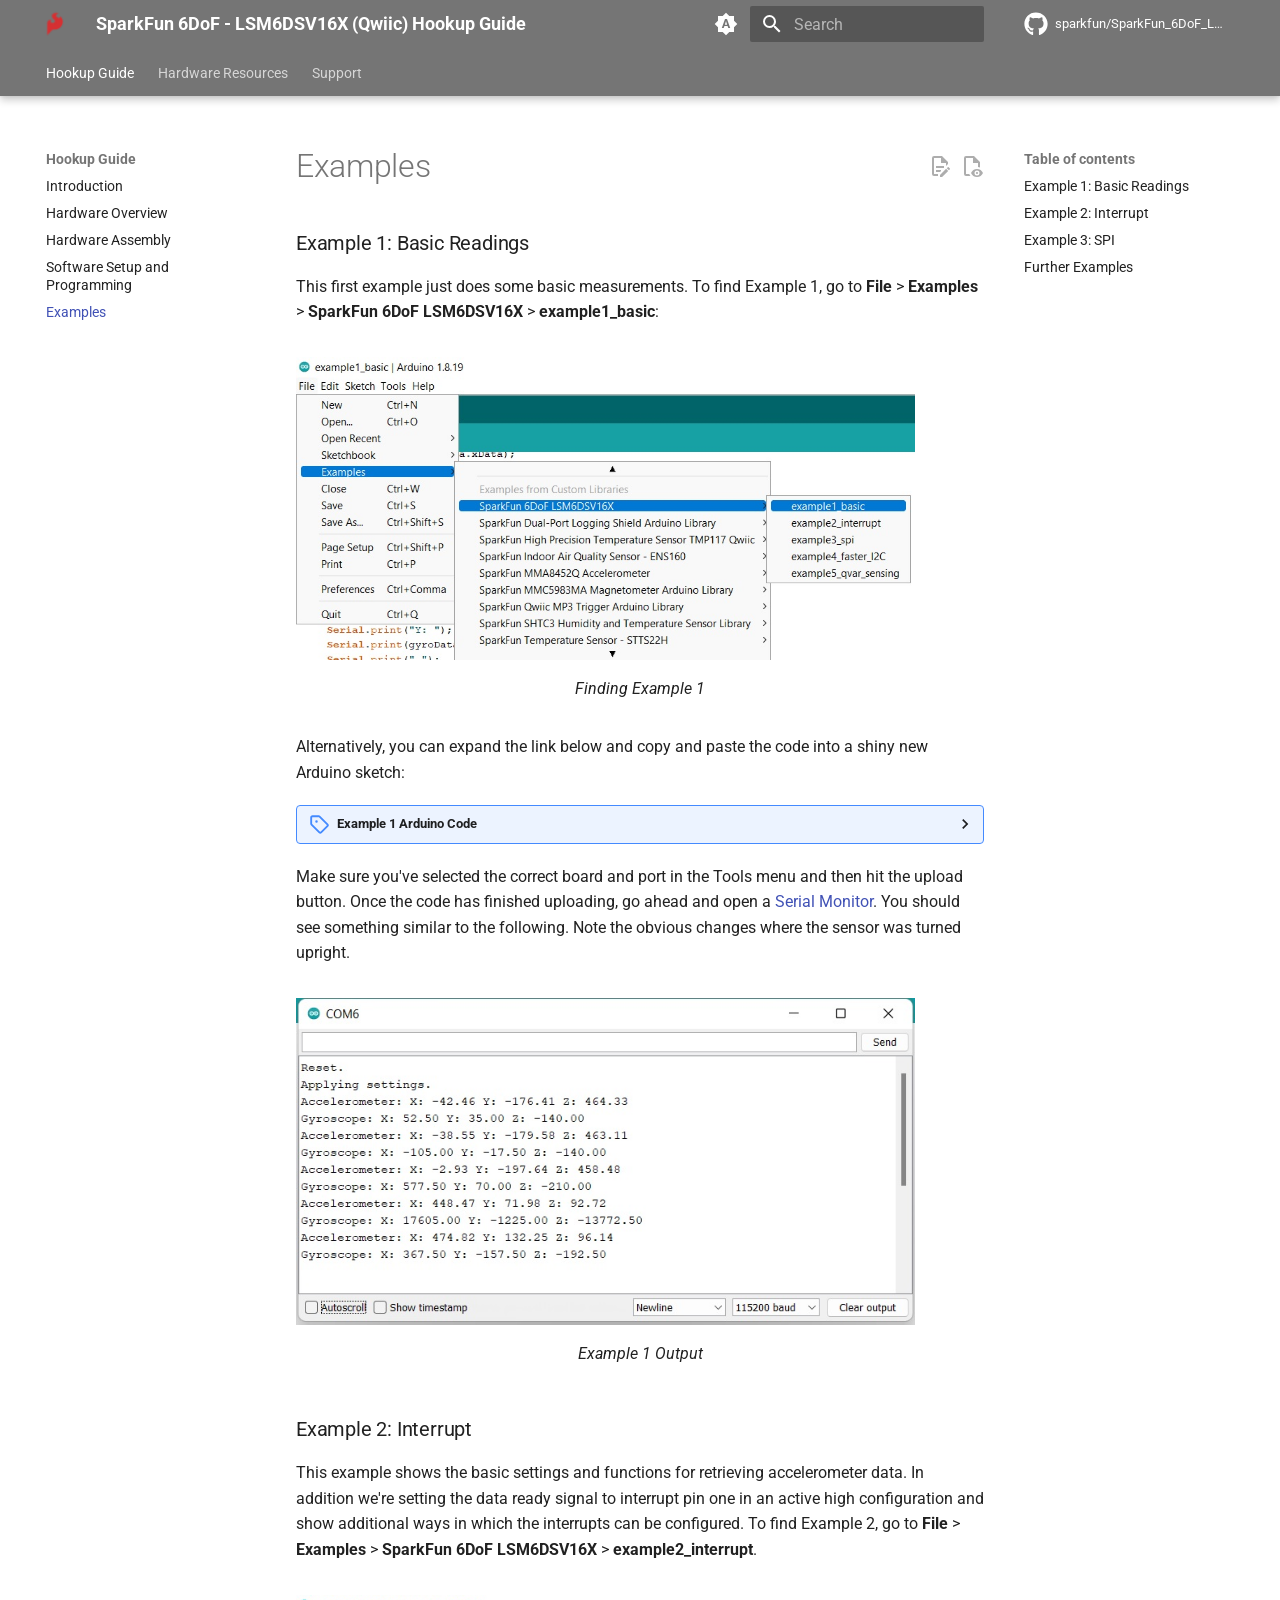
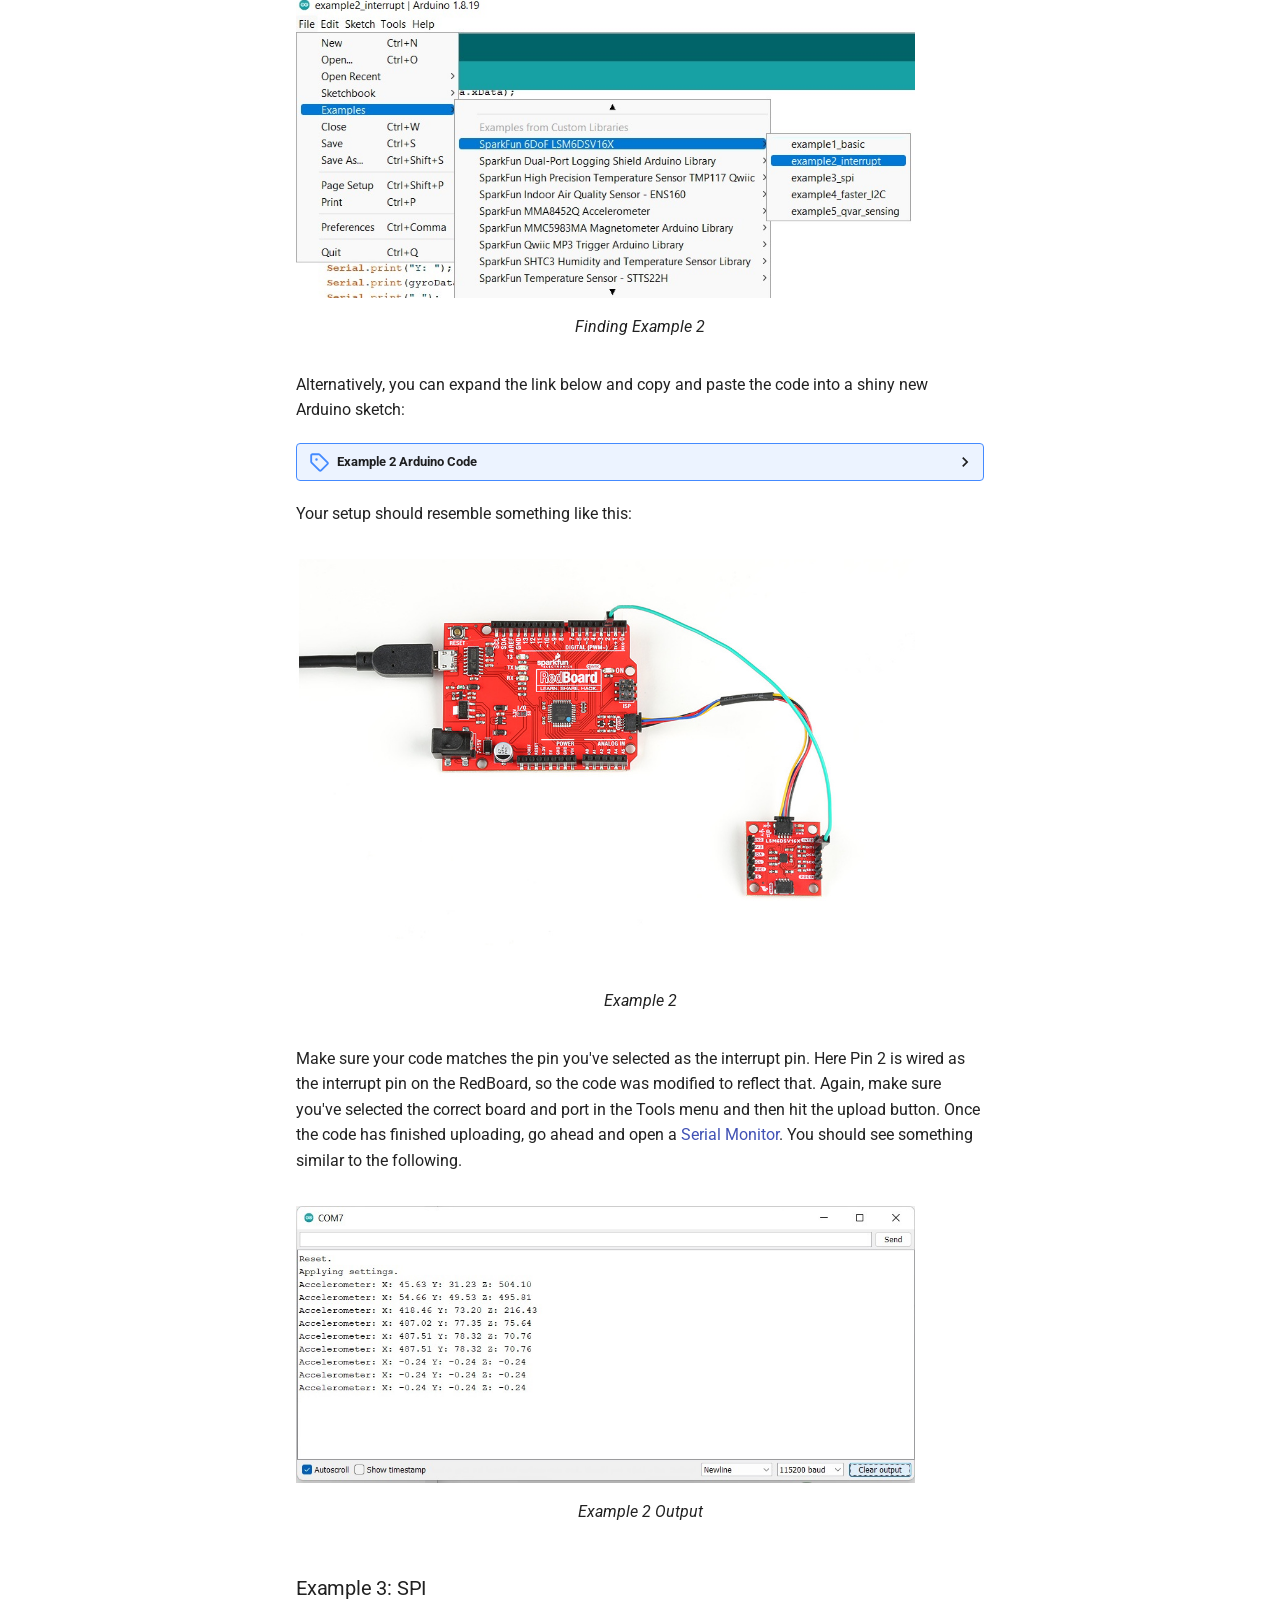
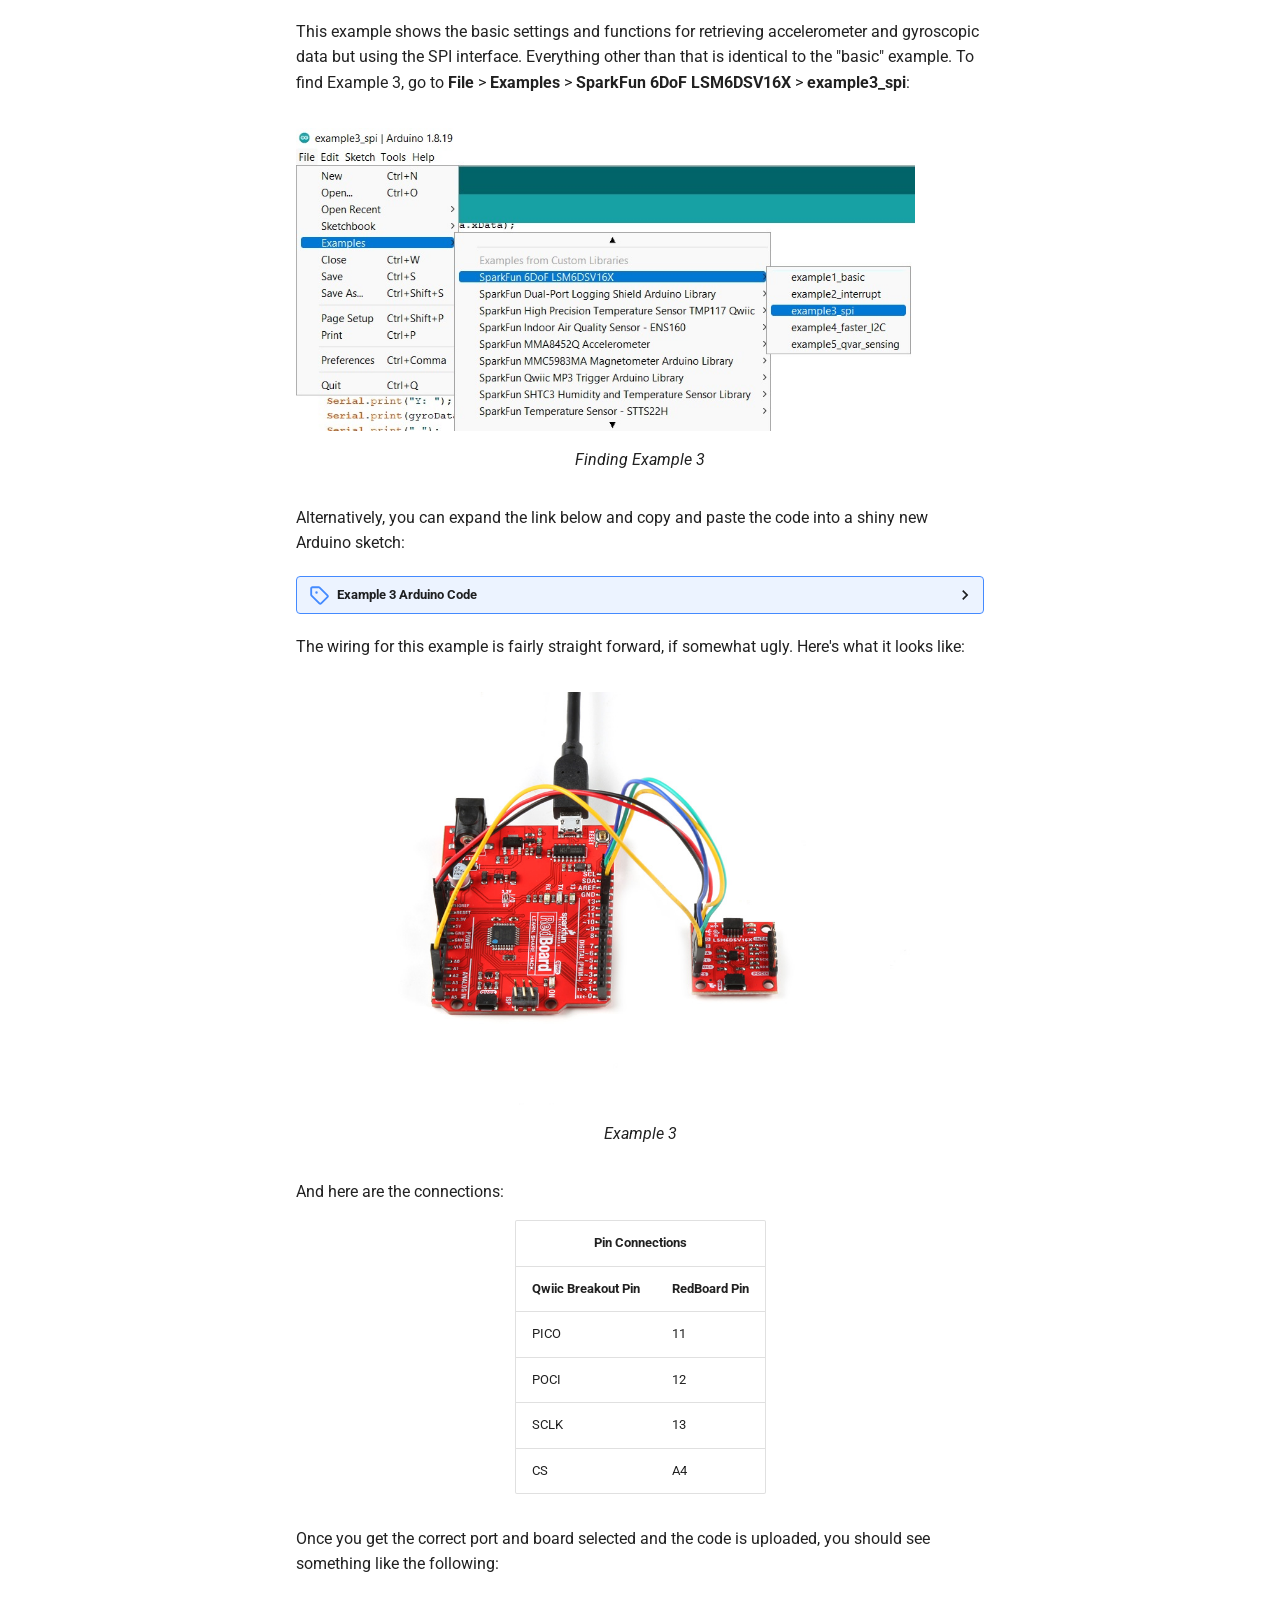
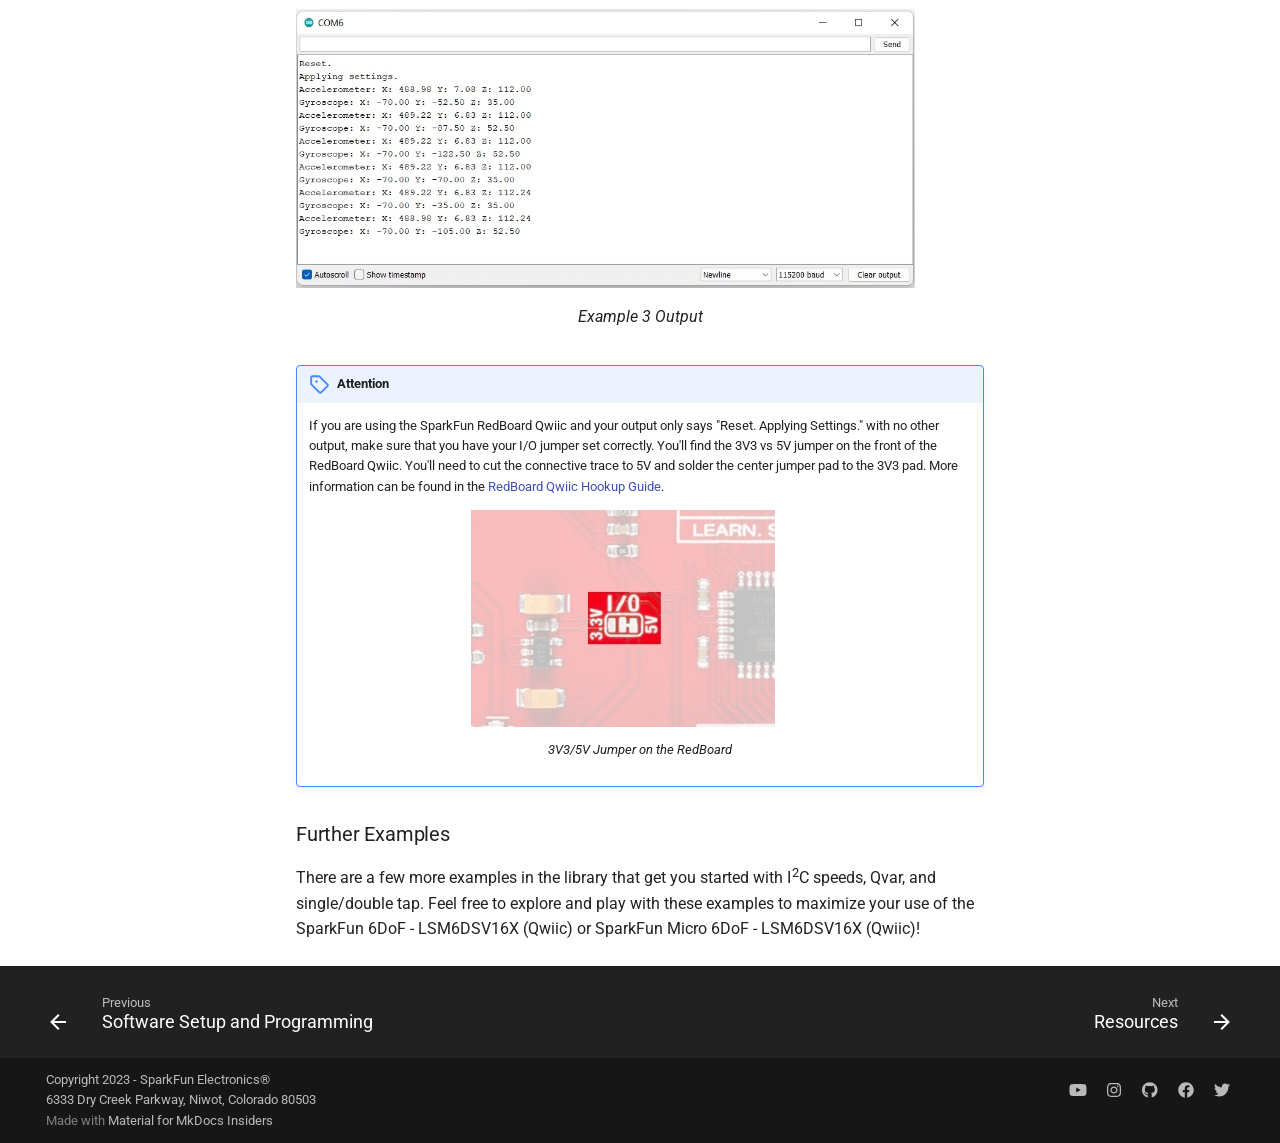
<file: examples/index.html>
<!doctype html>
<html lang="en" class="no-js">
  <head>
    
      <meta charset="utf-8">
      <meta name="viewport" content="width=device-width,initial-scale=1">
      
        <meta name="description" content="A hookup guide for the SparkFun Development Board Board">
      
      
      
        <link rel="canonical" href="https://sparkfun.github.io/SparkFun_6DoF_LSM6DSV16X/examples/">
      
      
        <link rel="prev" href="../software_setup_and_programming/">
      
      
        <link rel="next" href="../resources_and_going_further/">
      
      
        
      
      
      <link rel="icon" href="../assets/favicon.png">
      <meta name="generator" content="mkdocs-1.4.3, mkdocs-material-9.1.15+insiders-4.35.3">
    
    
      
        <title>Examples - SparkFun 6DoF - LSM6DSV16X (Qwiic) Hookup Guide</title>
      
    
    
      <link rel="stylesheet" href="../assets/stylesheets/main.cac7c1ad.min.css">
      
        
        <link rel="stylesheet" href="../assets/stylesheets/palette.ecc776e4.min.css">
      
      
  
  
    
    
  
    
    
  
    
    
  
    
    
  
    
    
  
    
    
  
    
    
  
    
    
  
    
    
  
    
    
  
    
    
  
    
    
  
    
    
  
    
    
  
    
    
  
    
    
  
    
    
  
    
    
  
    
    
  
  
  <style>:root{--md-admonition-icon--note:url('data:image/svg+xml;charset=utf-8,<svg xmlns="http://www.w3.org/2000/svg" viewBox="0 0 16 16"><path d="M1 7.775V2.75C1 1.784 1.784 1 2.75 1h5.025c.464 0 .91.184 1.238.513l6.25 6.25a1.75 1.75 0 0 1 0 2.474l-5.026 5.026a1.75 1.75 0 0 1-2.474 0l-6.25-6.25A1.752 1.752 0 0 1 1 7.775Zm1.5 0c0 .066.026.13.073.177l6.25 6.25a.25.25 0 0 0 .354 0l5.025-5.025a.25.25 0 0 0 0-.354l-6.25-6.25a.25.25 0 0 0-.177-.073H2.75a.25.25 0 0 0-.25.25ZM6 5a1 1 0 1 1 0 2 1 1 0 0 1 0-2Z"/></svg>');--md-admonition-icon--abstract:url('data:image/svg+xml;charset=utf-8,<svg xmlns="http://www.w3.org/2000/svg" viewBox="0 0 16 16"><path d="M2.5 1.75v11.5c0 .138.112.25.25.25h3.17a.75.75 0 0 1 0 1.5H2.75A1.75 1.75 0 0 1 1 13.25V1.75C1 .784 1.784 0 2.75 0h8.5C12.216 0 13 .784 13 1.75v7.736a.75.75 0 0 1-1.5 0V1.75a.25.25 0 0 0-.25-.25h-8.5a.25.25 0 0 0-.25.25Zm13.274 9.537v-.001l-4.557 4.45a.75.75 0 0 1-1.055-.008l-1.943-1.95a.75.75 0 0 1 1.062-1.058l1.419 1.425 4.026-3.932a.75.75 0 1 1 1.048 1.074ZM4.75 4h4.5a.75.75 0 0 1 0 1.5h-4.5a.75.75 0 0 1 0-1.5ZM4 7.75A.75.75 0 0 1 4.75 7h2a.75.75 0 0 1 0 1.5h-2A.75.75 0 0 1 4 7.75Z"/></svg>');--md-admonition-icon--info:url('data:image/svg+xml;charset=utf-8,<svg xmlns="http://www.w3.org/2000/svg" viewBox="0 0 16 16"><path d="M0 8a8 8 0 1 1 16 0A8 8 0 0 1 0 8Zm8-6.5a6.5 6.5 0 1 0 0 13 6.5 6.5 0 0 0 0-13ZM6.5 7.75A.75.75 0 0 1 7.25 7h1a.75.75 0 0 1 .75.75v2.75h.25a.75.75 0 0 1 0 1.5h-2a.75.75 0 0 1 0-1.5h.25v-2h-.25a.75.75 0 0 1-.75-.75ZM8 6a1 1 0 1 1 0-2 1 1 0 0 1 0 2Z"/></svg>');--md-admonition-icon--tip:url('data:image/svg+xml;charset=utf-8,<svg xmlns="http://www.w3.org/2000/svg" viewBox="0 0 24 24"><path d="M16.307 5.476c-.756.134-1.975-.615-2.59-1.362-.755-.922-.66-1.647-.071-2.29.883-.978 2.396-.6 2.396-.6s-2.772-2.432-5.658-.44c-2.571 1.77-1.833 4.183.487 6.288 2.09 1.902.42 3.988-1.686 3.717-1.443-.184-2.034-1.343-1.687-2.054.298-.608 1.335-.982 1.335-.982s-1.19-.484-2.592.044c-1.259.474-2.297 1.515-2.214 4.12V24s1.301-1.604 2.83-3.236c1.714-1.84 2.495-3.084 4.254-2.938 3.328.205 5.735-1.273 7.371-3.645 3.141-4.563.67-9.68-1.43-10.343 0 0 .34 1.438-.745 1.638z"/></svg>');--md-admonition-icon--success:url('data:image/svg+xml;charset=utf-8,<svg xmlns="http://www.w3.org/2000/svg" viewBox="0 0 16 16"><path d="M13.78 4.22a.75.75 0 0 1 0 1.06l-7.25 7.25a.75.75 0 0 1-1.06 0L2.22 9.28a.751.751 0 0 1 .018-1.042.751.751 0 0 1 1.042-.018L6 10.94l6.72-6.72a.75.75 0 0 1 1.06 0Z"/></svg>');--md-admonition-icon--question:url('data:image/svg+xml;charset=utf-8,<svg xmlns="http://www.w3.org/2000/svg" viewBox="0 0 16 16"><path d="M0 8a8 8 0 1 1 16 0A8 8 0 0 1 0 8Zm8-6.5a6.5 6.5 0 1 0 0 13 6.5 6.5 0 0 0 0-13ZM6.92 6.085h.001a.749.749 0 1 1-1.342-.67c.169-.339.436-.701.849-.977C6.845 4.16 7.369 4 8 4a2.756 2.756 0 0 1 1.637.525c.503.377.863.965.863 1.725 0 .448-.115.83-.329 1.15-.205.307-.47.513-.692.662-.109.072-.22.138-.313.195l-.006.004a6.24 6.24 0 0 0-.26.16.952.952 0 0 0-.276.245.75.75 0 0 1-1.248-.832c.184-.264.42-.489.692-.661.103-.067.207-.132.313-.195l.007-.004c.1-.061.182-.11.258-.161a.969.969 0 0 0 .277-.245C8.96 6.514 9 6.427 9 6.25a.612.612 0 0 0-.262-.525A1.27 1.27 0 0 0 8 5.5c-.369 0-.595.09-.74.187a1.01 1.01 0 0 0-.34.398ZM9 11a1 1 0 1 1-2 0 1 1 0 0 1 2 0Z"/></svg>');--md-admonition-icon--warning:url('data:image/svg+xml;charset=utf-8,<svg xmlns="http://www.w3.org/2000/svg" viewBox="0 0 16 16"><path d="M6.457 1.047c.659-1.234 2.427-1.234 3.086 0l6.082 11.378A1.75 1.75 0 0 1 14.082 15H1.918a1.75 1.75 0 0 1-1.543-2.575Zm1.763.707a.25.25 0 0 0-.44 0L1.698 13.132a.25.25 0 0 0 .22.368h12.164a.25.25 0 0 0 .22-.368Zm.53 3.996v2.5a.75.75 0 0 1-1.5 0v-2.5a.75.75 0 0 1 1.5 0ZM9 11a1 1 0 1 1-2 0 1 1 0 0 1 2 0Z"/></svg>');--md-admonition-icon--failure:url('data:image/svg+xml;charset=utf-8,<svg xmlns="http://www.w3.org/2000/svg" viewBox="0 0 16 16"><path d="M2.344 2.343h-.001a8 8 0 0 1 11.314 11.314A8.002 8.002 0 0 1 .234 10.089a8 8 0 0 1 2.11-7.746Zm1.06 10.253a6.5 6.5 0 1 0 9.108-9.275 6.5 6.5 0 0 0-9.108 9.275ZM6.03 4.97 8 6.94l1.97-1.97a.749.749 0 0 1 1.275.326.749.749 0 0 1-.215.734L9.06 8l1.97 1.97a.749.749 0 0 1-.326 1.275.749.749 0 0 1-.734-.215L8 9.06l-1.97 1.97a.749.749 0 0 1-1.275-.326.749.749 0 0 1 .215-.734L6.94 8 4.97 6.03a.751.751 0 0 1 .018-1.042.751.751 0 0 1 1.042-.018Z"/></svg>');--md-admonition-icon--danger:url('data:image/svg+xml;charset=utf-8,<svg xmlns="http://www.w3.org/2000/svg" viewBox="0 0 16 16"><path d="M9.504.43a1.516 1.516 0 0 1 2.437 1.713L10.415 5.5h2.123c1.57 0 2.346 1.909 1.22 3.004l-7.34 7.142a1.249 1.249 0 0 1-.871.354h-.302a1.25 1.25 0 0 1-1.157-1.723L5.633 10.5H3.462c-1.57 0-2.346-1.909-1.22-3.004L9.503.429Zm1.047 1.074L3.286 8.571A.25.25 0 0 0 3.462 9H6.75a.75.75 0 0 1 .694 1.034l-1.713 4.188 6.982-6.793A.25.25 0 0 0 12.538 7H9.25a.75.75 0 0 1-.683-1.06l2.008-4.418.003-.006a.036.036 0 0 0-.004-.009l-.006-.006-.008-.001c-.003 0-.006.002-.009.004Z"/></svg>');--md-admonition-icon--bug:url('data:image/svg+xml;charset=utf-8,<svg xmlns="http://www.w3.org/2000/svg" viewBox="0 0 16 16"><path d="M4.72.22a.75.75 0 0 1 1.06 0l1 .999a3.488 3.488 0 0 1 2.441 0l.999-1a.748.748 0 0 1 1.265.332.75.75 0 0 1-.205.729l-.775.776c.616.63.995 1.493.995 2.444v.327c0 .1-.009.197-.025.292.408.14.764.392 1.029.722l1.968-.787a.75.75 0 0 1 .556 1.392L13 7.258V9h2.25a.75.75 0 0 1 0 1.5H13v.5c0 .409-.049.806-.141 1.186l2.17.868a.75.75 0 0 1-.557 1.392l-2.184-.873A4.997 4.997 0 0 1 8 16a4.997 4.997 0 0 1-4.288-2.427l-2.183.873a.75.75 0 0 1-.558-1.392l2.17-.868A5.036 5.036 0 0 1 3 11v-.5H.75a.75.75 0 0 1 0-1.5H3V7.258L.971 6.446a.75.75 0 0 1 .558-1.392l1.967.787c.265-.33.62-.583 1.03-.722a1.677 1.677 0 0 1-.026-.292V4.5c0-.951.38-1.814.995-2.444L4.72 1.28a.75.75 0 0 1 0-1.06Zm.53 6.28a.75.75 0 0 0-.75.75V11a3.5 3.5 0 1 0 7 0V7.25a.75.75 0 0 0-.75-.75ZM6.173 5h3.654A.172.172 0 0 0 10 4.827V4.5a2 2 0 1 0-4 0v.327c0 .096.077.173.173.173Z"/></svg>');--md-admonition-icon--example:url('data:image/svg+xml;charset=utf-8,<svg xmlns="http://www.w3.org/2000/svg" viewBox="0 0 16 16"><path d="M5 5.782V2.5h-.25a.75.75 0 0 1 0-1.5h6.5a.75.75 0 0 1 0 1.5H11v3.282l3.666 5.76C15.619 13.04 14.543 15 12.767 15H3.233c-1.776 0-2.852-1.96-1.899-3.458Zm-2.4 6.565a.75.75 0 0 0 .633 1.153h9.534a.75.75 0 0 0 .633-1.153L12.225 10.5h-8.45ZM9.5 2.5h-3V6c0 .143-.04.283-.117.403L4.73 9h6.54L9.617 6.403A.746.746 0 0 1 9.5 6Z"/></svg>');--md-admonition-icon--quote:url('data:image/svg+xml;charset=utf-8,<svg xmlns="http://www.w3.org/2000/svg" viewBox="0 0 16 16"><path d="M1.75 2.5h10.5a.75.75 0 0 1 0 1.5H1.75a.75.75 0 0 1 0-1.5Zm4 5h8.5a.75.75 0 0 1 0 1.5h-8.5a.75.75 0 0 1 0-1.5Zm0 5h8.5a.75.75 0 0 1 0 1.5h-8.5a.75.75 0 0 1 0-1.5ZM2.5 7.75v6a.75.75 0 0 1-1.5 0v-6a.75.75 0 0 1 1.5 0Z"/></svg>');--md-admonition-icon--github:url('data:image/svg+xml;charset=utf-8,<svg xmlns="http://www.w3.org/2000/svg" viewBox="0 0 24 24"><path d="M12 .297c-6.63 0-12 5.373-12 12 0 5.303 3.438 9.8 8.205 11.385.6.113.82-.258.82-.577 0-.285-.01-1.04-.015-2.04-3.338.724-4.042-1.61-4.042-1.61C4.422 18.07 3.633 17.7 3.633 17.7c-1.087-.744.084-.729.084-.729 1.205.084 1.838 1.236 1.838 1.236 1.07 1.835 2.809 1.305 3.495.998.108-.776.417-1.305.76-1.605-2.665-.3-5.466-1.332-5.466-5.93 0-1.31.465-2.38 1.235-3.22-.135-.303-.54-1.523.105-3.176 0 0 1.005-.322 3.3 1.23.96-.267 1.98-.399 3-.405 1.02.006 2.04.138 3 .405 2.28-1.552 3.285-1.23 3.285-1.23.645 1.653.24 2.873.12 3.176.765.84 1.23 1.91 1.23 3.22 0 4.61-2.805 5.625-5.475 5.92.42.36.81 1.096.81 2.22 0 1.606-.015 2.896-.015 3.286 0 .315.21.69.825.57C20.565 22.092 24 17.592 24 12.297c0-6.627-5.373-12-12-12"/></svg>');--md-admonition-icon--arduino:url('data:image/svg+xml;charset=utf-8,<svg xmlns="http://www.w3.org/2000/svg" viewBox="0 0 24 24"><path d="M23.82 12a5.78 5.78 0 0 0-5.88-5.67c-.29 0-.6.02-.9.05-2.52.37-4.2 2.18-5.13 3.57-.95-1.39-2.64-3.2-5.14-3.57-.3-.03-.6-.05-.9-.05A5.78 5.78 0 0 0 0 12a5.78 5.78 0 0 0 5.87 5.67c.3 0 .6-.02.92-.06 2.52-.36 4.2-2.17 5.14-3.56.95 1.39 2.63 3.2 5.14 3.57.31.03.6.05.91.05A5.78 5.78 0 0 0 23.82 12zM6.48 15.6c-.2.04-.43.04-.63.04A3.77 3.77 0 0 1 2 11.98a3.78 3.78 0 0 1 3.86-3.66c.2 0 .42.02.63.04 2.37.35 3.82 2.67 4.31 3.62-.5.95-1.95 3.3-4.31 3.62zM13 12c.49-.93 1.94-3.27 4.31-3.62.2-.04.42-.04.62-.04A3.76 3.76 0 0 1 21.8 12a3.78 3.78 0 0 1-3.86 3.66c-.2 0-.42-.02-.62-.04-2.36-.35-3.82-2.69-4.31-3.62zm-8.79.59h3.54v-1.16H4.22v1.16zm14.13 0h1.19v-1.16h-1.2v-1.19H17.2v1.2H16v1.15h1.2v1.18h1.15V12.6zM24 7.06c0 .3-.22.51-.53.51a.51.51 0 0 1-.53-.5c0-.28.24-.52.53-.52.31 0 .53.22.53.51zm-.91 0c0 .22.16.4.4.4.22 0 .38-.18.38-.4s-.16-.4-.38-.4c-.24-.02-.4.16-.4.4zm.3.26h-.1V6.8l.2-.01c.09 0 .14.01.18.03.04.02.06.06.06.11 0 .06-.04.1-.11.11.05.02.07.06.09.13l.03.13h-.12c-.02-.02-.02-.07-.04-.13-.02-.05-.04-.07-.11-.07h-.05l-.02.22zm.02-.3h.06c.07 0 .1-.01.1-.07 0-.05-.03-.07-.1-.07h-.07v.14h.01z"/></svg>');--md-admonition-icon--python:url('data:image/svg+xml;charset=utf-8,<svg xmlns="http://www.w3.org/2000/svg" viewBox="0 0 24 24"><path d="m14.25.18.9.2.73.26.59.3.45.32.34.34.25.34.16.33.1.3.04.26.02.2-.01.13V8.5l-.05.63-.13.55-.21.46-.26.38-.3.31-.33.25-.35.19-.35.14-.33.1-.3.07-.26.04-.21.02H8.77l-.69.05-.59.14-.5.22-.41.27-.33.32-.27.35-.2.36-.15.37-.1.35-.07.32-.04.27-.02.21v3.06H3.17l-.21-.03-.28-.07-.32-.12-.35-.18-.36-.26-.36-.36-.35-.46-.32-.59-.28-.73-.21-.88-.14-1.05-.05-1.23.06-1.22.16-1.04.24-.87.32-.71.36-.57.4-.44.42-.33.42-.24.4-.16.36-.1.32-.05.24-.01h.16l.06.01h8.16v-.83H6.18l-.01-2.75-.02-.37.05-.34.11-.31.17-.28.25-.26.31-.23.38-.2.44-.18.51-.15.58-.12.64-.1.71-.06.77-.04.84-.02 1.27.05zm-6.3 1.98-.23.33-.08.41.08.41.23.34.33.22.41.09.41-.09.33-.22.23-.34.08-.41-.08-.41-.23-.33-.33-.22-.41-.09-.41.09zm13.09 3.95.28.06.32.12.35.18.36.27.36.35.35.47.32.59.28.73.21.88.14 1.04.05 1.23-.06 1.23-.16 1.04-.24.86-.32.71-.36.57-.4.45-.42.33-.42.24-.4.16-.36.09-.32.05-.24.02-.16-.01h-8.22v.82h5.84l.01 2.76.02.36-.05.34-.11.31-.17.29-.25.25-.31.24-.38.2-.44.17-.51.15-.58.13-.64.09-.71.07-.77.04-.84.01-1.27-.04-1.07-.14-.9-.2-.73-.25-.59-.3-.45-.33-.34-.34-.25-.34-.16-.33-.1-.3-.04-.25-.02-.2.01-.13v-5.34l.05-.64.13-.54.21-.46.26-.38.3-.32.33-.24.35-.2.35-.14.33-.1.3-.06.26-.04.21-.02.13-.01h5.84l.69-.05.59-.14.5-.21.41-.28.33-.32.27-.35.2-.36.15-.36.1-.35.07-.32.04-.28.02-.21V6.07h2.09l.14.01zm-6.47 14.25-.23.33-.08.41.08.41.23.33.33.23.41.08.41-.08.33-.23.23-.33.08-.41-.08-.41-.23-.33-.33-.23-.41-.08-.41.08z"/></svg>');--md-admonition-icon--code:url('data:image/svg+xml;charset=utf-8,<svg xmlns="http://www.w3.org/2000/svg" viewBox="0 0 384 512"><!--! Font Awesome Free 6.4.0 by @fontawesome - https://fontawesome.com License - https://fontawesome.com/license/free (Icons: CC BY 4.0, Fonts: SIL OFL 1.1, Code: MIT License) Copyright 2023 Fonticons, Inc.--><path d="M64 464c-8.8 0-16-7.2-16-16V64c0-8.8 7.2-16 16-16h160v80c0 17.7 14.3 32 32 32h80v288c0 8.8-7.2 16-16 16H64zM64 0C28.7 0 0 28.7 0 64v384c0 35.3 28.7 64 64 64h256c35.3 0 64-28.7 64-64V154.5c0-17-6.7-33.3-18.7-45.3l-90.6-90.5C262.7 6.7 246.5 0 229.5 0H64zm97 289c9.4-9.4 9.4-24.6 0-33.9s-24.6-9.4-33.9 0L79 303c-9.4 9.4-9.4 24.6 0 33.9l48 48c9.4 9.4 24.6 9.4 33.9 0s9.4-24.6 0-33.9l-31-31 31-31zm96-34c-9.4-9.4-24.6-9.4-33.9 0s-9.4 24.6 0 33.9l31 31-31 31c-9.4 9.4-9.4 24.6 0 33.9s24.6 9.4 33.9 0l48-48c9.4-9.4 9.4-24.6 0-33.9l-48-48z"/></svg>');--md-admonition-icon--terminal:url('data:image/svg+xml;charset=utf-8,<svg xmlns="http://www.w3.org/2000/svg" viewBox="0 0 16 16"><path d="M0 2.75C0 1.784.784 1 1.75 1h12.5c.966 0 1.75.784 1.75 1.75v10.5A1.75 1.75 0 0 1 14.25 15H1.75A1.75 1.75 0 0 1 0 13.25Zm1.75-.25a.25.25 0 0 0-.25.25v10.5c0 .138.112.25.25.25h12.5a.25.25 0 0 0 .25-.25V2.75a.25.25 0 0 0-.25-.25ZM7.25 8a.749.749 0 0 1-.22.53l-2.25 2.25a.749.749 0 0 1-1.275-.326.749.749 0 0 1 .215-.734L5.44 8 3.72 6.28a.749.749 0 0 1 .326-1.275.749.749 0 0 1 .734.215l2.25 2.25c.141.14.22.331.22.53Zm1.5 1.5h3a.75.75 0 0 1 0 1.5h-3a.75.75 0 0 1 0-1.5Z"/></svg>');--md-admonition-icon--serial:url('data:image/svg+xml;charset=utf-8,<svg xmlns="http://www.w3.org/2000/svg" viewBox="0 0 576 512"><!--! Font Awesome Free 6.4.0 by @fontawesome - https://fontawesome.com License - https://fontawesome.com/license/free (Icons: CC BY 4.0, Fonts: SIL OFL 1.1, Code: MIT License) Copyright 2023 Fonticons, Inc.--><path d="M64 0C28.7 0 0 28.7 0 64v288c0 35.3 28.7 64 64 64h176l-10.7 32H160c-17.7 0-32 14.3-32 32s14.3 32 32 32h256c17.7 0 32-14.3 32-32s-14.3-32-32-32h-69.3L336 416h176c35.3 0 64-28.7 64-64V64c0-35.3-28.7-64-64-64H64zm448 64v288H64V64h448z"/></svg>');--md-admonition-icon--link:url('data:image/svg+xml;charset=utf-8,<svg xmlns="http://www.w3.org/2000/svg" viewBox="0 0 16 16"><path d="m7.775 3.275 1.25-1.25a3.5 3.5 0 1 1 4.95 4.95l-2.5 2.5a3.5 3.5 0 0 1-4.95 0 .751.751 0 0 1 .018-1.042.751.751 0 0 1 1.042-.018 1.998 1.998 0 0 0 2.83 0l2.5-2.5a2.002 2.002 0 0 0-2.83-2.83l-1.25 1.25a.751.751 0 0 1-1.042-.018.751.751 0 0 1-.018-1.042Zm-4.69 9.64a1.998 1.998 0 0 0 2.83 0l1.25-1.25a.751.751 0 0 1 1.042.018.751.751 0 0 1 .018 1.042l-1.25 1.25a3.5 3.5 0 1 1-4.95-4.95l2.5-2.5a3.5 3.5 0 0 1 4.95 0 .751.751 0 0 1-.018 1.042.751.751 0 0 1-1.042.018 1.998 1.998 0 0 0-2.83 0l-2.5 2.5a1.998 1.998 0 0 0 0 2.83Z"/></svg>');}</style>


    
    
    
      
        
        
        <link rel="preconnect" href="https://fonts.gstatic.com" crossorigin>
        <link rel="stylesheet" href="https://fonts.googleapis.com/css?family=Roboto:300,300i,400,400i,700,700i%7CRoboto+Mono:400,400i,700,700i&display=fallback">
        <style>:root{--md-text-font:"Roboto";--md-code-font:"Roboto Mono"}</style>
      
    
    
      <link rel="stylesheet" href="../overrides/extra.css">
    
    <script>__md_scope=new URL("..",location),__md_hash=e=>[...e].reduce((e,_)=>(e<<5)-e+_.charCodeAt(0),0),__md_get=(e,_=localStorage,t=__md_scope)=>JSON.parse(_.getItem(t.pathname+"."+e)),__md_set=(e,_,t=localStorage,a=__md_scope)=>{try{t.setItem(a.pathname+"."+e,JSON.stringify(_))}catch(e){}}</script>
    
      

    
    
  </head>
  
  
    
    
      
    
    
    
    
    <body dir="ltr" data-md-color-scheme="default" data-md-color-primary="grey" data-md-color-accent="red">
  
    
    <input class="md-toggle" data-md-toggle="drawer" type="checkbox" id="__drawer" autocomplete="off">
    <input class="md-toggle" data-md-toggle="search" type="checkbox" id="__search" autocomplete="off">
    <label class="md-overlay" for="__drawer"></label>
    <div data-md-component="skip">
      
        
        <a href="#example-1-basic-readings" class="md-skip">
          Skip to content
        </a>
      
    </div>
    <div data-md-component="announce">
      
    </div>
    
    
      

  

<header class="md-header md-header--shadow md-header--lifted" data-md-component="header">
  <nav class="md-header__inner md-grid" aria-label="Header">
    <a href=".." title="SparkFun 6DoF - LSM6DSV16X (Qwiic) Hookup Guide" class="md-header__button md-logo" aria-label="SparkFun 6DoF - LSM6DSV16X (Qwiic) Hookup Guide" data-md-component="logo">
      
  <img src="../assets/sfe_logo_sm.png" alt="logo">

    </a>
    <label class="md-header__button md-icon" for="__drawer">
      <svg xmlns="http://www.w3.org/2000/svg" viewBox="0 0 24 24"><path d="M3 6h18v2H3V6m0 5h18v2H3v-2m0 5h18v2H3v-2Z"/></svg>
    </label>
    <div class="md-header__title" data-md-component="header-title">
      <div class="md-header__ellipsis">
        <div class="md-header__topic">
          <span class="md-ellipsis">
            SparkFun 6DoF - LSM6DSV16X (Qwiic) Hookup Guide
          </span>
        </div>
        <div class="md-header__topic" data-md-component="header-topic">
          <span class="md-ellipsis">
            
              Examples
            
          </span>
        </div>
      </div>
    </div>
    
      
        <form class="md-header__option" data-md-component="palette">
          
            
            
            
            <input class="md-option" data-md-color-media="(prefers-color-scheme)" data-md-color-scheme="default" data-md-color-primary="grey" data-md-color-accent="red"  aria-label="Switch to dark mode"  type="radio" name="__palette" id="__palette_0">
            
              <label class="md-header__button md-icon" title="Switch to dark mode" for="__palette_1" hidden>
                <svg xmlns="http://www.w3.org/2000/svg" viewBox="0 0 24 24"><path d="m14.3 16-.7-2h-3.2l-.7 2H7.8L11 7h2l3.2 9h-1.9M20 8.69V4h-4.69L12 .69 8.69 4H4v4.69L.69 12 4 15.31V20h4.69L12 23.31 15.31 20H20v-4.69L23.31 12 20 8.69m-9.15 3.96h2.3L12 9l-1.15 3.65Z"/></svg>
              </label>
            
          
            
            
            
            <input class="md-option" data-md-color-media="(prefers-color-scheme: light)" data-md-color-scheme="default" data-md-color-primary="grey" data-md-color-accent="red"  aria-label="Switch to system preference"  type="radio" name="__palette" id="__palette_1">
            
              <label class="md-header__button md-icon" title="Switch to system preference" for="__palette_2" hidden>
                <svg xmlns="http://www.w3.org/2000/svg" viewBox="0 0 24 24"><path d="M12 8a4 4 0 0 0-4 4 4 4 0 0 0 4 4 4 4 0 0 0 4-4 4 4 0 0 0-4-4m0 10a6 6 0 0 1-6-6 6 6 0 0 1 6-6 6 6 0 0 1 6 6 6 6 0 0 1-6 6m8-9.31V4h-4.69L12 .69 8.69 4H4v4.69L.69 12 4 15.31V20h4.69L12 23.31 15.31 20H20v-4.69L23.31 12 20 8.69Z"/></svg>
              </label>
            
          
            
            
            
            <input class="md-option" data-md-color-media="(prefers-color-scheme: dark)" data-md-color-scheme="slate" data-md-color-primary="grey" data-md-color-accent="red"  aria-label="Switch to light mode"  type="radio" name="__palette" id="__palette_2">
            
              <label class="md-header__button md-icon" title="Switch to light mode" for="__palette_0" hidden>
                <svg xmlns="http://www.w3.org/2000/svg" viewBox="0 0 24 24"><path d="m17.75 4.09-2.53 1.94.91 3.06-2.63-1.81-2.63 1.81.91-3.06-2.53-1.94L12.44 4l1.06-3 1.06 3 3.19.09m3.5 6.91-1.64 1.25.59 1.98-1.7-1.17-1.7 1.17.59-1.98L15.75 11l2.06-.05L18.5 9l.69 1.95 2.06.05m-2.28 4.95c.83-.08 1.72 1.1 1.19 1.85-.32.45-.66.87-1.08 1.27C15.17 23 8.84 23 4.94 19.07c-3.91-3.9-3.91-10.24 0-14.14.4-.4.82-.76 1.27-1.08.75-.53 1.93.36 1.85 1.19-.27 2.86.69 5.83 2.89 8.02a9.96 9.96 0 0 0 8.02 2.89m-1.64 2.02a12.08 12.08 0 0 1-7.8-3.47c-2.17-2.19-3.33-5-3.49-7.82-2.81 3.14-2.7 7.96.31 10.98 3.02 3.01 7.84 3.12 10.98.31Z"/></svg>
              </label>
            
          
        </form>
      
    
    
      <script>var media,input,key,value,palette=__md_get("__palette");if(palette&&palette.color){"(prefers-color-scheme)"===palette.color.media&&(media=matchMedia("(prefers-color-scheme: light)"),input=document.querySelector(media.matches?"[data-md-color-media='(prefers-color-scheme: light)']":"[data-md-color-media='(prefers-color-scheme: dark)']"),palette.color.media=input.getAttribute("data-md-color-media"),palette.color.scheme=input.getAttribute("data-md-color-scheme"),palette.color.primary=input.getAttribute("data-md-color-primary"),palette.color.accent=input.getAttribute("data-md-color-accent"));for([key,value]of Object.entries(palette.color))document.body.setAttribute("data-md-color-"+key,value)}</script>
    
    
    
      <label class="md-header__button md-icon" for="__search">
        <svg xmlns="http://www.w3.org/2000/svg" viewBox="0 0 24 24"><path d="M9.5 3A6.5 6.5 0 0 1 16 9.5c0 1.61-.59 3.09-1.56 4.23l.27.27h.79l5 5-1.5 1.5-5-5v-.79l-.27-.27A6.516 6.516 0 0 1 9.5 16 6.5 6.5 0 0 1 3 9.5 6.5 6.5 0 0 1 9.5 3m0 2C7 5 5 7 5 9.5S7 14 9.5 14 14 12 14 9.5 12 5 9.5 5Z"/></svg>
      </label>
      <div class="md-search" data-md-component="search" role="dialog">
  <label class="md-search__overlay" for="__search"></label>
  <div class="md-search__inner" role="search">
    <form class="md-search__form" name="search">
      <input type="text" class="md-search__input" name="query" aria-label="Search" placeholder="Search" autocapitalize="off" autocorrect="off" autocomplete="off" spellcheck="false" data-md-component="search-query" required>
      <label class="md-search__icon md-icon" for="__search">
        <svg xmlns="http://www.w3.org/2000/svg" viewBox="0 0 24 24"><path d="M9.5 3A6.5 6.5 0 0 1 16 9.5c0 1.61-.59 3.09-1.56 4.23l.27.27h.79l5 5-1.5 1.5-5-5v-.79l-.27-.27A6.516 6.516 0 0 1 9.5 16 6.5 6.5 0 0 1 3 9.5 6.5 6.5 0 0 1 9.5 3m0 2C7 5 5 7 5 9.5S7 14 9.5 14 14 12 14 9.5 12 5 9.5 5Z"/></svg>
        <svg xmlns="http://www.w3.org/2000/svg" viewBox="0 0 24 24"><path d="M20 11v2H8l5.5 5.5-1.42 1.42L4.16 12l7.92-7.92L13.5 5.5 8 11h12Z"/></svg>
      </label>
      <nav class="md-search__options" aria-label="Search">
        
        <button type="reset" class="md-search__icon md-icon" title="Clear" aria-label="Clear" tabindex="-1">
          <svg xmlns="http://www.w3.org/2000/svg" viewBox="0 0 24 24"><path d="M19 6.41 17.59 5 12 10.59 6.41 5 5 6.41 10.59 12 5 17.59 6.41 19 12 13.41 17.59 19 19 17.59 13.41 12 19 6.41Z"/></svg>
        </button>
      </nav>
      
    </form>
    <div class="md-search__output">
      <div class="md-search__scrollwrap" data-md-scrollfix>
        <div class="md-search-result" data-md-component="search-result">
          <div class="md-search-result__meta">
            Initializing search
          </div>
          <ol class="md-search-result__list" role="presentation"></ol>
        </div>
      </div>
    </div>
  </div>
</div>
    
    
      <div class="md-header__source">
        <a href="https://github.com/sparkfun/SparkFun_6DoF_LSM6DSV16X" title="Go to repository" class="md-source" data-md-component="source">
  <div class="md-source__icon md-icon">
    
    <svg xmlns="http://www.w3.org/2000/svg" viewBox="0 0 496 512"><!--! Font Awesome Free 6.4.0 by @fontawesome - https://fontawesome.com License - https://fontawesome.com/license/free (Icons: CC BY 4.0, Fonts: SIL OFL 1.1, Code: MIT License) Copyright 2023 Fonticons, Inc.--><path d="M165.9 397.4c0 2-2.3 3.6-5.2 3.6-3.3.3-5.6-1.3-5.6-3.6 0-2 2.3-3.6 5.2-3.6 3-.3 5.6 1.3 5.6 3.6zm-31.1-4.5c-.7 2 1.3 4.3 4.3 4.9 2.6 1 5.6 0 6.2-2s-1.3-4.3-4.3-5.2c-2.6-.7-5.5.3-6.2 2.3zm44.2-1.7c-2.9.7-4.9 2.6-4.6 4.9.3 2 2.9 3.3 5.9 2.6 2.9-.7 4.9-2.6 4.6-4.6-.3-1.9-3-3.2-5.9-2.9zM244.8 8C106.1 8 0 113.3 0 252c0 110.9 69.8 205.8 169.5 239.2 12.8 2.3 17.3-5.6 17.3-12.1 0-6.2-.3-40.4-.3-61.4 0 0-70 15-84.7-29.8 0 0-11.4-29.1-27.8-36.6 0 0-22.9-15.7 1.6-15.4 0 0 24.9 2 38.6 25.8 21.9 38.6 58.6 27.5 72.9 20.9 2.3-16 8.8-27.1 16-33.7-55.9-6.2-112.3-14.3-112.3-110.5 0-27.5 7.6-41.3 23.6-58.9-2.6-6.5-11.1-33.3 2.6-67.9 20.9-6.5 69 27 69 27 20-5.6 41.5-8.5 62.8-8.5s42.8 2.9 62.8 8.5c0 0 48.1-33.6 69-27 13.7 34.7 5.2 61.4 2.6 67.9 16 17.7 25.8 31.5 25.8 58.9 0 96.5-58.9 104.2-114.8 110.5 9.2 7.9 17 22.9 17 46.4 0 33.7-.3 75.4-.3 83.6 0 6.5 4.6 14.4 17.3 12.1C428.2 457.8 496 362.9 496 252 496 113.3 383.5 8 244.8 8zM97.2 352.9c-1.3 1-1 3.3.7 5.2 1.6 1.6 3.9 2.3 5.2 1 1.3-1 1-3.3-.7-5.2-1.6-1.6-3.9-2.3-5.2-1zm-10.8-8.1c-.7 1.3.3 2.9 2.3 3.9 1.6 1 3.6.7 4.3-.7.7-1.3-.3-2.9-2.3-3.9-2-.6-3.6-.3-4.3.7zm32.4 35.6c-1.6 1.3-1 4.3 1.3 6.2 2.3 2.3 5.2 2.6 6.5 1 1.3-1.3.7-4.3-1.3-6.2-2.2-2.3-5.2-2.6-6.5-1zm-11.4-14.7c-1.6 1-1.6 3.6 0 5.9 1.6 2.3 4.3 3.3 5.6 2.3 1.6-1.3 1.6-3.9 0-6.2-1.4-2.3-4-3.3-5.6-2z"/></svg>
  </div>
  <div class="md-source__repository">
    sparkfun/SparkFun_6DoF_LSM6DSV16X/
  </div>
</a>
      </div>
    
  </nav>
  
    
      
<nav class="md-tabs" aria-label="Tabs" data-md-component="tabs">
  <div class="md-grid">
    <ul class="md-tabs__list">
      
        
  
  
    
  
  
    
    
      <li class="md-tabs__item">
        <a href=".." class="md-tabs__link md-tabs__link--active">
          
  
  Hookup Guide

        </a>
      </li>
    
  

      
        
  
  
  
    
    
      <li class="md-tabs__item">
        <a href="../resources_and_going_further/" class="md-tabs__link">
          
  
  Hardware Resources

        </a>
      </li>
    
  

      
        
  
  
  
    
    
      <li class="md-tabs__item">
        <a href="../troubleshooting/" class="md-tabs__link">
          
  
  Support

        </a>
      </li>
    
  

      
    </ul>
  </div>
</nav>
    
  
</header>
    
    <div class="md-container" data-md-component="container">
      
      
        
      
      <main class="md-main" data-md-component="main">
        <div class="md-main__inner md-grid">
          
            
              
              <div class="md-sidebar md-sidebar--primary" data-md-component="sidebar" data-md-type="navigation" >
                <div class="md-sidebar__scrollwrap">
                  <div class="md-sidebar__inner">
                    


  


<nav class="md-nav md-nav--primary md-nav--lifted" aria-label="Navigation" data-md-level="0">
  <label class="md-nav__title" for="__drawer">
    <a href=".." title="SparkFun 6DoF - LSM6DSV16X (Qwiic) Hookup Guide" class="md-nav__button md-logo" aria-label="SparkFun 6DoF - LSM6DSV16X (Qwiic) Hookup Guide" data-md-component="logo">
      
  <img src="../assets/sfe_logo_sm.png" alt="logo">

    </a>
    SparkFun 6DoF - LSM6DSV16X (Qwiic) Hookup Guide
  </label>
  
    <div class="md-nav__source">
      <a href="https://github.com/sparkfun/SparkFun_6DoF_LSM6DSV16X" title="Go to repository" class="md-source" data-md-component="source">
  <div class="md-source__icon md-icon">
    
    <svg xmlns="http://www.w3.org/2000/svg" viewBox="0 0 496 512"><!--! Font Awesome Free 6.4.0 by @fontawesome - https://fontawesome.com License - https://fontawesome.com/license/free (Icons: CC BY 4.0, Fonts: SIL OFL 1.1, Code: MIT License) Copyright 2023 Fonticons, Inc.--><path d="M165.9 397.4c0 2-2.3 3.6-5.2 3.6-3.3.3-5.6-1.3-5.6-3.6 0-2 2.3-3.6 5.2-3.6 3-.3 5.6 1.3 5.6 3.6zm-31.1-4.5c-.7 2 1.3 4.3 4.3 4.9 2.6 1 5.6 0 6.2-2s-1.3-4.3-4.3-5.2c-2.6-.7-5.5.3-6.2 2.3zm44.2-1.7c-2.9.7-4.9 2.6-4.6 4.9.3 2 2.9 3.3 5.9 2.6 2.9-.7 4.9-2.6 4.6-4.6-.3-1.9-3-3.2-5.9-2.9zM244.8 8C106.1 8 0 113.3 0 252c0 110.9 69.8 205.8 169.5 239.2 12.8 2.3 17.3-5.6 17.3-12.1 0-6.2-.3-40.4-.3-61.4 0 0-70 15-84.7-29.8 0 0-11.4-29.1-27.8-36.6 0 0-22.9-15.7 1.6-15.4 0 0 24.9 2 38.6 25.8 21.9 38.6 58.6 27.5 72.9 20.9 2.3-16 8.8-27.1 16-33.7-55.9-6.2-112.3-14.3-112.3-110.5 0-27.5 7.6-41.3 23.6-58.9-2.6-6.5-11.1-33.3 2.6-67.9 20.9-6.5 69 27 69 27 20-5.6 41.5-8.5 62.8-8.5s42.8 2.9 62.8 8.5c0 0 48.1-33.6 69-27 13.7 34.7 5.2 61.4 2.6 67.9 16 17.7 25.8 31.5 25.8 58.9 0 96.5-58.9 104.2-114.8 110.5 9.2 7.9 17 22.9 17 46.4 0 33.7-.3 75.4-.3 83.6 0 6.5 4.6 14.4 17.3 12.1C428.2 457.8 496 362.9 496 252 496 113.3 383.5 8 244.8 8zM97.2 352.9c-1.3 1-1 3.3.7 5.2 1.6 1.6 3.9 2.3 5.2 1 1.3-1 1-3.3-.7-5.2-1.6-1.6-3.9-2.3-5.2-1zm-10.8-8.1c-.7 1.3.3 2.9 2.3 3.9 1.6 1 3.6.7 4.3-.7.7-1.3-.3-2.9-2.3-3.9-2-.6-3.6-.3-4.3.7zm32.4 35.6c-1.6 1.3-1 4.3 1.3 6.2 2.3 2.3 5.2 2.6 6.5 1 1.3-1.3.7-4.3-1.3-6.2-2.2-2.3-5.2-2.6-6.5-1zm-11.4-14.7c-1.6 1-1.6 3.6 0 5.9 1.6 2.3 4.3 3.3 5.6 2.3 1.6-1.3 1.6-3.9 0-6.2-1.4-2.3-4-3.3-5.6-2z"/></svg>
  </div>
  <div class="md-source__repository">
    sparkfun/SparkFun_6DoF_LSM6DSV16X/
  </div>
</a>
    </div>
  
  <ul class="md-nav__list" data-md-scrollfix>
    
      
      
  
  
    
  
  
    
    
    
    <li class="md-nav__item md-nav__item--active md-nav__item--nested">
      
        
        
        
        
        <input class="md-nav__toggle md-toggle " type="checkbox" id="__nav_1" checked>
        
          <label class="md-nav__link" for="__nav_1" id="__nav_1_label" tabindex="0">
            
  
  <span class="md-ellipsis">
    
  
    Hookup Guide
  

    
  </span>
  
  

            <span class="md-nav__icon md-icon"></span>
          </label>
        
        <nav class="md-nav" data-md-level="1" aria-labelledby="__nav_1_label" aria-expanded="true">
          <label class="md-nav__title" for="__nav_1">
            <span class="md-nav__icon md-icon"></span>
            
  
    Hookup Guide
  

          </label>
          <ul class="md-nav__list" data-md-scrollfix>
            
              
                
  
  
  
    <li class="md-nav__item">
      <a href=".." class="md-nav__link">
        
  
  <span class="md-ellipsis">
    
  
    Introduction
  

    
  </span>
  
  

      </a>
    </li>
  

              
            
              
                
  
  
  
    <li class="md-nav__item">
      <a href="../hardware_overview/" class="md-nav__link">
        
  
  <span class="md-ellipsis">
    
  
    Hardware Overview
  

    
  </span>
  
  

      </a>
    </li>
  

              
            
              
                
  
  
  
    <li class="md-nav__item">
      <a href="../hardware_assembly/" class="md-nav__link">
        
  
  <span class="md-ellipsis">
    
  
    Hardware Assembly
  

    
  </span>
  
  

      </a>
    </li>
  

              
            
              
                
  
  
  
    <li class="md-nav__item">
      <a href="../software_setup_and_programming/" class="md-nav__link">
        
  
  <span class="md-ellipsis">
    
  
    Software Setup and Programming
  

    
  </span>
  
  

      </a>
    </li>
  

              
            
              
                
  
  
    
  
  
    <li class="md-nav__item md-nav__item--active">
      
      <input class="md-nav__toggle md-toggle" type="checkbox" id="__toc">
      
      
      
        <label class="md-nav__link md-nav__link--active" for="__toc">
          
  
  <span class="md-ellipsis">
    
  
    Examples
  

    
  </span>
  
  

          <span class="md-nav__icon md-icon"></span>
        </label>
      
      <a href="./" class="md-nav__link md-nav__link--active">
        
  
  <span class="md-ellipsis">
    
  
    Examples
  

    
  </span>
  
  

      </a>
      
        

<nav class="md-nav md-nav--secondary" aria-label="Table of contents">
  
  
  
  
    <label class="md-nav__title" for="__toc">
      <span class="md-nav__icon md-icon"></span>
      Table of contents
    </label>
    <ul class="md-nav__list" data-md-component="toc" data-md-scrollfix>
      
        <li class="md-nav__item">
  <a href="#example-1-basic-readings" class="md-nav__link">
    <span class="md-ellipsis">
      
        Example 1: Basic Readings
      
    </span>
  </a>
  
</li>
      
        <li class="md-nav__item">
  <a href="#example-2-interrupt" class="md-nav__link">
    <span class="md-ellipsis">
      
        Example 2: Interrupt
      
    </span>
  </a>
  
</li>
      
        <li class="md-nav__item">
  <a href="#example-3-spi" class="md-nav__link">
    <span class="md-ellipsis">
      
        Example 3: SPI
      
    </span>
  </a>
  
</li>
      
        <li class="md-nav__item">
  <a href="#further-examples" class="md-nav__link">
    <span class="md-ellipsis">
      
        Further Examples
      
    </span>
  </a>
  
</li>
      
    </ul>
  
</nav>
      
    </li>
  

              
            
          </ul>
        </nav>
      
    </li>
  

    
      
      
  
  
  
    
    
    
    <li class="md-nav__item md-nav__item--nested">
      
        
        
        
        
        <input class="md-nav__toggle md-toggle " type="checkbox" id="__nav_2" >
        
          <label class="md-nav__link" for="__nav_2" id="__nav_2_label" tabindex="0">
            
  
  <span class="md-ellipsis">
    
  
    Hardware Resources
  

    
  </span>
  
  

            <span class="md-nav__icon md-icon"></span>
          </label>
        
        <nav class="md-nav" data-md-level="1" aria-labelledby="__nav_2_label" aria-expanded="false">
          <label class="md-nav__title" for="__nav_2">
            <span class="md-nav__icon md-icon"></span>
            
  
    Hardware Resources
  

          </label>
          <ul class="md-nav__list" data-md-scrollfix>
            
              
                
  
  
  
    <li class="md-nav__item">
      <a href="../resources_and_going_further/" class="md-nav__link">
        
  
  <span class="md-ellipsis">
    
  
    Resources
  

    
  </span>
  
  

      </a>
    </li>
  

              
            
          </ul>
        </nav>
      
    </li>
  

    
      
      
  
  
  
    
    
    
    <li class="md-nav__item md-nav__item--nested">
      
        
        
        
        
        <input class="md-nav__toggle md-toggle " type="checkbox" id="__nav_3" >
        
          <label class="md-nav__link" for="__nav_3" id="__nav_3_label" tabindex="0">
            
  
  <span class="md-ellipsis">
    
  
    Support
  

    
  </span>
  
  

            <span class="md-nav__icon md-icon"></span>
          </label>
        
        <nav class="md-nav" data-md-level="1" aria-labelledby="__nav_3_label" aria-expanded="false">
          <label class="md-nav__title" for="__nav_3">
            <span class="md-nav__icon md-icon"></span>
            
  
    Support
  

          </label>
          <ul class="md-nav__list" data-md-scrollfix>
            
              
                
  
  
  
    <li class="md-nav__item">
      <a href="../troubleshooting/" class="md-nav__link">
        
  
  <span class="md-ellipsis">
    
  
    Troubleshooting
  

    
  </span>
  
  

      </a>
    </li>
  

              
            
              
                
  
  
  
    <li class="md-nav__item">
      <a href="../file_issue/" class="md-nav__link">
        
  
  <span class="md-ellipsis">
    
  
    Issues
  

    
  </span>
  
  

      </a>
    </li>
  

              
            
              
                
  
  
  
    <li class="md-nav__item">
      <a href="../contribute/" class="md-nav__link">
        
  
  <span class="md-ellipsis">
    
  
    Contributing
  

    
  </span>
  
  

      </a>
    </li>
  

              
            
          </ul>
        </nav>
      
    </li>
  

    
  </ul>
</nav>
                  </div>
                </div>
              </div>
            
            
              
              <div class="md-sidebar md-sidebar--secondary" data-md-component="sidebar" data-md-type="toc" >
                <div class="md-sidebar__scrollwrap">
                  <div class="md-sidebar__inner">
                    

<nav class="md-nav md-nav--secondary" aria-label="Table of contents">
  
  
  
  
    <label class="md-nav__title" for="__toc">
      <span class="md-nav__icon md-icon"></span>
      Table of contents
    </label>
    <ul class="md-nav__list" data-md-component="toc" data-md-scrollfix>
      
        <li class="md-nav__item">
  <a href="#example-1-basic-readings" class="md-nav__link">
    <span class="md-ellipsis">
      
        Example 1: Basic Readings
      
    </span>
  </a>
  
</li>
      
        <li class="md-nav__item">
  <a href="#example-2-interrupt" class="md-nav__link">
    <span class="md-ellipsis">
      
        Example 2: Interrupt
      
    </span>
  </a>
  
</li>
      
        <li class="md-nav__item">
  <a href="#example-3-spi" class="md-nav__link">
    <span class="md-ellipsis">
      
        Example 3: SPI
      
    </span>
  </a>
  
</li>
      
        <li class="md-nav__item">
  <a href="#further-examples" class="md-nav__link">
    <span class="md-ellipsis">
      
        Further Examples
      
    </span>
  </a>
  
</li>
      
    </ul>
  
</nav>
                  </div>
                </div>
              </div>
            
          
          
            <div class="md-content" data-md-component="content">
              
                




              
              <article class="md-content__inner md-typeset">
                

<!-- Adds file-eye icon to view hookup guide as a single page -->

    <a href="/SparkFun_6DoF_LSM6DSV16X/single_page" title="View Guide as Single-Page" class="md-content__button md-icon">
        <svg xmlns="http://www.w3.org/2000/svg" viewBox="0 0 24 24"><path d="M17 18c.56 0 1 .44 1 1s-.44 1-1 1-1-.44-1-1 .44-1 1-1m0-3c-2.73 0-5.06 1.66-6 4 .94 2.34 3.27 4 6 4s5.06-1.66 6-4c-.94-2.34-3.27-4-6-4m0 6.5a2.5 2.5 0 0 1-2.5-2.5 2.5 2.5 0 0 1 2.5-2.5 2.5 2.5 0 0 1 2.5 2.5 2.5 2.5 0 0 1-2.5 2.5M9.27 20H6V4h7v5h5v4.07c.7.08 1.36.25 2 .49V8l-6-6H6a2 2 0 0 0-2 2v16a2 2 0 0 0 2 2h4.5a8.15 8.15 0 0 1-1.23-2Z"/></svg>
        <!-- .icons/fontawesome/solid/scroll.svg -->
    </a>




                  

  
    <a href="https://github.com/sparkfun/SparkFun_6DoF_LSM6DSV16X/blob/docs/examples.md" title="Edit this page" class="md-content__button md-icon">
      
      <svg xmlns="http://www.w3.org/2000/svg" viewBox="0 0 24 24"><path d="M8 12h8v2H8v-2m2 8H6V4h7v5h5v3.1l2-2V8l-6-6H6a2 2 0 0 0-2 2v16a2 2 0 0 0 2 2h4v-2m-2-2h4.1l.9-.9V16H8v2m12.2-5c.1 0 .3.1.4.2l1.3 1.3c.2.2.2.6 0 .8l-1 1-2.1-2.1 1-1c.1-.1.2-.2.4-.2m0 3.9L14.1 23H12v-2.1l6.1-6.1 2.1 2.1Z"/></svg>
    </a>
  
  


  <h1>Examples</h1>

<h3 id="example-1-basic-readings">Example 1: Basic Readings</h3>
<p>This first example just does some basic measurements. To find Example 1, go to <strong>File</strong> &gt; <strong>Examples</strong> &gt; <strong>SparkFun 6DoF LSM6DSV16X</strong> &gt; <strong>example1_basic</strong>:</p>
<figure>
<p><a href="../assets/imgs/Example1_Menu.jpg" title="Click to enlarge"><img alt="LSM6DSV16X Arduino Example 1" src="../assets/imgs/Example1_Menu.jpg" width="90%" /></a></p>
<figcaption>
<p>Finding Example 1</p>
</figcaption>
</figure>
<p>Alternatively, you can expand the link below and copy and paste the code into a shiny new Arduino sketch: </p>
<details>
<summary>Example 1 Arduino Code</summary>
<div class="highlight"><pre><span></span><code><a id="__codelineno-0-1" name="__codelineno-0-1" href="#__codelineno-0-1"></a>/*
<a id="__codelineno-0-2" name="__codelineno-0-2" href="#__codelineno-0-2"></a>  example1-basic
<a id="__codelineno-0-3" name="__codelineno-0-3" href="#__codelineno-0-3"></a>
<a id="__codelineno-0-4" name="__codelineno-0-4" href="#__codelineno-0-4"></a>  This example shows the basic settings and functions for retrieving accelerometer
<a id="__codelineno-0-5" name="__codelineno-0-5" href="#__codelineno-0-5"></a>    and gyroscopic data.
<a id="__codelineno-0-6" name="__codelineno-0-6" href="#__codelineno-0-6"></a>
<a id="__codelineno-0-7" name="__codelineno-0-7" href="#__codelineno-0-7"></a>  Written by Elias Santistevan @ SparkFun Electronics, May, 2022
<a id="__codelineno-0-8" name="__codelineno-0-8" href="#__codelineno-0-8"></a>
<a id="__codelineno-0-9" name="__codelineno-0-9" href="#__codelineno-0-9"></a>    Products:
<a id="__codelineno-0-10" name="__codelineno-0-10" href="#__codelineno-0-10"></a>
<a id="__codelineno-0-11" name="__codelineno-0-11" href="#__codelineno-0-11"></a>    SparkFun 6DoF LSM6DSV16X (Qwiic):
<a id="__codelineno-0-12" name="__codelineno-0-12" href="#__codelineno-0-12"></a>        https://www.sparkfun.com/products/21325
<a id="__codelineno-0-13" name="__codelineno-0-13" href="#__codelineno-0-13"></a>
<a id="__codelineno-0-14" name="__codelineno-0-14" href="#__codelineno-0-14"></a>    SparkFun Micro 6DoF LSM6DSV16X (Qwiic):
<a id="__codelineno-0-15" name="__codelineno-0-15" href="#__codelineno-0-15"></a>        https://www.sparkfun.com/products/21336
<a id="__codelineno-0-16" name="__codelineno-0-16" href="#__codelineno-0-16"></a>
<a id="__codelineno-0-17" name="__codelineno-0-17" href="#__codelineno-0-17"></a>  Repository:
<a id="__codelineno-0-18" name="__codelineno-0-18" href="#__codelineno-0-18"></a>        https://github.com/sparkfun/SparkFun_LSM6DSV16X_Arduino_Library
<a id="__codelineno-0-19" name="__codelineno-0-19" href="#__codelineno-0-19"></a>
<a id="__codelineno-0-20" name="__codelineno-0-20" href="#__codelineno-0-20"></a>  SparkFun code, firmware, and software is released under the MIT
<a id="__codelineno-0-21" name="__codelineno-0-21" href="#__codelineno-0-21"></a>    License (http://opensource.org/licenses/MIT).
<a id="__codelineno-0-22" name="__codelineno-0-22" href="#__codelineno-0-22"></a>*/
<a id="__codelineno-0-23" name="__codelineno-0-23" href="#__codelineno-0-23"></a>
<a id="__codelineno-0-24" name="__codelineno-0-24" href="#__codelineno-0-24"></a>#include &quot;SparkFun_LSM6DSV16X.h&quot;
<a id="__codelineno-0-25" name="__codelineno-0-25" href="#__codelineno-0-25"></a>#include &lt;Wire.h&gt;
<a id="__codelineno-0-26" name="__codelineno-0-26" href="#__codelineno-0-26"></a>
<a id="__codelineno-0-27" name="__codelineno-0-27" href="#__codelineno-0-27"></a>SparkFun_LSM6DSV16X myLSM;
<a id="__codelineno-0-28" name="__codelineno-0-28" href="#__codelineno-0-28"></a>
<a id="__codelineno-0-29" name="__codelineno-0-29" href="#__codelineno-0-29"></a>// Structs for X,Y,Z data
<a id="__codelineno-0-30" name="__codelineno-0-30" href="#__codelineno-0-30"></a>sfe_lsm_data_t accelData;
<a id="__codelineno-0-31" name="__codelineno-0-31" href="#__codelineno-0-31"></a>sfe_lsm_data_t gyroData;
<a id="__codelineno-0-32" name="__codelineno-0-32" href="#__codelineno-0-32"></a>
<a id="__codelineno-0-33" name="__codelineno-0-33" href="#__codelineno-0-33"></a>void setup()
<a id="__codelineno-0-34" name="__codelineno-0-34" href="#__codelineno-0-34"></a>{
<a id="__codelineno-0-35" name="__codelineno-0-35" href="#__codelineno-0-35"></a>
<a id="__codelineno-0-36" name="__codelineno-0-36" href="#__codelineno-0-36"></a>    Wire.begin();
<a id="__codelineno-0-37" name="__codelineno-0-37" href="#__codelineno-0-37"></a>
<a id="__codelineno-0-38" name="__codelineno-0-38" href="#__codelineno-0-38"></a>    Serial.begin(115200);
<a id="__codelineno-0-39" name="__codelineno-0-39" href="#__codelineno-0-39"></a>    while (!Serial)
<a id="__codelineno-0-40" name="__codelineno-0-40" href="#__codelineno-0-40"></a>    {
<a id="__codelineno-0-41" name="__codelineno-0-41" href="#__codelineno-0-41"></a>    }
<a id="__codelineno-0-42" name="__codelineno-0-42" href="#__codelineno-0-42"></a>
<a id="__codelineno-0-43" name="__codelineno-0-43" href="#__codelineno-0-43"></a>    Serial.println(&quot;LSM6DSV16X Example 1 - Basic Readings I2C&quot;);
<a id="__codelineno-0-44" name="__codelineno-0-44" href="#__codelineno-0-44"></a>
<a id="__codelineno-0-45" name="__codelineno-0-45" href="#__codelineno-0-45"></a>    if (!myLSM.begin())
<a id="__codelineno-0-46" name="__codelineno-0-46" href="#__codelineno-0-46"></a>    {
<a id="__codelineno-0-47" name="__codelineno-0-47" href="#__codelineno-0-47"></a>        Serial.println(&quot;Did not begin, check your wiring and/or I2C address!&quot;);
<a id="__codelineno-0-48" name="__codelineno-0-48" href="#__codelineno-0-48"></a>        while (1)
<a id="__codelineno-0-49" name="__codelineno-0-49" href="#__codelineno-0-49"></a>            ;
<a id="__codelineno-0-50" name="__codelineno-0-50" href="#__codelineno-0-50"></a>    }
<a id="__codelineno-0-51" name="__codelineno-0-51" href="#__codelineno-0-51"></a>
<a id="__codelineno-0-52" name="__codelineno-0-52" href="#__codelineno-0-52"></a>    // Reset the device to default settings. This if helpful is you&#39;re doing multiple
<a id="__codelineno-0-53" name="__codelineno-0-53" href="#__codelineno-0-53"></a>    // uploads testing different settings.
<a id="__codelineno-0-54" name="__codelineno-0-54" href="#__codelineno-0-54"></a>    myLSM.deviceReset();
<a id="__codelineno-0-55" name="__codelineno-0-55" href="#__codelineno-0-55"></a>
<a id="__codelineno-0-56" name="__codelineno-0-56" href="#__codelineno-0-56"></a>    // Wait for it to finish reseting
<a id="__codelineno-0-57" name="__codelineno-0-57" href="#__codelineno-0-57"></a>    while (!myLSM.getDeviceReset())
<a id="__codelineno-0-58" name="__codelineno-0-58" href="#__codelineno-0-58"></a>    {
<a id="__codelineno-0-59" name="__codelineno-0-59" href="#__codelineno-0-59"></a>        delay(1);
<a id="__codelineno-0-60" name="__codelineno-0-60" href="#__codelineno-0-60"></a>    }
<a id="__codelineno-0-61" name="__codelineno-0-61" href="#__codelineno-0-61"></a>
<a id="__codelineno-0-62" name="__codelineno-0-62" href="#__codelineno-0-62"></a>    Serial.println(&quot;Board has been Reset.&quot;);
<a id="__codelineno-0-63" name="__codelineno-0-63" href="#__codelineno-0-63"></a>    Serial.println(&quot;Applying settings.&quot;);
<a id="__codelineno-0-64" name="__codelineno-0-64" href="#__codelineno-0-64"></a>
<a id="__codelineno-0-65" name="__codelineno-0-65" href="#__codelineno-0-65"></a>    // Accelerometer and Gyroscope registers will not be updated
<a id="__codelineno-0-66" name="__codelineno-0-66" href="#__codelineno-0-66"></a>    // until read.
<a id="__codelineno-0-67" name="__codelineno-0-67" href="#__codelineno-0-67"></a>    myLSM.enableBlockDataUpdate();
<a id="__codelineno-0-68" name="__codelineno-0-68" href="#__codelineno-0-68"></a>
<a id="__codelineno-0-69" name="__codelineno-0-69" href="#__codelineno-0-69"></a>    // Set the output data rate and precision of the accelerometer
<a id="__codelineno-0-70" name="__codelineno-0-70" href="#__codelineno-0-70"></a>    myLSM.setAccelDataRate(LSM6DSV16X_ODR_AT_7Hz5);
<a id="__codelineno-0-71" name="__codelineno-0-71" href="#__codelineno-0-71"></a>    myLSM.setAccelFullScale(LSM6DSV16X_16g);
<a id="__codelineno-0-72" name="__codelineno-0-72" href="#__codelineno-0-72"></a>
<a id="__codelineno-0-73" name="__codelineno-0-73" href="#__codelineno-0-73"></a>    // Set the output data rate and precision of the gyroscope
<a id="__codelineno-0-74" name="__codelineno-0-74" href="#__codelineno-0-74"></a>    myLSM.setGyroDataRate(LSM6DSV16X_ODR_AT_15Hz);
<a id="__codelineno-0-75" name="__codelineno-0-75" href="#__codelineno-0-75"></a>    myLSM.setGyroFullScale(LSM6DSV16X_2000dps);
<a id="__codelineno-0-76" name="__codelineno-0-76" href="#__codelineno-0-76"></a>
<a id="__codelineno-0-77" name="__codelineno-0-77" href="#__codelineno-0-77"></a>    // Enable filter settling.
<a id="__codelineno-0-78" name="__codelineno-0-78" href="#__codelineno-0-78"></a>    myLSM.enableFilterSettling();
<a id="__codelineno-0-79" name="__codelineno-0-79" href="#__codelineno-0-79"></a>
<a id="__codelineno-0-80" name="__codelineno-0-80" href="#__codelineno-0-80"></a>    // Turn on the accelerometer&#39;s filter and apply settings.
<a id="__codelineno-0-81" name="__codelineno-0-81" href="#__codelineno-0-81"></a>    myLSM.enableAccelLP2Filter();
<a id="__codelineno-0-82" name="__codelineno-0-82" href="#__codelineno-0-82"></a>    myLSM.setAccelLP2Bandwidth(LSM6DSV16X_XL_STRONG);
<a id="__codelineno-0-83" name="__codelineno-0-83" href="#__codelineno-0-83"></a>
<a id="__codelineno-0-84" name="__codelineno-0-84" href="#__codelineno-0-84"></a>    // Turn on the gyroscope&#39;s filter and apply settings.
<a id="__codelineno-0-85" name="__codelineno-0-85" href="#__codelineno-0-85"></a>    myLSM.enableGyroLP1Filter();
<a id="__codelineno-0-86" name="__codelineno-0-86" href="#__codelineno-0-86"></a>    myLSM.setGyroLP1Bandwidth(LSM6DSV16X_GY_ULTRA_LIGHT);
<a id="__codelineno-0-87" name="__codelineno-0-87" href="#__codelineno-0-87"></a>
<a id="__codelineno-0-88" name="__codelineno-0-88" href="#__codelineno-0-88"></a>    Serial.println(&quot;Ready.&quot;);
<a id="__codelineno-0-89" name="__codelineno-0-89" href="#__codelineno-0-89"></a>}
<a id="__codelineno-0-90" name="__codelineno-0-90" href="#__codelineno-0-90"></a>
<a id="__codelineno-0-91" name="__codelineno-0-91" href="#__codelineno-0-91"></a>void loop()
<a id="__codelineno-0-92" name="__codelineno-0-92" href="#__codelineno-0-92"></a>{
<a id="__codelineno-0-93" name="__codelineno-0-93" href="#__codelineno-0-93"></a>
<a id="__codelineno-0-94" name="__codelineno-0-94" href="#__codelineno-0-94"></a>    // Check if both gyroscope and accelerometer data is available.
<a id="__codelineno-0-95" name="__codelineno-0-95" href="#__codelineno-0-95"></a>    if (myLSM.checkStatus())
<a id="__codelineno-0-96" name="__codelineno-0-96" href="#__codelineno-0-96"></a>    {
<a id="__codelineno-0-97" name="__codelineno-0-97" href="#__codelineno-0-97"></a>        myLSM.getAccel(&amp;accelData);
<a id="__codelineno-0-98" name="__codelineno-0-98" href="#__codelineno-0-98"></a>        myLSM.getGyro(&amp;gyroData);
<a id="__codelineno-0-99" name="__codelineno-0-99" href="#__codelineno-0-99"></a>        Serial.print(&quot;Accelerometer: &quot;);
<a id="__codelineno-0-100" name="__codelineno-0-100" href="#__codelineno-0-100"></a>        Serial.print(&quot;X: &quot;);
<a id="__codelineno-0-101" name="__codelineno-0-101" href="#__codelineno-0-101"></a>        Serial.print(accelData.xData);
<a id="__codelineno-0-102" name="__codelineno-0-102" href="#__codelineno-0-102"></a>        Serial.print(&quot; &quot;);
<a id="__codelineno-0-103" name="__codelineno-0-103" href="#__codelineno-0-103"></a>        Serial.print(&quot;Y: &quot;);
<a id="__codelineno-0-104" name="__codelineno-0-104" href="#__codelineno-0-104"></a>        Serial.print(accelData.yData);
<a id="__codelineno-0-105" name="__codelineno-0-105" href="#__codelineno-0-105"></a>        Serial.print(&quot; &quot;);
<a id="__codelineno-0-106" name="__codelineno-0-106" href="#__codelineno-0-106"></a>        Serial.print(&quot;Z: &quot;);
<a id="__codelineno-0-107" name="__codelineno-0-107" href="#__codelineno-0-107"></a>        Serial.print(accelData.zData);
<a id="__codelineno-0-108" name="__codelineno-0-108" href="#__codelineno-0-108"></a>        Serial.println(&quot; &quot;);
<a id="__codelineno-0-109" name="__codelineno-0-109" href="#__codelineno-0-109"></a>        Serial.print(&quot;Gyroscope: &quot;);
<a id="__codelineno-0-110" name="__codelineno-0-110" href="#__codelineno-0-110"></a>        Serial.print(&quot;X: &quot;);
<a id="__codelineno-0-111" name="__codelineno-0-111" href="#__codelineno-0-111"></a>        Serial.print(gyroData.xData);
<a id="__codelineno-0-112" name="__codelineno-0-112" href="#__codelineno-0-112"></a>        Serial.print(&quot; &quot;);
<a id="__codelineno-0-113" name="__codelineno-0-113" href="#__codelineno-0-113"></a>        Serial.print(&quot;Y: &quot;);
<a id="__codelineno-0-114" name="__codelineno-0-114" href="#__codelineno-0-114"></a>        Serial.print(gyroData.yData);
<a id="__codelineno-0-115" name="__codelineno-0-115" href="#__codelineno-0-115"></a>        Serial.print(&quot; &quot;);
<a id="__codelineno-0-116" name="__codelineno-0-116" href="#__codelineno-0-116"></a>        Serial.print(&quot;Z: &quot;);
<a id="__codelineno-0-117" name="__codelineno-0-117" href="#__codelineno-0-117"></a>        Serial.print(gyroData.zData);
<a id="__codelineno-0-118" name="__codelineno-0-118" href="#__codelineno-0-118"></a>        Serial.println(&quot; &quot;);
<a id="__codelineno-0-119" name="__codelineno-0-119" href="#__codelineno-0-119"></a>    }
<a id="__codelineno-0-120" name="__codelineno-0-120" href="#__codelineno-0-120"></a>
<a id="__codelineno-0-121" name="__codelineno-0-121" href="#__codelineno-0-121"></a>    delay(100);
<a id="__codelineno-0-122" name="__codelineno-0-122" href="#__codelineno-0-122"></a>}
</code></pre></div>
</details>
<p>Make sure you've selected the correct board and port in the Tools menu and then hit the upload button. Once the code has finished uploading, go ahead and open a <a href="https://learn.sparkfun.com/tutorials/terminal-basics">Serial Monitor</a>. You should see something similar to the following. Note the obvious changes where the sensor was turned upright. </p>
<figure>
<p><a href="../assets/imgs/Example1_Output.jpg" title="Click to enlarge"><img alt="LSM6DSV16X Arduino Example 1 Output" src="../assets/imgs/Example1_Output.jpg" width="90%" /></a></p>
<figcaption>
<p>Example 1 Output</p>
</figcaption>
</figure>
<h3 id="example-2-interrupt">Example 2: Interrupt</h3>
<p>This example shows the basic settings and functions for retrieving accelerometer data. In addition we're setting the data ready signal to interrupt pin one in an active high configuration and show additional ways in which the interrupts can be configured. To find Example 2, go to <strong>File</strong> &gt; <strong>Examples</strong> &gt; <strong>SparkFun 6DoF LSM6DSV16X</strong> &gt; <strong>example2_interrupt</strong>. </p>
<figure>
<p><a href="../assets/imgs/Example2_Menu.jpg" title="Click to enlarge"><img alt="LSM6DSV16X Arduino Example 2" src="../assets/imgs/Example2_Menu.jpg" width="90%" /></a></p>
<figcaption>
<p>Finding Example 2</p>
</figcaption>
</figure>
<p>Alternatively, you can expand the link below and copy and paste the code into a shiny new Arduino sketch: </p>
<details>
<summary>Example 2 Arduino Code</summary>
<div class="highlight"><pre><span></span><code><a id="__codelineno-1-1" name="__codelineno-1-1" href="#__codelineno-1-1"></a>/*
<a id="__codelineno-1-2" name="__codelineno-1-2" href="#__codelineno-1-2"></a>  example2-interrupt
<a id="__codelineno-1-3" name="__codelineno-1-3" href="#__codelineno-1-3"></a>
<a id="__codelineno-1-4" name="__codelineno-1-4" href="#__codelineno-1-4"></a>  This example shows the basic settings and functions for retrieving accelerometer
<a id="__codelineno-1-5" name="__codelineno-1-5" href="#__codelineno-1-5"></a>    data. In addition we&#39;re setting the data ready signal to interrupt pin one in an
<a id="__codelineno-1-6" name="__codelineno-1-6" href="#__codelineno-1-6"></a>    active high configuration and show additional ways in which the interrupts
<a id="__codelineno-1-7" name="__codelineno-1-7" href="#__codelineno-1-7"></a>    can be configured.
<a id="__codelineno-1-8" name="__codelineno-1-8" href="#__codelineno-1-8"></a>
<a id="__codelineno-1-9" name="__codelineno-1-9" href="#__codelineno-1-9"></a>  Written by Elias Santistevan @ SparkFun Electronics, May 2022
<a id="__codelineno-1-10" name="__codelineno-1-10" href="#__codelineno-1-10"></a>
<a id="__codelineno-1-11" name="__codelineno-1-11" href="#__codelineno-1-11"></a>    Products:
<a id="__codelineno-1-12" name="__codelineno-1-12" href="#__codelineno-1-12"></a>
<a id="__codelineno-1-13" name="__codelineno-1-13" href="#__codelineno-1-13"></a>    SparkFun 6DoF LSM6DSV16X (Qwiic):
<a id="__codelineno-1-14" name="__codelineno-1-14" href="#__codelineno-1-14"></a>        https://www.sparkfun.com/products/21325
<a id="__codelineno-1-15" name="__codelineno-1-15" href="#__codelineno-1-15"></a>
<a id="__codelineno-1-16" name="__codelineno-1-16" href="#__codelineno-1-16"></a>    SparkFun Micro 6DoF LSM6DSV16X (Qwiic):
<a id="__codelineno-1-17" name="__codelineno-1-17" href="#__codelineno-1-17"></a>        https://www.sparkfun.com/products/21336
<a id="__codelineno-1-18" name="__codelineno-1-18" href="#__codelineno-1-18"></a>
<a id="__codelineno-1-19" name="__codelineno-1-19" href="#__codelineno-1-19"></a>  Repository:
<a id="__codelineno-1-20" name="__codelineno-1-20" href="#__codelineno-1-20"></a>        https://github.com/sparkfun/SparkFun_LSM6DSV16X_Arduino_Library
<a id="__codelineno-1-21" name="__codelineno-1-21" href="#__codelineno-1-21"></a>
<a id="__codelineno-1-22" name="__codelineno-1-22" href="#__codelineno-1-22"></a>  SparkFun code, firmware, and software is released under the MIT
<a id="__codelineno-1-23" name="__codelineno-1-23" href="#__codelineno-1-23"></a>    License (http://opensource.org/licenses/MIT).
<a id="__codelineno-1-24" name="__codelineno-1-24" href="#__codelineno-1-24"></a>*/
<a id="__codelineno-1-25" name="__codelineno-1-25" href="#__codelineno-1-25"></a>
<a id="__codelineno-1-26" name="__codelineno-1-26" href="#__codelineno-1-26"></a>#include &quot;SparkFun_LSM6DSV16X.h&quot;
<a id="__codelineno-1-27" name="__codelineno-1-27" href="#__codelineno-1-27"></a>#include &lt;Wire.h&gt;
<a id="__codelineno-1-28" name="__codelineno-1-28" href="#__codelineno-1-28"></a>
<a id="__codelineno-1-29" name="__codelineno-1-29" href="#__codelineno-1-29"></a>// Structs for X,Y,Z data
<a id="__codelineno-1-30" name="__codelineno-1-30" href="#__codelineno-1-30"></a>SparkFun_LSM6DSV16X myLSM;
<a id="__codelineno-1-31" name="__codelineno-1-31" href="#__codelineno-1-31"></a>
<a id="__codelineno-1-32" name="__codelineno-1-32" href="#__codelineno-1-32"></a>// Structs for X,Y,Z data
<a id="__codelineno-1-33" name="__codelineno-1-33" href="#__codelineno-1-33"></a>sfe_lsm_data_t accelData;
<a id="__codelineno-1-34" name="__codelineno-1-34" href="#__codelineno-1-34"></a>
<a id="__codelineno-1-35" name="__codelineno-1-35" href="#__codelineno-1-35"></a>// Interrupt pin
<a id="__codelineno-1-36" name="__codelineno-1-36" href="#__codelineno-1-36"></a>byte interrupt_pin = 10;
<a id="__codelineno-1-37" name="__codelineno-1-37" href="#__codelineno-1-37"></a>
<a id="__codelineno-1-38" name="__codelineno-1-38" href="#__codelineno-1-38"></a>void setup()
<a id="__codelineno-1-39" name="__codelineno-1-39" href="#__codelineno-1-39"></a>{
<a id="__codelineno-1-40" name="__codelineno-1-40" href="#__codelineno-1-40"></a>
<a id="__codelineno-1-41" name="__codelineno-1-41" href="#__codelineno-1-41"></a>    // Set the interrupt to INPUT
<a id="__codelineno-1-42" name="__codelineno-1-42" href="#__codelineno-1-42"></a>    pinMode(interrupt_pin, INPUT);
<a id="__codelineno-1-43" name="__codelineno-1-43" href="#__codelineno-1-43"></a>
<a id="__codelineno-1-44" name="__codelineno-1-44" href="#__codelineno-1-44"></a>    Serial.begin(115200);
<a id="__codelineno-1-45" name="__codelineno-1-45" href="#__codelineno-1-45"></a>    while (!Serial)
<a id="__codelineno-1-46" name="__codelineno-1-46" href="#__codelineno-1-46"></a>    {
<a id="__codelineno-1-47" name="__codelineno-1-47" href="#__codelineno-1-47"></a>    }
<a id="__codelineno-1-48" name="__codelineno-1-48" href="#__codelineno-1-48"></a>
<a id="__codelineno-1-49" name="__codelineno-1-49" href="#__codelineno-1-49"></a>    Serial.println(&quot;LSM6DSV16X Example 2 - Interrupts&quot;);
<a id="__codelineno-1-50" name="__codelineno-1-50" href="#__codelineno-1-50"></a>
<a id="__codelineno-1-51" name="__codelineno-1-51" href="#__codelineno-1-51"></a>    Wire.begin();
<a id="__codelineno-1-52" name="__codelineno-1-52" href="#__codelineno-1-52"></a>
<a id="__codelineno-1-53" name="__codelineno-1-53" href="#__codelineno-1-53"></a>    if (!myLSM.begin())
<a id="__codelineno-1-54" name="__codelineno-1-54" href="#__codelineno-1-54"></a>    {
<a id="__codelineno-1-55" name="__codelineno-1-55" href="#__codelineno-1-55"></a>        Serial.println(&quot;Did not begin, check your wiring and/or I2C address!&quot;);
<a id="__codelineno-1-56" name="__codelineno-1-56" href="#__codelineno-1-56"></a>        while (1)
<a id="__codelineno-1-57" name="__codelineno-1-57" href="#__codelineno-1-57"></a>            ;
<a id="__codelineno-1-58" name="__codelineno-1-58" href="#__codelineno-1-58"></a>    }
<a id="__codelineno-1-59" name="__codelineno-1-59" href="#__codelineno-1-59"></a>
<a id="__codelineno-1-60" name="__codelineno-1-60" href="#__codelineno-1-60"></a>    // Reset the device to default settings. This is helpful if you&#39;re doing multiple
<a id="__codelineno-1-61" name="__codelineno-1-61" href="#__codelineno-1-61"></a>    // uploads testing different settings.
<a id="__codelineno-1-62" name="__codelineno-1-62" href="#__codelineno-1-62"></a>    myLSM.deviceReset();
<a id="__codelineno-1-63" name="__codelineno-1-63" href="#__codelineno-1-63"></a>
<a id="__codelineno-1-64" name="__codelineno-1-64" href="#__codelineno-1-64"></a>    // Wait for it to finish reseting
<a id="__codelineno-1-65" name="__codelineno-1-65" href="#__codelineno-1-65"></a>    while (!myLSM.getDeviceReset())
<a id="__codelineno-1-66" name="__codelineno-1-66" href="#__codelineno-1-66"></a>    {
<a id="__codelineno-1-67" name="__codelineno-1-67" href="#__codelineno-1-67"></a>        delay(1);
<a id="__codelineno-1-68" name="__codelineno-1-68" href="#__codelineno-1-68"></a>    }
<a id="__codelineno-1-69" name="__codelineno-1-69" href="#__codelineno-1-69"></a>
<a id="__codelineno-1-70" name="__codelineno-1-70" href="#__codelineno-1-70"></a>    Serial.println(&quot;Board has been Reset.&quot;);
<a id="__codelineno-1-71" name="__codelineno-1-71" href="#__codelineno-1-71"></a>    Serial.println(&quot;Applying settings.&quot;);
<a id="__codelineno-1-72" name="__codelineno-1-72" href="#__codelineno-1-72"></a>
<a id="__codelineno-1-73" name="__codelineno-1-73" href="#__codelineno-1-73"></a>    // Accelerometer and Gyroscope registers will not be updated
<a id="__codelineno-1-74" name="__codelineno-1-74" href="#__codelineno-1-74"></a>    // until read.
<a id="__codelineno-1-75" name="__codelineno-1-75" href="#__codelineno-1-75"></a>    myLSM.enableBlockDataUpdate();
<a id="__codelineno-1-76" name="__codelineno-1-76" href="#__codelineno-1-76"></a>
<a id="__codelineno-1-77" name="__codelineno-1-77" href="#__codelineno-1-77"></a>    // Set the output data rate and precision of the accelerometer
<a id="__codelineno-1-78" name="__codelineno-1-78" href="#__codelineno-1-78"></a>    myLSM.setAccelDataRate(LSM6DSV16X_ODR_AT_7Hz5);
<a id="__codelineno-1-79" name="__codelineno-1-79" href="#__codelineno-1-79"></a>    myLSM.setAccelFullScale(LSM6DSV16X_16g);
<a id="__codelineno-1-80" name="__codelineno-1-80" href="#__codelineno-1-80"></a>
<a id="__codelineno-1-81" name="__codelineno-1-81" href="#__codelineno-1-81"></a>    // Turn on the accelerometer&#39;s filter and apply settings.
<a id="__codelineno-1-82" name="__codelineno-1-82" href="#__codelineno-1-82"></a>    myLSM.enableAccelLP2Filter();
<a id="__codelineno-1-83" name="__codelineno-1-83" href="#__codelineno-1-83"></a>    myLSM.setAccelLP2Bandwidth(LSM6DSV16X_XL_STRONG);
<a id="__codelineno-1-84" name="__codelineno-1-84" href="#__codelineno-1-84"></a>
<a id="__codelineno-1-85" name="__codelineno-1-85" href="#__codelineno-1-85"></a>    // Set the accelerometer&#39;s status i.e. the data ready to interrupt one.
<a id="__codelineno-1-86" name="__codelineno-1-86" href="#__codelineno-1-86"></a>    // Commented out just below is the function to send the data ready
<a id="__codelineno-1-87" name="__codelineno-1-87" href="#__codelineno-1-87"></a>    // to interrupt two.
<a id="__codelineno-1-88" name="__codelineno-1-88" href="#__codelineno-1-88"></a>
<a id="__codelineno-1-89" name="__codelineno-1-89" href="#__codelineno-1-89"></a>    myLSM.setIntAccelDataReady(LSM_PIN_ONE);
<a id="__codelineno-1-90" name="__codelineno-1-90" href="#__codelineno-1-90"></a>    // myLSM.setIntAccelDataReady(LSM_PIN_TWO);
<a id="__codelineno-1-91" name="__codelineno-1-91" href="#__codelineno-1-91"></a>
<a id="__codelineno-1-92" name="__codelineno-1-92" href="#__codelineno-1-92"></a>    // We can just as easily set the gyroscope&#39;s data read signal to either interrupt
<a id="__codelineno-1-93" name="__codelineno-1-93" href="#__codelineno-1-93"></a>
<a id="__codelineno-1-94" name="__codelineno-1-94" href="#__codelineno-1-94"></a>    // myLSM.setIntGyroDataReady(LSM_PIN_ONE);
<a id="__codelineno-1-95" name="__codelineno-1-95" href="#__codelineno-1-95"></a>    // myLSM.setIntGyroDataReady(LSM_PIN_TWO);
<a id="__codelineno-1-96" name="__codelineno-1-96" href="#__codelineno-1-96"></a>
<a id="__codelineno-1-97" name="__codelineno-1-97" href="#__codelineno-1-97"></a>    // Uncommenting the function call below will change interrupt TWO
<a id="__codelineno-1-98" name="__codelineno-1-98" href="#__codelineno-1-98"></a>    // active LOW instead of HIGH.
<a id="__codelineno-1-99" name="__codelineno-1-99" href="#__codelineno-1-99"></a>
<a id="__codelineno-1-100" name="__codelineno-1-100" href="#__codelineno-1-100"></a>    // myLSM.setInt2DENActiveLow();
<a id="__codelineno-1-101" name="__codelineno-1-101" href="#__codelineno-1-101"></a>
<a id="__codelineno-1-102" name="__codelineno-1-102" href="#__codelineno-1-102"></a>    // This function call will modify which &quot;events&quot; trigger an interrupt. No
<a id="__codelineno-1-103" name="__codelineno-1-103" href="#__codelineno-1-103"></a>    // argument has been given, please refer to the datasheet for more
<a id="__codelineno-1-104" name="__codelineno-1-104" href="#__codelineno-1-104"></a>    // information.
<a id="__codelineno-1-105" name="__codelineno-1-105" href="#__codelineno-1-105"></a>
<a id="__codelineno-1-106" name="__codelineno-1-106" href="#__codelineno-1-106"></a>    // Possible values for routing your interrupt include:
<a id="__codelineno-1-107" name="__codelineno-1-107" href="#__codelineno-1-107"></a>    // lsm6dsv16x_pin_int_route_t routeInt;
<a id="__codelineno-1-108" name="__codelineno-1-108" href="#__codelineno-1-108"></a>    // routeInt.drdy_xl = 1;
<a id="__codelineno-1-109" name="__codelineno-1-109" href="#__codelineno-1-109"></a>    // routeInt.drdy_g = 1;
<a id="__codelineno-1-110" name="__codelineno-1-110" href="#__codelineno-1-110"></a>    // routeInt.drdy_g = 1;
<a id="__codelineno-1-111" name="__codelineno-1-111" href="#__codelineno-1-111"></a>    // routeInt.single_tap = 1;
<a id="__codelineno-1-112" name="__codelineno-1-112" href="#__codelineno-1-112"></a>    // routeInt.double_tap = 1;
<a id="__codelineno-1-113" name="__codelineno-1-113" href="#__codelineno-1-113"></a>    // myLSM.setIntRoute(routeInt, LSM_PIN_ONE);
<a id="__codelineno-1-114" name="__codelineno-1-114" href="#__codelineno-1-114"></a>
<a id="__codelineno-1-115" name="__codelineno-1-115" href="#__codelineno-1-115"></a>    // This function changes the latching behaviour of the interrupts to pulsed.
<a id="__codelineno-1-116" name="__codelineno-1-116" href="#__codelineno-1-116"></a>    // lsm6dsv16x_data_ready_mode_t mode = LSM6DSV16X_DRDY_PULSED;
<a id="__codelineno-1-117" name="__codelineno-1-117" href="#__codelineno-1-117"></a>    // myLSM.setDataReadyMode();
<a id="__codelineno-1-118" name="__codelineno-1-118" href="#__codelineno-1-118"></a>
<a id="__codelineno-1-119" name="__codelineno-1-119" href="#__codelineno-1-119"></a>    Serial.println(&quot;Ready.&quot;);
<a id="__codelineno-1-120" name="__codelineno-1-120" href="#__codelineno-1-120"></a>}
<a id="__codelineno-1-121" name="__codelineno-1-121" href="#__codelineno-1-121"></a>
<a id="__codelineno-1-122" name="__codelineno-1-122" href="#__codelineno-1-122"></a>void loop()
<a id="__codelineno-1-123" name="__codelineno-1-123" href="#__codelineno-1-123"></a>{
<a id="__codelineno-1-124" name="__codelineno-1-124" href="#__codelineno-1-124"></a>
<a id="__codelineno-1-125" name="__codelineno-1-125" href="#__codelineno-1-125"></a>    if (digitalRead(interrupt_pin) == HIGH)
<a id="__codelineno-1-126" name="__codelineno-1-126" href="#__codelineno-1-126"></a>    {
<a id="__codelineno-1-127" name="__codelineno-1-127" href="#__codelineno-1-127"></a>        myLSM.getAccel(&amp;accelData);
<a id="__codelineno-1-128" name="__codelineno-1-128" href="#__codelineno-1-128"></a>        Serial.print(&quot;Accelerometer: &quot;);
<a id="__codelineno-1-129" name="__codelineno-1-129" href="#__codelineno-1-129"></a>        Serial.print(&quot;X: &quot;);
<a id="__codelineno-1-130" name="__codelineno-1-130" href="#__codelineno-1-130"></a>        Serial.print(accelData.xData);
<a id="__codelineno-1-131" name="__codelineno-1-131" href="#__codelineno-1-131"></a>        Serial.print(&quot; &quot;);
<a id="__codelineno-1-132" name="__codelineno-1-132" href="#__codelineno-1-132"></a>        Serial.print(&quot;Y: &quot;);
<a id="__codelineno-1-133" name="__codelineno-1-133" href="#__codelineno-1-133"></a>        Serial.print(accelData.yData);
<a id="__codelineno-1-134" name="__codelineno-1-134" href="#__codelineno-1-134"></a>        Serial.print(&quot; &quot;);
<a id="__codelineno-1-135" name="__codelineno-1-135" href="#__codelineno-1-135"></a>        Serial.print(&quot;Z: &quot;);
<a id="__codelineno-1-136" name="__codelineno-1-136" href="#__codelineno-1-136"></a>        Serial.print(accelData.zData);
<a id="__codelineno-1-137" name="__codelineno-1-137" href="#__codelineno-1-137"></a>        Serial.println(&quot; &quot;);
<a id="__codelineno-1-138" name="__codelineno-1-138" href="#__codelineno-1-138"></a>    }
<a id="__codelineno-1-139" name="__codelineno-1-139" href="#__codelineno-1-139"></a>
<a id="__codelineno-1-140" name="__codelineno-1-140" href="#__codelineno-1-140"></a>    delay(100);
<a id="__codelineno-1-141" name="__codelineno-1-141" href="#__codelineno-1-141"></a>}
</code></pre></div>
</details>
<p>Your setup should resemble something like this: </p>
<figure>
<p><a href="../assets/imgs/Example2_Wiring.jpg" title="Click to enlarge"><img alt="LSM6DSV16X Arduino Example 2" src="../assets/imgs/Example2_Wiring.jpg" width="90%" /></a></p>
<figcaption>
<p>Example 2</p>
</figcaption>
</figure>
<p>Make sure your code matches the pin you've selected as the interrupt pin. Here Pin 2 is wired as the interrupt pin on the RedBoard, so the code was modified to reflect that. Again, make sure you've selected the correct board and port in the Tools menu and then hit the upload button. Once the code has finished uploading, go ahead and open a <a href="https://learn.sparkfun.com/tutorials/terminal-basics">Serial Monitor</a>. You should see something similar to the following.</p>
<figure>
<p><a href="../assets/imgs/Example2_Output.jpg" title="Click to enlarge"><img alt="LSM6DSV16X Arduino Example 2 Output" src="../assets/imgs/Example2_Output.jpg" width="90%" /></a></p>
<figcaption>
<p>Example 2 Output</p>
</figcaption>
</figure>
<h3 id="example-3-spi">Example 3: SPI</h3>
<p>This example shows the basic settings and functions for retrieving accelerometer and gyroscopic data but using the SPI interface. Everything other than that is identical to the "basic" example. To find Example 3, go to <strong>File</strong> &gt; <strong>Examples</strong> &gt; <strong>SparkFun 6DoF LSM6DSV16X</strong> &gt; <strong>example3_spi</strong>:</p>
<figure>
<p><a href="../assets/imgs/Example3_Menu.jpg" title="Click to enlarge"><img alt="LSM6DSV16X Arduino Example 3" src="../assets/imgs/Example3_Menu.jpg" width="90%" /></a></p>
<figcaption>
<p>Finding Example 3</p>
</figcaption>
</figure>
<p>Alternatively, you can expand the link below and copy and paste the code into a shiny new Arduino sketch: </p>
<details>
<summary>Example 3 Arduino Code</summary>
<div class="highlight"><pre><span></span><code><a id="__codelineno-2-1" name="__codelineno-2-1" href="#__codelineno-2-1"></a>/*
<a id="__codelineno-2-2" name="__codelineno-2-2" href="#__codelineno-2-2"></a>  example3-spi
<a id="__codelineno-2-3" name="__codelineno-2-3" href="#__codelineno-2-3"></a>
<a id="__codelineno-2-4" name="__codelineno-2-4" href="#__codelineno-2-4"></a>  This example shows the basic settings and functions for retrieving accelerometer
<a id="__codelineno-2-5" name="__codelineno-2-5" href="#__codelineno-2-5"></a>    and gyroscopic data but using the SPI interface. Everything other than that is
<a id="__codelineno-2-6" name="__codelineno-2-6" href="#__codelineno-2-6"></a>    identical to the &quot;basic&quot; example.
<a id="__codelineno-2-7" name="__codelineno-2-7" href="#__codelineno-2-7"></a>
<a id="__codelineno-2-8" name="__codelineno-2-8" href="#__codelineno-2-8"></a>  Written by Elias Santistevan @ SparkFun Electronics, May 2022
<a id="__codelineno-2-9" name="__codelineno-2-9" href="#__codelineno-2-9"></a>
<a id="__codelineno-2-10" name="__codelineno-2-10" href="#__codelineno-2-10"></a>    Products:
<a id="__codelineno-2-11" name="__codelineno-2-11" href="#__codelineno-2-11"></a>
<a id="__codelineno-2-12" name="__codelineno-2-12" href="#__codelineno-2-12"></a>    SparkFun 6DoF LSM6DSV16X (Qwiic):
<a id="__codelineno-2-13" name="__codelineno-2-13" href="#__codelineno-2-13"></a>        https://www.sparkfun.com/products/21325
<a id="__codelineno-2-14" name="__codelineno-2-14" href="#__codelineno-2-14"></a>
<a id="__codelineno-2-15" name="__codelineno-2-15" href="#__codelineno-2-15"></a>    SparkFun Micro 6DoF LSM6DSV16X (Qwiic):
<a id="__codelineno-2-16" name="__codelineno-2-16" href="#__codelineno-2-16"></a>        https://www.sparkfun.com/products/21336
<a id="__codelineno-2-17" name="__codelineno-2-17" href="#__codelineno-2-17"></a>
<a id="__codelineno-2-18" name="__codelineno-2-18" href="#__codelineno-2-18"></a>  Repository:
<a id="__codelineno-2-19" name="__codelineno-2-19" href="#__codelineno-2-19"></a>        https://github.com/sparkfun/SparkFun_LSM6DSV16X_Arduino_Library
<a id="__codelineno-2-20" name="__codelineno-2-20" href="#__codelineno-2-20"></a>
<a id="__codelineno-2-21" name="__codelineno-2-21" href="#__codelineno-2-21"></a>  SparkFun code, firmware, and software is released under the MIT
<a id="__codelineno-2-22" name="__codelineno-2-22" href="#__codelineno-2-22"></a>    License (http://opensource.org/licenses/MIT).
<a id="__codelineno-2-23" name="__codelineno-2-23" href="#__codelineno-2-23"></a>*/
<a id="__codelineno-2-24" name="__codelineno-2-24" href="#__codelineno-2-24"></a>
<a id="__codelineno-2-25" name="__codelineno-2-25" href="#__codelineno-2-25"></a>#include &quot;SparkFun_LSM6DSV16X.h&quot;
<a id="__codelineno-2-26" name="__codelineno-2-26" href="#__codelineno-2-26"></a>#include &lt;SPI.h&gt;
<a id="__codelineno-2-27" name="__codelineno-2-27" href="#__codelineno-2-27"></a>
<a id="__codelineno-2-28" name="__codelineno-2-28" href="#__codelineno-2-28"></a>// SPI instance class call
<a id="__codelineno-2-29" name="__codelineno-2-29" href="#__codelineno-2-29"></a>SparkFun_LSM6DSV16X_SPI myLSM;
<a id="__codelineno-2-30" name="__codelineno-2-30" href="#__codelineno-2-30"></a>
<a id="__codelineno-2-31" name="__codelineno-2-31" href="#__codelineno-2-31"></a>// Structs for X,Y,Z data
<a id="__codelineno-2-32" name="__codelineno-2-32" href="#__codelineno-2-32"></a>sfe_lsm_data_t accelData;
<a id="__codelineno-2-33" name="__codelineno-2-33" href="#__codelineno-2-33"></a>sfe_lsm_data_t gyroData;
<a id="__codelineno-2-34" name="__codelineno-2-34" href="#__codelineno-2-34"></a>
<a id="__codelineno-2-35" name="__codelineno-2-35" href="#__codelineno-2-35"></a>// Set your chip select pin according to your setup.
<a id="__codelineno-2-36" name="__codelineno-2-36" href="#__codelineno-2-36"></a>int chipSelect = 10;
<a id="__codelineno-2-37" name="__codelineno-2-37" href="#__codelineno-2-37"></a>
<a id="__codelineno-2-38" name="__codelineno-2-38" href="#__codelineno-2-38"></a>void setup()
<a id="__codelineno-2-39" name="__codelineno-2-39" href="#__codelineno-2-39"></a>{
<a id="__codelineno-2-40" name="__codelineno-2-40" href="#__codelineno-2-40"></a>
<a id="__codelineno-2-41" name="__codelineno-2-41" href="#__codelineno-2-41"></a>    SPI.begin();
<a id="__codelineno-2-42" name="__codelineno-2-42" href="#__codelineno-2-42"></a>
<a id="__codelineno-2-43" name="__codelineno-2-43" href="#__codelineno-2-43"></a>    Serial.begin(115200);
<a id="__codelineno-2-44" name="__codelineno-2-44" href="#__codelineno-2-44"></a>    while (!Serial)
<a id="__codelineno-2-45" name="__codelineno-2-45" href="#__codelineno-2-45"></a>    {
<a id="__codelineno-2-46" name="__codelineno-2-46" href="#__codelineno-2-46"></a>    }
<a id="__codelineno-2-47" name="__codelineno-2-47" href="#__codelineno-2-47"></a>
<a id="__codelineno-2-48" name="__codelineno-2-48" href="#__codelineno-2-48"></a>    Serial.println(&quot;LSM6DSV16X Example 3 - Basic Readings SPI&quot;);
<a id="__codelineno-2-49" name="__codelineno-2-49" href="#__codelineno-2-49"></a>
<a id="__codelineno-2-50" name="__codelineno-2-50" href="#__codelineno-2-50"></a>    pinMode(chipSelect, OUTPUT);
<a id="__codelineno-2-51" name="__codelineno-2-51" href="#__codelineno-2-51"></a>    digitalWrite(chipSelect, HIGH);
<a id="__codelineno-2-52" name="__codelineno-2-52" href="#__codelineno-2-52"></a>
<a id="__codelineno-2-53" name="__codelineno-2-53" href="#__codelineno-2-53"></a>    if (!myLSM.begin(chipSelect))
<a id="__codelineno-2-54" name="__codelineno-2-54" href="#__codelineno-2-54"></a>    {
<a id="__codelineno-2-55" name="__codelineno-2-55" href="#__codelineno-2-55"></a>        Serial.println(&quot;Did not begin, check your wiring and/or I2C address!&quot;);
<a id="__codelineno-2-56" name="__codelineno-2-56" href="#__codelineno-2-56"></a>        while (1)
<a id="__codelineno-2-57" name="__codelineno-2-57" href="#__codelineno-2-57"></a>            ;
<a id="__codelineno-2-58" name="__codelineno-2-58" href="#__codelineno-2-58"></a>    }
<a id="__codelineno-2-59" name="__codelineno-2-59" href="#__codelineno-2-59"></a>
<a id="__codelineno-2-60" name="__codelineno-2-60" href="#__codelineno-2-60"></a>    // Reset the device to default settings. This if helpful is you&#39;re doing multiple
<a id="__codelineno-2-61" name="__codelineno-2-61" href="#__codelineno-2-61"></a>    // uploads testing different settings.
<a id="__codelineno-2-62" name="__codelineno-2-62" href="#__codelineno-2-62"></a>    myLSM.deviceReset();
<a id="__codelineno-2-63" name="__codelineno-2-63" href="#__codelineno-2-63"></a>
<a id="__codelineno-2-64" name="__codelineno-2-64" href="#__codelineno-2-64"></a>    // Wait for it to finish reseting
<a id="__codelineno-2-65" name="__codelineno-2-65" href="#__codelineno-2-65"></a>    while (!myLSM.getDeviceReset())
<a id="__codelineno-2-66" name="__codelineno-2-66" href="#__codelineno-2-66"></a>    {
<a id="__codelineno-2-67" name="__codelineno-2-67" href="#__codelineno-2-67"></a>        delay(1);
<a id="__codelineno-2-68" name="__codelineno-2-68" href="#__codelineno-2-68"></a>    }
<a id="__codelineno-2-69" name="__codelineno-2-69" href="#__codelineno-2-69"></a>
<a id="__codelineno-2-70" name="__codelineno-2-70" href="#__codelineno-2-70"></a>    Serial.println(&quot;Board has been Reset.&quot;);
<a id="__codelineno-2-71" name="__codelineno-2-71" href="#__codelineno-2-71"></a>    Serial.println(&quot;Applying settings.&quot;);
<a id="__codelineno-2-72" name="__codelineno-2-72" href="#__codelineno-2-72"></a>
<a id="__codelineno-2-73" name="__codelineno-2-73" href="#__codelineno-2-73"></a>    // Accelerometer and Gyroscope registers will not be updated
<a id="__codelineno-2-74" name="__codelineno-2-74" href="#__codelineno-2-74"></a>    // until read.
<a id="__codelineno-2-75" name="__codelineno-2-75" href="#__codelineno-2-75"></a>    myLSM.enableBlockDataUpdate();
<a id="__codelineno-2-76" name="__codelineno-2-76" href="#__codelineno-2-76"></a>
<a id="__codelineno-2-77" name="__codelineno-2-77" href="#__codelineno-2-77"></a>    // Set the output data rate and precision of the accelerometer
<a id="__codelineno-2-78" name="__codelineno-2-78" href="#__codelineno-2-78"></a>    myLSM.setAccelDataRate(LSM6DSV16X_ODR_AT_7Hz5);
<a id="__codelineno-2-79" name="__codelineno-2-79" href="#__codelineno-2-79"></a>    myLSM.setAccelFullScale(LSM6DSV16X_16g);
<a id="__codelineno-2-80" name="__codelineno-2-80" href="#__codelineno-2-80"></a>
<a id="__codelineno-2-81" name="__codelineno-2-81" href="#__codelineno-2-81"></a>    // Set the output data rate and precision of the gyroscope
<a id="__codelineno-2-82" name="__codelineno-2-82" href="#__codelineno-2-82"></a>    myLSM.setGyroDataRate(LSM6DSV16X_ODR_AT_15Hz);
<a id="__codelineno-2-83" name="__codelineno-2-83" href="#__codelineno-2-83"></a>    myLSM.setGyroFullScale(LSM6DSV16X_2000dps);
<a id="__codelineno-2-84" name="__codelineno-2-84" href="#__codelineno-2-84"></a>
<a id="__codelineno-2-85" name="__codelineno-2-85" href="#__codelineno-2-85"></a>    // Enable filter settling.
<a id="__codelineno-2-86" name="__codelineno-2-86" href="#__codelineno-2-86"></a>    myLSM.enableFilterSettling();
<a id="__codelineno-2-87" name="__codelineno-2-87" href="#__codelineno-2-87"></a>
<a id="__codelineno-2-88" name="__codelineno-2-88" href="#__codelineno-2-88"></a>    // Turn on the accelerometer&#39;s filter and apply settings.
<a id="__codelineno-2-89" name="__codelineno-2-89" href="#__codelineno-2-89"></a>    myLSM.enableAccelLP2Filter();
<a id="__codelineno-2-90" name="__codelineno-2-90" href="#__codelineno-2-90"></a>    myLSM.setAccelLP2Bandwidth(LSM6DSV16X_XL_STRONG);
<a id="__codelineno-2-91" name="__codelineno-2-91" href="#__codelineno-2-91"></a>
<a id="__codelineno-2-92" name="__codelineno-2-92" href="#__codelineno-2-92"></a>    // Turn on the gyroscope&#39;s filter and apply settings.
<a id="__codelineno-2-93" name="__codelineno-2-93" href="#__codelineno-2-93"></a>    myLSM.enableGyroLP1Filter();
<a id="__codelineno-2-94" name="__codelineno-2-94" href="#__codelineno-2-94"></a>    myLSM.setGyroLP1Bandwidth(LSM6DSV16X_GY_ULTRA_LIGHT);
<a id="__codelineno-2-95" name="__codelineno-2-95" href="#__codelineno-2-95"></a>
<a id="__codelineno-2-96" name="__codelineno-2-96" href="#__codelineno-2-96"></a>    Serial.print(&quot;Ready.&quot;);
<a id="__codelineno-2-97" name="__codelineno-2-97" href="#__codelineno-2-97"></a>}
<a id="__codelineno-2-98" name="__codelineno-2-98" href="#__codelineno-2-98"></a>
<a id="__codelineno-2-99" name="__codelineno-2-99" href="#__codelineno-2-99"></a>void loop()
<a id="__codelineno-2-100" name="__codelineno-2-100" href="#__codelineno-2-100"></a>{
<a id="__codelineno-2-101" name="__codelineno-2-101" href="#__codelineno-2-101"></a>
<a id="__codelineno-2-102" name="__codelineno-2-102" href="#__codelineno-2-102"></a>    // Check if both gyroscope and accelerometer data is available.
<a id="__codelineno-2-103" name="__codelineno-2-103" href="#__codelineno-2-103"></a>    if (myLSM.checkStatus())
<a id="__codelineno-2-104" name="__codelineno-2-104" href="#__codelineno-2-104"></a>    {
<a id="__codelineno-2-105" name="__codelineno-2-105" href="#__codelineno-2-105"></a>        myLSM.getAccel(&amp;accelData);
<a id="__codelineno-2-106" name="__codelineno-2-106" href="#__codelineno-2-106"></a>        myLSM.getGyro(&amp;gyroData);
<a id="__codelineno-2-107" name="__codelineno-2-107" href="#__codelineno-2-107"></a>        Serial.print(&quot;Accelerometer: &quot;);
<a id="__codelineno-2-108" name="__codelineno-2-108" href="#__codelineno-2-108"></a>        Serial.print(&quot;X: &quot;);
<a id="__codelineno-2-109" name="__codelineno-2-109" href="#__codelineno-2-109"></a>        Serial.print(accelData.xData);
<a id="__codelineno-2-110" name="__codelineno-2-110" href="#__codelineno-2-110"></a>        Serial.print(&quot; &quot;);
<a id="__codelineno-2-111" name="__codelineno-2-111" href="#__codelineno-2-111"></a>        Serial.print(&quot;Y: &quot;);
<a id="__codelineno-2-112" name="__codelineno-2-112" href="#__codelineno-2-112"></a>        Serial.print(accelData.yData);
<a id="__codelineno-2-113" name="__codelineno-2-113" href="#__codelineno-2-113"></a>        Serial.print(&quot; &quot;);
<a id="__codelineno-2-114" name="__codelineno-2-114" href="#__codelineno-2-114"></a>        Serial.print(&quot;Z: &quot;);
<a id="__codelineno-2-115" name="__codelineno-2-115" href="#__codelineno-2-115"></a>        Serial.print(accelData.zData);
<a id="__codelineno-2-116" name="__codelineno-2-116" href="#__codelineno-2-116"></a>        Serial.println(&quot; &quot;);
<a id="__codelineno-2-117" name="__codelineno-2-117" href="#__codelineno-2-117"></a>        Serial.print(&quot;Gyroscope: &quot;);
<a id="__codelineno-2-118" name="__codelineno-2-118" href="#__codelineno-2-118"></a>        Serial.print(&quot;X: &quot;);
<a id="__codelineno-2-119" name="__codelineno-2-119" href="#__codelineno-2-119"></a>        Serial.print(gyroData.xData);
<a id="__codelineno-2-120" name="__codelineno-2-120" href="#__codelineno-2-120"></a>        Serial.print(&quot; &quot;);
<a id="__codelineno-2-121" name="__codelineno-2-121" href="#__codelineno-2-121"></a>        Serial.print(&quot;Y: &quot;);
<a id="__codelineno-2-122" name="__codelineno-2-122" href="#__codelineno-2-122"></a>        Serial.print(gyroData.yData);
<a id="__codelineno-2-123" name="__codelineno-2-123" href="#__codelineno-2-123"></a>        Serial.print(&quot; &quot;);
<a id="__codelineno-2-124" name="__codelineno-2-124" href="#__codelineno-2-124"></a>        Serial.print(&quot;Z: &quot;);
<a id="__codelineno-2-125" name="__codelineno-2-125" href="#__codelineno-2-125"></a>        Serial.print(gyroData.zData);
<a id="__codelineno-2-126" name="__codelineno-2-126" href="#__codelineno-2-126"></a>        Serial.println(&quot; &quot;);
<a id="__codelineno-2-127" name="__codelineno-2-127" href="#__codelineno-2-127"></a>    }
<a id="__codelineno-2-128" name="__codelineno-2-128" href="#__codelineno-2-128"></a>
<a id="__codelineno-2-129" name="__codelineno-2-129" href="#__codelineno-2-129"></a>    delay(100);
<a id="__codelineno-2-130" name="__codelineno-2-130" href="#__codelineno-2-130"></a>}
</code></pre></div>
</details>
<p>The wiring for this example is fairly straight forward, if somewhat ugly. Here's what it looks like:</p>
<figure>
<p><a href="../assets/imgs/Example3_WiringTake2.jpg" title="Click to enlarge"><img alt="LSM6DSV16X Arduino Example 3" src="../assets/imgs/Example3_WiringTake2.jpg" width="90%" /></a></p>
<figcaption>
<p>Example 3</p>
</figcaption>
</figure>
<p>And here are the connections:
<center></p>
<table>
    <th colspan="2" align="center"><b>Pin Connections</b></th>
    <tr align="center">
        <td><b>Qwiic Breakout Pin</b></td>
        <td><b>RedBoard Pin</b></td>    
    </tr>   
    <tr align="center">
        <td>PICO</td>
        <td>11</td>
    </tr>
    <tr align="center">
        <td>POCI</td>
        <td>12</td>       
    </tr> 
    <tr align="center">
        <td>SCLK</td>
        <td>13</td>
    </tr>
    <tr align="center"> 
        <td>CS</td> 
        <td>A4</td>
    </tr>
</table>
<p></center></p>
<p>Once you get the correct port and board selected and the code is uploaded, you should see something like the following: </p>
<figure>
<p><a href="../assets/imgs/Example3_Output.jpg" title="Click to enlarge"><img alt="LSM6DSV16X Arduino Example 3 Output" src="../assets/imgs/Example3_Output.jpg" width="90%" /></a></p>
<figcaption>
<p>Example 3 Output</p>
</figcaption>
</figure>
<div class="admonition attention">
<p class="admonition-title">Attention</p>
<p>If you are using the SparkFun RedBoard Qwiic and your output only says "Reset. Applying Settings." with no other output, make sure that you have your I/O jumper set correctly. You'll find the 3V3 vs 5V jumper on the front of the RedBoard Qwiic. You'll need to cut the connective trace to 5V and solder the center jumper pad to the 3V3 pad. More information can be found in the <a href="https://learn.sparkfun.com/tutorials/redboard-qwiic-hookup-guide/all#hardware-overview">RedBoard Qwiic Hookup Guide</a>. </p>
<p><figure markdown>
<a href="../assets/imgs/Qwiic_Redboard_-_IO_Jumper.jfif" title="Click to enlarge"><img alt="3V3/5V Jumper on the RedBoard" src="../assets/imgs/Qwiic_Redboard_-_IO_Jumper.jfif" width="90%" /></a>
<figcaption markdown>3V3/5V Jumper on the RedBoard</figcaption>
</figure></p>
</div>
<!-- 
    https://github.com/sparkfun/SparkFun_LSM6DSV16X_Arduino_Library/blob/main/examples/example3_spi/example3_spi.ino
-->

<h3 id="further-examples">Further Examples</h3>
<p>There are a few more examples in the library that get you started with I<sup>2</sup>C speeds, Qvar, and single/double tap. Feel free to explore and play with these examples to maximize your use of the SparkFun 6DoF - LSM6DSV16X (Qwiic) or  SparkFun Micro 6DoF - LSM6DSV16X (Qwiic)!</p>
<!-- Starting comment of example 4
###Example 4: Basic Readings

 This example shows how to retrieve accelerometer and gyroscopic data as fast as the I2C bus will allow.

 If you want to run the accel and gyro at 416Hz, you need to use 400kHz I2C. See the Wire.setClock(400000); at the start of setup().

 This example also allows you to run the accel and gyro at different rates,
 should you want to. To find Example 4, go to **File** > **Examples** > **SparkFun 6DoF LSM6DSV16X** > **example4_faster_I2C**:

<figure markdown>
[![LSM6DSV16X Arduino Example 4](assets/imgs/Example4_Menu.jpg){ width="90%" }](assets/imgs/Example4_Menu.jpg "Click to enlarge")
<figcaption markdown>Finding Example 4</figcaption>
</figure>

Alternatively, you can expand the link below and copy and paste the code into a shiny new Arduino sketch: 


??? "Example 4 Arduino Code"
    <div class="highlight"><pre><span></span><code><a id="__codelineno-3-1" name="__codelineno-3-1" href="#__codelineno-3-1"></a>/*
<a id="__codelineno-3-2" name="__codelineno-3-2" href="#__codelineno-3-2"></a>example1-basic.ino
<a id="__codelineno-3-3" name="__codelineno-3-3" href="#__codelineno-3-3"></a>
<a id="__codelineno-3-4" name="__codelineno-3-4" href="#__codelineno-3-4"></a>This example shows basic data retrieval from the SparkFun Temperature Sensor - STTS22H.
<a id="__codelineno-3-5" name="__codelineno-3-5" href="#__codelineno-3-5"></a>
<a id="__codelineno-3-6" name="__codelineno-3-6" href="#__codelineno-3-6"></a>Output Data Rates: 
<a id="__codelineno-3-7" name="__codelineno-3-7" href="#__codelineno-3-7"></a>
<a id="__codelineno-3-8" name="__codelineno-3-8" href="#__codelineno-3-8"></a>STTS22H_POWER_DOWN
<a id="__codelineno-3-9" name="__codelineno-3-9" href="#__codelineno-3-9"></a>STTS22H_ONE_SHOT  
<a id="__codelineno-3-10" name="__codelineno-3-10" href="#__codelineno-3-10"></a>STTS22H_1Hz       
<a id="__codelineno-3-11" name="__codelineno-3-11" href="#__codelineno-3-11"></a>STTS22H_25Hz      
<a id="__codelineno-3-12" name="__codelineno-3-12" href="#__codelineno-3-12"></a>STTS22H_50Hz      
<a id="__codelineno-3-13" name="__codelineno-3-13" href="#__codelineno-3-13"></a>STTS22H_100Hz     
<a id="__codelineno-3-14" name="__codelineno-3-14" href="#__codelineno-3-14"></a>STTS22H_200Hz     
<a id="__codelineno-3-15" name="__codelineno-3-15" href="#__codelineno-3-15"></a>
<a id="__codelineno-3-16" name="__codelineno-3-16" href="#__codelineno-3-16"></a>Written by: 
<a id="__codelineno-3-17" name="__codelineno-3-17" href="#__codelineno-3-17"></a>Elias Santistevan @ SparkFun Electronics December, 2022
<a id="__codelineno-3-18" name="__codelineno-3-18" href="#__codelineno-3-18"></a>
<a id="__codelineno-3-19" name="__codelineno-3-19" href="#__codelineno-3-19"></a>Products: 
<a id="__codelineno-3-20" name="__codelineno-3-20" href="#__codelineno-3-20"></a>   SparkFun Temperature Sensor - STTS2H              https://www.sparkfun.com/products/21262
<a id="__codelineno-3-21" name="__codelineno-3-21" href="#__codelineno-3-21"></a>   SparkFun Micro Temperature Sensor - STTS2H        https://www.sparkfun.com/products/21051
<a id="__codelineno-3-22" name="__codelineno-3-22" href="#__codelineno-3-22"></a>
<a id="__codelineno-3-23" name="__codelineno-3-23" href="#__codelineno-3-23"></a>Repository:
<a id="__codelineno-3-24" name="__codelineno-3-24" href="#__codelineno-3-24"></a>     https://github.com/sparkfun/SparkFun_STTS22H_Arduino_Library
<a id="__codelineno-3-25" name="__codelineno-3-25" href="#__codelineno-3-25"></a>
<a id="__codelineno-3-26" name="__codelineno-3-26" href="#__codelineno-3-26"></a>SparkFun code, firmware, and software is released under the MIT
<a id="__codelineno-3-27" name="__codelineno-3-27" href="#__codelineno-3-27"></a>License(http://opensource.org/licenses/MIT).
<a id="__codelineno-3-28" name="__codelineno-3-28" href="#__codelineno-3-28"></a>
<a id="__codelineno-3-29" name="__codelineno-3-29" href="#__codelineno-3-29"></a>*/
<a id="__codelineno-3-30" name="__codelineno-3-30" href="#__codelineno-3-30"></a>
<a id="__codelineno-3-31" name="__codelineno-3-31" href="#__codelineno-3-31"></a>#include &lt;Wire.h&gt;
<a id="__codelineno-3-32" name="__codelineno-3-32" href="#__codelineno-3-32"></a>#include &quot;SparkFun_STTS22H.h&quot;
<a id="__codelineno-3-33" name="__codelineno-3-33" href="#__codelineno-3-33"></a>
<a id="__codelineno-3-34" name="__codelineno-3-34" href="#__codelineno-3-34"></a>SparkFun_STTS22H mySTTS; 
<a id="__codelineno-3-35" name="__codelineno-3-35" href="#__codelineno-3-35"></a>
<a id="__codelineno-3-36" name="__codelineno-3-36" href="#__codelineno-3-36"></a>float temp; 
<a id="__codelineno-3-37" name="__codelineno-3-37" href="#__codelineno-3-37"></a>
<a id="__codelineno-3-38" name="__codelineno-3-38" href="#__codelineno-3-38"></a>void setup()
<a id="__codelineno-3-39" name="__codelineno-3-39" href="#__codelineno-3-39"></a>{
<a id="__codelineno-3-40" name="__codelineno-3-40" href="#__codelineno-3-40"></a>
<a id="__codelineno-3-41" name="__codelineno-3-41" href="#__codelineno-3-41"></a>    Wire.begin();
<a id="__codelineno-3-42" name="__codelineno-3-42" href="#__codelineno-3-42"></a>
<a id="__codelineno-3-43" name="__codelineno-3-43" href="#__codelineno-3-43"></a>    Serial.begin(115200);
<a id="__codelineno-3-44" name="__codelineno-3-44" href="#__codelineno-3-44"></a>
<a id="__codelineno-3-45" name="__codelineno-3-45" href="#__codelineno-3-45"></a>    if( !mySTTS.begin() )
<a id="__codelineno-3-46" name="__codelineno-3-46" href="#__codelineno-3-46"></a>    {
<a id="__codelineno-3-47" name="__codelineno-3-47" href="#__codelineno-3-47"></a>        Serial.println(&quot;Did not begin.&quot;);
<a id="__codelineno-3-48" name="__codelineno-3-48" href="#__codelineno-3-48"></a>        while(1);
<a id="__codelineno-3-49" name="__codelineno-3-49" href="#__codelineno-3-49"></a>    }
<a id="__codelineno-3-50" name="__codelineno-3-50" href="#__codelineno-3-50"></a>
<a id="__codelineno-3-51" name="__codelineno-3-51" href="#__codelineno-3-51"></a>    Serial.println(&quot;Ready&quot;);
<a id="__codelineno-3-52" name="__codelineno-3-52" href="#__codelineno-3-52"></a>
<a id="__codelineno-3-53" name="__codelineno-3-53" href="#__codelineno-3-53"></a>    // Other output data rates can be found in the description
<a id="__codelineno-3-54" name="__codelineno-3-54" href="#__codelineno-3-54"></a>    // above. To change the ODR or mode, the device must first be
<a id="__codelineno-3-55" name="__codelineno-3-55" href="#__codelineno-3-55"></a>    // powered down.
<a id="__codelineno-3-56" name="__codelineno-3-56" href="#__codelineno-3-56"></a>    mySTTS.setDataRate(STTS22H_POWER_DOWN);
<a id="__codelineno-3-57" name="__codelineno-3-57" href="#__codelineno-3-57"></a>    delay(10);
<a id="__codelineno-3-58" name="__codelineno-3-58" href="#__codelineno-3-58"></a>    mySTTS.setDataRate(STTS22H_1Hz);
<a id="__codelineno-3-59" name="__codelineno-3-59" href="#__codelineno-3-59"></a>
<a id="__codelineno-3-60" name="__codelineno-3-60" href="#__codelineno-3-60"></a>    // Enables incrementing register behavior for the IC.
<a id="__codelineno-3-61" name="__codelineno-3-61" href="#__codelineno-3-61"></a>    // It is not enabled by default as the datsheet states and
<a id="__codelineno-3-62" name="__codelineno-3-62" href="#__codelineno-3-62"></a>    // is vital for reading the two temperature registers.
<a id="__codelineno-3-63" name="__codelineno-3-63" href="#__codelineno-3-63"></a>    mySTTS.enableAutoIncrement();
<a id="__codelineno-3-64" name="__codelineno-3-64" href="#__codelineno-3-64"></a>
<a id="__codelineno-3-65" name="__codelineno-3-65" href="#__codelineno-3-65"></a>    delay(100);
<a id="__codelineno-3-66" name="__codelineno-3-66" href="#__codelineno-3-66"></a>}
<a id="__codelineno-3-67" name="__codelineno-3-67" href="#__codelineno-3-67"></a>
<a id="__codelineno-3-68" name="__codelineno-3-68" href="#__codelineno-3-68"></a>void loop()
<a id="__codelineno-3-69" name="__codelineno-3-69" href="#__codelineno-3-69"></a>{
<a id="__codelineno-3-70" name="__codelineno-3-70" href="#__codelineno-3-70"></a>
<a id="__codelineno-3-71" name="__codelineno-3-71" href="#__codelineno-3-71"></a>    // Only use data ready for one-shot mode or 1Hz output. 
<a id="__codelineno-3-72" name="__codelineno-3-72" href="#__codelineno-3-72"></a>    if( mySTTS.dataReady() ) 
<a id="__codelineno-3-73" name="__codelineno-3-73" href="#__codelineno-3-73"></a>    {
<a id="__codelineno-3-74" name="__codelineno-3-74" href="#__codelineno-3-74"></a>
<a id="__codelineno-3-75" name="__codelineno-3-75" href="#__codelineno-3-75"></a>        mySTTS.getTemperatureF(&amp;temp);
<a id="__codelineno-3-76" name="__codelineno-3-76" href="#__codelineno-3-76"></a>
<a id="__codelineno-3-77" name="__codelineno-3-77" href="#__codelineno-3-77"></a>        // Temperature in different units can be retrieved
<a id="__codelineno-3-78" name="__codelineno-3-78" href="#__codelineno-3-78"></a>        // using the following functions.
<a id="__codelineno-3-79" name="__codelineno-3-79" href="#__codelineno-3-79"></a>
<a id="__codelineno-3-80" name="__codelineno-3-80" href="#__codelineno-3-80"></a>        //mySTTS.getTemperatureC(&amp;temp);
<a id="__codelineno-3-81" name="__codelineno-3-81" href="#__codelineno-3-81"></a>        //mySTTS.getTemperatureK(&amp;temp);
<a id="__codelineno-3-82" name="__codelineno-3-82" href="#__codelineno-3-82"></a>
<a id="__codelineno-3-83" name="__codelineno-3-83" href="#__codelineno-3-83"></a>        Serial.print(&quot;Temp: &quot;); 
<a id="__codelineno-3-84" name="__codelineno-3-84" href="#__codelineno-3-84"></a>        Serial.print(temp);
<a id="__codelineno-3-85" name="__codelineno-3-85" href="#__codelineno-3-85"></a>        Serial.println(&quot;F&quot;); 
<a id="__codelineno-3-86" name="__codelineno-3-86" href="#__codelineno-3-86"></a>
<a id="__codelineno-3-87" name="__codelineno-3-87" href="#__codelineno-3-87"></a>    } 
<a id="__codelineno-3-88" name="__codelineno-3-88" href="#__codelineno-3-88"></a>
<a id="__codelineno-3-89" name="__codelineno-3-89" href="#__codelineno-3-89"></a>    // delay = 1/ODR 
<a id="__codelineno-3-90" name="__codelineno-3-90" href="#__codelineno-3-90"></a>    delay(1000);
<a id="__codelineno-3-91" name="__codelineno-3-91" href="#__codelineno-3-91"></a>
<a id="__codelineno-3-92" name="__codelineno-3-92" href="#__codelineno-3-92"></a>}
</code></pre></div>


<!-- 
    https://github.com/sparkfun/SparkFun_LSM6DSV16X_Arduino_Library/blob/main/examples/example4_faster_I2C/example4_faster_I2C.ino
-->
<!-- Starting comment of example 5

###Example 5: Basic Readings

This example shows the basic setup and functions for the QVar sensing pins (AH1/AH2). 

Before running this example you'll need to cut the SDX and SCX jumpers on the bottom side of the board. These pins are not broken out on the micro.

The Qvar pins are analog input pins and can be used for a wide range of applications. However, to use them on the SparkFun 6DoF LSM6DSV16X you'll need to add some kind of filter, depending on your application, to the unpopulated pads. You can refer to the [two application notes from STMicroelectronics here](https://www.st.com/en/mems-and-sensors/lsm6dsv16x.html#documentation).

To find Example 5, go to **File** > **Examples** > **SparkFun 6DoF LSM6DSV16X** > **example5_qvar_sensing**:

<figure markdown>
[![LSM6DSV16X Arduino Example 5](assets/imgs/Example5_Menu.jpg){ width="90%" }](assets/imgs/Example5_Menu.jpg "Click to enlarge")
<figcaption markdown>Finding Example 5</figcaption>
</figure>

Alternatively, you can expand the link below and copy and paste the code into a shiny new Arduino sketch: 


??? "Example 5 Arduino Code"
    <div class="highlight"><pre><span></span><code><a id="__codelineno-4-1" name="__codelineno-4-1" href="#__codelineno-4-1"></a>/*
<a id="__codelineno-4-2" name="__codelineno-4-2" href="#__codelineno-4-2"></a>example1-basic.ino
<a id="__codelineno-4-3" name="__codelineno-4-3" href="#__codelineno-4-3"></a>
<a id="__codelineno-4-4" name="__codelineno-4-4" href="#__codelineno-4-4"></a>This example shows basic data retrieval from the SparkFun Temperature Sensor - STTS22H.
<a id="__codelineno-4-5" name="__codelineno-4-5" href="#__codelineno-4-5"></a>
<a id="__codelineno-4-6" name="__codelineno-4-6" href="#__codelineno-4-6"></a>Output Data Rates: 
<a id="__codelineno-4-7" name="__codelineno-4-7" href="#__codelineno-4-7"></a>
<a id="__codelineno-4-8" name="__codelineno-4-8" href="#__codelineno-4-8"></a>STTS22H_POWER_DOWN
<a id="__codelineno-4-9" name="__codelineno-4-9" href="#__codelineno-4-9"></a>STTS22H_ONE_SHOT  
<a id="__codelineno-4-10" name="__codelineno-4-10" href="#__codelineno-4-10"></a>STTS22H_1Hz       
<a id="__codelineno-4-11" name="__codelineno-4-11" href="#__codelineno-4-11"></a>STTS22H_25Hz      
<a id="__codelineno-4-12" name="__codelineno-4-12" href="#__codelineno-4-12"></a>STTS22H_50Hz      
<a id="__codelineno-4-13" name="__codelineno-4-13" href="#__codelineno-4-13"></a>STTS22H_100Hz     
<a id="__codelineno-4-14" name="__codelineno-4-14" href="#__codelineno-4-14"></a>STTS22H_200Hz     
<a id="__codelineno-4-15" name="__codelineno-4-15" href="#__codelineno-4-15"></a>
<a id="__codelineno-4-16" name="__codelineno-4-16" href="#__codelineno-4-16"></a>Written by: 
<a id="__codelineno-4-17" name="__codelineno-4-17" href="#__codelineno-4-17"></a>Elias Santistevan @ SparkFun Electronics December, 2022
<a id="__codelineno-4-18" name="__codelineno-4-18" href="#__codelineno-4-18"></a>
<a id="__codelineno-4-19" name="__codelineno-4-19" href="#__codelineno-4-19"></a>Products: 
<a id="__codelineno-4-20" name="__codelineno-4-20" href="#__codelineno-4-20"></a>   SparkFun Temperature Sensor - STTS2H              https://www.sparkfun.com/products/21262
<a id="__codelineno-4-21" name="__codelineno-4-21" href="#__codelineno-4-21"></a>   SparkFun Micro Temperature Sensor - STTS2H        https://www.sparkfun.com/products/21051
<a id="__codelineno-4-22" name="__codelineno-4-22" href="#__codelineno-4-22"></a>
<a id="__codelineno-4-23" name="__codelineno-4-23" href="#__codelineno-4-23"></a>Repository:
<a id="__codelineno-4-24" name="__codelineno-4-24" href="#__codelineno-4-24"></a>     https://github.com/sparkfun/SparkFun_STTS22H_Arduino_Library
<a id="__codelineno-4-25" name="__codelineno-4-25" href="#__codelineno-4-25"></a>
<a id="__codelineno-4-26" name="__codelineno-4-26" href="#__codelineno-4-26"></a>SparkFun code, firmware, and software is released under the MIT
<a id="__codelineno-4-27" name="__codelineno-4-27" href="#__codelineno-4-27"></a>License(http://opensource.org/licenses/MIT).
<a id="__codelineno-4-28" name="__codelineno-4-28" href="#__codelineno-4-28"></a>
<a id="__codelineno-4-29" name="__codelineno-4-29" href="#__codelineno-4-29"></a>*/
<a id="__codelineno-4-30" name="__codelineno-4-30" href="#__codelineno-4-30"></a>
<a id="__codelineno-4-31" name="__codelineno-4-31" href="#__codelineno-4-31"></a>#include &lt;Wire.h&gt;
<a id="__codelineno-4-32" name="__codelineno-4-32" href="#__codelineno-4-32"></a>#include &quot;SparkFun_STTS22H.h&quot;
<a id="__codelineno-4-33" name="__codelineno-4-33" href="#__codelineno-4-33"></a>
<a id="__codelineno-4-34" name="__codelineno-4-34" href="#__codelineno-4-34"></a>SparkFun_STTS22H mySTTS; 
<a id="__codelineno-4-35" name="__codelineno-4-35" href="#__codelineno-4-35"></a>
<a id="__codelineno-4-36" name="__codelineno-4-36" href="#__codelineno-4-36"></a>float temp; 
<a id="__codelineno-4-37" name="__codelineno-4-37" href="#__codelineno-4-37"></a>
<a id="__codelineno-4-38" name="__codelineno-4-38" href="#__codelineno-4-38"></a>void setup()
<a id="__codelineno-4-39" name="__codelineno-4-39" href="#__codelineno-4-39"></a>{
<a id="__codelineno-4-40" name="__codelineno-4-40" href="#__codelineno-4-40"></a>
<a id="__codelineno-4-41" name="__codelineno-4-41" href="#__codelineno-4-41"></a>    Wire.begin();
<a id="__codelineno-4-42" name="__codelineno-4-42" href="#__codelineno-4-42"></a>
<a id="__codelineno-4-43" name="__codelineno-4-43" href="#__codelineno-4-43"></a>    Serial.begin(115200);
<a id="__codelineno-4-44" name="__codelineno-4-44" href="#__codelineno-4-44"></a>
<a id="__codelineno-4-45" name="__codelineno-4-45" href="#__codelineno-4-45"></a>    if( !mySTTS.begin() )
<a id="__codelineno-4-46" name="__codelineno-4-46" href="#__codelineno-4-46"></a>    {
<a id="__codelineno-4-47" name="__codelineno-4-47" href="#__codelineno-4-47"></a>        Serial.println(&quot;Did not begin.&quot;);
<a id="__codelineno-4-48" name="__codelineno-4-48" href="#__codelineno-4-48"></a>        while(1);
<a id="__codelineno-4-49" name="__codelineno-4-49" href="#__codelineno-4-49"></a>    }
<a id="__codelineno-4-50" name="__codelineno-4-50" href="#__codelineno-4-50"></a>
<a id="__codelineno-4-51" name="__codelineno-4-51" href="#__codelineno-4-51"></a>    Serial.println(&quot;Ready&quot;);
<a id="__codelineno-4-52" name="__codelineno-4-52" href="#__codelineno-4-52"></a>
<a id="__codelineno-4-53" name="__codelineno-4-53" href="#__codelineno-4-53"></a>    // Other output data rates can be found in the description
<a id="__codelineno-4-54" name="__codelineno-4-54" href="#__codelineno-4-54"></a>    // above. To change the ODR or mode, the device must first be
<a id="__codelineno-4-55" name="__codelineno-4-55" href="#__codelineno-4-55"></a>    // powered down.
<a id="__codelineno-4-56" name="__codelineno-4-56" href="#__codelineno-4-56"></a>    mySTTS.setDataRate(STTS22H_POWER_DOWN);
<a id="__codelineno-4-57" name="__codelineno-4-57" href="#__codelineno-4-57"></a>    delay(10);
<a id="__codelineno-4-58" name="__codelineno-4-58" href="#__codelineno-4-58"></a>    mySTTS.setDataRate(STTS22H_1Hz);
<a id="__codelineno-4-59" name="__codelineno-4-59" href="#__codelineno-4-59"></a>
<a id="__codelineno-4-60" name="__codelineno-4-60" href="#__codelineno-4-60"></a>    // Enables incrementing register behavior for the IC.
<a id="__codelineno-4-61" name="__codelineno-4-61" href="#__codelineno-4-61"></a>    // It is not enabled by default as the datsheet states and
<a id="__codelineno-4-62" name="__codelineno-4-62" href="#__codelineno-4-62"></a>    // is vital for reading the two temperature registers.
<a id="__codelineno-4-63" name="__codelineno-4-63" href="#__codelineno-4-63"></a>    mySTTS.enableAutoIncrement();
<a id="__codelineno-4-64" name="__codelineno-4-64" href="#__codelineno-4-64"></a>
<a id="__codelineno-4-65" name="__codelineno-4-65" href="#__codelineno-4-65"></a>    delay(100);
<a id="__codelineno-4-66" name="__codelineno-4-66" href="#__codelineno-4-66"></a>}
<a id="__codelineno-4-67" name="__codelineno-4-67" href="#__codelineno-4-67"></a>
<a id="__codelineno-4-68" name="__codelineno-4-68" href="#__codelineno-4-68"></a>void loop()
<a id="__codelineno-4-69" name="__codelineno-4-69" href="#__codelineno-4-69"></a>{
<a id="__codelineno-4-70" name="__codelineno-4-70" href="#__codelineno-4-70"></a>
<a id="__codelineno-4-71" name="__codelineno-4-71" href="#__codelineno-4-71"></a>    // Only use data ready for one-shot mode or 1Hz output. 
<a id="__codelineno-4-72" name="__codelineno-4-72" href="#__codelineno-4-72"></a>    if( mySTTS.dataReady() ) 
<a id="__codelineno-4-73" name="__codelineno-4-73" href="#__codelineno-4-73"></a>    {
<a id="__codelineno-4-74" name="__codelineno-4-74" href="#__codelineno-4-74"></a>
<a id="__codelineno-4-75" name="__codelineno-4-75" href="#__codelineno-4-75"></a>        mySTTS.getTemperatureF(&amp;temp);
<a id="__codelineno-4-76" name="__codelineno-4-76" href="#__codelineno-4-76"></a>
<a id="__codelineno-4-77" name="__codelineno-4-77" href="#__codelineno-4-77"></a>        // Temperature in different units can be retrieved
<a id="__codelineno-4-78" name="__codelineno-4-78" href="#__codelineno-4-78"></a>        // using the following functions.
<a id="__codelineno-4-79" name="__codelineno-4-79" href="#__codelineno-4-79"></a>
<a id="__codelineno-4-80" name="__codelineno-4-80" href="#__codelineno-4-80"></a>        //mySTTS.getTemperatureC(&amp;temp);
<a id="__codelineno-4-81" name="__codelineno-4-81" href="#__codelineno-4-81"></a>        //mySTTS.getTemperatureK(&amp;temp);
<a id="__codelineno-4-82" name="__codelineno-4-82" href="#__codelineno-4-82"></a>
<a id="__codelineno-4-83" name="__codelineno-4-83" href="#__codelineno-4-83"></a>        Serial.print(&quot;Temp: &quot;); 
<a id="__codelineno-4-84" name="__codelineno-4-84" href="#__codelineno-4-84"></a>        Serial.print(temp);
<a id="__codelineno-4-85" name="__codelineno-4-85" href="#__codelineno-4-85"></a>        Serial.println(&quot;F&quot;); 
<a id="__codelineno-4-86" name="__codelineno-4-86" href="#__codelineno-4-86"></a>
<a id="__codelineno-4-87" name="__codelineno-4-87" href="#__codelineno-4-87"></a>    } 
<a id="__codelineno-4-88" name="__codelineno-4-88" href="#__codelineno-4-88"></a>
<a id="__codelineno-4-89" name="__codelineno-4-89" href="#__codelineno-4-89"></a>    // delay = 1/ODR 
<a id="__codelineno-4-90" name="__codelineno-4-90" href="#__codelineno-4-90"></a>    delay(1000);
<a id="__codelineno-4-91" name="__codelineno-4-91" href="#__codelineno-4-91"></a>
<a id="__codelineno-4-92" name="__codelineno-4-92" href="#__codelineno-4-92"></a>}
</code></pre></div>


<!-- 
    https://github.com/sparkfun/SparkFun_LSM6DSV16X_Arduino_Library/blob/main/examples/example5_qvar_sensing/example5_qvar_sensing.ino
-->






                

              </article>
            </div>
          
          
<script>var target=document.getElementById(location.hash.slice(1));target&&target.name&&(target.checked=target.name.startsWith("__tabbed_"))</script>
        </div>
        
          <button type="button" class="md-top md-icon" data-md-component="top" hidden>
            <svg xmlns="http://www.w3.org/2000/svg" viewBox="0 0 24 24"><path d="M13 20h-2V8l-5.5 5.5-1.42-1.42L12 4.16l7.92 7.92-1.42 1.42L13 8v12Z"/></svg>
            Back to top
          </button>
        
      </main>
      
        <footer class="md-footer">
  
    
      
      <nav class="md-footer__inner md-grid" aria-label="Footer" >
        
          
          <a href="../software_setup_and_programming/" class="md-footer__link md-footer__link--prev" aria-label="Previous: Software Setup and Programming" rel="prev">
            <div class="md-footer__button md-icon">
              <svg xmlns="http://www.w3.org/2000/svg" viewBox="0 0 24 24"><path d="M20 11v2H8l5.5 5.5-1.42 1.42L4.16 12l7.92-7.92L13.5 5.5 8 11h12Z"/></svg>
            </div>
            <div class="md-footer__title">
              <span class="md-footer__direction">
                Previous
              </span>
              <div class="md-ellipsis">
                Software Setup and Programming
              </div>
            </div>
          </a>
        
        
          
          <a href="../resources_and_going_further/" class="md-footer__link md-footer__link--next" aria-label="Next: Resources" rel="next">
            <div class="md-footer__title">
              <span class="md-footer__direction">
                Next
              </span>
              <div class="md-ellipsis">
                Resources
              </div>
            </div>
            <div class="md-footer__button md-icon">
              <svg xmlns="http://www.w3.org/2000/svg" viewBox="0 0 24 24"><path d="M4 11v2h12l-5.5 5.5 1.42 1.42L19.84 12l-7.92-7.92L10.5 5.5 16 11H4Z"/></svg>
            </div>
          </a>
        
      </nav>
    
  
  <div class="md-footer-meta md-typeset">
    <div class="md-footer-meta__inner md-grid">
      <div class="md-copyright">
  
    <div class="md-copyright__highlight">
      Copyright 2023 - <a href="https://www.sparkfun.com/" target="_blank" rel="noopener">SparkFun Electronics&#174;<br> <a href="https://goo.gl/maps/vkstCpQZW6jZMjzYA" target="_blank" rel="noopener">6333 Dry Creek Parkway, Niwot, Colorado 80503</a>
    </div>
  
  
    Made with
    <a href="https://squidfunk.github.io/mkdocs-material/" target="_blank" rel="noopener">
      Material for MkDocs Insiders
    </a>
  
</div>
      
        <div class="md-social">
  
    
    
    
    
      
      
    
    <a href="https://www.youtube.com/sparkfun" target="_blank" rel="noopener" title="www.youtube.com" class="md-social__link">
      <svg xmlns="http://www.w3.org/2000/svg" viewBox="0 0 576 512"><!--! Font Awesome Free 6.4.0 by @fontawesome - https://fontawesome.com License - https://fontawesome.com/license/free (Icons: CC BY 4.0, Fonts: SIL OFL 1.1, Code: MIT License) Copyright 2023 Fonticons, Inc.--><path d="M549.655 124.083c-6.281-23.65-24.787-42.276-48.284-48.597C458.781 64 288 64 288 64S117.22 64 74.629 75.486c-23.497 6.322-42.003 24.947-48.284 48.597-11.412 42.867-11.412 132.305-11.412 132.305s0 89.438 11.412 132.305c6.281 23.65 24.787 41.5 48.284 47.821C117.22 448 288 448 288 448s170.78 0 213.371-11.486c23.497-6.321 42.003-24.171 48.284-47.821 11.412-42.867 11.412-132.305 11.412-132.305s0-89.438-11.412-132.305zm-317.51 213.508V175.185l142.739 81.205-142.739 81.201z"/></svg>
    </a>
  
    
    
    
    
      
      
    
    <a href="https://www.instagram.com/sparkfun" target="_blank" rel="noopener" title="www.instagram.com" class="md-social__link">
      <svg xmlns="http://www.w3.org/2000/svg" viewBox="0 0 448 512"><!--! Font Awesome Free 6.4.0 by @fontawesome - https://fontawesome.com License - https://fontawesome.com/license/free (Icons: CC BY 4.0, Fonts: SIL OFL 1.1, Code: MIT License) Copyright 2023 Fonticons, Inc.--><path d="M224.1 141c-63.6 0-114.9 51.3-114.9 114.9s51.3 114.9 114.9 114.9S339 319.5 339 255.9 287.7 141 224.1 141zm0 189.6c-41.1 0-74.7-33.5-74.7-74.7s33.5-74.7 74.7-74.7 74.7 33.5 74.7 74.7-33.6 74.7-74.7 74.7zm146.4-194.3c0 14.9-12 26.8-26.8 26.8-14.9 0-26.8-12-26.8-26.8s12-26.8 26.8-26.8 26.8 12 26.8 26.8zm76.1 27.2c-1.7-35.9-9.9-67.7-36.2-93.9-26.2-26.2-58-34.4-93.9-36.2-37-2.1-147.9-2.1-184.9 0-35.8 1.7-67.6 9.9-93.9 36.1s-34.4 58-36.2 93.9c-2.1 37-2.1 147.9 0 184.9 1.7 35.9 9.9 67.7 36.2 93.9s58 34.4 93.9 36.2c37 2.1 147.9 2.1 184.9 0 35.9-1.7 67.7-9.9 93.9-36.2 26.2-26.2 34.4-58 36.2-93.9 2.1-37 2.1-147.8 0-184.8zM398.8 388c-7.8 19.6-22.9 34.7-42.6 42.6-29.5 11.7-99.5 9-132.1 9s-102.7 2.6-132.1-9c-19.6-7.8-34.7-22.9-42.6-42.6-11.7-29.5-9-99.5-9-132.1s-2.6-102.7 9-132.1c7.8-19.6 22.9-34.7 42.6-42.6 29.5-11.7 99.5-9 132.1-9s102.7-2.6 132.1 9c19.6 7.8 34.7 22.9 42.6 42.6 11.7 29.5 9 99.5 9 132.1s2.7 102.7-9 132.1z"/></svg>
    </a>
  
    
    
    
    
      
      
    
    <a href="https://www.github.com/sparkfun" target="_blank" rel="noopener" title="www.github.com" class="md-social__link">
      <svg xmlns="http://www.w3.org/2000/svg" viewBox="0 0 496 512"><!--! Font Awesome Free 6.4.0 by @fontawesome - https://fontawesome.com License - https://fontawesome.com/license/free (Icons: CC BY 4.0, Fonts: SIL OFL 1.1, Code: MIT License) Copyright 2023 Fonticons, Inc.--><path d="M165.9 397.4c0 2-2.3 3.6-5.2 3.6-3.3.3-5.6-1.3-5.6-3.6 0-2 2.3-3.6 5.2-3.6 3-.3 5.6 1.3 5.6 3.6zm-31.1-4.5c-.7 2 1.3 4.3 4.3 4.9 2.6 1 5.6 0 6.2-2s-1.3-4.3-4.3-5.2c-2.6-.7-5.5.3-6.2 2.3zm44.2-1.7c-2.9.7-4.9 2.6-4.6 4.9.3 2 2.9 3.3 5.9 2.6 2.9-.7 4.9-2.6 4.6-4.6-.3-1.9-3-3.2-5.9-2.9zM244.8 8C106.1 8 0 113.3 0 252c0 110.9 69.8 205.8 169.5 239.2 12.8 2.3 17.3-5.6 17.3-12.1 0-6.2-.3-40.4-.3-61.4 0 0-70 15-84.7-29.8 0 0-11.4-29.1-27.8-36.6 0 0-22.9-15.7 1.6-15.4 0 0 24.9 2 38.6 25.8 21.9 38.6 58.6 27.5 72.9 20.9 2.3-16 8.8-27.1 16-33.7-55.9-6.2-112.3-14.3-112.3-110.5 0-27.5 7.6-41.3 23.6-58.9-2.6-6.5-11.1-33.3 2.6-67.9 20.9-6.5 69 27 69 27 20-5.6 41.5-8.5 62.8-8.5s42.8 2.9 62.8 8.5c0 0 48.1-33.6 69-27 13.7 34.7 5.2 61.4 2.6 67.9 16 17.7 25.8 31.5 25.8 58.9 0 96.5-58.9 104.2-114.8 110.5 9.2 7.9 17 22.9 17 46.4 0 33.7-.3 75.4-.3 83.6 0 6.5 4.6 14.4 17.3 12.1C428.2 457.8 496 362.9 496 252 496 113.3 383.5 8 244.8 8zM97.2 352.9c-1.3 1-1 3.3.7 5.2 1.6 1.6 3.9 2.3 5.2 1 1.3-1 1-3.3-.7-5.2-1.6-1.6-3.9-2.3-5.2-1zm-10.8-8.1c-.7 1.3.3 2.9 2.3 3.9 1.6 1 3.6.7 4.3-.7.7-1.3-.3-2.9-2.3-3.9-2-.6-3.6-.3-4.3.7zm32.4 35.6c-1.6 1.3-1 4.3 1.3 6.2 2.3 2.3 5.2 2.6 6.5 1 1.3-1.3.7-4.3-1.3-6.2-2.2-2.3-5.2-2.6-6.5-1zm-11.4-14.7c-1.6 1-1.6 3.6 0 5.9 1.6 2.3 4.3 3.3 5.6 2.3 1.6-1.3 1.6-3.9 0-6.2-1.4-2.3-4-3.3-5.6-2z"/></svg>
    </a>
  
    
    
    
    
      
      
    
    <a href="https://www.facebook.com/SparkFun" target="_blank" rel="noopener" title="www.facebook.com" class="md-social__link">
      <svg xmlns="http://www.w3.org/2000/svg" viewBox="0 0 512 512"><!--! Font Awesome Free 6.4.0 by @fontawesome - https://fontawesome.com License - https://fontawesome.com/license/free (Icons: CC BY 4.0, Fonts: SIL OFL 1.1, Code: MIT License) Copyright 2023 Fonticons, Inc.--><path d="M504 256C504 119 393 8 256 8S8 119 8 256c0 123.78 90.69 226.38 209.25 245V327.69h-63V256h63v-54.64c0-62.15 37-96.48 93.67-96.48 27.14 0 55.52 4.84 55.52 4.84v61h-31.28c-30.8 0-40.41 19.12-40.41 38.73V256h68.78l-11 71.69h-57.78V501C413.31 482.38 504 379.78 504 256z"/></svg>
    </a>
  
    
    
    
    
      
      
    
    <a href="https://twitter.com/sparkfun" target="_blank" rel="noopener" title="twitter.com" class="md-social__link">
      <svg xmlns="http://www.w3.org/2000/svg" viewBox="0 0 512 512"><!--! Font Awesome Free 6.4.0 by @fontawesome - https://fontawesome.com License - https://fontawesome.com/license/free (Icons: CC BY 4.0, Fonts: SIL OFL 1.1, Code: MIT License) Copyright 2023 Fonticons, Inc.--><path d="M459.37 151.716c.325 4.548.325 9.097.325 13.645 0 138.72-105.583 298.558-298.558 298.558-59.452 0-114.68-17.219-161.137-47.106 8.447.974 16.568 1.299 25.34 1.299 49.055 0 94.213-16.568 130.274-44.832-46.132-.975-84.792-31.188-98.112-72.772 6.498.974 12.995 1.624 19.818 1.624 9.421 0 18.843-1.3 27.614-3.573-48.081-9.747-84.143-51.98-84.143-102.985v-1.299c13.969 7.797 30.214 12.67 47.431 13.319-28.264-18.843-46.781-51.005-46.781-87.391 0-19.492 5.197-37.36 14.294-52.954 51.655 63.675 129.3 105.258 216.365 109.807-1.624-7.797-2.599-15.918-2.599-24.04 0-57.828 46.782-104.934 104.934-104.934 30.213 0 57.502 12.67 76.67 33.137 23.715-4.548 46.456-13.32 66.599-25.34-7.798 24.366-24.366 44.833-46.132 57.827 21.117-2.273 41.584-8.122 60.426-16.243-14.292 20.791-32.161 39.308-52.628 54.253z"/></svg>
    </a>
  
</div>
      
    </div>
  </div>
</footer>
      
    </div>
    <div class="md-dialog" data-md-component="dialog">
      <div class="md-dialog__inner md-typeset"></div>
    </div>
    
    <script id="__config" type="application/json">{"base": "..", "features": ["content.code.copy", "content.code.annotate", "content.action.edit", "navigation.footer", "navigation.tracking", "navigation.tabs.sticky", "navigation.tabs", "navigation.tabs.sticky", "navigation.top", "navigation.path"], "search": "../assets/javascripts/workers/search.6c7302c4.min.js", "translations": {"clipboard.copied": "Copied to clipboard", "clipboard.copy": "Copy to clipboard", "search.result.more.one": "1 more on this page", "search.result.more.other": "# more on this page", "search.result.none": "No matching documents", "search.result.one": "1 matching document", "search.result.other": "# matching documents", "search.result.placeholder": "Type to start searching", "search.result.term.missing": "Missing", "select.version": "Select version"}}</script>
    
    
      <script src="../assets/javascripts/bundle.10c6cd24.min.js"></script>
      
    
  </body>
</html>
</file>
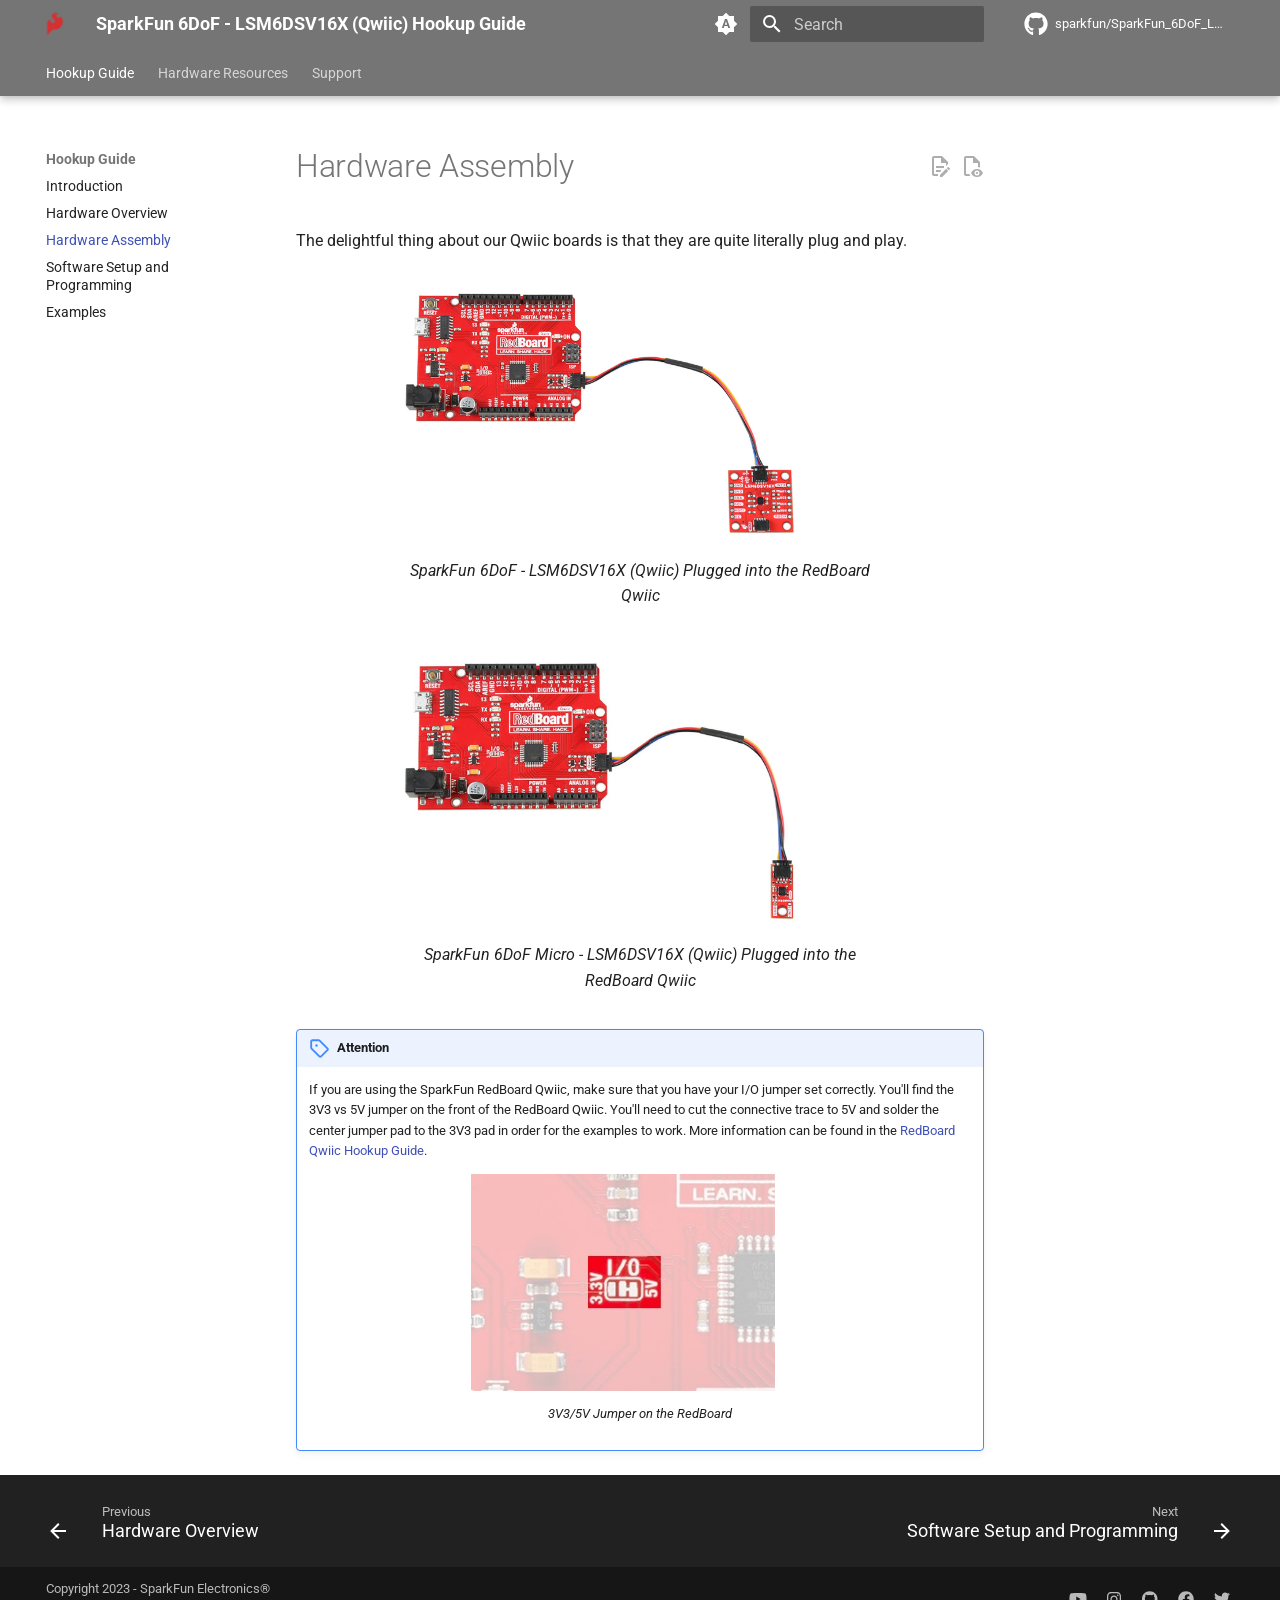
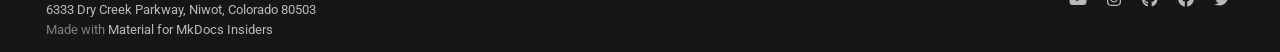
<file: hardware_assembly/index.html>
<!doctype html>
<html lang="en" class="no-js">
  <head>
    
      <meta charset="utf-8">
      <meta name="viewport" content="width=device-width,initial-scale=1">
      
        <meta name="description" content="A hookup guide for the SparkFun Development Board Board">
      
      
      
        <link rel="canonical" href="https://sparkfun.github.io/SparkFun_6DoF_LSM6DSV16X/hardware_assembly/">
      
      
        <link rel="prev" href="../hardware_overview/">
      
      
        <link rel="next" href="../software_setup_and_programming/">
      
      
        
      
      
      <link rel="icon" href="../assets/favicon.png">
      <meta name="generator" content="mkdocs-1.4.3, mkdocs-material-9.1.15+insiders-4.35.3">
    
    
      
        <title>Hardware Assembly - SparkFun 6DoF - LSM6DSV16X (Qwiic) Hookup Guide</title>
      
    
    
      <link rel="stylesheet" href="../assets/stylesheets/main.cac7c1ad.min.css">
      
        
        <link rel="stylesheet" href="../assets/stylesheets/palette.ecc776e4.min.css">
      
      
  
  
    
    
  
    
    
  
    
    
  
    
    
  
    
    
  
    
    
  
    
    
  
    
    
  
    
    
  
    
    
  
    
    
  
    
    
  
    
    
  
    
    
  
    
    
  
    
    
  
    
    
  
    
    
  
    
    
  
  
  <style>:root{--md-admonition-icon--note:url('data:image/svg+xml;charset=utf-8,<svg xmlns="http://www.w3.org/2000/svg" viewBox="0 0 16 16"><path d="M1 7.775V2.75C1 1.784 1.784 1 2.75 1h5.025c.464 0 .91.184 1.238.513l6.25 6.25a1.75 1.75 0 0 1 0 2.474l-5.026 5.026a1.75 1.75 0 0 1-2.474 0l-6.25-6.25A1.752 1.752 0 0 1 1 7.775Zm1.5 0c0 .066.026.13.073.177l6.25 6.25a.25.25 0 0 0 .354 0l5.025-5.025a.25.25 0 0 0 0-.354l-6.25-6.25a.25.25 0 0 0-.177-.073H2.75a.25.25 0 0 0-.25.25ZM6 5a1 1 0 1 1 0 2 1 1 0 0 1 0-2Z"/></svg>');--md-admonition-icon--abstract:url('data:image/svg+xml;charset=utf-8,<svg xmlns="http://www.w3.org/2000/svg" viewBox="0 0 16 16"><path d="M2.5 1.75v11.5c0 .138.112.25.25.25h3.17a.75.75 0 0 1 0 1.5H2.75A1.75 1.75 0 0 1 1 13.25V1.75C1 .784 1.784 0 2.75 0h8.5C12.216 0 13 .784 13 1.75v7.736a.75.75 0 0 1-1.5 0V1.75a.25.25 0 0 0-.25-.25h-8.5a.25.25 0 0 0-.25.25Zm13.274 9.537v-.001l-4.557 4.45a.75.75 0 0 1-1.055-.008l-1.943-1.95a.75.75 0 0 1 1.062-1.058l1.419 1.425 4.026-3.932a.75.75 0 1 1 1.048 1.074ZM4.75 4h4.5a.75.75 0 0 1 0 1.5h-4.5a.75.75 0 0 1 0-1.5ZM4 7.75A.75.75 0 0 1 4.75 7h2a.75.75 0 0 1 0 1.5h-2A.75.75 0 0 1 4 7.75Z"/></svg>');--md-admonition-icon--info:url('data:image/svg+xml;charset=utf-8,<svg xmlns="http://www.w3.org/2000/svg" viewBox="0 0 16 16"><path d="M0 8a8 8 0 1 1 16 0A8 8 0 0 1 0 8Zm8-6.5a6.5 6.5 0 1 0 0 13 6.5 6.5 0 0 0 0-13ZM6.5 7.75A.75.75 0 0 1 7.25 7h1a.75.75 0 0 1 .75.75v2.75h.25a.75.75 0 0 1 0 1.5h-2a.75.75 0 0 1 0-1.5h.25v-2h-.25a.75.75 0 0 1-.75-.75ZM8 6a1 1 0 1 1 0-2 1 1 0 0 1 0 2Z"/></svg>');--md-admonition-icon--tip:url('data:image/svg+xml;charset=utf-8,<svg xmlns="http://www.w3.org/2000/svg" viewBox="0 0 24 24"><path d="M16.307 5.476c-.756.134-1.975-.615-2.59-1.362-.755-.922-.66-1.647-.071-2.29.883-.978 2.396-.6 2.396-.6s-2.772-2.432-5.658-.44c-2.571 1.77-1.833 4.183.487 6.288 2.09 1.902.42 3.988-1.686 3.717-1.443-.184-2.034-1.343-1.687-2.054.298-.608 1.335-.982 1.335-.982s-1.19-.484-2.592.044c-1.259.474-2.297 1.515-2.214 4.12V24s1.301-1.604 2.83-3.236c1.714-1.84 2.495-3.084 4.254-2.938 3.328.205 5.735-1.273 7.371-3.645 3.141-4.563.67-9.68-1.43-10.343 0 0 .34 1.438-.745 1.638z"/></svg>');--md-admonition-icon--success:url('data:image/svg+xml;charset=utf-8,<svg xmlns="http://www.w3.org/2000/svg" viewBox="0 0 16 16"><path d="M13.78 4.22a.75.75 0 0 1 0 1.06l-7.25 7.25a.75.75 0 0 1-1.06 0L2.22 9.28a.751.751 0 0 1 .018-1.042.751.751 0 0 1 1.042-.018L6 10.94l6.72-6.72a.75.75 0 0 1 1.06 0Z"/></svg>');--md-admonition-icon--question:url('data:image/svg+xml;charset=utf-8,<svg xmlns="http://www.w3.org/2000/svg" viewBox="0 0 16 16"><path d="M0 8a8 8 0 1 1 16 0A8 8 0 0 1 0 8Zm8-6.5a6.5 6.5 0 1 0 0 13 6.5 6.5 0 0 0 0-13ZM6.92 6.085h.001a.749.749 0 1 1-1.342-.67c.169-.339.436-.701.849-.977C6.845 4.16 7.369 4 8 4a2.756 2.756 0 0 1 1.637.525c.503.377.863.965.863 1.725 0 .448-.115.83-.329 1.15-.205.307-.47.513-.692.662-.109.072-.22.138-.313.195l-.006.004a6.24 6.24 0 0 0-.26.16.952.952 0 0 0-.276.245.75.75 0 0 1-1.248-.832c.184-.264.42-.489.692-.661.103-.067.207-.132.313-.195l.007-.004c.1-.061.182-.11.258-.161a.969.969 0 0 0 .277-.245C8.96 6.514 9 6.427 9 6.25a.612.612 0 0 0-.262-.525A1.27 1.27 0 0 0 8 5.5c-.369 0-.595.09-.74.187a1.01 1.01 0 0 0-.34.398ZM9 11a1 1 0 1 1-2 0 1 1 0 0 1 2 0Z"/></svg>');--md-admonition-icon--warning:url('data:image/svg+xml;charset=utf-8,<svg xmlns="http://www.w3.org/2000/svg" viewBox="0 0 16 16"><path d="M6.457 1.047c.659-1.234 2.427-1.234 3.086 0l6.082 11.378A1.75 1.75 0 0 1 14.082 15H1.918a1.75 1.75 0 0 1-1.543-2.575Zm1.763.707a.25.25 0 0 0-.44 0L1.698 13.132a.25.25 0 0 0 .22.368h12.164a.25.25 0 0 0 .22-.368Zm.53 3.996v2.5a.75.75 0 0 1-1.5 0v-2.5a.75.75 0 0 1 1.5 0ZM9 11a1 1 0 1 1-2 0 1 1 0 0 1 2 0Z"/></svg>');--md-admonition-icon--failure:url('data:image/svg+xml;charset=utf-8,<svg xmlns="http://www.w3.org/2000/svg" viewBox="0 0 16 16"><path d="M2.344 2.343h-.001a8 8 0 0 1 11.314 11.314A8.002 8.002 0 0 1 .234 10.089a8 8 0 0 1 2.11-7.746Zm1.06 10.253a6.5 6.5 0 1 0 9.108-9.275 6.5 6.5 0 0 0-9.108 9.275ZM6.03 4.97 8 6.94l1.97-1.97a.749.749 0 0 1 1.275.326.749.749 0 0 1-.215.734L9.06 8l1.97 1.97a.749.749 0 0 1-.326 1.275.749.749 0 0 1-.734-.215L8 9.06l-1.97 1.97a.749.749 0 0 1-1.275-.326.749.749 0 0 1 .215-.734L6.94 8 4.97 6.03a.751.751 0 0 1 .018-1.042.751.751 0 0 1 1.042-.018Z"/></svg>');--md-admonition-icon--danger:url('data:image/svg+xml;charset=utf-8,<svg xmlns="http://www.w3.org/2000/svg" viewBox="0 0 16 16"><path d="M9.504.43a1.516 1.516 0 0 1 2.437 1.713L10.415 5.5h2.123c1.57 0 2.346 1.909 1.22 3.004l-7.34 7.142a1.249 1.249 0 0 1-.871.354h-.302a1.25 1.25 0 0 1-1.157-1.723L5.633 10.5H3.462c-1.57 0-2.346-1.909-1.22-3.004L9.503.429Zm1.047 1.074L3.286 8.571A.25.25 0 0 0 3.462 9H6.75a.75.75 0 0 1 .694 1.034l-1.713 4.188 6.982-6.793A.25.25 0 0 0 12.538 7H9.25a.75.75 0 0 1-.683-1.06l2.008-4.418.003-.006a.036.036 0 0 0-.004-.009l-.006-.006-.008-.001c-.003 0-.006.002-.009.004Z"/></svg>');--md-admonition-icon--bug:url('data:image/svg+xml;charset=utf-8,<svg xmlns="http://www.w3.org/2000/svg" viewBox="0 0 16 16"><path d="M4.72.22a.75.75 0 0 1 1.06 0l1 .999a3.488 3.488 0 0 1 2.441 0l.999-1a.748.748 0 0 1 1.265.332.75.75 0 0 1-.205.729l-.775.776c.616.63.995 1.493.995 2.444v.327c0 .1-.009.197-.025.292.408.14.764.392 1.029.722l1.968-.787a.75.75 0 0 1 .556 1.392L13 7.258V9h2.25a.75.75 0 0 1 0 1.5H13v.5c0 .409-.049.806-.141 1.186l2.17.868a.75.75 0 0 1-.557 1.392l-2.184-.873A4.997 4.997 0 0 1 8 16a4.997 4.997 0 0 1-4.288-2.427l-2.183.873a.75.75 0 0 1-.558-1.392l2.17-.868A5.036 5.036 0 0 1 3 11v-.5H.75a.75.75 0 0 1 0-1.5H3V7.258L.971 6.446a.75.75 0 0 1 .558-1.392l1.967.787c.265-.33.62-.583 1.03-.722a1.677 1.677 0 0 1-.026-.292V4.5c0-.951.38-1.814.995-2.444L4.72 1.28a.75.75 0 0 1 0-1.06Zm.53 6.28a.75.75 0 0 0-.75.75V11a3.5 3.5 0 1 0 7 0V7.25a.75.75 0 0 0-.75-.75ZM6.173 5h3.654A.172.172 0 0 0 10 4.827V4.5a2 2 0 1 0-4 0v.327c0 .096.077.173.173.173Z"/></svg>');--md-admonition-icon--example:url('data:image/svg+xml;charset=utf-8,<svg xmlns="http://www.w3.org/2000/svg" viewBox="0 0 16 16"><path d="M5 5.782V2.5h-.25a.75.75 0 0 1 0-1.5h6.5a.75.75 0 0 1 0 1.5H11v3.282l3.666 5.76C15.619 13.04 14.543 15 12.767 15H3.233c-1.776 0-2.852-1.96-1.899-3.458Zm-2.4 6.565a.75.75 0 0 0 .633 1.153h9.534a.75.75 0 0 0 .633-1.153L12.225 10.5h-8.45ZM9.5 2.5h-3V6c0 .143-.04.283-.117.403L4.73 9h6.54L9.617 6.403A.746.746 0 0 1 9.5 6Z"/></svg>');--md-admonition-icon--quote:url('data:image/svg+xml;charset=utf-8,<svg xmlns="http://www.w3.org/2000/svg" viewBox="0 0 16 16"><path d="M1.75 2.5h10.5a.75.75 0 0 1 0 1.5H1.75a.75.75 0 0 1 0-1.5Zm4 5h8.5a.75.75 0 0 1 0 1.5h-8.5a.75.75 0 0 1 0-1.5Zm0 5h8.5a.75.75 0 0 1 0 1.5h-8.5a.75.75 0 0 1 0-1.5ZM2.5 7.75v6a.75.75 0 0 1-1.5 0v-6a.75.75 0 0 1 1.5 0Z"/></svg>');--md-admonition-icon--github:url('data:image/svg+xml;charset=utf-8,<svg xmlns="http://www.w3.org/2000/svg" viewBox="0 0 24 24"><path d="M12 .297c-6.63 0-12 5.373-12 12 0 5.303 3.438 9.8 8.205 11.385.6.113.82-.258.82-.577 0-.285-.01-1.04-.015-2.04-3.338.724-4.042-1.61-4.042-1.61C4.422 18.07 3.633 17.7 3.633 17.7c-1.087-.744.084-.729.084-.729 1.205.084 1.838 1.236 1.838 1.236 1.07 1.835 2.809 1.305 3.495.998.108-.776.417-1.305.76-1.605-2.665-.3-5.466-1.332-5.466-5.93 0-1.31.465-2.38 1.235-3.22-.135-.303-.54-1.523.105-3.176 0 0 1.005-.322 3.3 1.23.96-.267 1.98-.399 3-.405 1.02.006 2.04.138 3 .405 2.28-1.552 3.285-1.23 3.285-1.23.645 1.653.24 2.873.12 3.176.765.84 1.23 1.91 1.23 3.22 0 4.61-2.805 5.625-5.475 5.92.42.36.81 1.096.81 2.22 0 1.606-.015 2.896-.015 3.286 0 .315.21.69.825.57C20.565 22.092 24 17.592 24 12.297c0-6.627-5.373-12-12-12"/></svg>');--md-admonition-icon--arduino:url('data:image/svg+xml;charset=utf-8,<svg xmlns="http://www.w3.org/2000/svg" viewBox="0 0 24 24"><path d="M23.82 12a5.78 5.78 0 0 0-5.88-5.67c-.29 0-.6.02-.9.05-2.52.37-4.2 2.18-5.13 3.57-.95-1.39-2.64-3.2-5.14-3.57-.3-.03-.6-.05-.9-.05A5.78 5.78 0 0 0 0 12a5.78 5.78 0 0 0 5.87 5.67c.3 0 .6-.02.92-.06 2.52-.36 4.2-2.17 5.14-3.56.95 1.39 2.63 3.2 5.14 3.57.31.03.6.05.91.05A5.78 5.78 0 0 0 23.82 12zM6.48 15.6c-.2.04-.43.04-.63.04A3.77 3.77 0 0 1 2 11.98a3.78 3.78 0 0 1 3.86-3.66c.2 0 .42.02.63.04 2.37.35 3.82 2.67 4.31 3.62-.5.95-1.95 3.3-4.31 3.62zM13 12c.49-.93 1.94-3.27 4.31-3.62.2-.04.42-.04.62-.04A3.76 3.76 0 0 1 21.8 12a3.78 3.78 0 0 1-3.86 3.66c-.2 0-.42-.02-.62-.04-2.36-.35-3.82-2.69-4.31-3.62zm-8.79.59h3.54v-1.16H4.22v1.16zm14.13 0h1.19v-1.16h-1.2v-1.19H17.2v1.2H16v1.15h1.2v1.18h1.15V12.6zM24 7.06c0 .3-.22.51-.53.51a.51.51 0 0 1-.53-.5c0-.28.24-.52.53-.52.31 0 .53.22.53.51zm-.91 0c0 .22.16.4.4.4.22 0 .38-.18.38-.4s-.16-.4-.38-.4c-.24-.02-.4.16-.4.4zm.3.26h-.1V6.8l.2-.01c.09 0 .14.01.18.03.04.02.06.06.06.11 0 .06-.04.1-.11.11.05.02.07.06.09.13l.03.13h-.12c-.02-.02-.02-.07-.04-.13-.02-.05-.04-.07-.11-.07h-.05l-.02.22zm.02-.3h.06c.07 0 .1-.01.1-.07 0-.05-.03-.07-.1-.07h-.07v.14h.01z"/></svg>');--md-admonition-icon--python:url('data:image/svg+xml;charset=utf-8,<svg xmlns="http://www.w3.org/2000/svg" viewBox="0 0 24 24"><path d="m14.25.18.9.2.73.26.59.3.45.32.34.34.25.34.16.33.1.3.04.26.02.2-.01.13V8.5l-.05.63-.13.55-.21.46-.26.38-.3.31-.33.25-.35.19-.35.14-.33.1-.3.07-.26.04-.21.02H8.77l-.69.05-.59.14-.5.22-.41.27-.33.32-.27.35-.2.36-.15.37-.1.35-.07.32-.04.27-.02.21v3.06H3.17l-.21-.03-.28-.07-.32-.12-.35-.18-.36-.26-.36-.36-.35-.46-.32-.59-.28-.73-.21-.88-.14-1.05-.05-1.23.06-1.22.16-1.04.24-.87.32-.71.36-.57.4-.44.42-.33.42-.24.4-.16.36-.1.32-.05.24-.01h.16l.06.01h8.16v-.83H6.18l-.01-2.75-.02-.37.05-.34.11-.31.17-.28.25-.26.31-.23.38-.2.44-.18.51-.15.58-.12.64-.1.71-.06.77-.04.84-.02 1.27.05zm-6.3 1.98-.23.33-.08.41.08.41.23.34.33.22.41.09.41-.09.33-.22.23-.34.08-.41-.08-.41-.23-.33-.33-.22-.41-.09-.41.09zm13.09 3.95.28.06.32.12.35.18.36.27.36.35.35.47.32.59.28.73.21.88.14 1.04.05 1.23-.06 1.23-.16 1.04-.24.86-.32.71-.36.57-.4.45-.42.33-.42.24-.4.16-.36.09-.32.05-.24.02-.16-.01h-8.22v.82h5.84l.01 2.76.02.36-.05.34-.11.31-.17.29-.25.25-.31.24-.38.2-.44.17-.51.15-.58.13-.64.09-.71.07-.77.04-.84.01-1.27-.04-1.07-.14-.9-.2-.73-.25-.59-.3-.45-.33-.34-.34-.25-.34-.16-.33-.1-.3-.04-.25-.02-.2.01-.13v-5.34l.05-.64.13-.54.21-.46.26-.38.3-.32.33-.24.35-.2.35-.14.33-.1.3-.06.26-.04.21-.02.13-.01h5.84l.69-.05.59-.14.5-.21.41-.28.33-.32.27-.35.2-.36.15-.36.1-.35.07-.32.04-.28.02-.21V6.07h2.09l.14.01zm-6.47 14.25-.23.33-.08.41.08.41.23.33.33.23.41.08.41-.08.33-.23.23-.33.08-.41-.08-.41-.23-.33-.33-.23-.41-.08-.41.08z"/></svg>');--md-admonition-icon--code:url('data:image/svg+xml;charset=utf-8,<svg xmlns="http://www.w3.org/2000/svg" viewBox="0 0 384 512"><!--! Font Awesome Free 6.4.0 by @fontawesome - https://fontawesome.com License - https://fontawesome.com/license/free (Icons: CC BY 4.0, Fonts: SIL OFL 1.1, Code: MIT License) Copyright 2023 Fonticons, Inc.--><path d="M64 464c-8.8 0-16-7.2-16-16V64c0-8.8 7.2-16 16-16h160v80c0 17.7 14.3 32 32 32h80v288c0 8.8-7.2 16-16 16H64zM64 0C28.7 0 0 28.7 0 64v384c0 35.3 28.7 64 64 64h256c35.3 0 64-28.7 64-64V154.5c0-17-6.7-33.3-18.7-45.3l-90.6-90.5C262.7 6.7 246.5 0 229.5 0H64zm97 289c9.4-9.4 9.4-24.6 0-33.9s-24.6-9.4-33.9 0L79 303c-9.4 9.4-9.4 24.6 0 33.9l48 48c9.4 9.4 24.6 9.4 33.9 0s9.4-24.6 0-33.9l-31-31 31-31zm96-34c-9.4-9.4-24.6-9.4-33.9 0s-9.4 24.6 0 33.9l31 31-31 31c-9.4 9.4-9.4 24.6 0 33.9s24.6 9.4 33.9 0l48-48c9.4-9.4 9.4-24.6 0-33.9l-48-48z"/></svg>');--md-admonition-icon--terminal:url('data:image/svg+xml;charset=utf-8,<svg xmlns="http://www.w3.org/2000/svg" viewBox="0 0 16 16"><path d="M0 2.75C0 1.784.784 1 1.75 1h12.5c.966 0 1.75.784 1.75 1.75v10.5A1.75 1.75 0 0 1 14.25 15H1.75A1.75 1.75 0 0 1 0 13.25Zm1.75-.25a.25.25 0 0 0-.25.25v10.5c0 .138.112.25.25.25h12.5a.25.25 0 0 0 .25-.25V2.75a.25.25 0 0 0-.25-.25ZM7.25 8a.749.749 0 0 1-.22.53l-2.25 2.25a.749.749 0 0 1-1.275-.326.749.749 0 0 1 .215-.734L5.44 8 3.72 6.28a.749.749 0 0 1 .326-1.275.749.749 0 0 1 .734.215l2.25 2.25c.141.14.22.331.22.53Zm1.5 1.5h3a.75.75 0 0 1 0 1.5h-3a.75.75 0 0 1 0-1.5Z"/></svg>');--md-admonition-icon--serial:url('data:image/svg+xml;charset=utf-8,<svg xmlns="http://www.w3.org/2000/svg" viewBox="0 0 576 512"><!--! Font Awesome Free 6.4.0 by @fontawesome - https://fontawesome.com License - https://fontawesome.com/license/free (Icons: CC BY 4.0, Fonts: SIL OFL 1.1, Code: MIT License) Copyright 2023 Fonticons, Inc.--><path d="M64 0C28.7 0 0 28.7 0 64v288c0 35.3 28.7 64 64 64h176l-10.7 32H160c-17.7 0-32 14.3-32 32s14.3 32 32 32h256c17.7 0 32-14.3 32-32s-14.3-32-32-32h-69.3L336 416h176c35.3 0 64-28.7 64-64V64c0-35.3-28.7-64-64-64H64zm448 64v288H64V64h448z"/></svg>');--md-admonition-icon--link:url('data:image/svg+xml;charset=utf-8,<svg xmlns="http://www.w3.org/2000/svg" viewBox="0 0 16 16"><path d="m7.775 3.275 1.25-1.25a3.5 3.5 0 1 1 4.95 4.95l-2.5 2.5a3.5 3.5 0 0 1-4.95 0 .751.751 0 0 1 .018-1.042.751.751 0 0 1 1.042-.018 1.998 1.998 0 0 0 2.83 0l2.5-2.5a2.002 2.002 0 0 0-2.83-2.83l-1.25 1.25a.751.751 0 0 1-1.042-.018.751.751 0 0 1-.018-1.042Zm-4.69 9.64a1.998 1.998 0 0 0 2.83 0l1.25-1.25a.751.751 0 0 1 1.042.018.751.751 0 0 1 .018 1.042l-1.25 1.25a3.5 3.5 0 1 1-4.95-4.95l2.5-2.5a3.5 3.5 0 0 1 4.95 0 .751.751 0 0 1-.018 1.042.751.751 0 0 1-1.042.018 1.998 1.998 0 0 0-2.83 0l-2.5 2.5a1.998 1.998 0 0 0 0 2.83Z"/></svg>');}</style>


    
    
    
      
        
        
        <link rel="preconnect" href="https://fonts.gstatic.com" crossorigin>
        <link rel="stylesheet" href="https://fonts.googleapis.com/css?family=Roboto:300,300i,400,400i,700,700i%7CRoboto+Mono:400,400i,700,700i&display=fallback">
        <style>:root{--md-text-font:"Roboto";--md-code-font:"Roboto Mono"}</style>
      
    
    
      <link rel="stylesheet" href="../overrides/extra.css">
    
    <script>__md_scope=new URL("..",location),__md_hash=e=>[...e].reduce((e,_)=>(e<<5)-e+_.charCodeAt(0),0),__md_get=(e,_=localStorage,t=__md_scope)=>JSON.parse(_.getItem(t.pathname+"."+e)),__md_set=(e,_,t=localStorage,a=__md_scope)=>{try{t.setItem(a.pathname+"."+e,JSON.stringify(_))}catch(e){}}</script>
    
      

    
    
  </head>
  
  
    
    
      
    
    
    
    
    <body dir="ltr" data-md-color-scheme="default" data-md-color-primary="grey" data-md-color-accent="red">
  
    
    <input class="md-toggle" data-md-toggle="drawer" type="checkbox" id="__drawer" autocomplete="off">
    <input class="md-toggle" data-md-toggle="search" type="checkbox" id="__search" autocomplete="off">
    <label class="md-overlay" for="__drawer"></label>
    <div data-md-component="skip">
      
    </div>
    <div data-md-component="announce">
      
    </div>
    
    
      

  

<header class="md-header md-header--shadow md-header--lifted" data-md-component="header">
  <nav class="md-header__inner md-grid" aria-label="Header">
    <a href=".." title="SparkFun 6DoF - LSM6DSV16X (Qwiic) Hookup Guide" class="md-header__button md-logo" aria-label="SparkFun 6DoF - LSM6DSV16X (Qwiic) Hookup Guide" data-md-component="logo">
      
  <img src="../assets/sfe_logo_sm.png" alt="logo">

    </a>
    <label class="md-header__button md-icon" for="__drawer">
      <svg xmlns="http://www.w3.org/2000/svg" viewBox="0 0 24 24"><path d="M3 6h18v2H3V6m0 5h18v2H3v-2m0 5h18v2H3v-2Z"/></svg>
    </label>
    <div class="md-header__title" data-md-component="header-title">
      <div class="md-header__ellipsis">
        <div class="md-header__topic">
          <span class="md-ellipsis">
            SparkFun 6DoF - LSM6DSV16X (Qwiic) Hookup Guide
          </span>
        </div>
        <div class="md-header__topic" data-md-component="header-topic">
          <span class="md-ellipsis">
            
              Hardware Assembly
            
          </span>
        </div>
      </div>
    </div>
    
      
        <form class="md-header__option" data-md-component="palette">
          
            
            
            
            <input class="md-option" data-md-color-media="(prefers-color-scheme)" data-md-color-scheme="default" data-md-color-primary="grey" data-md-color-accent="red"  aria-label="Switch to dark mode"  type="radio" name="__palette" id="__palette_0">
            
              <label class="md-header__button md-icon" title="Switch to dark mode" for="__palette_1" hidden>
                <svg xmlns="http://www.w3.org/2000/svg" viewBox="0 0 24 24"><path d="m14.3 16-.7-2h-3.2l-.7 2H7.8L11 7h2l3.2 9h-1.9M20 8.69V4h-4.69L12 .69 8.69 4H4v4.69L.69 12 4 15.31V20h4.69L12 23.31 15.31 20H20v-4.69L23.31 12 20 8.69m-9.15 3.96h2.3L12 9l-1.15 3.65Z"/></svg>
              </label>
            
          
            
            
            
            <input class="md-option" data-md-color-media="(prefers-color-scheme: light)" data-md-color-scheme="default" data-md-color-primary="grey" data-md-color-accent="red"  aria-label="Switch to system preference"  type="radio" name="__palette" id="__palette_1">
            
              <label class="md-header__button md-icon" title="Switch to system preference" for="__palette_2" hidden>
                <svg xmlns="http://www.w3.org/2000/svg" viewBox="0 0 24 24"><path d="M12 8a4 4 0 0 0-4 4 4 4 0 0 0 4 4 4 4 0 0 0 4-4 4 4 0 0 0-4-4m0 10a6 6 0 0 1-6-6 6 6 0 0 1 6-6 6 6 0 0 1 6 6 6 6 0 0 1-6 6m8-9.31V4h-4.69L12 .69 8.69 4H4v4.69L.69 12 4 15.31V20h4.69L12 23.31 15.31 20H20v-4.69L23.31 12 20 8.69Z"/></svg>
              </label>
            
          
            
            
            
            <input class="md-option" data-md-color-media="(prefers-color-scheme: dark)" data-md-color-scheme="slate" data-md-color-primary="grey" data-md-color-accent="red"  aria-label="Switch to light mode"  type="radio" name="__palette" id="__palette_2">
            
              <label class="md-header__button md-icon" title="Switch to light mode" for="__palette_0" hidden>
                <svg xmlns="http://www.w3.org/2000/svg" viewBox="0 0 24 24"><path d="m17.75 4.09-2.53 1.94.91 3.06-2.63-1.81-2.63 1.81.91-3.06-2.53-1.94L12.44 4l1.06-3 1.06 3 3.19.09m3.5 6.91-1.64 1.25.59 1.98-1.7-1.17-1.7 1.17.59-1.98L15.75 11l2.06-.05L18.5 9l.69 1.95 2.06.05m-2.28 4.95c.83-.08 1.72 1.1 1.19 1.85-.32.45-.66.87-1.08 1.27C15.17 23 8.84 23 4.94 19.07c-3.91-3.9-3.91-10.24 0-14.14.4-.4.82-.76 1.27-1.08.75-.53 1.93.36 1.85 1.19-.27 2.86.69 5.83 2.89 8.02a9.96 9.96 0 0 0 8.02 2.89m-1.64 2.02a12.08 12.08 0 0 1-7.8-3.47c-2.17-2.19-3.33-5-3.49-7.82-2.81 3.14-2.7 7.96.31 10.98 3.02 3.01 7.84 3.12 10.98.31Z"/></svg>
              </label>
            
          
        </form>
      
    
    
      <script>var media,input,key,value,palette=__md_get("__palette");if(palette&&palette.color){"(prefers-color-scheme)"===palette.color.media&&(media=matchMedia("(prefers-color-scheme: light)"),input=document.querySelector(media.matches?"[data-md-color-media='(prefers-color-scheme: light)']":"[data-md-color-media='(prefers-color-scheme: dark)']"),palette.color.media=input.getAttribute("data-md-color-media"),palette.color.scheme=input.getAttribute("data-md-color-scheme"),palette.color.primary=input.getAttribute("data-md-color-primary"),palette.color.accent=input.getAttribute("data-md-color-accent"));for([key,value]of Object.entries(palette.color))document.body.setAttribute("data-md-color-"+key,value)}</script>
    
    
    
      <label class="md-header__button md-icon" for="__search">
        <svg xmlns="http://www.w3.org/2000/svg" viewBox="0 0 24 24"><path d="M9.5 3A6.5 6.5 0 0 1 16 9.5c0 1.61-.59 3.09-1.56 4.23l.27.27h.79l5 5-1.5 1.5-5-5v-.79l-.27-.27A6.516 6.516 0 0 1 9.5 16 6.5 6.5 0 0 1 3 9.5 6.5 6.5 0 0 1 9.5 3m0 2C7 5 5 7 5 9.5S7 14 9.5 14 14 12 14 9.5 12 5 9.5 5Z"/></svg>
      </label>
      <div class="md-search" data-md-component="search" role="dialog">
  <label class="md-search__overlay" for="__search"></label>
  <div class="md-search__inner" role="search">
    <form class="md-search__form" name="search">
      <input type="text" class="md-search__input" name="query" aria-label="Search" placeholder="Search" autocapitalize="off" autocorrect="off" autocomplete="off" spellcheck="false" data-md-component="search-query" required>
      <label class="md-search__icon md-icon" for="__search">
        <svg xmlns="http://www.w3.org/2000/svg" viewBox="0 0 24 24"><path d="M9.5 3A6.5 6.5 0 0 1 16 9.5c0 1.61-.59 3.09-1.56 4.23l.27.27h.79l5 5-1.5 1.5-5-5v-.79l-.27-.27A6.516 6.516 0 0 1 9.5 16 6.5 6.5 0 0 1 3 9.5 6.5 6.5 0 0 1 9.5 3m0 2C7 5 5 7 5 9.5S7 14 9.5 14 14 12 14 9.5 12 5 9.5 5Z"/></svg>
        <svg xmlns="http://www.w3.org/2000/svg" viewBox="0 0 24 24"><path d="M20 11v2H8l5.5 5.5-1.42 1.42L4.16 12l7.92-7.92L13.5 5.5 8 11h12Z"/></svg>
      </label>
      <nav class="md-search__options" aria-label="Search">
        
        <button type="reset" class="md-search__icon md-icon" title="Clear" aria-label="Clear" tabindex="-1">
          <svg xmlns="http://www.w3.org/2000/svg" viewBox="0 0 24 24"><path d="M19 6.41 17.59 5 12 10.59 6.41 5 5 6.41 10.59 12 5 17.59 6.41 19 12 13.41 17.59 19 19 17.59 13.41 12 19 6.41Z"/></svg>
        </button>
      </nav>
      
    </form>
    <div class="md-search__output">
      <div class="md-search__scrollwrap" data-md-scrollfix>
        <div class="md-search-result" data-md-component="search-result">
          <div class="md-search-result__meta">
            Initializing search
          </div>
          <ol class="md-search-result__list" role="presentation"></ol>
        </div>
      </div>
    </div>
  </div>
</div>
    
    
      <div class="md-header__source">
        <a href="https://github.com/sparkfun/SparkFun_6DoF_LSM6DSV16X" title="Go to repository" class="md-source" data-md-component="source">
  <div class="md-source__icon md-icon">
    
    <svg xmlns="http://www.w3.org/2000/svg" viewBox="0 0 496 512"><!--! Font Awesome Free 6.4.0 by @fontawesome - https://fontawesome.com License - https://fontawesome.com/license/free (Icons: CC BY 4.0, Fonts: SIL OFL 1.1, Code: MIT License) Copyright 2023 Fonticons, Inc.--><path d="M165.9 397.4c0 2-2.3 3.6-5.2 3.6-3.3.3-5.6-1.3-5.6-3.6 0-2 2.3-3.6 5.2-3.6 3-.3 5.6 1.3 5.6 3.6zm-31.1-4.5c-.7 2 1.3 4.3 4.3 4.9 2.6 1 5.6 0 6.2-2s-1.3-4.3-4.3-5.2c-2.6-.7-5.5.3-6.2 2.3zm44.2-1.7c-2.9.7-4.9 2.6-4.6 4.9.3 2 2.9 3.3 5.9 2.6 2.9-.7 4.9-2.6 4.6-4.6-.3-1.9-3-3.2-5.9-2.9zM244.8 8C106.1 8 0 113.3 0 252c0 110.9 69.8 205.8 169.5 239.2 12.8 2.3 17.3-5.6 17.3-12.1 0-6.2-.3-40.4-.3-61.4 0 0-70 15-84.7-29.8 0 0-11.4-29.1-27.8-36.6 0 0-22.9-15.7 1.6-15.4 0 0 24.9 2 38.6 25.8 21.9 38.6 58.6 27.5 72.9 20.9 2.3-16 8.8-27.1 16-33.7-55.9-6.2-112.3-14.3-112.3-110.5 0-27.5 7.6-41.3 23.6-58.9-2.6-6.5-11.1-33.3 2.6-67.9 20.9-6.5 69 27 69 27 20-5.6 41.5-8.5 62.8-8.5s42.8 2.9 62.8 8.5c0 0 48.1-33.6 69-27 13.7 34.7 5.2 61.4 2.6 67.9 16 17.7 25.8 31.5 25.8 58.9 0 96.5-58.9 104.2-114.8 110.5 9.2 7.9 17 22.9 17 46.4 0 33.7-.3 75.4-.3 83.6 0 6.5 4.6 14.4 17.3 12.1C428.2 457.8 496 362.9 496 252 496 113.3 383.5 8 244.8 8zM97.2 352.9c-1.3 1-1 3.3.7 5.2 1.6 1.6 3.9 2.3 5.2 1 1.3-1 1-3.3-.7-5.2-1.6-1.6-3.9-2.3-5.2-1zm-10.8-8.1c-.7 1.3.3 2.9 2.3 3.9 1.6 1 3.6.7 4.3-.7.7-1.3-.3-2.9-2.3-3.9-2-.6-3.6-.3-4.3.7zm32.4 35.6c-1.6 1.3-1 4.3 1.3 6.2 2.3 2.3 5.2 2.6 6.5 1 1.3-1.3.7-4.3-1.3-6.2-2.2-2.3-5.2-2.6-6.5-1zm-11.4-14.7c-1.6 1-1.6 3.6 0 5.9 1.6 2.3 4.3 3.3 5.6 2.3 1.6-1.3 1.6-3.9 0-6.2-1.4-2.3-4-3.3-5.6-2z"/></svg>
  </div>
  <div class="md-source__repository">
    sparkfun/SparkFun_6DoF_LSM6DSV16X/
  </div>
</a>
      </div>
    
  </nav>
  
    
      
<nav class="md-tabs" aria-label="Tabs" data-md-component="tabs">
  <div class="md-grid">
    <ul class="md-tabs__list">
      
        
  
  
    
  
  
    
    
      <li class="md-tabs__item">
        <a href=".." class="md-tabs__link md-tabs__link--active">
          
  
  Hookup Guide

        </a>
      </li>
    
  

      
        
  
  
  
    
    
      <li class="md-tabs__item">
        <a href="../resources_and_going_further/" class="md-tabs__link">
          
  
  Hardware Resources

        </a>
      </li>
    
  

      
        
  
  
  
    
    
      <li class="md-tabs__item">
        <a href="../troubleshooting/" class="md-tabs__link">
          
  
  Support

        </a>
      </li>
    
  

      
    </ul>
  </div>
</nav>
    
  
</header>
    
    <div class="md-container" data-md-component="container">
      
      
        
      
      <main class="md-main" data-md-component="main">
        <div class="md-main__inner md-grid">
          
            
              
              <div class="md-sidebar md-sidebar--primary" data-md-component="sidebar" data-md-type="navigation" >
                <div class="md-sidebar__scrollwrap">
                  <div class="md-sidebar__inner">
                    


  


<nav class="md-nav md-nav--primary md-nav--lifted" aria-label="Navigation" data-md-level="0">
  <label class="md-nav__title" for="__drawer">
    <a href=".." title="SparkFun 6DoF - LSM6DSV16X (Qwiic) Hookup Guide" class="md-nav__button md-logo" aria-label="SparkFun 6DoF - LSM6DSV16X (Qwiic) Hookup Guide" data-md-component="logo">
      
  <img src="../assets/sfe_logo_sm.png" alt="logo">

    </a>
    SparkFun 6DoF - LSM6DSV16X (Qwiic) Hookup Guide
  </label>
  
    <div class="md-nav__source">
      <a href="https://github.com/sparkfun/SparkFun_6DoF_LSM6DSV16X" title="Go to repository" class="md-source" data-md-component="source">
  <div class="md-source__icon md-icon">
    
    <svg xmlns="http://www.w3.org/2000/svg" viewBox="0 0 496 512"><!--! Font Awesome Free 6.4.0 by @fontawesome - https://fontawesome.com License - https://fontawesome.com/license/free (Icons: CC BY 4.0, Fonts: SIL OFL 1.1, Code: MIT License) Copyright 2023 Fonticons, Inc.--><path d="M165.9 397.4c0 2-2.3 3.6-5.2 3.6-3.3.3-5.6-1.3-5.6-3.6 0-2 2.3-3.6 5.2-3.6 3-.3 5.6 1.3 5.6 3.6zm-31.1-4.5c-.7 2 1.3 4.3 4.3 4.9 2.6 1 5.6 0 6.2-2s-1.3-4.3-4.3-5.2c-2.6-.7-5.5.3-6.2 2.3zm44.2-1.7c-2.9.7-4.9 2.6-4.6 4.9.3 2 2.9 3.3 5.9 2.6 2.9-.7 4.9-2.6 4.6-4.6-.3-1.9-3-3.2-5.9-2.9zM244.8 8C106.1 8 0 113.3 0 252c0 110.9 69.8 205.8 169.5 239.2 12.8 2.3 17.3-5.6 17.3-12.1 0-6.2-.3-40.4-.3-61.4 0 0-70 15-84.7-29.8 0 0-11.4-29.1-27.8-36.6 0 0-22.9-15.7 1.6-15.4 0 0 24.9 2 38.6 25.8 21.9 38.6 58.6 27.5 72.9 20.9 2.3-16 8.8-27.1 16-33.7-55.9-6.2-112.3-14.3-112.3-110.5 0-27.5 7.6-41.3 23.6-58.9-2.6-6.5-11.1-33.3 2.6-67.9 20.9-6.5 69 27 69 27 20-5.6 41.5-8.5 62.8-8.5s42.8 2.9 62.8 8.5c0 0 48.1-33.6 69-27 13.7 34.7 5.2 61.4 2.6 67.9 16 17.7 25.8 31.5 25.8 58.9 0 96.5-58.9 104.2-114.8 110.5 9.2 7.9 17 22.9 17 46.4 0 33.7-.3 75.4-.3 83.6 0 6.5 4.6 14.4 17.3 12.1C428.2 457.8 496 362.9 496 252 496 113.3 383.5 8 244.8 8zM97.2 352.9c-1.3 1-1 3.3.7 5.2 1.6 1.6 3.9 2.3 5.2 1 1.3-1 1-3.3-.7-5.2-1.6-1.6-3.9-2.3-5.2-1zm-10.8-8.1c-.7 1.3.3 2.9 2.3 3.9 1.6 1 3.6.7 4.3-.7.7-1.3-.3-2.9-2.3-3.9-2-.6-3.6-.3-4.3.7zm32.4 35.6c-1.6 1.3-1 4.3 1.3 6.2 2.3 2.3 5.2 2.6 6.5 1 1.3-1.3.7-4.3-1.3-6.2-2.2-2.3-5.2-2.6-6.5-1zm-11.4-14.7c-1.6 1-1.6 3.6 0 5.9 1.6 2.3 4.3 3.3 5.6 2.3 1.6-1.3 1.6-3.9 0-6.2-1.4-2.3-4-3.3-5.6-2z"/></svg>
  </div>
  <div class="md-source__repository">
    sparkfun/SparkFun_6DoF_LSM6DSV16X/
  </div>
</a>
    </div>
  
  <ul class="md-nav__list" data-md-scrollfix>
    
      
      
  
  
    
  
  
    
    
    
    <li class="md-nav__item md-nav__item--active md-nav__item--nested">
      
        
        
        
        
        <input class="md-nav__toggle md-toggle " type="checkbox" id="__nav_1" checked>
        
          <label class="md-nav__link" for="__nav_1" id="__nav_1_label" tabindex="0">
            
  
  <span class="md-ellipsis">
    
  
    Hookup Guide
  

    
  </span>
  
  

            <span class="md-nav__icon md-icon"></span>
          </label>
        
        <nav class="md-nav" data-md-level="1" aria-labelledby="__nav_1_label" aria-expanded="true">
          <label class="md-nav__title" for="__nav_1">
            <span class="md-nav__icon md-icon"></span>
            
  
    Hookup Guide
  

          </label>
          <ul class="md-nav__list" data-md-scrollfix>
            
              
                
  
  
  
    <li class="md-nav__item">
      <a href=".." class="md-nav__link">
        
  
  <span class="md-ellipsis">
    
  
    Introduction
  

    
  </span>
  
  

      </a>
    </li>
  

              
            
              
                
  
  
  
    <li class="md-nav__item">
      <a href="../hardware_overview/" class="md-nav__link">
        
  
  <span class="md-ellipsis">
    
  
    Hardware Overview
  

    
  </span>
  
  

      </a>
    </li>
  

              
            
              
                
  
  
    
  
  
    <li class="md-nav__item md-nav__item--active">
      
      <input class="md-nav__toggle md-toggle" type="checkbox" id="__toc">
      
      
      
      <a href="./" class="md-nav__link md-nav__link--active">
        
  
  <span class="md-ellipsis">
    
  
    Hardware Assembly
  

    
  </span>
  
  

      </a>
      
    </li>
  

              
            
              
                
  
  
  
    <li class="md-nav__item">
      <a href="../software_setup_and_programming/" class="md-nav__link">
        
  
  <span class="md-ellipsis">
    
  
    Software Setup and Programming
  

    
  </span>
  
  

      </a>
    </li>
  

              
            
              
                
  
  
  
    <li class="md-nav__item">
      <a href="../examples/" class="md-nav__link">
        
  
  <span class="md-ellipsis">
    
  
    Examples
  

    
  </span>
  
  

      </a>
    </li>
  

              
            
          </ul>
        </nav>
      
    </li>
  

    
      
      
  
  
  
    
    
    
    <li class="md-nav__item md-nav__item--nested">
      
        
        
        
        
        <input class="md-nav__toggle md-toggle " type="checkbox" id="__nav_2" >
        
          <label class="md-nav__link" for="__nav_2" id="__nav_2_label" tabindex="0">
            
  
  <span class="md-ellipsis">
    
  
    Hardware Resources
  

    
  </span>
  
  

            <span class="md-nav__icon md-icon"></span>
          </label>
        
        <nav class="md-nav" data-md-level="1" aria-labelledby="__nav_2_label" aria-expanded="false">
          <label class="md-nav__title" for="__nav_2">
            <span class="md-nav__icon md-icon"></span>
            
  
    Hardware Resources
  

          </label>
          <ul class="md-nav__list" data-md-scrollfix>
            
              
                
  
  
  
    <li class="md-nav__item">
      <a href="../resources_and_going_further/" class="md-nav__link">
        
  
  <span class="md-ellipsis">
    
  
    Resources
  

    
  </span>
  
  

      </a>
    </li>
  

              
            
          </ul>
        </nav>
      
    </li>
  

    
      
      
  
  
  
    
    
    
    <li class="md-nav__item md-nav__item--nested">
      
        
        
        
        
        <input class="md-nav__toggle md-toggle " type="checkbox" id="__nav_3" >
        
          <label class="md-nav__link" for="__nav_3" id="__nav_3_label" tabindex="0">
            
  
  <span class="md-ellipsis">
    
  
    Support
  

    
  </span>
  
  

            <span class="md-nav__icon md-icon"></span>
          </label>
        
        <nav class="md-nav" data-md-level="1" aria-labelledby="__nav_3_label" aria-expanded="false">
          <label class="md-nav__title" for="__nav_3">
            <span class="md-nav__icon md-icon"></span>
            
  
    Support
  

          </label>
          <ul class="md-nav__list" data-md-scrollfix>
            
              
                
  
  
  
    <li class="md-nav__item">
      <a href="../troubleshooting/" class="md-nav__link">
        
  
  <span class="md-ellipsis">
    
  
    Troubleshooting
  

    
  </span>
  
  

      </a>
    </li>
  

              
            
              
                
  
  
  
    <li class="md-nav__item">
      <a href="../file_issue/" class="md-nav__link">
        
  
  <span class="md-ellipsis">
    
  
    Issues
  

    
  </span>
  
  

      </a>
    </li>
  

              
            
              
                
  
  
  
    <li class="md-nav__item">
      <a href="../contribute/" class="md-nav__link">
        
  
  <span class="md-ellipsis">
    
  
    Contributing
  

    
  </span>
  
  

      </a>
    </li>
  

              
            
          </ul>
        </nav>
      
    </li>
  

    
  </ul>
</nav>
                  </div>
                </div>
              </div>
            
            
              
              <div class="md-sidebar md-sidebar--secondary" data-md-component="sidebar" data-md-type="toc" >
                <div class="md-sidebar__scrollwrap">
                  <div class="md-sidebar__inner">
                    

<nav class="md-nav md-nav--secondary" aria-label="Table of contents">
  
  
  
  
</nav>
                  </div>
                </div>
              </div>
            
          
          
            <div class="md-content" data-md-component="content">
              
                




              
              <article class="md-content__inner md-typeset">
                

<!-- Adds file-eye icon to view hookup guide as a single page -->

    <a href="/SparkFun_6DoF_LSM6DSV16X/single_page" title="View Guide as Single-Page" class="md-content__button md-icon">
        <svg xmlns="http://www.w3.org/2000/svg" viewBox="0 0 24 24"><path d="M17 18c.56 0 1 .44 1 1s-.44 1-1 1-1-.44-1-1 .44-1 1-1m0-3c-2.73 0-5.06 1.66-6 4 .94 2.34 3.27 4 6 4s5.06-1.66 6-4c-.94-2.34-3.27-4-6-4m0 6.5a2.5 2.5 0 0 1-2.5-2.5 2.5 2.5 0 0 1 2.5-2.5 2.5 2.5 0 0 1 2.5 2.5 2.5 2.5 0 0 1-2.5 2.5M9.27 20H6V4h7v5h5v4.07c.7.08 1.36.25 2 .49V8l-6-6H6a2 2 0 0 0-2 2v16a2 2 0 0 0 2 2h4.5a8.15 8.15 0 0 1-1.23-2Z"/></svg>
        <!-- .icons/fontawesome/solid/scroll.svg -->
    </a>




                  

  
    <a href="https://github.com/sparkfun/SparkFun_6DoF_LSM6DSV16X/blob/docs/hardware_assembly.md" title="Edit this page" class="md-content__button md-icon">
      
      <svg xmlns="http://www.w3.org/2000/svg" viewBox="0 0 24 24"><path d="M8 12h8v2H8v-2m2 8H6V4h7v5h5v3.1l2-2V8l-6-6H6a2 2 0 0 0-2 2v16a2 2 0 0 0 2 2h4v-2m-2-2h4.1l.9-.9V16H8v2m12.2-5c.1 0 .3.1.4.2l1.3 1.3c.2.2.2.6 0 .8l-1 1-2.1-2.1 1-1c.1-.1.2-.2.4-.2m0 3.9L14.1 23H12v-2.1l6.1-6.1 2.1 2.1Z"/></svg>
    </a>
  
  


  <h1>Hardware Assembly</h1>

<p>The delightful thing about our Qwiic boards is that they are quite literally plug and play. </p>
<figure>
<p><a href="../assets/imgs/21325_6DOF_5.jpg" title="Click to enlarge"><img alt="SparkFun 6DoF - LSM6DSV16X (Qwiic) Plugged into the RedBoard Qwiic" src="../assets/imgs/21325_6DOF_5.jpg" width="400" /></a></p>
<figcaption>
<p>SparkFun 6DoF - LSM6DSV16X (Qwiic) Plugged into the RedBoard Qwiic</p>
</figcaption>
</figure>
<figure>
<p><a href="../assets/imgs/21336_Micro6DOF_5.jpg" title="Click to enlarge"><img alt="SparkFun 6DoF Micro - LSM6DSV16X (Qwiic)  Plugged into the RedBoard Qwiic" src="../assets/imgs/21336_Micro6DOF_5.jpg" width="400" /></a></p>
<figcaption>
<p>SparkFun 6DoF Micro - LSM6DSV16X (Qwiic)  Plugged into the RedBoard Qwiic</p>
</figcaption>
</figure>
<div class="admonition attention">
<p class="admonition-title">Attention</p>
<p>If you are using the SparkFun RedBoard Qwiic, make sure that you have your I/O jumper set correctly. You'll find the 3V3 vs 5V jumper on the front of the RedBoard Qwiic. You'll need to cut the connective trace to 5V and solder the center jumper pad to the 3V3 pad in order for the examples to work. More information can be found in the <a href="https://learn.sparkfun.com/tutorials/redboard-qwiic-hookup-guide/all#hardware-overview">RedBoard Qwiic Hookup Guide</a>. </p>
<p><figure markdown>
<a href="../assets/imgs/Qwiic_Redboard_-_IO_Jumper.jfif" title="Click to enlarge"><img alt="3V3/5V Jumper on the RedBoard" src="../assets/imgs/Qwiic_Redboard_-_IO_Jumper.jfif" width="90%" /></a>
<figcaption markdown>3V3/5V Jumper on the RedBoard</figcaption>
</figure></p>
</div>






                

              </article>
            </div>
          
          
<script>var target=document.getElementById(location.hash.slice(1));target&&target.name&&(target.checked=target.name.startsWith("__tabbed_"))</script>
        </div>
        
          <button type="button" class="md-top md-icon" data-md-component="top" hidden>
            <svg xmlns="http://www.w3.org/2000/svg" viewBox="0 0 24 24"><path d="M13 20h-2V8l-5.5 5.5-1.42-1.42L12 4.16l7.92 7.92-1.42 1.42L13 8v12Z"/></svg>
            Back to top
          </button>
        
      </main>
      
        <footer class="md-footer">
  
    
      
      <nav class="md-footer__inner md-grid" aria-label="Footer" >
        
          
          <a href="../hardware_overview/" class="md-footer__link md-footer__link--prev" aria-label="Previous: Hardware Overview" rel="prev">
            <div class="md-footer__button md-icon">
              <svg xmlns="http://www.w3.org/2000/svg" viewBox="0 0 24 24"><path d="M20 11v2H8l5.5 5.5-1.42 1.42L4.16 12l7.92-7.92L13.5 5.5 8 11h12Z"/></svg>
            </div>
            <div class="md-footer__title">
              <span class="md-footer__direction">
                Previous
              </span>
              <div class="md-ellipsis">
                Hardware Overview
              </div>
            </div>
          </a>
        
        
          
          <a href="../software_setup_and_programming/" class="md-footer__link md-footer__link--next" aria-label="Next: Software Setup and Programming" rel="next">
            <div class="md-footer__title">
              <span class="md-footer__direction">
                Next
              </span>
              <div class="md-ellipsis">
                Software Setup and Programming
              </div>
            </div>
            <div class="md-footer__button md-icon">
              <svg xmlns="http://www.w3.org/2000/svg" viewBox="0 0 24 24"><path d="M4 11v2h12l-5.5 5.5 1.42 1.42L19.84 12l-7.92-7.92L10.5 5.5 16 11H4Z"/></svg>
            </div>
          </a>
        
      </nav>
    
  
  <div class="md-footer-meta md-typeset">
    <div class="md-footer-meta__inner md-grid">
      <div class="md-copyright">
  
    <div class="md-copyright__highlight">
      Copyright 2023 - <a href="https://www.sparkfun.com/" target="_blank" rel="noopener">SparkFun Electronics&#174;<br> <a href="https://goo.gl/maps/vkstCpQZW6jZMjzYA" target="_blank" rel="noopener">6333 Dry Creek Parkway, Niwot, Colorado 80503</a>
    </div>
  
  
    Made with
    <a href="https://squidfunk.github.io/mkdocs-material/" target="_blank" rel="noopener">
      Material for MkDocs Insiders
    </a>
  
</div>
      
        <div class="md-social">
  
    
    
    
    
      
      
    
    <a href="https://www.youtube.com/sparkfun" target="_blank" rel="noopener" title="www.youtube.com" class="md-social__link">
      <svg xmlns="http://www.w3.org/2000/svg" viewBox="0 0 576 512"><!--! Font Awesome Free 6.4.0 by @fontawesome - https://fontawesome.com License - https://fontawesome.com/license/free (Icons: CC BY 4.0, Fonts: SIL OFL 1.1, Code: MIT License) Copyright 2023 Fonticons, Inc.--><path d="M549.655 124.083c-6.281-23.65-24.787-42.276-48.284-48.597C458.781 64 288 64 288 64S117.22 64 74.629 75.486c-23.497 6.322-42.003 24.947-48.284 48.597-11.412 42.867-11.412 132.305-11.412 132.305s0 89.438 11.412 132.305c6.281 23.65 24.787 41.5 48.284 47.821C117.22 448 288 448 288 448s170.78 0 213.371-11.486c23.497-6.321 42.003-24.171 48.284-47.821 11.412-42.867 11.412-132.305 11.412-132.305s0-89.438-11.412-132.305zm-317.51 213.508V175.185l142.739 81.205-142.739 81.201z"/></svg>
    </a>
  
    
    
    
    
      
      
    
    <a href="https://www.instagram.com/sparkfun" target="_blank" rel="noopener" title="www.instagram.com" class="md-social__link">
      <svg xmlns="http://www.w3.org/2000/svg" viewBox="0 0 448 512"><!--! Font Awesome Free 6.4.0 by @fontawesome - https://fontawesome.com License - https://fontawesome.com/license/free (Icons: CC BY 4.0, Fonts: SIL OFL 1.1, Code: MIT License) Copyright 2023 Fonticons, Inc.--><path d="M224.1 141c-63.6 0-114.9 51.3-114.9 114.9s51.3 114.9 114.9 114.9S339 319.5 339 255.9 287.7 141 224.1 141zm0 189.6c-41.1 0-74.7-33.5-74.7-74.7s33.5-74.7 74.7-74.7 74.7 33.5 74.7 74.7-33.6 74.7-74.7 74.7zm146.4-194.3c0 14.9-12 26.8-26.8 26.8-14.9 0-26.8-12-26.8-26.8s12-26.8 26.8-26.8 26.8 12 26.8 26.8zm76.1 27.2c-1.7-35.9-9.9-67.7-36.2-93.9-26.2-26.2-58-34.4-93.9-36.2-37-2.1-147.9-2.1-184.9 0-35.8 1.7-67.6 9.9-93.9 36.1s-34.4 58-36.2 93.9c-2.1 37-2.1 147.9 0 184.9 1.7 35.9 9.9 67.7 36.2 93.9s58 34.4 93.9 36.2c37 2.1 147.9 2.1 184.9 0 35.9-1.7 67.7-9.9 93.9-36.2 26.2-26.2 34.4-58 36.2-93.9 2.1-37 2.1-147.8 0-184.8zM398.8 388c-7.8 19.6-22.9 34.7-42.6 42.6-29.5 11.7-99.5 9-132.1 9s-102.7 2.6-132.1-9c-19.6-7.8-34.7-22.9-42.6-42.6-11.7-29.5-9-99.5-9-132.1s-2.6-102.7 9-132.1c7.8-19.6 22.9-34.7 42.6-42.6 29.5-11.7 99.5-9 132.1-9s102.7-2.6 132.1 9c19.6 7.8 34.7 22.9 42.6 42.6 11.7 29.5 9 99.5 9 132.1s2.7 102.7-9 132.1z"/></svg>
    </a>
  
    
    
    
    
      
      
    
    <a href="https://www.github.com/sparkfun" target="_blank" rel="noopener" title="www.github.com" class="md-social__link">
      <svg xmlns="http://www.w3.org/2000/svg" viewBox="0 0 496 512"><!--! Font Awesome Free 6.4.0 by @fontawesome - https://fontawesome.com License - https://fontawesome.com/license/free (Icons: CC BY 4.0, Fonts: SIL OFL 1.1, Code: MIT License) Copyright 2023 Fonticons, Inc.--><path d="M165.9 397.4c0 2-2.3 3.6-5.2 3.6-3.3.3-5.6-1.3-5.6-3.6 0-2 2.3-3.6 5.2-3.6 3-.3 5.6 1.3 5.6 3.6zm-31.1-4.5c-.7 2 1.3 4.3 4.3 4.9 2.6 1 5.6 0 6.2-2s-1.3-4.3-4.3-5.2c-2.6-.7-5.5.3-6.2 2.3zm44.2-1.7c-2.9.7-4.9 2.6-4.6 4.9.3 2 2.9 3.3 5.9 2.6 2.9-.7 4.9-2.6 4.6-4.6-.3-1.9-3-3.2-5.9-2.9zM244.8 8C106.1 8 0 113.3 0 252c0 110.9 69.8 205.8 169.5 239.2 12.8 2.3 17.3-5.6 17.3-12.1 0-6.2-.3-40.4-.3-61.4 0 0-70 15-84.7-29.8 0 0-11.4-29.1-27.8-36.6 0 0-22.9-15.7 1.6-15.4 0 0 24.9 2 38.6 25.8 21.9 38.6 58.6 27.5 72.9 20.9 2.3-16 8.8-27.1 16-33.7-55.9-6.2-112.3-14.3-112.3-110.5 0-27.5 7.6-41.3 23.6-58.9-2.6-6.5-11.1-33.3 2.6-67.9 20.9-6.5 69 27 69 27 20-5.6 41.5-8.5 62.8-8.5s42.8 2.9 62.8 8.5c0 0 48.1-33.6 69-27 13.7 34.7 5.2 61.4 2.6 67.9 16 17.7 25.8 31.5 25.8 58.9 0 96.5-58.9 104.2-114.8 110.5 9.2 7.9 17 22.9 17 46.4 0 33.7-.3 75.4-.3 83.6 0 6.5 4.6 14.4 17.3 12.1C428.2 457.8 496 362.9 496 252 496 113.3 383.5 8 244.8 8zM97.2 352.9c-1.3 1-1 3.3.7 5.2 1.6 1.6 3.9 2.3 5.2 1 1.3-1 1-3.3-.7-5.2-1.6-1.6-3.9-2.3-5.2-1zm-10.8-8.1c-.7 1.3.3 2.9 2.3 3.9 1.6 1 3.6.7 4.3-.7.7-1.3-.3-2.9-2.3-3.9-2-.6-3.6-.3-4.3.7zm32.4 35.6c-1.6 1.3-1 4.3 1.3 6.2 2.3 2.3 5.2 2.6 6.5 1 1.3-1.3.7-4.3-1.3-6.2-2.2-2.3-5.2-2.6-6.5-1zm-11.4-14.7c-1.6 1-1.6 3.6 0 5.9 1.6 2.3 4.3 3.3 5.6 2.3 1.6-1.3 1.6-3.9 0-6.2-1.4-2.3-4-3.3-5.6-2z"/></svg>
    </a>
  
    
    
    
    
      
      
    
    <a href="https://www.facebook.com/SparkFun" target="_blank" rel="noopener" title="www.facebook.com" class="md-social__link">
      <svg xmlns="http://www.w3.org/2000/svg" viewBox="0 0 512 512"><!--! Font Awesome Free 6.4.0 by @fontawesome - https://fontawesome.com License - https://fontawesome.com/license/free (Icons: CC BY 4.0, Fonts: SIL OFL 1.1, Code: MIT License) Copyright 2023 Fonticons, Inc.--><path d="M504 256C504 119 393 8 256 8S8 119 8 256c0 123.78 90.69 226.38 209.25 245V327.69h-63V256h63v-54.64c0-62.15 37-96.48 93.67-96.48 27.14 0 55.52 4.84 55.52 4.84v61h-31.28c-30.8 0-40.41 19.12-40.41 38.73V256h68.78l-11 71.69h-57.78V501C413.31 482.38 504 379.78 504 256z"/></svg>
    </a>
  
    
    
    
    
      
      
    
    <a href="https://twitter.com/sparkfun" target="_blank" rel="noopener" title="twitter.com" class="md-social__link">
      <svg xmlns="http://www.w3.org/2000/svg" viewBox="0 0 512 512"><!--! Font Awesome Free 6.4.0 by @fontawesome - https://fontawesome.com License - https://fontawesome.com/license/free (Icons: CC BY 4.0, Fonts: SIL OFL 1.1, Code: MIT License) Copyright 2023 Fonticons, Inc.--><path d="M459.37 151.716c.325 4.548.325 9.097.325 13.645 0 138.72-105.583 298.558-298.558 298.558-59.452 0-114.68-17.219-161.137-47.106 8.447.974 16.568 1.299 25.34 1.299 49.055 0 94.213-16.568 130.274-44.832-46.132-.975-84.792-31.188-98.112-72.772 6.498.974 12.995 1.624 19.818 1.624 9.421 0 18.843-1.3 27.614-3.573-48.081-9.747-84.143-51.98-84.143-102.985v-1.299c13.969 7.797 30.214 12.67 47.431 13.319-28.264-18.843-46.781-51.005-46.781-87.391 0-19.492 5.197-37.36 14.294-52.954 51.655 63.675 129.3 105.258 216.365 109.807-1.624-7.797-2.599-15.918-2.599-24.04 0-57.828 46.782-104.934 104.934-104.934 30.213 0 57.502 12.67 76.67 33.137 23.715-4.548 46.456-13.32 66.599-25.34-7.798 24.366-24.366 44.833-46.132 57.827 21.117-2.273 41.584-8.122 60.426-16.243-14.292 20.791-32.161 39.308-52.628 54.253z"/></svg>
    </a>
  
</div>
      
    </div>
  </div>
</footer>
      
    </div>
    <div class="md-dialog" data-md-component="dialog">
      <div class="md-dialog__inner md-typeset"></div>
    </div>
    
    <script id="__config" type="application/json">{"base": "..", "features": ["content.code.copy", "content.code.annotate", "content.action.edit", "navigation.footer", "navigation.tracking", "navigation.tabs.sticky", "navigation.tabs", "navigation.tabs.sticky", "navigation.top", "navigation.path"], "search": "../assets/javascripts/workers/search.6c7302c4.min.js", "translations": {"clipboard.copied": "Copied to clipboard", "clipboard.copy": "Copy to clipboard", "search.result.more.one": "1 more on this page", "search.result.more.other": "# more on this page", "search.result.none": "No matching documents", "search.result.one": "1 matching document", "search.result.other": "# matching documents", "search.result.placeholder": "Type to start searching", "search.result.term.missing": "Missing", "select.version": "Select version"}}</script>
    
    
      <script src="../assets/javascripts/bundle.10c6cd24.min.js"></script>
      
    
  </body>
</html>
</file>
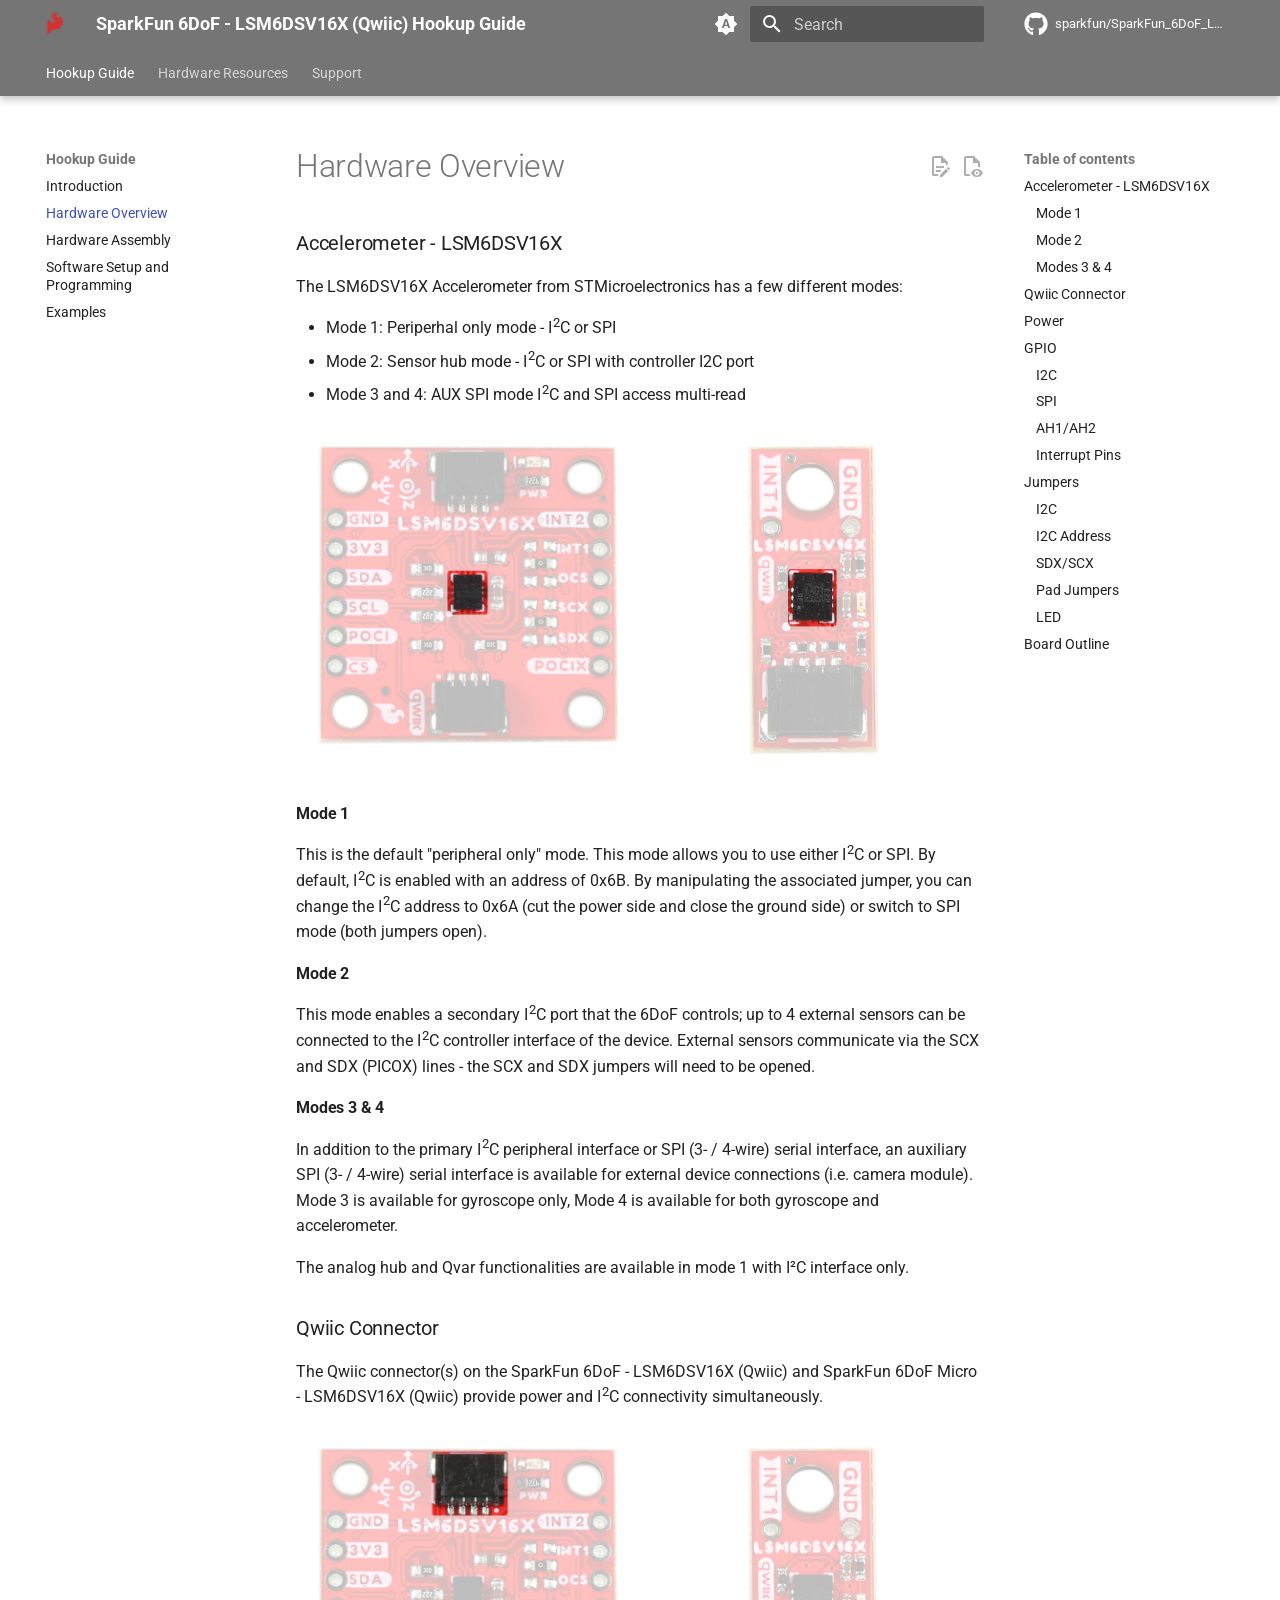
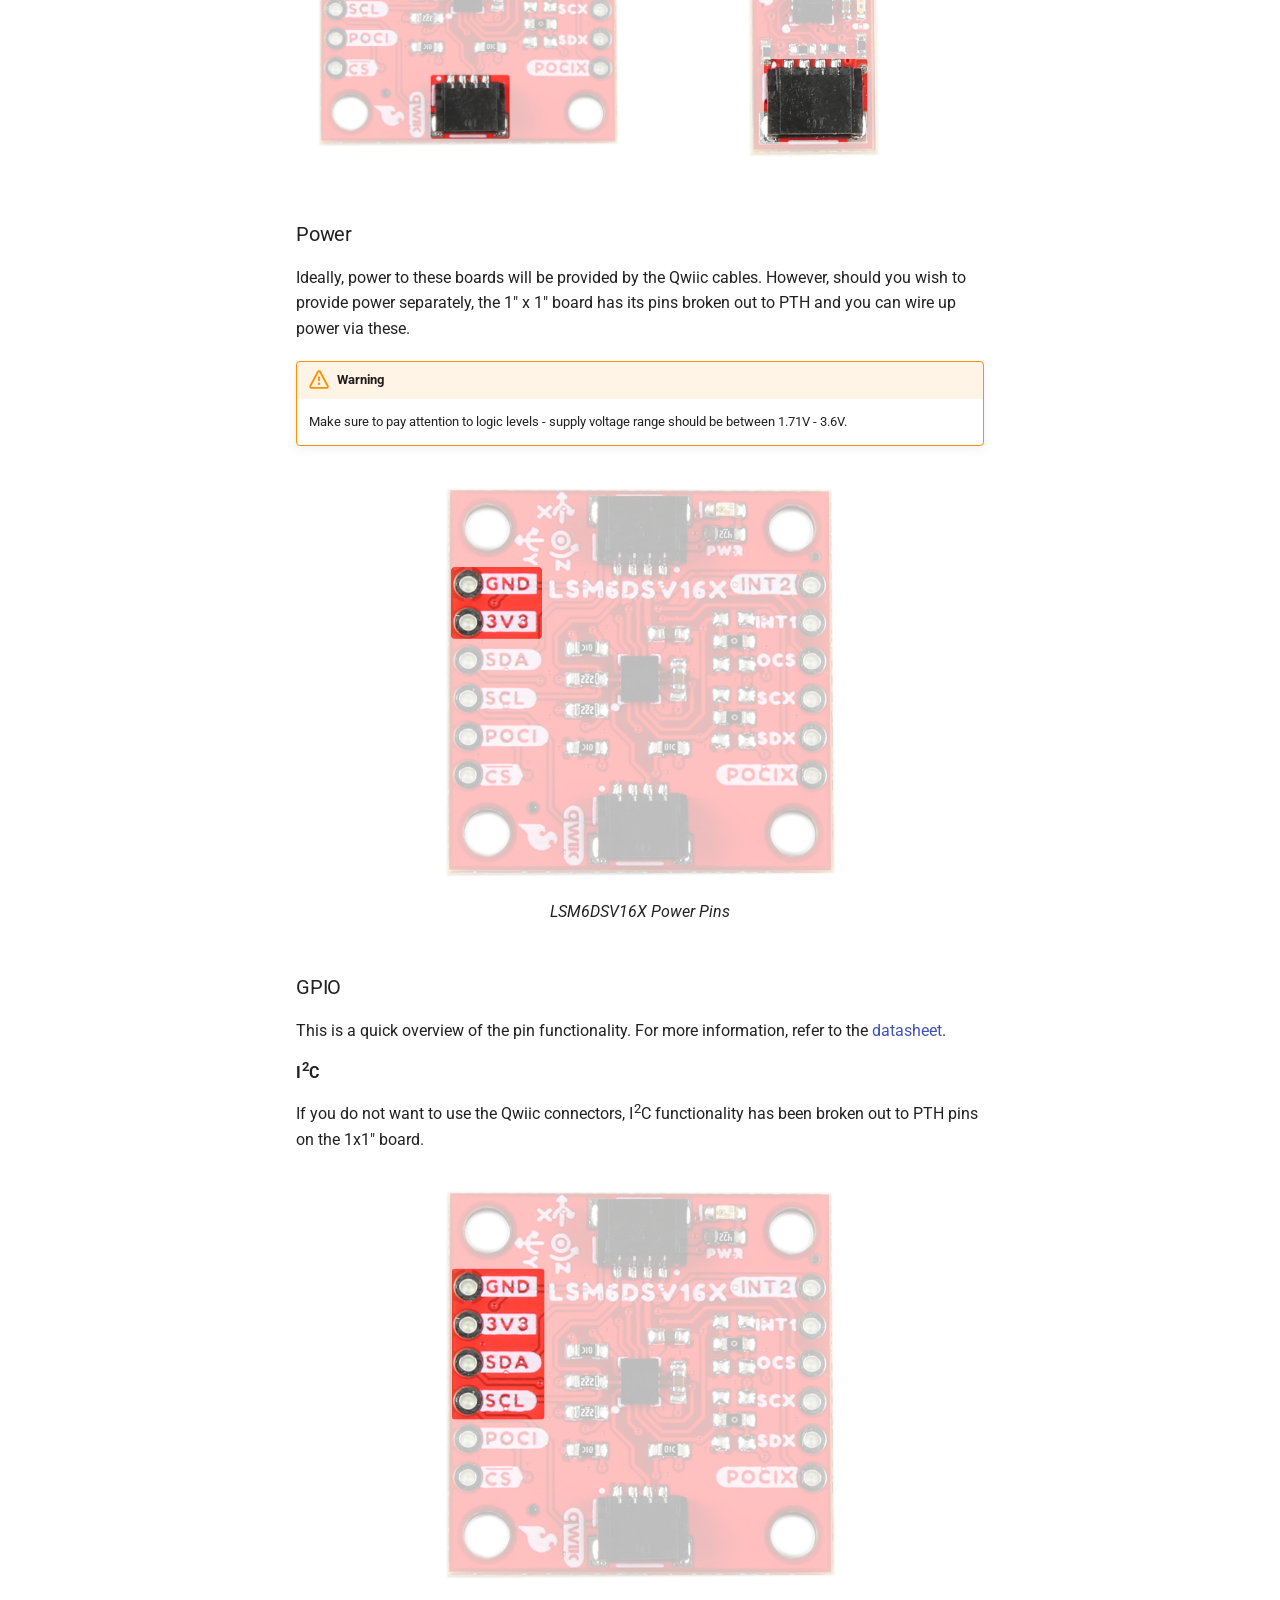
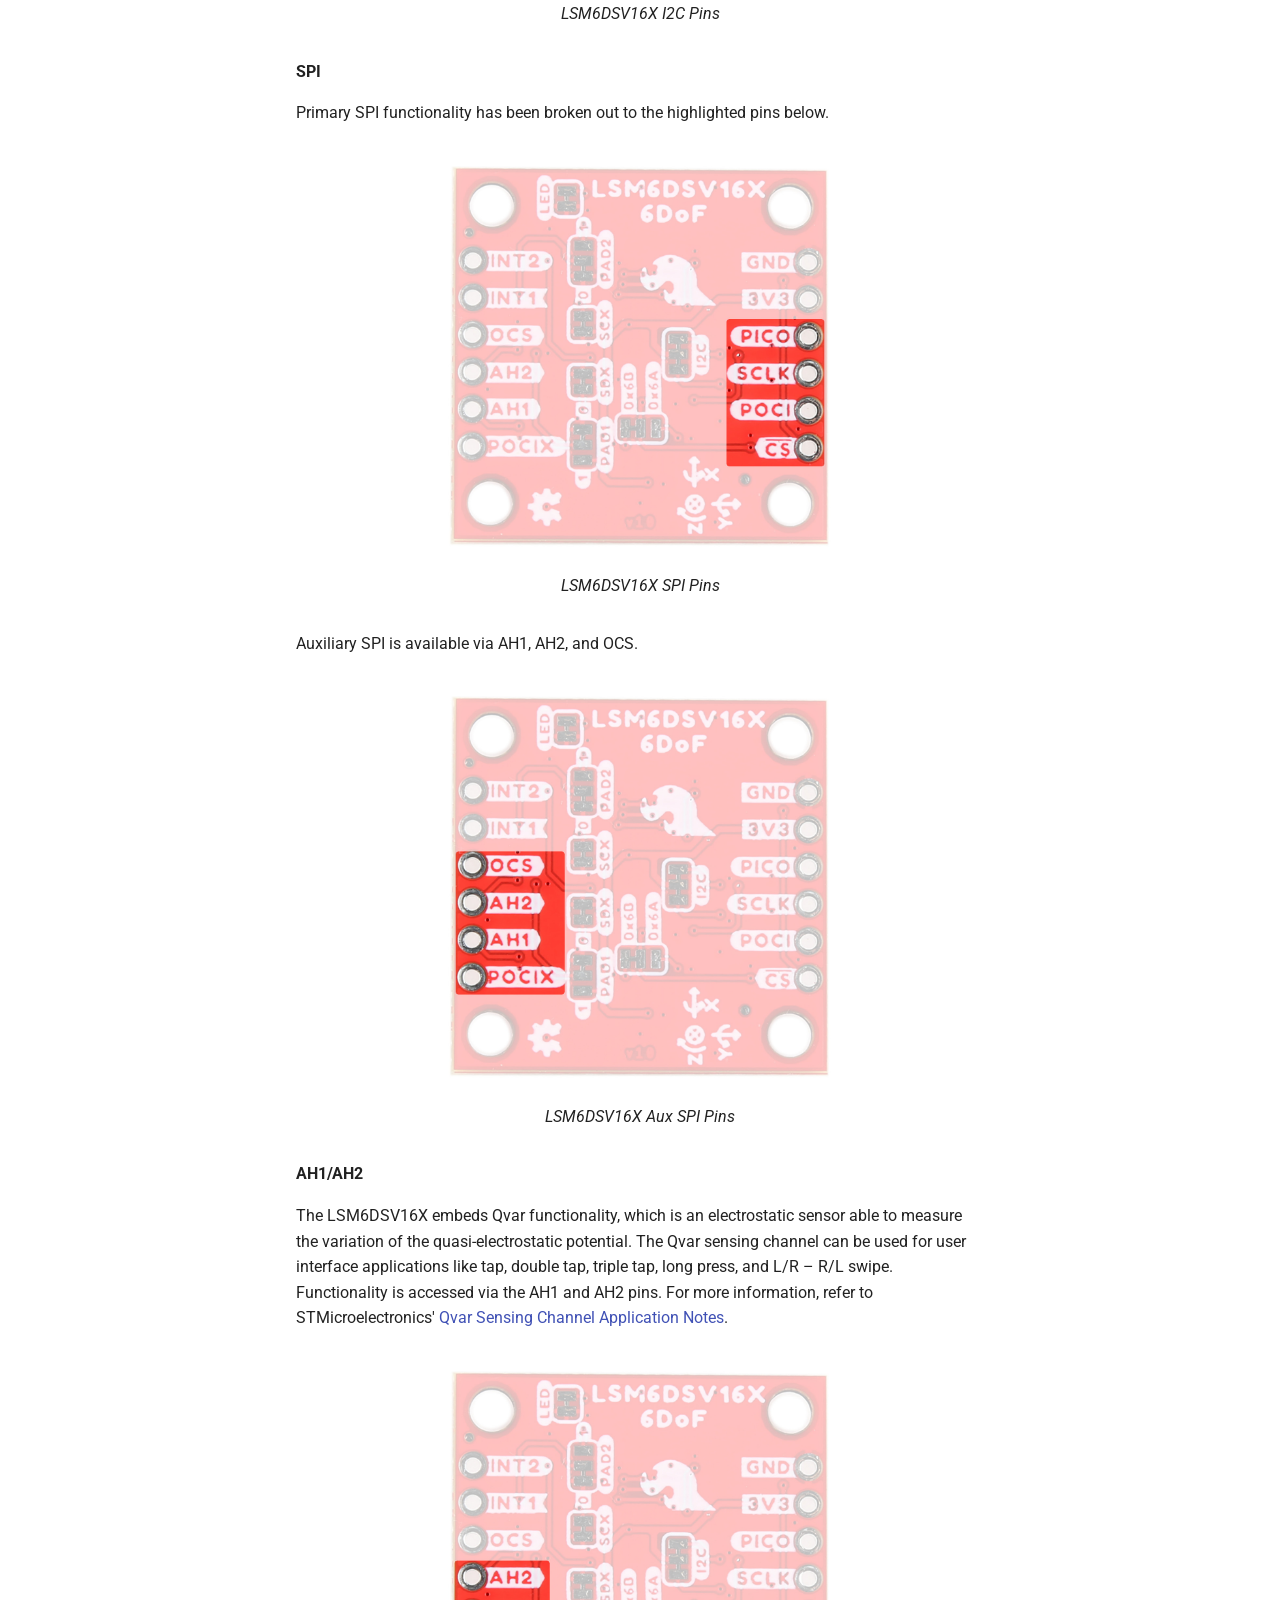
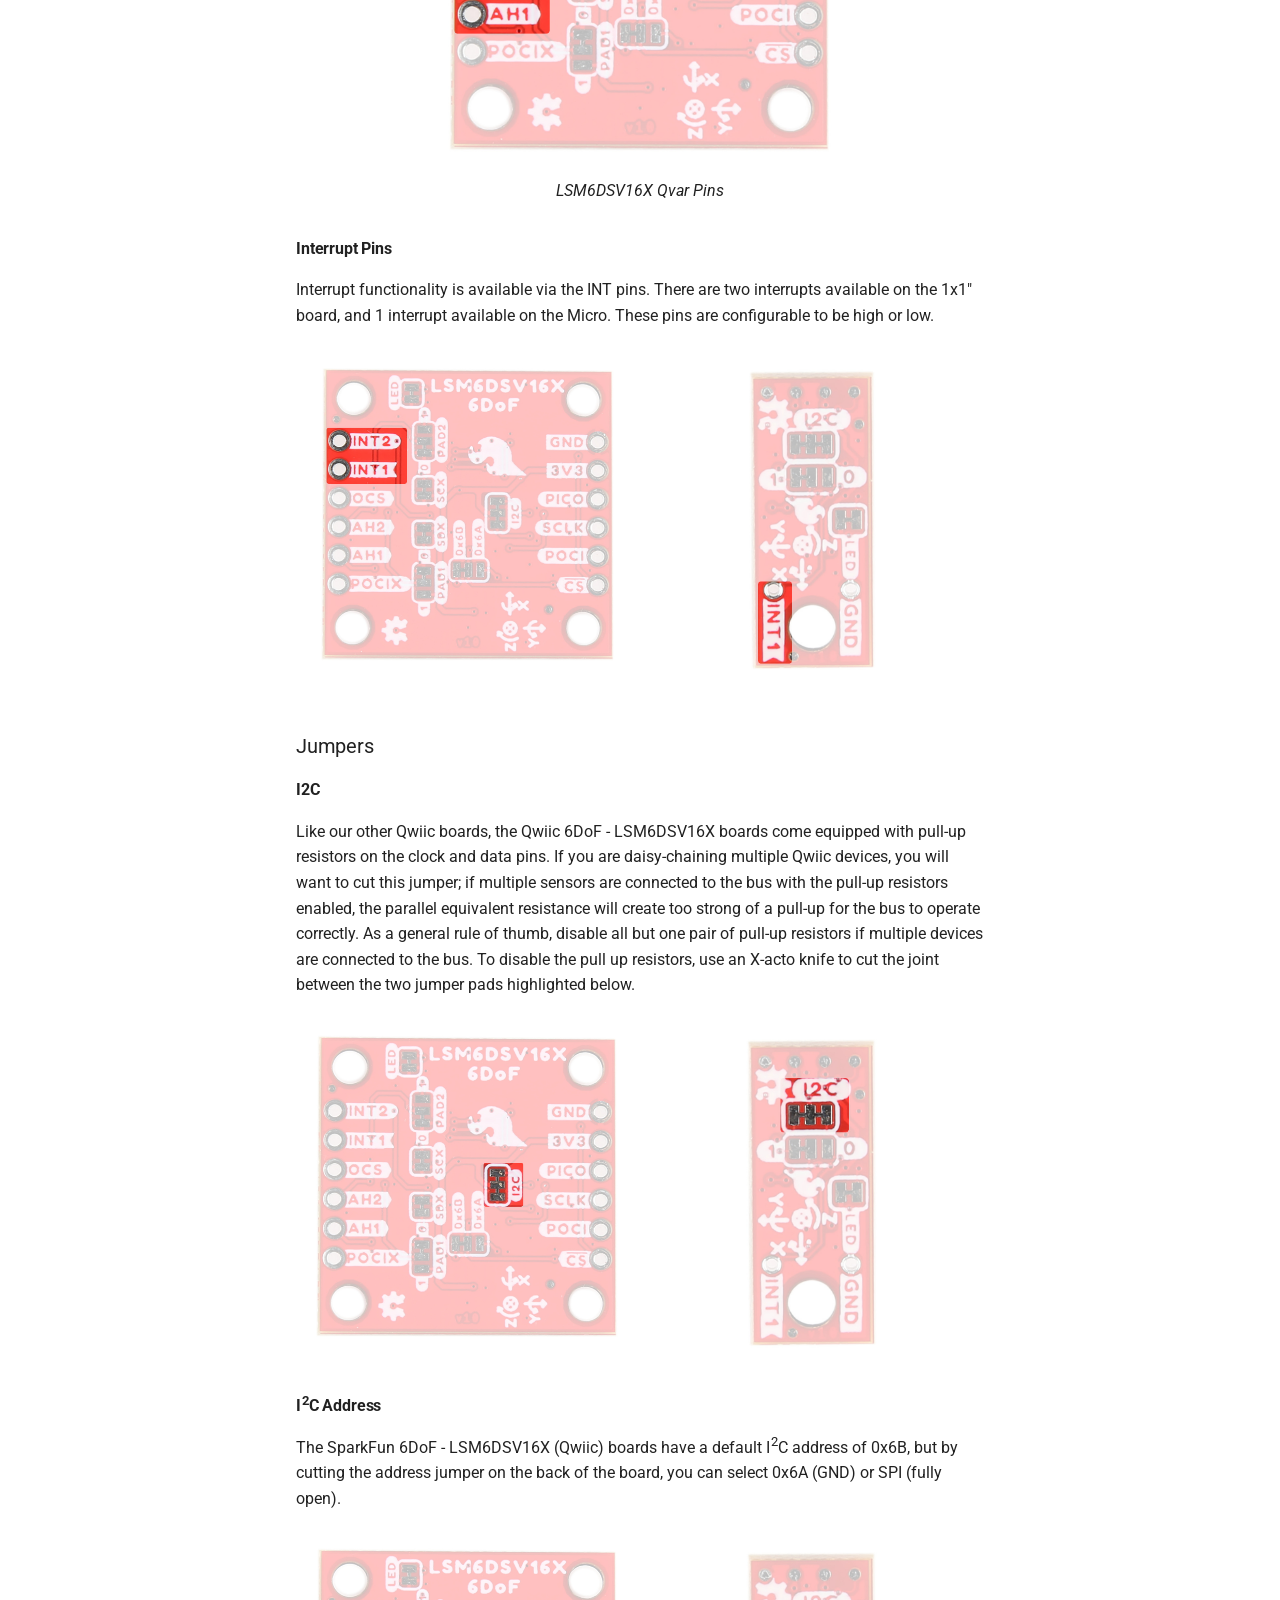
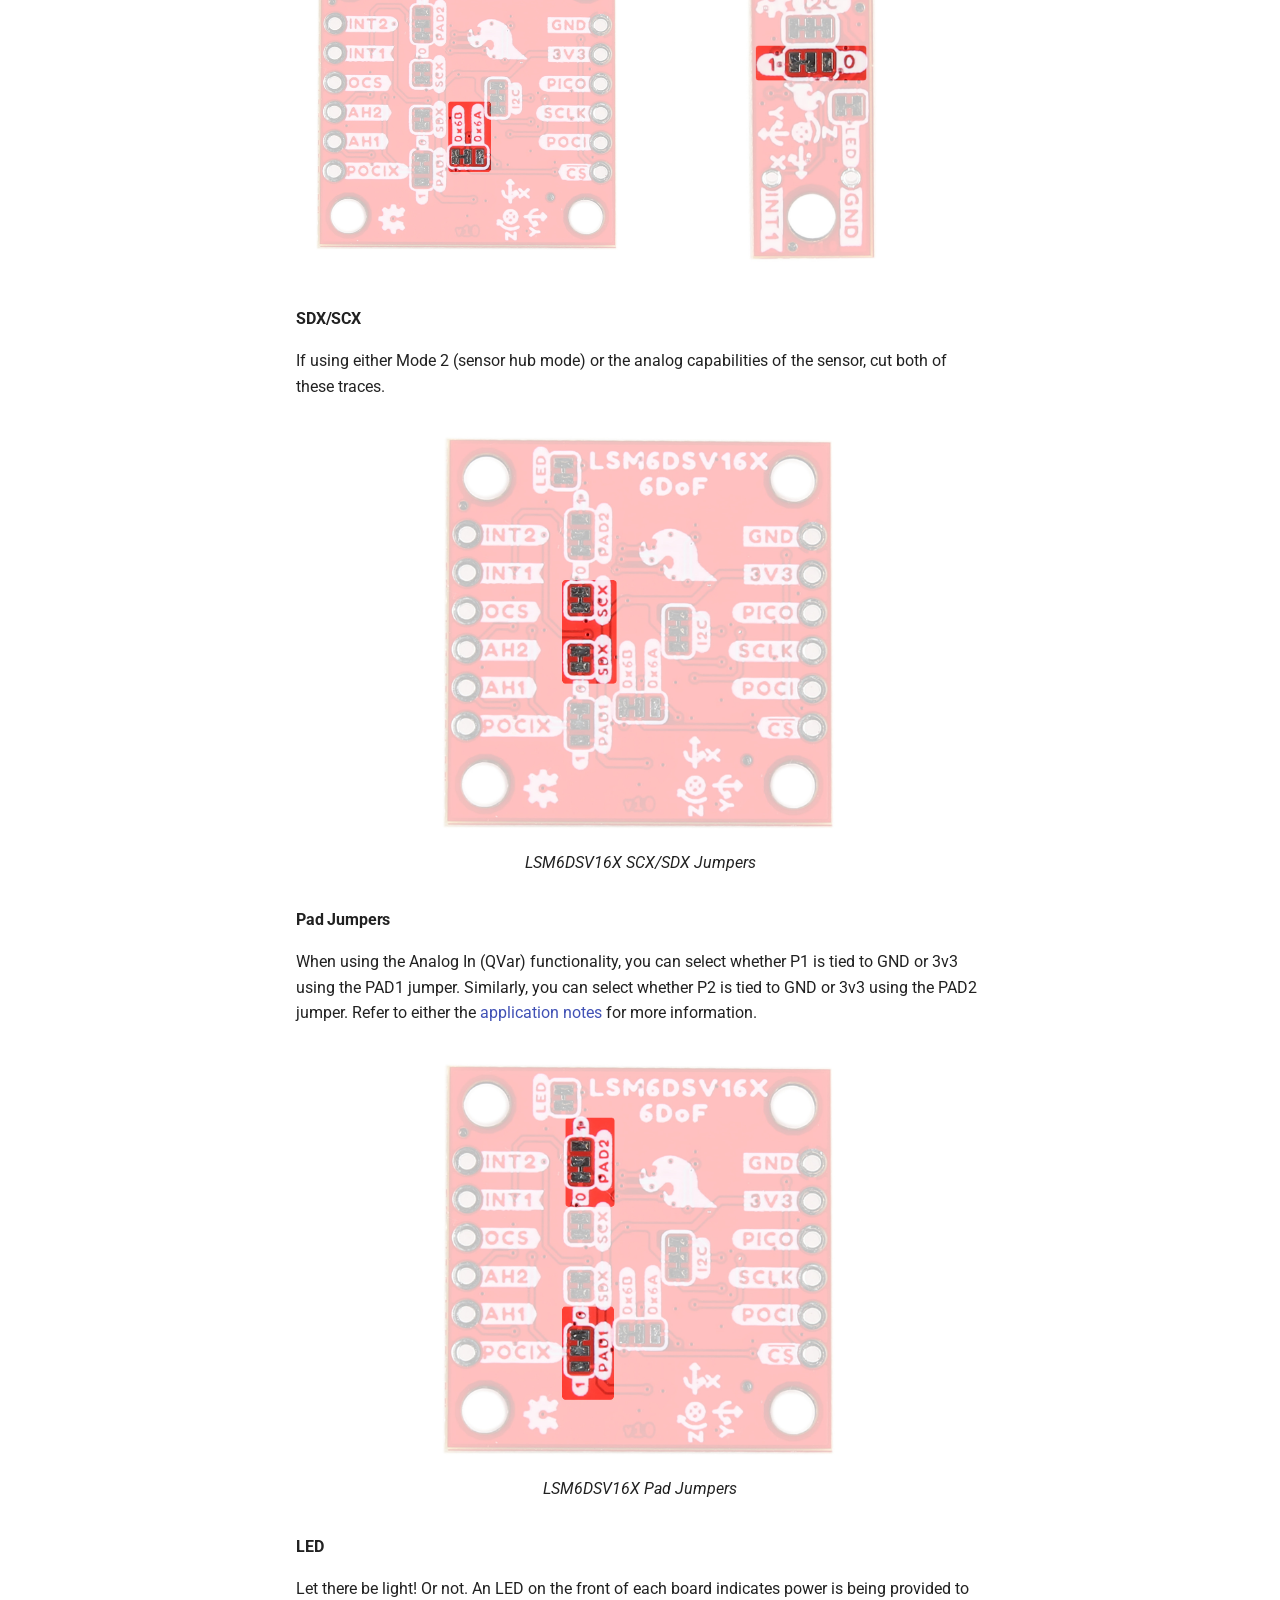
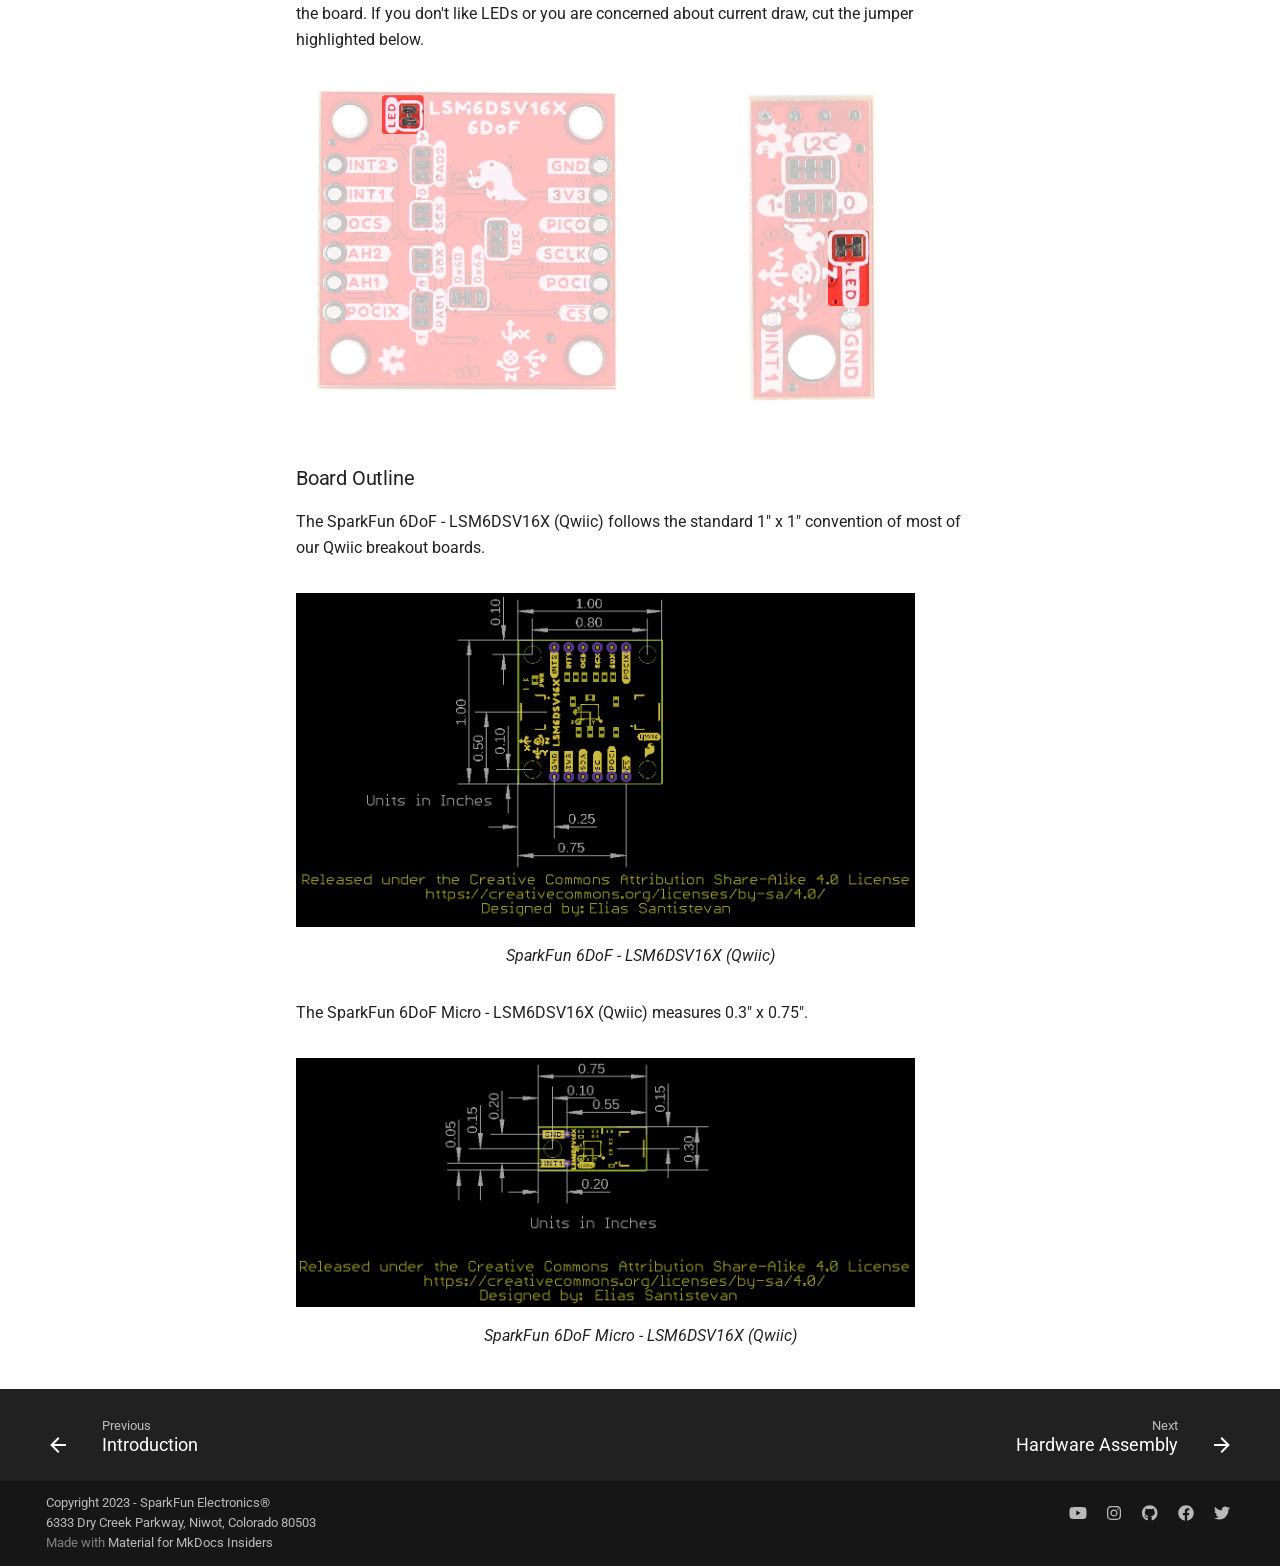
<file: hardware_overview/index.html>
<!doctype html>
<html lang="en" class="no-js">
  <head>
    
      <meta charset="utf-8">
      <meta name="viewport" content="width=device-width,initial-scale=1">
      
        <meta name="description" content="A hookup guide for the SparkFun Development Board Board">
      
      
      
        <link rel="canonical" href="https://sparkfun.github.io/SparkFun_6DoF_LSM6DSV16X/hardware_overview/">
      
      
        <link rel="prev" href="..">
      
      
        <link rel="next" href="../hardware_assembly/">
      
      
        
      
      
      <link rel="icon" href="../assets/favicon.png">
      <meta name="generator" content="mkdocs-1.4.3, mkdocs-material-9.1.15+insiders-4.35.3">
    
    
      
        <title>Hardware Overview - SparkFun 6DoF - LSM6DSV16X (Qwiic) Hookup Guide</title>
      
    
    
      <link rel="stylesheet" href="../assets/stylesheets/main.cac7c1ad.min.css">
      
        
        <link rel="stylesheet" href="../assets/stylesheets/palette.ecc776e4.min.css">
      
      
  
  
    
    
  
    
    
  
    
    
  
    
    
  
    
    
  
    
    
  
    
    
  
    
    
  
    
    
  
    
    
  
    
    
  
    
    
  
    
    
  
    
    
  
    
    
  
    
    
  
    
    
  
    
    
  
    
    
  
  
  <style>:root{--md-admonition-icon--note:url('data:image/svg+xml;charset=utf-8,<svg xmlns="http://www.w3.org/2000/svg" viewBox="0 0 16 16"><path d="M1 7.775V2.75C1 1.784 1.784 1 2.75 1h5.025c.464 0 .91.184 1.238.513l6.25 6.25a1.75 1.75 0 0 1 0 2.474l-5.026 5.026a1.75 1.75 0 0 1-2.474 0l-6.25-6.25A1.752 1.752 0 0 1 1 7.775Zm1.5 0c0 .066.026.13.073.177l6.25 6.25a.25.25 0 0 0 .354 0l5.025-5.025a.25.25 0 0 0 0-.354l-6.25-6.25a.25.25 0 0 0-.177-.073H2.75a.25.25 0 0 0-.25.25ZM6 5a1 1 0 1 1 0 2 1 1 0 0 1 0-2Z"/></svg>');--md-admonition-icon--abstract:url('data:image/svg+xml;charset=utf-8,<svg xmlns="http://www.w3.org/2000/svg" viewBox="0 0 16 16"><path d="M2.5 1.75v11.5c0 .138.112.25.25.25h3.17a.75.75 0 0 1 0 1.5H2.75A1.75 1.75 0 0 1 1 13.25V1.75C1 .784 1.784 0 2.75 0h8.5C12.216 0 13 .784 13 1.75v7.736a.75.75 0 0 1-1.5 0V1.75a.25.25 0 0 0-.25-.25h-8.5a.25.25 0 0 0-.25.25Zm13.274 9.537v-.001l-4.557 4.45a.75.75 0 0 1-1.055-.008l-1.943-1.95a.75.75 0 0 1 1.062-1.058l1.419 1.425 4.026-3.932a.75.75 0 1 1 1.048 1.074ZM4.75 4h4.5a.75.75 0 0 1 0 1.5h-4.5a.75.75 0 0 1 0-1.5ZM4 7.75A.75.75 0 0 1 4.75 7h2a.75.75 0 0 1 0 1.5h-2A.75.75 0 0 1 4 7.75Z"/></svg>');--md-admonition-icon--info:url('data:image/svg+xml;charset=utf-8,<svg xmlns="http://www.w3.org/2000/svg" viewBox="0 0 16 16"><path d="M0 8a8 8 0 1 1 16 0A8 8 0 0 1 0 8Zm8-6.5a6.5 6.5 0 1 0 0 13 6.5 6.5 0 0 0 0-13ZM6.5 7.75A.75.75 0 0 1 7.25 7h1a.75.75 0 0 1 .75.75v2.75h.25a.75.75 0 0 1 0 1.5h-2a.75.75 0 0 1 0-1.5h.25v-2h-.25a.75.75 0 0 1-.75-.75ZM8 6a1 1 0 1 1 0-2 1 1 0 0 1 0 2Z"/></svg>');--md-admonition-icon--tip:url('data:image/svg+xml;charset=utf-8,<svg xmlns="http://www.w3.org/2000/svg" viewBox="0 0 24 24"><path d="M16.307 5.476c-.756.134-1.975-.615-2.59-1.362-.755-.922-.66-1.647-.071-2.29.883-.978 2.396-.6 2.396-.6s-2.772-2.432-5.658-.44c-2.571 1.77-1.833 4.183.487 6.288 2.09 1.902.42 3.988-1.686 3.717-1.443-.184-2.034-1.343-1.687-2.054.298-.608 1.335-.982 1.335-.982s-1.19-.484-2.592.044c-1.259.474-2.297 1.515-2.214 4.12V24s1.301-1.604 2.83-3.236c1.714-1.84 2.495-3.084 4.254-2.938 3.328.205 5.735-1.273 7.371-3.645 3.141-4.563.67-9.68-1.43-10.343 0 0 .34 1.438-.745 1.638z"/></svg>');--md-admonition-icon--success:url('data:image/svg+xml;charset=utf-8,<svg xmlns="http://www.w3.org/2000/svg" viewBox="0 0 16 16"><path d="M13.78 4.22a.75.75 0 0 1 0 1.06l-7.25 7.25a.75.75 0 0 1-1.06 0L2.22 9.28a.751.751 0 0 1 .018-1.042.751.751 0 0 1 1.042-.018L6 10.94l6.72-6.72a.75.75 0 0 1 1.06 0Z"/></svg>');--md-admonition-icon--question:url('data:image/svg+xml;charset=utf-8,<svg xmlns="http://www.w3.org/2000/svg" viewBox="0 0 16 16"><path d="M0 8a8 8 0 1 1 16 0A8 8 0 0 1 0 8Zm8-6.5a6.5 6.5 0 1 0 0 13 6.5 6.5 0 0 0 0-13ZM6.92 6.085h.001a.749.749 0 1 1-1.342-.67c.169-.339.436-.701.849-.977C6.845 4.16 7.369 4 8 4a2.756 2.756 0 0 1 1.637.525c.503.377.863.965.863 1.725 0 .448-.115.83-.329 1.15-.205.307-.47.513-.692.662-.109.072-.22.138-.313.195l-.006.004a6.24 6.24 0 0 0-.26.16.952.952 0 0 0-.276.245.75.75 0 0 1-1.248-.832c.184-.264.42-.489.692-.661.103-.067.207-.132.313-.195l.007-.004c.1-.061.182-.11.258-.161a.969.969 0 0 0 .277-.245C8.96 6.514 9 6.427 9 6.25a.612.612 0 0 0-.262-.525A1.27 1.27 0 0 0 8 5.5c-.369 0-.595.09-.74.187a1.01 1.01 0 0 0-.34.398ZM9 11a1 1 0 1 1-2 0 1 1 0 0 1 2 0Z"/></svg>');--md-admonition-icon--warning:url('data:image/svg+xml;charset=utf-8,<svg xmlns="http://www.w3.org/2000/svg" viewBox="0 0 16 16"><path d="M6.457 1.047c.659-1.234 2.427-1.234 3.086 0l6.082 11.378A1.75 1.75 0 0 1 14.082 15H1.918a1.75 1.75 0 0 1-1.543-2.575Zm1.763.707a.25.25 0 0 0-.44 0L1.698 13.132a.25.25 0 0 0 .22.368h12.164a.25.25 0 0 0 .22-.368Zm.53 3.996v2.5a.75.75 0 0 1-1.5 0v-2.5a.75.75 0 0 1 1.5 0ZM9 11a1 1 0 1 1-2 0 1 1 0 0 1 2 0Z"/></svg>');--md-admonition-icon--failure:url('data:image/svg+xml;charset=utf-8,<svg xmlns="http://www.w3.org/2000/svg" viewBox="0 0 16 16"><path d="M2.344 2.343h-.001a8 8 0 0 1 11.314 11.314A8.002 8.002 0 0 1 .234 10.089a8 8 0 0 1 2.11-7.746Zm1.06 10.253a6.5 6.5 0 1 0 9.108-9.275 6.5 6.5 0 0 0-9.108 9.275ZM6.03 4.97 8 6.94l1.97-1.97a.749.749 0 0 1 1.275.326.749.749 0 0 1-.215.734L9.06 8l1.97 1.97a.749.749 0 0 1-.326 1.275.749.749 0 0 1-.734-.215L8 9.06l-1.97 1.97a.749.749 0 0 1-1.275-.326.749.749 0 0 1 .215-.734L6.94 8 4.97 6.03a.751.751 0 0 1 .018-1.042.751.751 0 0 1 1.042-.018Z"/></svg>');--md-admonition-icon--danger:url('data:image/svg+xml;charset=utf-8,<svg xmlns="http://www.w3.org/2000/svg" viewBox="0 0 16 16"><path d="M9.504.43a1.516 1.516 0 0 1 2.437 1.713L10.415 5.5h2.123c1.57 0 2.346 1.909 1.22 3.004l-7.34 7.142a1.249 1.249 0 0 1-.871.354h-.302a1.25 1.25 0 0 1-1.157-1.723L5.633 10.5H3.462c-1.57 0-2.346-1.909-1.22-3.004L9.503.429Zm1.047 1.074L3.286 8.571A.25.25 0 0 0 3.462 9H6.75a.75.75 0 0 1 .694 1.034l-1.713 4.188 6.982-6.793A.25.25 0 0 0 12.538 7H9.25a.75.75 0 0 1-.683-1.06l2.008-4.418.003-.006a.036.036 0 0 0-.004-.009l-.006-.006-.008-.001c-.003 0-.006.002-.009.004Z"/></svg>');--md-admonition-icon--bug:url('data:image/svg+xml;charset=utf-8,<svg xmlns="http://www.w3.org/2000/svg" viewBox="0 0 16 16"><path d="M4.72.22a.75.75 0 0 1 1.06 0l1 .999a3.488 3.488 0 0 1 2.441 0l.999-1a.748.748 0 0 1 1.265.332.75.75 0 0 1-.205.729l-.775.776c.616.63.995 1.493.995 2.444v.327c0 .1-.009.197-.025.292.408.14.764.392 1.029.722l1.968-.787a.75.75 0 0 1 .556 1.392L13 7.258V9h2.25a.75.75 0 0 1 0 1.5H13v.5c0 .409-.049.806-.141 1.186l2.17.868a.75.75 0 0 1-.557 1.392l-2.184-.873A4.997 4.997 0 0 1 8 16a4.997 4.997 0 0 1-4.288-2.427l-2.183.873a.75.75 0 0 1-.558-1.392l2.17-.868A5.036 5.036 0 0 1 3 11v-.5H.75a.75.75 0 0 1 0-1.5H3V7.258L.971 6.446a.75.75 0 0 1 .558-1.392l1.967.787c.265-.33.62-.583 1.03-.722a1.677 1.677 0 0 1-.026-.292V4.5c0-.951.38-1.814.995-2.444L4.72 1.28a.75.75 0 0 1 0-1.06Zm.53 6.28a.75.75 0 0 0-.75.75V11a3.5 3.5 0 1 0 7 0V7.25a.75.75 0 0 0-.75-.75ZM6.173 5h3.654A.172.172 0 0 0 10 4.827V4.5a2 2 0 1 0-4 0v.327c0 .096.077.173.173.173Z"/></svg>');--md-admonition-icon--example:url('data:image/svg+xml;charset=utf-8,<svg xmlns="http://www.w3.org/2000/svg" viewBox="0 0 16 16"><path d="M5 5.782V2.5h-.25a.75.75 0 0 1 0-1.5h6.5a.75.75 0 0 1 0 1.5H11v3.282l3.666 5.76C15.619 13.04 14.543 15 12.767 15H3.233c-1.776 0-2.852-1.96-1.899-3.458Zm-2.4 6.565a.75.75 0 0 0 .633 1.153h9.534a.75.75 0 0 0 .633-1.153L12.225 10.5h-8.45ZM9.5 2.5h-3V6c0 .143-.04.283-.117.403L4.73 9h6.54L9.617 6.403A.746.746 0 0 1 9.5 6Z"/></svg>');--md-admonition-icon--quote:url('data:image/svg+xml;charset=utf-8,<svg xmlns="http://www.w3.org/2000/svg" viewBox="0 0 16 16"><path d="M1.75 2.5h10.5a.75.75 0 0 1 0 1.5H1.75a.75.75 0 0 1 0-1.5Zm4 5h8.5a.75.75 0 0 1 0 1.5h-8.5a.75.75 0 0 1 0-1.5Zm0 5h8.5a.75.75 0 0 1 0 1.5h-8.5a.75.75 0 0 1 0-1.5ZM2.5 7.75v6a.75.75 0 0 1-1.5 0v-6a.75.75 0 0 1 1.5 0Z"/></svg>');--md-admonition-icon--github:url('data:image/svg+xml;charset=utf-8,<svg xmlns="http://www.w3.org/2000/svg" viewBox="0 0 24 24"><path d="M12 .297c-6.63 0-12 5.373-12 12 0 5.303 3.438 9.8 8.205 11.385.6.113.82-.258.82-.577 0-.285-.01-1.04-.015-2.04-3.338.724-4.042-1.61-4.042-1.61C4.422 18.07 3.633 17.7 3.633 17.7c-1.087-.744.084-.729.084-.729 1.205.084 1.838 1.236 1.838 1.236 1.07 1.835 2.809 1.305 3.495.998.108-.776.417-1.305.76-1.605-2.665-.3-5.466-1.332-5.466-5.93 0-1.31.465-2.38 1.235-3.22-.135-.303-.54-1.523.105-3.176 0 0 1.005-.322 3.3 1.23.96-.267 1.98-.399 3-.405 1.02.006 2.04.138 3 .405 2.28-1.552 3.285-1.23 3.285-1.23.645 1.653.24 2.873.12 3.176.765.84 1.23 1.91 1.23 3.22 0 4.61-2.805 5.625-5.475 5.92.42.36.81 1.096.81 2.22 0 1.606-.015 2.896-.015 3.286 0 .315.21.69.825.57C20.565 22.092 24 17.592 24 12.297c0-6.627-5.373-12-12-12"/></svg>');--md-admonition-icon--arduino:url('data:image/svg+xml;charset=utf-8,<svg xmlns="http://www.w3.org/2000/svg" viewBox="0 0 24 24"><path d="M23.82 12a5.78 5.78 0 0 0-5.88-5.67c-.29 0-.6.02-.9.05-2.52.37-4.2 2.18-5.13 3.57-.95-1.39-2.64-3.2-5.14-3.57-.3-.03-.6-.05-.9-.05A5.78 5.78 0 0 0 0 12a5.78 5.78 0 0 0 5.87 5.67c.3 0 .6-.02.92-.06 2.52-.36 4.2-2.17 5.14-3.56.95 1.39 2.63 3.2 5.14 3.57.31.03.6.05.91.05A5.78 5.78 0 0 0 23.82 12zM6.48 15.6c-.2.04-.43.04-.63.04A3.77 3.77 0 0 1 2 11.98a3.78 3.78 0 0 1 3.86-3.66c.2 0 .42.02.63.04 2.37.35 3.82 2.67 4.31 3.62-.5.95-1.95 3.3-4.31 3.62zM13 12c.49-.93 1.94-3.27 4.31-3.62.2-.04.42-.04.62-.04A3.76 3.76 0 0 1 21.8 12a3.78 3.78 0 0 1-3.86 3.66c-.2 0-.42-.02-.62-.04-2.36-.35-3.82-2.69-4.31-3.62zm-8.79.59h3.54v-1.16H4.22v1.16zm14.13 0h1.19v-1.16h-1.2v-1.19H17.2v1.2H16v1.15h1.2v1.18h1.15V12.6zM24 7.06c0 .3-.22.51-.53.51a.51.51 0 0 1-.53-.5c0-.28.24-.52.53-.52.31 0 .53.22.53.51zm-.91 0c0 .22.16.4.4.4.22 0 .38-.18.38-.4s-.16-.4-.38-.4c-.24-.02-.4.16-.4.4zm.3.26h-.1V6.8l.2-.01c.09 0 .14.01.18.03.04.02.06.06.06.11 0 .06-.04.1-.11.11.05.02.07.06.09.13l.03.13h-.12c-.02-.02-.02-.07-.04-.13-.02-.05-.04-.07-.11-.07h-.05l-.02.22zm.02-.3h.06c.07 0 .1-.01.1-.07 0-.05-.03-.07-.1-.07h-.07v.14h.01z"/></svg>');--md-admonition-icon--python:url('data:image/svg+xml;charset=utf-8,<svg xmlns="http://www.w3.org/2000/svg" viewBox="0 0 24 24"><path d="m14.25.18.9.2.73.26.59.3.45.32.34.34.25.34.16.33.1.3.04.26.02.2-.01.13V8.5l-.05.63-.13.55-.21.46-.26.38-.3.31-.33.25-.35.19-.35.14-.33.1-.3.07-.26.04-.21.02H8.77l-.69.05-.59.14-.5.22-.41.27-.33.32-.27.35-.2.36-.15.37-.1.35-.07.32-.04.27-.02.21v3.06H3.17l-.21-.03-.28-.07-.32-.12-.35-.18-.36-.26-.36-.36-.35-.46-.32-.59-.28-.73-.21-.88-.14-1.05-.05-1.23.06-1.22.16-1.04.24-.87.32-.71.36-.57.4-.44.42-.33.42-.24.4-.16.36-.1.32-.05.24-.01h.16l.06.01h8.16v-.83H6.18l-.01-2.75-.02-.37.05-.34.11-.31.17-.28.25-.26.31-.23.38-.2.44-.18.51-.15.58-.12.64-.1.71-.06.77-.04.84-.02 1.27.05zm-6.3 1.98-.23.33-.08.41.08.41.23.34.33.22.41.09.41-.09.33-.22.23-.34.08-.41-.08-.41-.23-.33-.33-.22-.41-.09-.41.09zm13.09 3.95.28.06.32.12.35.18.36.27.36.35.35.47.32.59.28.73.21.88.14 1.04.05 1.23-.06 1.23-.16 1.04-.24.86-.32.71-.36.57-.4.45-.42.33-.42.24-.4.16-.36.09-.32.05-.24.02-.16-.01h-8.22v.82h5.84l.01 2.76.02.36-.05.34-.11.31-.17.29-.25.25-.31.24-.38.2-.44.17-.51.15-.58.13-.64.09-.71.07-.77.04-.84.01-1.27-.04-1.07-.14-.9-.2-.73-.25-.59-.3-.45-.33-.34-.34-.25-.34-.16-.33-.1-.3-.04-.25-.02-.2.01-.13v-5.34l.05-.64.13-.54.21-.46.26-.38.3-.32.33-.24.35-.2.35-.14.33-.1.3-.06.26-.04.21-.02.13-.01h5.84l.69-.05.59-.14.5-.21.41-.28.33-.32.27-.35.2-.36.15-.36.1-.35.07-.32.04-.28.02-.21V6.07h2.09l.14.01zm-6.47 14.25-.23.33-.08.41.08.41.23.33.33.23.41.08.41-.08.33-.23.23-.33.08-.41-.08-.41-.23-.33-.33-.23-.41-.08-.41.08z"/></svg>');--md-admonition-icon--code:url('data:image/svg+xml;charset=utf-8,<svg xmlns="http://www.w3.org/2000/svg" viewBox="0 0 384 512"><!--! Font Awesome Free 6.4.0 by @fontawesome - https://fontawesome.com License - https://fontawesome.com/license/free (Icons: CC BY 4.0, Fonts: SIL OFL 1.1, Code: MIT License) Copyright 2023 Fonticons, Inc.--><path d="M64 464c-8.8 0-16-7.2-16-16V64c0-8.8 7.2-16 16-16h160v80c0 17.7 14.3 32 32 32h80v288c0 8.8-7.2 16-16 16H64zM64 0C28.7 0 0 28.7 0 64v384c0 35.3 28.7 64 64 64h256c35.3 0 64-28.7 64-64V154.5c0-17-6.7-33.3-18.7-45.3l-90.6-90.5C262.7 6.7 246.5 0 229.5 0H64zm97 289c9.4-9.4 9.4-24.6 0-33.9s-24.6-9.4-33.9 0L79 303c-9.4 9.4-9.4 24.6 0 33.9l48 48c9.4 9.4 24.6 9.4 33.9 0s9.4-24.6 0-33.9l-31-31 31-31zm96-34c-9.4-9.4-24.6-9.4-33.9 0s-9.4 24.6 0 33.9l31 31-31 31c-9.4 9.4-9.4 24.6 0 33.9s24.6 9.4 33.9 0l48-48c9.4-9.4 9.4-24.6 0-33.9l-48-48z"/></svg>');--md-admonition-icon--terminal:url('data:image/svg+xml;charset=utf-8,<svg xmlns="http://www.w3.org/2000/svg" viewBox="0 0 16 16"><path d="M0 2.75C0 1.784.784 1 1.75 1h12.5c.966 0 1.75.784 1.75 1.75v10.5A1.75 1.75 0 0 1 14.25 15H1.75A1.75 1.75 0 0 1 0 13.25Zm1.75-.25a.25.25 0 0 0-.25.25v10.5c0 .138.112.25.25.25h12.5a.25.25 0 0 0 .25-.25V2.75a.25.25 0 0 0-.25-.25ZM7.25 8a.749.749 0 0 1-.22.53l-2.25 2.25a.749.749 0 0 1-1.275-.326.749.749 0 0 1 .215-.734L5.44 8 3.72 6.28a.749.749 0 0 1 .326-1.275.749.749 0 0 1 .734.215l2.25 2.25c.141.14.22.331.22.53Zm1.5 1.5h3a.75.75 0 0 1 0 1.5h-3a.75.75 0 0 1 0-1.5Z"/></svg>');--md-admonition-icon--serial:url('data:image/svg+xml;charset=utf-8,<svg xmlns="http://www.w3.org/2000/svg" viewBox="0 0 576 512"><!--! Font Awesome Free 6.4.0 by @fontawesome - https://fontawesome.com License - https://fontawesome.com/license/free (Icons: CC BY 4.0, Fonts: SIL OFL 1.1, Code: MIT License) Copyright 2023 Fonticons, Inc.--><path d="M64 0C28.7 0 0 28.7 0 64v288c0 35.3 28.7 64 64 64h176l-10.7 32H160c-17.7 0-32 14.3-32 32s14.3 32 32 32h256c17.7 0 32-14.3 32-32s-14.3-32-32-32h-69.3L336 416h176c35.3 0 64-28.7 64-64V64c0-35.3-28.7-64-64-64H64zm448 64v288H64V64h448z"/></svg>');--md-admonition-icon--link:url('data:image/svg+xml;charset=utf-8,<svg xmlns="http://www.w3.org/2000/svg" viewBox="0 0 16 16"><path d="m7.775 3.275 1.25-1.25a3.5 3.5 0 1 1 4.95 4.95l-2.5 2.5a3.5 3.5 0 0 1-4.95 0 .751.751 0 0 1 .018-1.042.751.751 0 0 1 1.042-.018 1.998 1.998 0 0 0 2.83 0l2.5-2.5a2.002 2.002 0 0 0-2.83-2.83l-1.25 1.25a.751.751 0 0 1-1.042-.018.751.751 0 0 1-.018-1.042Zm-4.69 9.64a1.998 1.998 0 0 0 2.83 0l1.25-1.25a.751.751 0 0 1 1.042.018.751.751 0 0 1 .018 1.042l-1.25 1.25a3.5 3.5 0 1 1-4.95-4.95l2.5-2.5a3.5 3.5 0 0 1 4.95 0 .751.751 0 0 1-.018 1.042.751.751 0 0 1-1.042.018 1.998 1.998 0 0 0-2.83 0l-2.5 2.5a1.998 1.998 0 0 0 0 2.83Z"/></svg>');}</style>


    
    
    
      
        
        
        <link rel="preconnect" href="https://fonts.gstatic.com" crossorigin>
        <link rel="stylesheet" href="https://fonts.googleapis.com/css?family=Roboto:300,300i,400,400i,700,700i%7CRoboto+Mono:400,400i,700,700i&display=fallback">
        <style>:root{--md-text-font:"Roboto";--md-code-font:"Roboto Mono"}</style>
      
    
    
      <link rel="stylesheet" href="../overrides/extra.css">
    
    <script>__md_scope=new URL("..",location),__md_hash=e=>[...e].reduce((e,_)=>(e<<5)-e+_.charCodeAt(0),0),__md_get=(e,_=localStorage,t=__md_scope)=>JSON.parse(_.getItem(t.pathname+"."+e)),__md_set=(e,_,t=localStorage,a=__md_scope)=>{try{t.setItem(a.pathname+"."+e,JSON.stringify(_))}catch(e){}}</script>
    
      

    
    
  </head>
  
  
    
    
      
    
    
    
    
    <body dir="ltr" data-md-color-scheme="default" data-md-color-primary="grey" data-md-color-accent="red">
  
    
    <input class="md-toggle" data-md-toggle="drawer" type="checkbox" id="__drawer" autocomplete="off">
    <input class="md-toggle" data-md-toggle="search" type="checkbox" id="__search" autocomplete="off">
    <label class="md-overlay" for="__drawer"></label>
    <div data-md-component="skip">
      
        
        <a href="#accelerometer-lsm6dsv16x" class="md-skip">
          Skip to content
        </a>
      
    </div>
    <div data-md-component="announce">
      
    </div>
    
    
      

  

<header class="md-header md-header--shadow md-header--lifted" data-md-component="header">
  <nav class="md-header__inner md-grid" aria-label="Header">
    <a href=".." title="SparkFun 6DoF - LSM6DSV16X (Qwiic) Hookup Guide" class="md-header__button md-logo" aria-label="SparkFun 6DoF - LSM6DSV16X (Qwiic) Hookup Guide" data-md-component="logo">
      
  <img src="../assets/sfe_logo_sm.png" alt="logo">

    </a>
    <label class="md-header__button md-icon" for="__drawer">
      <svg xmlns="http://www.w3.org/2000/svg" viewBox="0 0 24 24"><path d="M3 6h18v2H3V6m0 5h18v2H3v-2m0 5h18v2H3v-2Z"/></svg>
    </label>
    <div class="md-header__title" data-md-component="header-title">
      <div class="md-header__ellipsis">
        <div class="md-header__topic">
          <span class="md-ellipsis">
            SparkFun 6DoF - LSM6DSV16X (Qwiic) Hookup Guide
          </span>
        </div>
        <div class="md-header__topic" data-md-component="header-topic">
          <span class="md-ellipsis">
            
              Hardware Overview
            
          </span>
        </div>
      </div>
    </div>
    
      
        <form class="md-header__option" data-md-component="palette">
          
            
            
            
            <input class="md-option" data-md-color-media="(prefers-color-scheme)" data-md-color-scheme="default" data-md-color-primary="grey" data-md-color-accent="red"  aria-label="Switch to dark mode"  type="radio" name="__palette" id="__palette_0">
            
              <label class="md-header__button md-icon" title="Switch to dark mode" for="__palette_1" hidden>
                <svg xmlns="http://www.w3.org/2000/svg" viewBox="0 0 24 24"><path d="m14.3 16-.7-2h-3.2l-.7 2H7.8L11 7h2l3.2 9h-1.9M20 8.69V4h-4.69L12 .69 8.69 4H4v4.69L.69 12 4 15.31V20h4.69L12 23.31 15.31 20H20v-4.69L23.31 12 20 8.69m-9.15 3.96h2.3L12 9l-1.15 3.65Z"/></svg>
              </label>
            
          
            
            
            
            <input class="md-option" data-md-color-media="(prefers-color-scheme: light)" data-md-color-scheme="default" data-md-color-primary="grey" data-md-color-accent="red"  aria-label="Switch to system preference"  type="radio" name="__palette" id="__palette_1">
            
              <label class="md-header__button md-icon" title="Switch to system preference" for="__palette_2" hidden>
                <svg xmlns="http://www.w3.org/2000/svg" viewBox="0 0 24 24"><path d="M12 8a4 4 0 0 0-4 4 4 4 0 0 0 4 4 4 4 0 0 0 4-4 4 4 0 0 0-4-4m0 10a6 6 0 0 1-6-6 6 6 0 0 1 6-6 6 6 0 0 1 6 6 6 6 0 0 1-6 6m8-9.31V4h-4.69L12 .69 8.69 4H4v4.69L.69 12 4 15.31V20h4.69L12 23.31 15.31 20H20v-4.69L23.31 12 20 8.69Z"/></svg>
              </label>
            
          
            
            
            
            <input class="md-option" data-md-color-media="(prefers-color-scheme: dark)" data-md-color-scheme="slate" data-md-color-primary="grey" data-md-color-accent="red"  aria-label="Switch to light mode"  type="radio" name="__palette" id="__palette_2">
            
              <label class="md-header__button md-icon" title="Switch to light mode" for="__palette_0" hidden>
                <svg xmlns="http://www.w3.org/2000/svg" viewBox="0 0 24 24"><path d="m17.75 4.09-2.53 1.94.91 3.06-2.63-1.81-2.63 1.81.91-3.06-2.53-1.94L12.44 4l1.06-3 1.06 3 3.19.09m3.5 6.91-1.64 1.25.59 1.98-1.7-1.17-1.7 1.17.59-1.98L15.75 11l2.06-.05L18.5 9l.69 1.95 2.06.05m-2.28 4.95c.83-.08 1.72 1.1 1.19 1.85-.32.45-.66.87-1.08 1.27C15.17 23 8.84 23 4.94 19.07c-3.91-3.9-3.91-10.24 0-14.14.4-.4.82-.76 1.27-1.08.75-.53 1.93.36 1.85 1.19-.27 2.86.69 5.83 2.89 8.02a9.96 9.96 0 0 0 8.02 2.89m-1.64 2.02a12.08 12.08 0 0 1-7.8-3.47c-2.17-2.19-3.33-5-3.49-7.82-2.81 3.14-2.7 7.96.31 10.98 3.02 3.01 7.84 3.12 10.98.31Z"/></svg>
              </label>
            
          
        </form>
      
    
    
      <script>var media,input,key,value,palette=__md_get("__palette");if(palette&&palette.color){"(prefers-color-scheme)"===palette.color.media&&(media=matchMedia("(prefers-color-scheme: light)"),input=document.querySelector(media.matches?"[data-md-color-media='(prefers-color-scheme: light)']":"[data-md-color-media='(prefers-color-scheme: dark)']"),palette.color.media=input.getAttribute("data-md-color-media"),palette.color.scheme=input.getAttribute("data-md-color-scheme"),palette.color.primary=input.getAttribute("data-md-color-primary"),palette.color.accent=input.getAttribute("data-md-color-accent"));for([key,value]of Object.entries(palette.color))document.body.setAttribute("data-md-color-"+key,value)}</script>
    
    
    
      <label class="md-header__button md-icon" for="__search">
        <svg xmlns="http://www.w3.org/2000/svg" viewBox="0 0 24 24"><path d="M9.5 3A6.5 6.5 0 0 1 16 9.5c0 1.61-.59 3.09-1.56 4.23l.27.27h.79l5 5-1.5 1.5-5-5v-.79l-.27-.27A6.516 6.516 0 0 1 9.5 16 6.5 6.5 0 0 1 3 9.5 6.5 6.5 0 0 1 9.5 3m0 2C7 5 5 7 5 9.5S7 14 9.5 14 14 12 14 9.5 12 5 9.5 5Z"/></svg>
      </label>
      <div class="md-search" data-md-component="search" role="dialog">
  <label class="md-search__overlay" for="__search"></label>
  <div class="md-search__inner" role="search">
    <form class="md-search__form" name="search">
      <input type="text" class="md-search__input" name="query" aria-label="Search" placeholder="Search" autocapitalize="off" autocorrect="off" autocomplete="off" spellcheck="false" data-md-component="search-query" required>
      <label class="md-search__icon md-icon" for="__search">
        <svg xmlns="http://www.w3.org/2000/svg" viewBox="0 0 24 24"><path d="M9.5 3A6.5 6.5 0 0 1 16 9.5c0 1.61-.59 3.09-1.56 4.23l.27.27h.79l5 5-1.5 1.5-5-5v-.79l-.27-.27A6.516 6.516 0 0 1 9.5 16 6.5 6.5 0 0 1 3 9.5 6.5 6.5 0 0 1 9.5 3m0 2C7 5 5 7 5 9.5S7 14 9.5 14 14 12 14 9.5 12 5 9.5 5Z"/></svg>
        <svg xmlns="http://www.w3.org/2000/svg" viewBox="0 0 24 24"><path d="M20 11v2H8l5.5 5.5-1.42 1.42L4.16 12l7.92-7.92L13.5 5.5 8 11h12Z"/></svg>
      </label>
      <nav class="md-search__options" aria-label="Search">
        
        <button type="reset" class="md-search__icon md-icon" title="Clear" aria-label="Clear" tabindex="-1">
          <svg xmlns="http://www.w3.org/2000/svg" viewBox="0 0 24 24"><path d="M19 6.41 17.59 5 12 10.59 6.41 5 5 6.41 10.59 12 5 17.59 6.41 19 12 13.41 17.59 19 19 17.59 13.41 12 19 6.41Z"/></svg>
        </button>
      </nav>
      
    </form>
    <div class="md-search__output">
      <div class="md-search__scrollwrap" data-md-scrollfix>
        <div class="md-search-result" data-md-component="search-result">
          <div class="md-search-result__meta">
            Initializing search
          </div>
          <ol class="md-search-result__list" role="presentation"></ol>
        </div>
      </div>
    </div>
  </div>
</div>
    
    
      <div class="md-header__source">
        <a href="https://github.com/sparkfun/SparkFun_6DoF_LSM6DSV16X" title="Go to repository" class="md-source" data-md-component="source">
  <div class="md-source__icon md-icon">
    
    <svg xmlns="http://www.w3.org/2000/svg" viewBox="0 0 496 512"><!--! Font Awesome Free 6.4.0 by @fontawesome - https://fontawesome.com License - https://fontawesome.com/license/free (Icons: CC BY 4.0, Fonts: SIL OFL 1.1, Code: MIT License) Copyright 2023 Fonticons, Inc.--><path d="M165.9 397.4c0 2-2.3 3.6-5.2 3.6-3.3.3-5.6-1.3-5.6-3.6 0-2 2.3-3.6 5.2-3.6 3-.3 5.6 1.3 5.6 3.6zm-31.1-4.5c-.7 2 1.3 4.3 4.3 4.9 2.6 1 5.6 0 6.2-2s-1.3-4.3-4.3-5.2c-2.6-.7-5.5.3-6.2 2.3zm44.2-1.7c-2.9.7-4.9 2.6-4.6 4.9.3 2 2.9 3.3 5.9 2.6 2.9-.7 4.9-2.6 4.6-4.6-.3-1.9-3-3.2-5.9-2.9zM244.8 8C106.1 8 0 113.3 0 252c0 110.9 69.8 205.8 169.5 239.2 12.8 2.3 17.3-5.6 17.3-12.1 0-6.2-.3-40.4-.3-61.4 0 0-70 15-84.7-29.8 0 0-11.4-29.1-27.8-36.6 0 0-22.9-15.7 1.6-15.4 0 0 24.9 2 38.6 25.8 21.9 38.6 58.6 27.5 72.9 20.9 2.3-16 8.8-27.1 16-33.7-55.9-6.2-112.3-14.3-112.3-110.5 0-27.5 7.6-41.3 23.6-58.9-2.6-6.5-11.1-33.3 2.6-67.9 20.9-6.5 69 27 69 27 20-5.6 41.5-8.5 62.8-8.5s42.8 2.9 62.8 8.5c0 0 48.1-33.6 69-27 13.7 34.7 5.2 61.4 2.6 67.9 16 17.7 25.8 31.5 25.8 58.9 0 96.5-58.9 104.2-114.8 110.5 9.2 7.9 17 22.9 17 46.4 0 33.7-.3 75.4-.3 83.6 0 6.5 4.6 14.4 17.3 12.1C428.2 457.8 496 362.9 496 252 496 113.3 383.5 8 244.8 8zM97.2 352.9c-1.3 1-1 3.3.7 5.2 1.6 1.6 3.9 2.3 5.2 1 1.3-1 1-3.3-.7-5.2-1.6-1.6-3.9-2.3-5.2-1zm-10.8-8.1c-.7 1.3.3 2.9 2.3 3.9 1.6 1 3.6.7 4.3-.7.7-1.3-.3-2.9-2.3-3.9-2-.6-3.6-.3-4.3.7zm32.4 35.6c-1.6 1.3-1 4.3 1.3 6.2 2.3 2.3 5.2 2.6 6.5 1 1.3-1.3.7-4.3-1.3-6.2-2.2-2.3-5.2-2.6-6.5-1zm-11.4-14.7c-1.6 1-1.6 3.6 0 5.9 1.6 2.3 4.3 3.3 5.6 2.3 1.6-1.3 1.6-3.9 0-6.2-1.4-2.3-4-3.3-5.6-2z"/></svg>
  </div>
  <div class="md-source__repository">
    sparkfun/SparkFun_6DoF_LSM6DSV16X/
  </div>
</a>
      </div>
    
  </nav>
  
    
      
<nav class="md-tabs" aria-label="Tabs" data-md-component="tabs">
  <div class="md-grid">
    <ul class="md-tabs__list">
      
        
  
  
    
  
  
    
    
      <li class="md-tabs__item">
        <a href=".." class="md-tabs__link md-tabs__link--active">
          
  
  Hookup Guide

        </a>
      </li>
    
  

      
        
  
  
  
    
    
      <li class="md-tabs__item">
        <a href="../resources_and_going_further/" class="md-tabs__link">
          
  
  Hardware Resources

        </a>
      </li>
    
  

      
        
  
  
  
    
    
      <li class="md-tabs__item">
        <a href="../troubleshooting/" class="md-tabs__link">
          
  
  Support

        </a>
      </li>
    
  

      
    </ul>
  </div>
</nav>
    
  
</header>
    
    <div class="md-container" data-md-component="container">
      
      
        
      
      <main class="md-main" data-md-component="main">
        <div class="md-main__inner md-grid">
          
            
              
              <div class="md-sidebar md-sidebar--primary" data-md-component="sidebar" data-md-type="navigation" >
                <div class="md-sidebar__scrollwrap">
                  <div class="md-sidebar__inner">
                    


  


<nav class="md-nav md-nav--primary md-nav--lifted" aria-label="Navigation" data-md-level="0">
  <label class="md-nav__title" for="__drawer">
    <a href=".." title="SparkFun 6DoF - LSM6DSV16X (Qwiic) Hookup Guide" class="md-nav__button md-logo" aria-label="SparkFun 6DoF - LSM6DSV16X (Qwiic) Hookup Guide" data-md-component="logo">
      
  <img src="../assets/sfe_logo_sm.png" alt="logo">

    </a>
    SparkFun 6DoF - LSM6DSV16X (Qwiic) Hookup Guide
  </label>
  
    <div class="md-nav__source">
      <a href="https://github.com/sparkfun/SparkFun_6DoF_LSM6DSV16X" title="Go to repository" class="md-source" data-md-component="source">
  <div class="md-source__icon md-icon">
    
    <svg xmlns="http://www.w3.org/2000/svg" viewBox="0 0 496 512"><!--! Font Awesome Free 6.4.0 by @fontawesome - https://fontawesome.com License - https://fontawesome.com/license/free (Icons: CC BY 4.0, Fonts: SIL OFL 1.1, Code: MIT License) Copyright 2023 Fonticons, Inc.--><path d="M165.9 397.4c0 2-2.3 3.6-5.2 3.6-3.3.3-5.6-1.3-5.6-3.6 0-2 2.3-3.6 5.2-3.6 3-.3 5.6 1.3 5.6 3.6zm-31.1-4.5c-.7 2 1.3 4.3 4.3 4.9 2.6 1 5.6 0 6.2-2s-1.3-4.3-4.3-5.2c-2.6-.7-5.5.3-6.2 2.3zm44.2-1.7c-2.9.7-4.9 2.6-4.6 4.9.3 2 2.9 3.3 5.9 2.6 2.9-.7 4.9-2.6 4.6-4.6-.3-1.9-3-3.2-5.9-2.9zM244.8 8C106.1 8 0 113.3 0 252c0 110.9 69.8 205.8 169.5 239.2 12.8 2.3 17.3-5.6 17.3-12.1 0-6.2-.3-40.4-.3-61.4 0 0-70 15-84.7-29.8 0 0-11.4-29.1-27.8-36.6 0 0-22.9-15.7 1.6-15.4 0 0 24.9 2 38.6 25.8 21.9 38.6 58.6 27.5 72.9 20.9 2.3-16 8.8-27.1 16-33.7-55.9-6.2-112.3-14.3-112.3-110.5 0-27.5 7.6-41.3 23.6-58.9-2.6-6.5-11.1-33.3 2.6-67.9 20.9-6.5 69 27 69 27 20-5.6 41.5-8.5 62.8-8.5s42.8 2.9 62.8 8.5c0 0 48.1-33.6 69-27 13.7 34.7 5.2 61.4 2.6 67.9 16 17.7 25.8 31.5 25.8 58.9 0 96.5-58.9 104.2-114.8 110.5 9.2 7.9 17 22.9 17 46.4 0 33.7-.3 75.4-.3 83.6 0 6.5 4.6 14.4 17.3 12.1C428.2 457.8 496 362.9 496 252 496 113.3 383.5 8 244.8 8zM97.2 352.9c-1.3 1-1 3.3.7 5.2 1.6 1.6 3.9 2.3 5.2 1 1.3-1 1-3.3-.7-5.2-1.6-1.6-3.9-2.3-5.2-1zm-10.8-8.1c-.7 1.3.3 2.9 2.3 3.9 1.6 1 3.6.7 4.3-.7.7-1.3-.3-2.9-2.3-3.9-2-.6-3.6-.3-4.3.7zm32.4 35.6c-1.6 1.3-1 4.3 1.3 6.2 2.3 2.3 5.2 2.6 6.5 1 1.3-1.3.7-4.3-1.3-6.2-2.2-2.3-5.2-2.6-6.5-1zm-11.4-14.7c-1.6 1-1.6 3.6 0 5.9 1.6 2.3 4.3 3.3 5.6 2.3 1.6-1.3 1.6-3.9 0-6.2-1.4-2.3-4-3.3-5.6-2z"/></svg>
  </div>
  <div class="md-source__repository">
    sparkfun/SparkFun_6DoF_LSM6DSV16X/
  </div>
</a>
    </div>
  
  <ul class="md-nav__list" data-md-scrollfix>
    
      
      
  
  
    
  
  
    
    
    
    <li class="md-nav__item md-nav__item--active md-nav__item--nested">
      
        
        
        
        
        <input class="md-nav__toggle md-toggle " type="checkbox" id="__nav_1" checked>
        
          <label class="md-nav__link" for="__nav_1" id="__nav_1_label" tabindex="0">
            
  
  <span class="md-ellipsis">
    
  
    Hookup Guide
  

    
  </span>
  
  

            <span class="md-nav__icon md-icon"></span>
          </label>
        
        <nav class="md-nav" data-md-level="1" aria-labelledby="__nav_1_label" aria-expanded="true">
          <label class="md-nav__title" for="__nav_1">
            <span class="md-nav__icon md-icon"></span>
            
  
    Hookup Guide
  

          </label>
          <ul class="md-nav__list" data-md-scrollfix>
            
              
                
  
  
  
    <li class="md-nav__item">
      <a href=".." class="md-nav__link">
        
  
  <span class="md-ellipsis">
    
  
    Introduction
  

    
  </span>
  
  

      </a>
    </li>
  

              
            
              
                
  
  
    
  
  
    <li class="md-nav__item md-nav__item--active">
      
      <input class="md-nav__toggle md-toggle" type="checkbox" id="__toc">
      
      
      
        <label class="md-nav__link md-nav__link--active" for="__toc">
          
  
  <span class="md-ellipsis">
    
  
    Hardware Overview
  

    
  </span>
  
  

          <span class="md-nav__icon md-icon"></span>
        </label>
      
      <a href="./" class="md-nav__link md-nav__link--active">
        
  
  <span class="md-ellipsis">
    
  
    Hardware Overview
  

    
  </span>
  
  

      </a>
      
        

<nav class="md-nav md-nav--secondary" aria-label="Table of contents">
  
  
  
  
    <label class="md-nav__title" for="__toc">
      <span class="md-nav__icon md-icon"></span>
      Table of contents
    </label>
    <ul class="md-nav__list" data-md-component="toc" data-md-scrollfix>
      
        <li class="md-nav__item">
  <a href="#accelerometer-lsm6dsv16x" class="md-nav__link">
    <span class="md-ellipsis">
      
        Accelerometer - LSM6DSV16X
      
    </span>
  </a>
  
    <nav class="md-nav" aria-label="Accelerometer - LSM6DSV16X">
      <ul class="md-nav__list">
        
          <li class="md-nav__item">
  <a href="#mode-1" class="md-nav__link">
    <span class="md-ellipsis">
      
        Mode 1
      
    </span>
  </a>
  
</li>
        
          <li class="md-nav__item">
  <a href="#mode-2" class="md-nav__link">
    <span class="md-ellipsis">
      
        Mode 2
      
    </span>
  </a>
  
</li>
        
          <li class="md-nav__item">
  <a href="#modes-3-4" class="md-nav__link">
    <span class="md-ellipsis">
      
        Modes 3 &amp; 4
      
    </span>
  </a>
  
</li>
        
      </ul>
    </nav>
  
</li>
      
        <li class="md-nav__item">
  <a href="#qwiic-connector" class="md-nav__link">
    <span class="md-ellipsis">
      
        Qwiic Connector
      
    </span>
  </a>
  
</li>
      
        <li class="md-nav__item">
  <a href="#power" class="md-nav__link">
    <span class="md-ellipsis">
      
        Power
      
    </span>
  </a>
  
</li>
      
        <li class="md-nav__item">
  <a href="#gpio" class="md-nav__link">
    <span class="md-ellipsis">
      
        GPIO
      
    </span>
  </a>
  
    <nav class="md-nav" aria-label="GPIO">
      <ul class="md-nav__list">
        
          <li class="md-nav__item">
  <a href="#i2c" class="md-nav__link">
    <span class="md-ellipsis">
      
        I2C
      
    </span>
  </a>
  
</li>
        
          <li class="md-nav__item">
  <a href="#spi" class="md-nav__link">
    <span class="md-ellipsis">
      
        SPI
      
    </span>
  </a>
  
</li>
        
          <li class="md-nav__item">
  <a href="#ah1ah2" class="md-nav__link">
    <span class="md-ellipsis">
      
        AH1/AH2
      
    </span>
  </a>
  
</li>
        
          <li class="md-nav__item">
  <a href="#interrupt-pins" class="md-nav__link">
    <span class="md-ellipsis">
      
        Interrupt Pins
      
    </span>
  </a>
  
</li>
        
      </ul>
    </nav>
  
</li>
      
        <li class="md-nav__item">
  <a href="#jumpers" class="md-nav__link">
    <span class="md-ellipsis">
      
        Jumpers
      
    </span>
  </a>
  
    <nav class="md-nav" aria-label="Jumpers">
      <ul class="md-nav__list">
        
          <li class="md-nav__item">
  <a href="#i2c_1" class="md-nav__link">
    <span class="md-ellipsis">
      
        I2C
      
    </span>
  </a>
  
</li>
        
          <li class="md-nav__item">
  <a href="#i2c-address" class="md-nav__link">
    <span class="md-ellipsis">
      
        I2C Address
      
    </span>
  </a>
  
</li>
        
          <li class="md-nav__item">
  <a href="#sdxscx" class="md-nav__link">
    <span class="md-ellipsis">
      
        SDX/SCX
      
    </span>
  </a>
  
</li>
        
          <li class="md-nav__item">
  <a href="#pad-jumpers" class="md-nav__link">
    <span class="md-ellipsis">
      
        Pad Jumpers
      
    </span>
  </a>
  
</li>
        
          <li class="md-nav__item">
  <a href="#led" class="md-nav__link">
    <span class="md-ellipsis">
      
        LED
      
    </span>
  </a>
  
</li>
        
      </ul>
    </nav>
  
</li>
      
        <li class="md-nav__item">
  <a href="#board-outline" class="md-nav__link">
    <span class="md-ellipsis">
      
        Board Outline
      
    </span>
  </a>
  
</li>
      
    </ul>
  
</nav>
      
    </li>
  

              
            
              
                
  
  
  
    <li class="md-nav__item">
      <a href="../hardware_assembly/" class="md-nav__link">
        
  
  <span class="md-ellipsis">
    
  
    Hardware Assembly
  

    
  </span>
  
  

      </a>
    </li>
  

              
            
              
                
  
  
  
    <li class="md-nav__item">
      <a href="../software_setup_and_programming/" class="md-nav__link">
        
  
  <span class="md-ellipsis">
    
  
    Software Setup and Programming
  

    
  </span>
  
  

      </a>
    </li>
  

              
            
              
                
  
  
  
    <li class="md-nav__item">
      <a href="../examples/" class="md-nav__link">
        
  
  <span class="md-ellipsis">
    
  
    Examples
  

    
  </span>
  
  

      </a>
    </li>
  

              
            
          </ul>
        </nav>
      
    </li>
  

    
      
      
  
  
  
    
    
    
    <li class="md-nav__item md-nav__item--nested">
      
        
        
        
        
        <input class="md-nav__toggle md-toggle " type="checkbox" id="__nav_2" >
        
          <label class="md-nav__link" for="__nav_2" id="__nav_2_label" tabindex="0">
            
  
  <span class="md-ellipsis">
    
  
    Hardware Resources
  

    
  </span>
  
  

            <span class="md-nav__icon md-icon"></span>
          </label>
        
        <nav class="md-nav" data-md-level="1" aria-labelledby="__nav_2_label" aria-expanded="false">
          <label class="md-nav__title" for="__nav_2">
            <span class="md-nav__icon md-icon"></span>
            
  
    Hardware Resources
  

          </label>
          <ul class="md-nav__list" data-md-scrollfix>
            
              
                
  
  
  
    <li class="md-nav__item">
      <a href="../resources_and_going_further/" class="md-nav__link">
        
  
  <span class="md-ellipsis">
    
  
    Resources
  

    
  </span>
  
  

      </a>
    </li>
  

              
            
          </ul>
        </nav>
      
    </li>
  

    
      
      
  
  
  
    
    
    
    <li class="md-nav__item md-nav__item--nested">
      
        
        
        
        
        <input class="md-nav__toggle md-toggle " type="checkbox" id="__nav_3" >
        
          <label class="md-nav__link" for="__nav_3" id="__nav_3_label" tabindex="0">
            
  
  <span class="md-ellipsis">
    
  
    Support
  

    
  </span>
  
  

            <span class="md-nav__icon md-icon"></span>
          </label>
        
        <nav class="md-nav" data-md-level="1" aria-labelledby="__nav_3_label" aria-expanded="false">
          <label class="md-nav__title" for="__nav_3">
            <span class="md-nav__icon md-icon"></span>
            
  
    Support
  

          </label>
          <ul class="md-nav__list" data-md-scrollfix>
            
              
                
  
  
  
    <li class="md-nav__item">
      <a href="../troubleshooting/" class="md-nav__link">
        
  
  <span class="md-ellipsis">
    
  
    Troubleshooting
  

    
  </span>
  
  

      </a>
    </li>
  

              
            
              
                
  
  
  
    <li class="md-nav__item">
      <a href="../file_issue/" class="md-nav__link">
        
  
  <span class="md-ellipsis">
    
  
    Issues
  

    
  </span>
  
  

      </a>
    </li>
  

              
            
              
                
  
  
  
    <li class="md-nav__item">
      <a href="../contribute/" class="md-nav__link">
        
  
  <span class="md-ellipsis">
    
  
    Contributing
  

    
  </span>
  
  

      </a>
    </li>
  

              
            
          </ul>
        </nav>
      
    </li>
  

    
  </ul>
</nav>
                  </div>
                </div>
              </div>
            
            
              
              <div class="md-sidebar md-sidebar--secondary" data-md-component="sidebar" data-md-type="toc" >
                <div class="md-sidebar__scrollwrap">
                  <div class="md-sidebar__inner">
                    

<nav class="md-nav md-nav--secondary" aria-label="Table of contents">
  
  
  
  
    <label class="md-nav__title" for="__toc">
      <span class="md-nav__icon md-icon"></span>
      Table of contents
    </label>
    <ul class="md-nav__list" data-md-component="toc" data-md-scrollfix>
      
        <li class="md-nav__item">
  <a href="#accelerometer-lsm6dsv16x" class="md-nav__link">
    <span class="md-ellipsis">
      
        Accelerometer - LSM6DSV16X
      
    </span>
  </a>
  
    <nav class="md-nav" aria-label="Accelerometer - LSM6DSV16X">
      <ul class="md-nav__list">
        
          <li class="md-nav__item">
  <a href="#mode-1" class="md-nav__link">
    <span class="md-ellipsis">
      
        Mode 1
      
    </span>
  </a>
  
</li>
        
          <li class="md-nav__item">
  <a href="#mode-2" class="md-nav__link">
    <span class="md-ellipsis">
      
        Mode 2
      
    </span>
  </a>
  
</li>
        
          <li class="md-nav__item">
  <a href="#modes-3-4" class="md-nav__link">
    <span class="md-ellipsis">
      
        Modes 3 &amp; 4
      
    </span>
  </a>
  
</li>
        
      </ul>
    </nav>
  
</li>
      
        <li class="md-nav__item">
  <a href="#qwiic-connector" class="md-nav__link">
    <span class="md-ellipsis">
      
        Qwiic Connector
      
    </span>
  </a>
  
</li>
      
        <li class="md-nav__item">
  <a href="#power" class="md-nav__link">
    <span class="md-ellipsis">
      
        Power
      
    </span>
  </a>
  
</li>
      
        <li class="md-nav__item">
  <a href="#gpio" class="md-nav__link">
    <span class="md-ellipsis">
      
        GPIO
      
    </span>
  </a>
  
    <nav class="md-nav" aria-label="GPIO">
      <ul class="md-nav__list">
        
          <li class="md-nav__item">
  <a href="#i2c" class="md-nav__link">
    <span class="md-ellipsis">
      
        I2C
      
    </span>
  </a>
  
</li>
        
          <li class="md-nav__item">
  <a href="#spi" class="md-nav__link">
    <span class="md-ellipsis">
      
        SPI
      
    </span>
  </a>
  
</li>
        
          <li class="md-nav__item">
  <a href="#ah1ah2" class="md-nav__link">
    <span class="md-ellipsis">
      
        AH1/AH2
      
    </span>
  </a>
  
</li>
        
          <li class="md-nav__item">
  <a href="#interrupt-pins" class="md-nav__link">
    <span class="md-ellipsis">
      
        Interrupt Pins
      
    </span>
  </a>
  
</li>
        
      </ul>
    </nav>
  
</li>
      
        <li class="md-nav__item">
  <a href="#jumpers" class="md-nav__link">
    <span class="md-ellipsis">
      
        Jumpers
      
    </span>
  </a>
  
    <nav class="md-nav" aria-label="Jumpers">
      <ul class="md-nav__list">
        
          <li class="md-nav__item">
  <a href="#i2c_1" class="md-nav__link">
    <span class="md-ellipsis">
      
        I2C
      
    </span>
  </a>
  
</li>
        
          <li class="md-nav__item">
  <a href="#i2c-address" class="md-nav__link">
    <span class="md-ellipsis">
      
        I2C Address
      
    </span>
  </a>
  
</li>
        
          <li class="md-nav__item">
  <a href="#sdxscx" class="md-nav__link">
    <span class="md-ellipsis">
      
        SDX/SCX
      
    </span>
  </a>
  
</li>
        
          <li class="md-nav__item">
  <a href="#pad-jumpers" class="md-nav__link">
    <span class="md-ellipsis">
      
        Pad Jumpers
      
    </span>
  </a>
  
</li>
        
          <li class="md-nav__item">
  <a href="#led" class="md-nav__link">
    <span class="md-ellipsis">
      
        LED
      
    </span>
  </a>
  
</li>
        
      </ul>
    </nav>
  
</li>
      
        <li class="md-nav__item">
  <a href="#board-outline" class="md-nav__link">
    <span class="md-ellipsis">
      
        Board Outline
      
    </span>
  </a>
  
</li>
      
    </ul>
  
</nav>
                  </div>
                </div>
              </div>
            
          
          
            <div class="md-content" data-md-component="content">
              
                




              
              <article class="md-content__inner md-typeset">
                

<!-- Adds file-eye icon to view hookup guide as a single page -->

    <a href="/SparkFun_6DoF_LSM6DSV16X/single_page" title="View Guide as Single-Page" class="md-content__button md-icon">
        <svg xmlns="http://www.w3.org/2000/svg" viewBox="0 0 24 24"><path d="M17 18c.56 0 1 .44 1 1s-.44 1-1 1-1-.44-1-1 .44-1 1-1m0-3c-2.73 0-5.06 1.66-6 4 .94 2.34 3.27 4 6 4s5.06-1.66 6-4c-.94-2.34-3.27-4-6-4m0 6.5a2.5 2.5 0 0 1-2.5-2.5 2.5 2.5 0 0 1 2.5-2.5 2.5 2.5 0 0 1 2.5 2.5 2.5 2.5 0 0 1-2.5 2.5M9.27 20H6V4h7v5h5v4.07c.7.08 1.36.25 2 .49V8l-6-6H6a2 2 0 0 0-2 2v16a2 2 0 0 0 2 2h4.5a8.15 8.15 0 0 1-1.23-2Z"/></svg>
        <!-- .icons/fontawesome/solid/scroll.svg -->
    </a>




                  

  
    <a href="https://github.com/sparkfun/SparkFun_6DoF_LSM6DSV16X/blob/docs/hardware_overview.md" title="Edit this page" class="md-content__button md-icon">
      
      <svg xmlns="http://www.w3.org/2000/svg" viewBox="0 0 24 24"><path d="M8 12h8v2H8v-2m2 8H6V4h7v5h5v3.1l2-2V8l-6-6H6a2 2 0 0 0-2 2v16a2 2 0 0 0 2 2h4v-2m-2-2h4.1l.9-.9V16H8v2m12.2-5c.1 0 .3.1.4.2l1.3 1.3c.2.2.2.6 0 .8l-1 1-2.1-2.1 1-1c.1-.1.2-.2.4-.2m0 3.9L14.1 23H12v-2.1l6.1-6.1 2.1 2.1Z"/></svg>
    </a>
  
  


  <h1>Hardware Overview</h1>

<h3 id="accelerometer-lsm6dsv16x">Accelerometer - LSM6DSV16X</h3>
<p>The LSM6DSV16X Accelerometer from STMicroelectronics has a few different modes: </p>
<ul>
<li>Mode 1: Periperhal only mode - I<sup>2</sup>C or SPI</li>
<li>Mode 2: Sensor hub mode - I<sup>2</sup>C or SPI with controller I2C port</li>
<li>Mode 3 and 4: AUX SPI mode I<sup>2</sup>C and SPI access multi-read</li>
</ul>
<div class="grid.cards.desc">
<table class="pdf" style="border-style:none;">
<tbody>
<tr>
<td align="center" width="35%">
<p><a href="../assets/imgs/21325_SparkFun_LSM6DSV16X_IC.jpg"><img alt="SparkFun 6DoF - LSM6DSV16X (Qwiic)" src="../assets/imgs/21325_SparkFun_LSM6DSV16X_IC.jpg" width="90%" /></a></p>
</td>
<td align="center" width="35%">
<p><a href="../assets/imgs/21336_SparkFun_Micro_LSM6DSV16X_IC.jpg"><img alt="SparkFun 6DoF Micro - LSM6DSV16X (Qwiic)" src="../assets/imgs/21336_SparkFun_Micro_LSM6DSV16X_IC.jpg" width="40%" /></a></p>
</td>
</tr>
</tbody>
</table>
</div>
<h4 id="mode-1">Mode 1</h4>
<p>This is the default "peripheral only" mode. This mode allows you to use either I<sup>2</sup>C or SPI. By default, I<sup>2</sup>C is enabled with an address of 0x6B. By manipulating the associated jumper, you can change the I<sup>2</sup>C address to 0x6A (cut the power side and close the ground side) or switch to SPI mode (both jumpers open).</p>
<h4 id="mode-2">Mode 2</h4>
<p>This mode enables a secondary I<sup>2</sup>C port that the 6DoF controls; up to 4 external sensors can be connected to the I<sup>2</sup>C controller interface of the device. External sensors communicate via the SCX and SDX (PICOX) lines - the SCX and SDX jumpers will need to be opened.</p>
<h4 id="modes-3-4">Modes 3 &amp; 4</h4>
<p>In addition to the primary I<sup>2</sup>C peripheral interface or SPI (3- / 4-wire) serial interface, an auxiliary SPI (3- / 4-wire) serial interface is available for external device connections (i.e. camera module). Mode 3 is available for gyroscope only, Mode 4 is available for both gyroscope and accelerometer.</p>
<p>The analog hub and Qvar functionalities are available in mode 1 with I²C interface only.</p>
<h3 id="qwiic-connector">Qwiic Connector</h3>
<p>The Qwiic connector(s) on the SparkFun 6DoF - LSM6DSV16X (Qwiic) and SparkFun 6DoF Micro - LSM6DSV16X (Qwiic) provide power and I<sup>2</sup>C connectivity simultaneously.</p>
<div class="grid.cards.desc">
<table class="pdf" style="border-style:none;">
<tbody>
<tr>
<td align="center" width="35%">
<p><a href="../assets/imgs/21325_SparkFun_LSM6DSV16X_QwiicConnex.jpg"><img alt="SparkFun 6DoF - LSM6DSV16X (Qwiic)" src="../assets/imgs/21325_SparkFun_LSM6DSV16X_QwiicConnex.jpg" width="90%" /></a></p>
</td>
<td align="center" width="35%">
<p><a href="../assets/imgs/21336_SparkFun_Micro_LSM6DSV16X_QwiicConnex.jpg"><img alt="SparkFun 6DoF Micro - LSM6DSV16X (Qwiic)" src="../assets/imgs/21336_SparkFun_Micro_LSM6DSV16X_QwiicConnex.jpg" width="40%" /></a></p>
</td>
</tr>
</tbody>
</table>
</div>
<h3 id="power">Power</h3>
<p>Ideally, power to these boards will be provided by the Qwiic cables. However, should you wish to provide power separately, the 1" x 1" board has its pins broken out to PTH and you can wire up power via these. </p>
<div class="admonition warning">
<p class="admonition-title">Warning</p>
<p><p>Make sure to pay attention to logic levels - supply voltage range should be between 1.71V - 3.6V. </p></p>
</div>
<figure>
<p><a href="../assets/imgs/21325_SparkFun_LSM6DSV16X_PowerPins.jpg" title="Click to enlarge"><img alt="LSM6DSV16X Power Pins" src="../assets/imgs/21325_SparkFun_LSM6DSV16X_PowerPins.jpg" width="400" /></a></p>
<figcaption>
<p>LSM6DSV16X Power Pins</p>
</figcaption>
</figure>
<h3 id="gpio">GPIO</h3>
<p>This is a quick overview of the pin functionality. For more information, refer to the <a href="../assets/BoardFiles/lsm6dsv16x.pdf">datasheet</a>. </p>
<h4 id="i2c">I<sup>2</sup>C</h4>
<p>If you do not want to use the Qwiic connectors, I<sup>2</sup>C functionality has been broken out to PTH pins on the 1x1" board. </p>
<figure>
<p><a href="../assets/imgs/21325_SparkFun_LSM6DSV16X_I2CPins.jpg" title="Click to enlarge"><img alt="LSM6DSV16X I2C Pins" src="../assets/imgs/21325_SparkFun_LSM6DSV16X_I2CPins.jpg" width="400" /></a></p>
<figcaption>
<p>LSM6DSV16X I2C Pins</p>
</figcaption>
</figure>
<h4 id="spi">SPI</h4>
<p>Primary SPI functionality has been broken out to the highlighted pins below. </p>
<figure>
<p><a href="../assets/imgs/21325_SparkFun_LSM6DSV16X_SPIPins.jpg" title="Click to enlarge"><img alt="LSM6DSV16X SPI Pins" src="../assets/imgs/21325_SparkFun_LSM6DSV16X_SPIPins.jpg" width="400" /></a></p>
<figcaption>
<p>LSM6DSV16X SPI Pins</p>
</figcaption>
</figure>
<p>Auxiliary SPI is available via AH1, AH2, and OCS. </p>
<figure>
<p><a href="../assets/imgs/21325_SparkFun_LSM6DSV16X_AuxSPIPins.jpg" title="Click to enlarge"><img alt="LSM6DSV16X Aux SPI Pins" src="../assets/imgs/21325_SparkFun_LSM6DSV16X_AuxSPIPins.jpg" width="400" /></a></p>
<figcaption>
<p>LSM6DSV16X Aux SPI Pins</p>
</figcaption>
</figure>
<h4 id="ah1ah2">AH1/AH2</h4>
<p>The LSM6DSV16X embeds Qvar functionality, which is an electrostatic sensor able to measure the variation of the quasi-electrostatic potential. The Qvar sensing channel can be used for user interface applications like tap, double tap, triple tap, long press, and L/R – R/L swipe. Functionality is accessed via the AH1 and AH2 pins. For more information, refer to STMicroelectronics' <a href="https://www.st.com/resource/en/application_note/an5755-qvar-sensing-channel--stmicroelectronics.pdf">Qvar Sensing Channel Application Notes</a>. </p>
<figure>
<p><a href="../assets/imgs/21325_SparkFun_LSM6DSV16X_QvarPins.jpg" title="Click to enlarge"><img alt="LSM6DSV16X Aux SPI Pins" src="../assets/imgs/21325_SparkFun_LSM6DSV16X_QvarPins.jpg" width="400" /></a></p>
<figcaption>
<p>LSM6DSV16X Qvar Pins</p>
</figcaption>
</figure>
<h4 id="interrupt-pins">Interrupt Pins</h4>
<p>Interrupt functionality is available via the INT pins. There are two interrupts available on the 1x1" board, and 1 interrupt available on the Micro. These pins are configurable to be high or low. </p>
<div class="grid.cards.desc">
<table class="pdf" style="border-style:none;">
<tbody>
<tr>
<td align="center" width="35%">
<p><a href="../assets/imgs/21325_SparkFun_LSM6DSV16X_InterruptPins.jpg"><img alt="LSM6DSV16X Interrupt Pins" src="../assets/imgs/21325_SparkFun_LSM6DSV16X_InterruptPins.jpg" width="90%" /></a></p>
</td>
<td align="center" width="35%">
<p><a href="../assets/imgs/21336_SparkFun_Micro_LSM6DSV16X_InterruptPin.jpg"><img alt="LSM6DSV16X Micro Interrupt Pin" src="../assets/imgs/21336_SparkFun_Micro_LSM6DSV16X_InterruptPin.jpg" width="40%" /></a></p>
</td>
</tr>
</tbody>
</table>
</div>
<h3 id="jumpers">Jumpers</h3>
<h4 id="i2c_1">I2C</h4>
<p>Like our other Qwiic boards, the Qwiic 6DoF - LSM6DSV16X boards come equipped with pull-up resistors on the clock and data pins. If you are daisy-chaining multiple Qwiic devices, you will want to cut this jumper; if multiple sensors are connected to the bus with the pull-up resistors enabled, the parallel equivalent resistance will create too strong of a pull-up for the bus to operate correctly. As a general rule of thumb, disable all but one pair of pull-up resistors if multiple devices are connected to the bus. To disable the pull up resistors, use an X-acto knife to cut the joint between the two jumper pads highlighted below.</p>
<div class="grid.cards.desc">
<table class="pdf" style="border-style:none;">
<tbody>
<tr>
<td align="center" width="35%">
<p><a href="../assets/imgs/21325_SparkFun_LSM6DSV16X_I2CJumper.jpg"><img alt="SparkFun 6DoF - LSM6DSV16X (Qwiic)" src="../assets/imgs/21325_SparkFun_LSM6DSV16X_I2CJumper.jpg" width="90%" /></a></p>
</td>
<td align="center" width="35%">
<p><a href="../assets/imgs/21336_SparkFun_Micro_LSM6DSV16X_I2CJumper.jpg"><img alt="SparkFun 6DoF Micro - LSM6DSV16X (Qwiic)" src="../assets/imgs/21336_SparkFun_Micro_LSM6DSV16X_I2CJumper.jpg" width="40%" /></a></p>
</td>
</tr>
</tbody>
</table>
</div>
<h4 id="i2c-address">I<sup>2</sup>C Address</h4>
<p>The SparkFun 6DoF - LSM6DSV16X (Qwiic) boards have a default I<sup>2</sup>C address of 0x6B, but by cutting the address jumper on the back of the board, you can select 0x6A (GND) or SPI (fully open). </p>
<div class="grid.cards.desc">
<table class="pdf" style="border-style:none;">
<tbody>
<tr>
<td align="center" width="35%">
<p><a href="../assets/imgs/21325_SparkFun_LSM6DSV16X_AddressJumper.jpg"><img alt="LSM6DSV16X Address Jumpers" src="../assets/imgs/21325_SparkFun_LSM6DSV16X_AddressJumper.jpg" width="90%" /></a></p>
</td>
<td align="center" width="35%">
<p><a href="../assets/imgs/21336_SparkFun_Micro_LSM6DSV16X_AddressJumper.jpg"><img alt="LSM6DSV16X Micro Address Jumpers" src="../assets/imgs/21336_SparkFun_Micro_LSM6DSV16X_AddressJumper.jpg" width="40%" /></a></p>
</td>
</tr>
</tbody>
</table>
</div>
<h4 id="sdxscx">SDX/SCX</h4>
<p>If using either Mode 2 (sensor hub mode) or the analog capabilities of the sensor, cut both of these traces. </p>
<figure>
<p><a href="../assets/imgs/21325_SparkFun_LSM6DSV16X_SCXSDXJumpers.jpg" title="Click to enlarge"><img alt="LSM6DSV16X SCX/SDX Jumpers" src="../assets/imgs/21325_SparkFun_LSM6DSV16X_SCXSDXJumpers.jpg" width="400" /></a></p>
<figcaption>
<p>LSM6DSV16X SCX/SDX Jumpers</p>
</figcaption>
</figure>
<h4 id="pad-jumpers">Pad Jumpers</h4>
<p>When using the Analog In (QVar) functionality, you can select whether P1 is tied to GND or 3v3 using the PAD1 jumper. Similarly, you can select whether P2 is tied to GND or 3v3 using the PAD2 jumper. Refer to either the <a href="https://www.st.com/en/mems-and-sensors/lsm6dsv16x.html#documentation">application notes</a> for more information. </p>
<figure>
<p><a href="../assets/imgs/21325_SparkFun_LSM6DSV16X_PadJumpers.jpg" title="Click to enlarge"><img alt="LSM6DSV16X Pad Jumpers" src="../assets/imgs/21325_SparkFun_LSM6DSV16X_PadJumpers.jpg" width="400" /></a></p>
<figcaption>
<p>LSM6DSV16X Pad Jumpers</p>
</figcaption>
</figure>
<h4 id="led">LED</h4>
<p>Let there be light! Or not. An LED on the front of each board indicates power is being provided to the board. If you don't like LEDs or you are concerned about current draw, cut the jumper highlighted below. </p>
<div class="grid.cards.desc">
<table class="pdf" style="border-style:none;">
<tbody>
<tr>
<td align="center" width="35%">
<p><a href="../assets/imgs/21325_SparkFun_LSM6DSV16X_LEDJumper.jpg"><img alt="SparkFun 6DoF - LSM6DSV16X (Qwiic)" src="../assets/imgs/21325_SparkFun_LSM6DSV16X_LEDJumper.jpg" width="90%" /></a></p>
</td>
<td align="center" width="35%">
<p><a href="../assets/imgs/21336_SparkFun_Micro_LSM6DSV16X_LEDJumper.jpg"><img alt="SparkFun 6DoF Micro - LSM6DSV16X (Qwiic)" src="../assets/imgs/21336_SparkFun_Micro_LSM6DSV16X_LEDJumper.jpg" width="40%" /></a></p>
</td>
</tr>
</tbody>
</table>
</div>
<h3 id="board-outline">Board Outline</h3>
<p>The SparkFun 6DoF - LSM6DSV16X (Qwiic) follows the standard 1" x 1" convention of most of our Qwiic breakout boards. </p>
<figure>
<p><a href="../assets/BoardFiles/SparkFun_6DoF_LSM6DSV16X-BoardOutline.png" title="Click to enlarge"><img alt="SparkFun 6DoF - LSM6DSV16X (Qwiic) Board Outline" src="../assets/BoardFiles/SparkFun_6DoF_LSM6DSV16X-BoardOutline.png" width="90%" /></a></p>
<figcaption>
<p>SparkFun 6DoF - LSM6DSV16X (Qwiic)</p>
</figcaption>
</figure>
<p>The SparkFun 6DoF Micro - LSM6DSV16X (Qwiic) measures 0.3" x 0.75". </p>
<figure>
<p><a href="../assets/BoardFiles/SparkFun_Micro_6DoF_LSM6DSV16X-BoardOutline.png" title="Click to enlarge"><img alt="SparkFun 6DoF - LSM6DSV16X (Qwiic) Board Outline" src="../assets/BoardFiles/SparkFun_Micro_6DoF_LSM6DSV16X-BoardOutline.png" width="90%" /></a></p>
<figcaption>
<p>SparkFun 6DoF Micro - LSM6DSV16X (Qwiic)</p>
</figcaption>
</figure>






                

              </article>
            </div>
          
          
<script>var target=document.getElementById(location.hash.slice(1));target&&target.name&&(target.checked=target.name.startsWith("__tabbed_"))</script>
        </div>
        
          <button type="button" class="md-top md-icon" data-md-component="top" hidden>
            <svg xmlns="http://www.w3.org/2000/svg" viewBox="0 0 24 24"><path d="M13 20h-2V8l-5.5 5.5-1.42-1.42L12 4.16l7.92 7.92-1.42 1.42L13 8v12Z"/></svg>
            Back to top
          </button>
        
      </main>
      
        <footer class="md-footer">
  
    
      
      <nav class="md-footer__inner md-grid" aria-label="Footer" >
        
          
          <a href=".." class="md-footer__link md-footer__link--prev" aria-label="Previous: Introduction" rel="prev">
            <div class="md-footer__button md-icon">
              <svg xmlns="http://www.w3.org/2000/svg" viewBox="0 0 24 24"><path d="M20 11v2H8l5.5 5.5-1.42 1.42L4.16 12l7.92-7.92L13.5 5.5 8 11h12Z"/></svg>
            </div>
            <div class="md-footer__title">
              <span class="md-footer__direction">
                Previous
              </span>
              <div class="md-ellipsis">
                Introduction
              </div>
            </div>
          </a>
        
        
          
          <a href="../hardware_assembly/" class="md-footer__link md-footer__link--next" aria-label="Next: Hardware Assembly" rel="next">
            <div class="md-footer__title">
              <span class="md-footer__direction">
                Next
              </span>
              <div class="md-ellipsis">
                Hardware Assembly
              </div>
            </div>
            <div class="md-footer__button md-icon">
              <svg xmlns="http://www.w3.org/2000/svg" viewBox="0 0 24 24"><path d="M4 11v2h12l-5.5 5.5 1.42 1.42L19.84 12l-7.92-7.92L10.5 5.5 16 11H4Z"/></svg>
            </div>
          </a>
        
      </nav>
    
  
  <div class="md-footer-meta md-typeset">
    <div class="md-footer-meta__inner md-grid">
      <div class="md-copyright">
  
    <div class="md-copyright__highlight">
      Copyright 2023 - <a href="https://www.sparkfun.com/" target="_blank" rel="noopener">SparkFun Electronics&#174;<br> <a href="https://goo.gl/maps/vkstCpQZW6jZMjzYA" target="_blank" rel="noopener">6333 Dry Creek Parkway, Niwot, Colorado 80503</a>
    </div>
  
  
    Made with
    <a href="https://squidfunk.github.io/mkdocs-material/" target="_blank" rel="noopener">
      Material for MkDocs Insiders
    </a>
  
</div>
      
        <div class="md-social">
  
    
    
    
    
      
      
    
    <a href="https://www.youtube.com/sparkfun" target="_blank" rel="noopener" title="www.youtube.com" class="md-social__link">
      <svg xmlns="http://www.w3.org/2000/svg" viewBox="0 0 576 512"><!--! Font Awesome Free 6.4.0 by @fontawesome - https://fontawesome.com License - https://fontawesome.com/license/free (Icons: CC BY 4.0, Fonts: SIL OFL 1.1, Code: MIT License) Copyright 2023 Fonticons, Inc.--><path d="M549.655 124.083c-6.281-23.65-24.787-42.276-48.284-48.597C458.781 64 288 64 288 64S117.22 64 74.629 75.486c-23.497 6.322-42.003 24.947-48.284 48.597-11.412 42.867-11.412 132.305-11.412 132.305s0 89.438 11.412 132.305c6.281 23.65 24.787 41.5 48.284 47.821C117.22 448 288 448 288 448s170.78 0 213.371-11.486c23.497-6.321 42.003-24.171 48.284-47.821 11.412-42.867 11.412-132.305 11.412-132.305s0-89.438-11.412-132.305zm-317.51 213.508V175.185l142.739 81.205-142.739 81.201z"/></svg>
    </a>
  
    
    
    
    
      
      
    
    <a href="https://www.instagram.com/sparkfun" target="_blank" rel="noopener" title="www.instagram.com" class="md-social__link">
      <svg xmlns="http://www.w3.org/2000/svg" viewBox="0 0 448 512"><!--! Font Awesome Free 6.4.0 by @fontawesome - https://fontawesome.com License - https://fontawesome.com/license/free (Icons: CC BY 4.0, Fonts: SIL OFL 1.1, Code: MIT License) Copyright 2023 Fonticons, Inc.--><path d="M224.1 141c-63.6 0-114.9 51.3-114.9 114.9s51.3 114.9 114.9 114.9S339 319.5 339 255.9 287.7 141 224.1 141zm0 189.6c-41.1 0-74.7-33.5-74.7-74.7s33.5-74.7 74.7-74.7 74.7 33.5 74.7 74.7-33.6 74.7-74.7 74.7zm146.4-194.3c0 14.9-12 26.8-26.8 26.8-14.9 0-26.8-12-26.8-26.8s12-26.8 26.8-26.8 26.8 12 26.8 26.8zm76.1 27.2c-1.7-35.9-9.9-67.7-36.2-93.9-26.2-26.2-58-34.4-93.9-36.2-37-2.1-147.9-2.1-184.9 0-35.8 1.7-67.6 9.9-93.9 36.1s-34.4 58-36.2 93.9c-2.1 37-2.1 147.9 0 184.9 1.7 35.9 9.9 67.7 36.2 93.9s58 34.4 93.9 36.2c37 2.1 147.9 2.1 184.9 0 35.9-1.7 67.7-9.9 93.9-36.2 26.2-26.2 34.4-58 36.2-93.9 2.1-37 2.1-147.8 0-184.8zM398.8 388c-7.8 19.6-22.9 34.7-42.6 42.6-29.5 11.7-99.5 9-132.1 9s-102.7 2.6-132.1-9c-19.6-7.8-34.7-22.9-42.6-42.6-11.7-29.5-9-99.5-9-132.1s-2.6-102.7 9-132.1c7.8-19.6 22.9-34.7 42.6-42.6 29.5-11.7 99.5-9 132.1-9s102.7-2.6 132.1 9c19.6 7.8 34.7 22.9 42.6 42.6 11.7 29.5 9 99.5 9 132.1s2.7 102.7-9 132.1z"/></svg>
    </a>
  
    
    
    
    
      
      
    
    <a href="https://www.github.com/sparkfun" target="_blank" rel="noopener" title="www.github.com" class="md-social__link">
      <svg xmlns="http://www.w3.org/2000/svg" viewBox="0 0 496 512"><!--! Font Awesome Free 6.4.0 by @fontawesome - https://fontawesome.com License - https://fontawesome.com/license/free (Icons: CC BY 4.0, Fonts: SIL OFL 1.1, Code: MIT License) Copyright 2023 Fonticons, Inc.--><path d="M165.9 397.4c0 2-2.3 3.6-5.2 3.6-3.3.3-5.6-1.3-5.6-3.6 0-2 2.3-3.6 5.2-3.6 3-.3 5.6 1.3 5.6 3.6zm-31.1-4.5c-.7 2 1.3 4.3 4.3 4.9 2.6 1 5.6 0 6.2-2s-1.3-4.3-4.3-5.2c-2.6-.7-5.5.3-6.2 2.3zm44.2-1.7c-2.9.7-4.9 2.6-4.6 4.9.3 2 2.9 3.3 5.9 2.6 2.9-.7 4.9-2.6 4.6-4.6-.3-1.9-3-3.2-5.9-2.9zM244.8 8C106.1 8 0 113.3 0 252c0 110.9 69.8 205.8 169.5 239.2 12.8 2.3 17.3-5.6 17.3-12.1 0-6.2-.3-40.4-.3-61.4 0 0-70 15-84.7-29.8 0 0-11.4-29.1-27.8-36.6 0 0-22.9-15.7 1.6-15.4 0 0 24.9 2 38.6 25.8 21.9 38.6 58.6 27.5 72.9 20.9 2.3-16 8.8-27.1 16-33.7-55.9-6.2-112.3-14.3-112.3-110.5 0-27.5 7.6-41.3 23.6-58.9-2.6-6.5-11.1-33.3 2.6-67.9 20.9-6.5 69 27 69 27 20-5.6 41.5-8.5 62.8-8.5s42.8 2.9 62.8 8.5c0 0 48.1-33.6 69-27 13.7 34.7 5.2 61.4 2.6 67.9 16 17.7 25.8 31.5 25.8 58.9 0 96.5-58.9 104.2-114.8 110.5 9.2 7.9 17 22.9 17 46.4 0 33.7-.3 75.4-.3 83.6 0 6.5 4.6 14.4 17.3 12.1C428.2 457.8 496 362.9 496 252 496 113.3 383.5 8 244.8 8zM97.2 352.9c-1.3 1-1 3.3.7 5.2 1.6 1.6 3.9 2.3 5.2 1 1.3-1 1-3.3-.7-5.2-1.6-1.6-3.9-2.3-5.2-1zm-10.8-8.1c-.7 1.3.3 2.9 2.3 3.9 1.6 1 3.6.7 4.3-.7.7-1.3-.3-2.9-2.3-3.9-2-.6-3.6-.3-4.3.7zm32.4 35.6c-1.6 1.3-1 4.3 1.3 6.2 2.3 2.3 5.2 2.6 6.5 1 1.3-1.3.7-4.3-1.3-6.2-2.2-2.3-5.2-2.6-6.5-1zm-11.4-14.7c-1.6 1-1.6 3.6 0 5.9 1.6 2.3 4.3 3.3 5.6 2.3 1.6-1.3 1.6-3.9 0-6.2-1.4-2.3-4-3.3-5.6-2z"/></svg>
    </a>
  
    
    
    
    
      
      
    
    <a href="https://www.facebook.com/SparkFun" target="_blank" rel="noopener" title="www.facebook.com" class="md-social__link">
      <svg xmlns="http://www.w3.org/2000/svg" viewBox="0 0 512 512"><!--! Font Awesome Free 6.4.0 by @fontawesome - https://fontawesome.com License - https://fontawesome.com/license/free (Icons: CC BY 4.0, Fonts: SIL OFL 1.1, Code: MIT License) Copyright 2023 Fonticons, Inc.--><path d="M504 256C504 119 393 8 256 8S8 119 8 256c0 123.78 90.69 226.38 209.25 245V327.69h-63V256h63v-54.64c0-62.15 37-96.48 93.67-96.48 27.14 0 55.52 4.84 55.52 4.84v61h-31.28c-30.8 0-40.41 19.12-40.41 38.73V256h68.78l-11 71.69h-57.78V501C413.31 482.38 504 379.78 504 256z"/></svg>
    </a>
  
    
    
    
    
      
      
    
    <a href="https://twitter.com/sparkfun" target="_blank" rel="noopener" title="twitter.com" class="md-social__link">
      <svg xmlns="http://www.w3.org/2000/svg" viewBox="0 0 512 512"><!--! Font Awesome Free 6.4.0 by @fontawesome - https://fontawesome.com License - https://fontawesome.com/license/free (Icons: CC BY 4.0, Fonts: SIL OFL 1.1, Code: MIT License) Copyright 2023 Fonticons, Inc.--><path d="M459.37 151.716c.325 4.548.325 9.097.325 13.645 0 138.72-105.583 298.558-298.558 298.558-59.452 0-114.68-17.219-161.137-47.106 8.447.974 16.568 1.299 25.34 1.299 49.055 0 94.213-16.568 130.274-44.832-46.132-.975-84.792-31.188-98.112-72.772 6.498.974 12.995 1.624 19.818 1.624 9.421 0 18.843-1.3 27.614-3.573-48.081-9.747-84.143-51.98-84.143-102.985v-1.299c13.969 7.797 30.214 12.67 47.431 13.319-28.264-18.843-46.781-51.005-46.781-87.391 0-19.492 5.197-37.36 14.294-52.954 51.655 63.675 129.3 105.258 216.365 109.807-1.624-7.797-2.599-15.918-2.599-24.04 0-57.828 46.782-104.934 104.934-104.934 30.213 0 57.502 12.67 76.67 33.137 23.715-4.548 46.456-13.32 66.599-25.34-7.798 24.366-24.366 44.833-46.132 57.827 21.117-2.273 41.584-8.122 60.426-16.243-14.292 20.791-32.161 39.308-52.628 54.253z"/></svg>
    </a>
  
</div>
      
    </div>
  </div>
</footer>
      
    </div>
    <div class="md-dialog" data-md-component="dialog">
      <div class="md-dialog__inner md-typeset"></div>
    </div>
    
    <script id="__config" type="application/json">{"base": "..", "features": ["content.code.copy", "content.code.annotate", "content.action.edit", "navigation.footer", "navigation.tracking", "navigation.tabs.sticky", "navigation.tabs", "navigation.tabs.sticky", "navigation.top", "navigation.path"], "search": "../assets/javascripts/workers/search.6c7302c4.min.js", "translations": {"clipboard.copied": "Copied to clipboard", "clipboard.copy": "Copy to clipboard", "search.result.more.one": "1 more on this page", "search.result.more.other": "# more on this page", "search.result.none": "No matching documents", "search.result.one": "1 matching document", "search.result.other": "# matching documents", "search.result.placeholder": "Type to start searching", "search.result.term.missing": "Missing", "select.version": "Select version"}}</script>
    
    
      <script src="../assets/javascripts/bundle.10c6cd24.min.js"></script>
      
    
  </body>
</html>
</file>
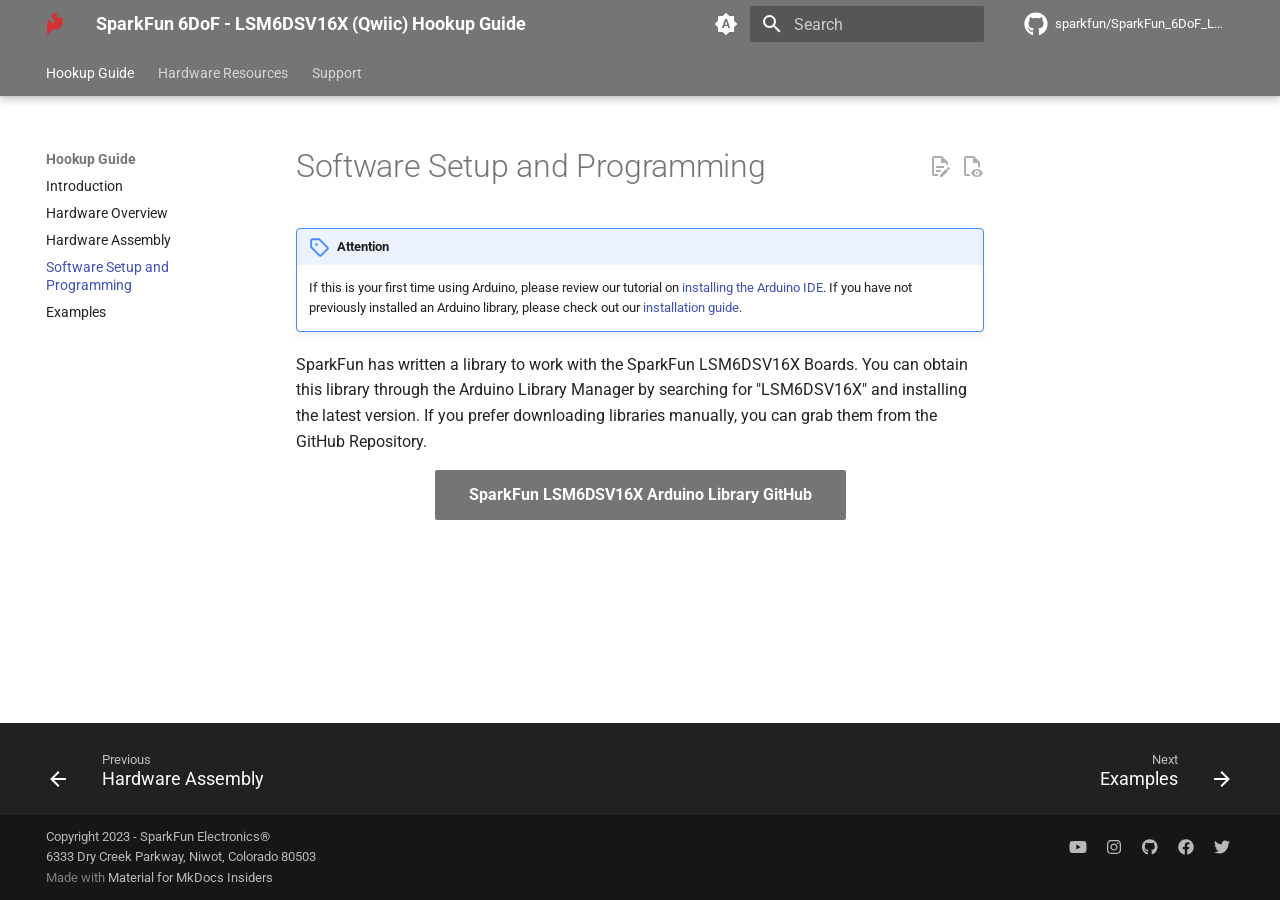
<file: software_setup_and_programming/index.html>
<!doctype html>
<html lang="en" class="no-js">
  <head>
    
      <meta charset="utf-8">
      <meta name="viewport" content="width=device-width,initial-scale=1">
      
        <meta name="description" content="A hookup guide for the SparkFun Development Board Board">
      
      
      
        <link rel="canonical" href="https://sparkfun.github.io/SparkFun_6DoF_LSM6DSV16X/software_setup_and_programming/">
      
      
        <link rel="prev" href="../hardware_assembly/">
      
      
        <link rel="next" href="../examples/">
      
      
        
      
      
      <link rel="icon" href="../assets/favicon.png">
      <meta name="generator" content="mkdocs-1.4.3, mkdocs-material-9.1.15+insiders-4.35.3">
    
    
      
        <title>Software Setup and Programming - SparkFun 6DoF - LSM6DSV16X (Qwiic) Hookup Guide</title>
      
    
    
      <link rel="stylesheet" href="../assets/stylesheets/main.cac7c1ad.min.css">
      
        
        <link rel="stylesheet" href="../assets/stylesheets/palette.ecc776e4.min.css">
      
      
  
  
    
    
  
    
    
  
    
    
  
    
    
  
    
    
  
    
    
  
    
    
  
    
    
  
    
    
  
    
    
  
    
    
  
    
    
  
    
    
  
    
    
  
    
    
  
    
    
  
    
    
  
    
    
  
    
    
  
  
  <style>:root{--md-admonition-icon--note:url('data:image/svg+xml;charset=utf-8,<svg xmlns="http://www.w3.org/2000/svg" viewBox="0 0 16 16"><path d="M1 7.775V2.75C1 1.784 1.784 1 2.75 1h5.025c.464 0 .91.184 1.238.513l6.25 6.25a1.75 1.75 0 0 1 0 2.474l-5.026 5.026a1.75 1.75 0 0 1-2.474 0l-6.25-6.25A1.752 1.752 0 0 1 1 7.775Zm1.5 0c0 .066.026.13.073.177l6.25 6.25a.25.25 0 0 0 .354 0l5.025-5.025a.25.25 0 0 0 0-.354l-6.25-6.25a.25.25 0 0 0-.177-.073H2.75a.25.25 0 0 0-.25.25ZM6 5a1 1 0 1 1 0 2 1 1 0 0 1 0-2Z"/></svg>');--md-admonition-icon--abstract:url('data:image/svg+xml;charset=utf-8,<svg xmlns="http://www.w3.org/2000/svg" viewBox="0 0 16 16"><path d="M2.5 1.75v11.5c0 .138.112.25.25.25h3.17a.75.75 0 0 1 0 1.5H2.75A1.75 1.75 0 0 1 1 13.25V1.75C1 .784 1.784 0 2.75 0h8.5C12.216 0 13 .784 13 1.75v7.736a.75.75 0 0 1-1.5 0V1.75a.25.25 0 0 0-.25-.25h-8.5a.25.25 0 0 0-.25.25Zm13.274 9.537v-.001l-4.557 4.45a.75.75 0 0 1-1.055-.008l-1.943-1.95a.75.75 0 0 1 1.062-1.058l1.419 1.425 4.026-3.932a.75.75 0 1 1 1.048 1.074ZM4.75 4h4.5a.75.75 0 0 1 0 1.5h-4.5a.75.75 0 0 1 0-1.5ZM4 7.75A.75.75 0 0 1 4.75 7h2a.75.75 0 0 1 0 1.5h-2A.75.75 0 0 1 4 7.75Z"/></svg>');--md-admonition-icon--info:url('data:image/svg+xml;charset=utf-8,<svg xmlns="http://www.w3.org/2000/svg" viewBox="0 0 16 16"><path d="M0 8a8 8 0 1 1 16 0A8 8 0 0 1 0 8Zm8-6.5a6.5 6.5 0 1 0 0 13 6.5 6.5 0 0 0 0-13ZM6.5 7.75A.75.75 0 0 1 7.25 7h1a.75.75 0 0 1 .75.75v2.75h.25a.75.75 0 0 1 0 1.5h-2a.75.75 0 0 1 0-1.5h.25v-2h-.25a.75.75 0 0 1-.75-.75ZM8 6a1 1 0 1 1 0-2 1 1 0 0 1 0 2Z"/></svg>');--md-admonition-icon--tip:url('data:image/svg+xml;charset=utf-8,<svg xmlns="http://www.w3.org/2000/svg" viewBox="0 0 24 24"><path d="M16.307 5.476c-.756.134-1.975-.615-2.59-1.362-.755-.922-.66-1.647-.071-2.29.883-.978 2.396-.6 2.396-.6s-2.772-2.432-5.658-.44c-2.571 1.77-1.833 4.183.487 6.288 2.09 1.902.42 3.988-1.686 3.717-1.443-.184-2.034-1.343-1.687-2.054.298-.608 1.335-.982 1.335-.982s-1.19-.484-2.592.044c-1.259.474-2.297 1.515-2.214 4.12V24s1.301-1.604 2.83-3.236c1.714-1.84 2.495-3.084 4.254-2.938 3.328.205 5.735-1.273 7.371-3.645 3.141-4.563.67-9.68-1.43-10.343 0 0 .34 1.438-.745 1.638z"/></svg>');--md-admonition-icon--success:url('data:image/svg+xml;charset=utf-8,<svg xmlns="http://www.w3.org/2000/svg" viewBox="0 0 16 16"><path d="M13.78 4.22a.75.75 0 0 1 0 1.06l-7.25 7.25a.75.75 0 0 1-1.06 0L2.22 9.28a.751.751 0 0 1 .018-1.042.751.751 0 0 1 1.042-.018L6 10.94l6.72-6.72a.75.75 0 0 1 1.06 0Z"/></svg>');--md-admonition-icon--question:url('data:image/svg+xml;charset=utf-8,<svg xmlns="http://www.w3.org/2000/svg" viewBox="0 0 16 16"><path d="M0 8a8 8 0 1 1 16 0A8 8 0 0 1 0 8Zm8-6.5a6.5 6.5 0 1 0 0 13 6.5 6.5 0 0 0 0-13ZM6.92 6.085h.001a.749.749 0 1 1-1.342-.67c.169-.339.436-.701.849-.977C6.845 4.16 7.369 4 8 4a2.756 2.756 0 0 1 1.637.525c.503.377.863.965.863 1.725 0 .448-.115.83-.329 1.15-.205.307-.47.513-.692.662-.109.072-.22.138-.313.195l-.006.004a6.24 6.24 0 0 0-.26.16.952.952 0 0 0-.276.245.75.75 0 0 1-1.248-.832c.184-.264.42-.489.692-.661.103-.067.207-.132.313-.195l.007-.004c.1-.061.182-.11.258-.161a.969.969 0 0 0 .277-.245C8.96 6.514 9 6.427 9 6.25a.612.612 0 0 0-.262-.525A1.27 1.27 0 0 0 8 5.5c-.369 0-.595.09-.74.187a1.01 1.01 0 0 0-.34.398ZM9 11a1 1 0 1 1-2 0 1 1 0 0 1 2 0Z"/></svg>');--md-admonition-icon--warning:url('data:image/svg+xml;charset=utf-8,<svg xmlns="http://www.w3.org/2000/svg" viewBox="0 0 16 16"><path d="M6.457 1.047c.659-1.234 2.427-1.234 3.086 0l6.082 11.378A1.75 1.75 0 0 1 14.082 15H1.918a1.75 1.75 0 0 1-1.543-2.575Zm1.763.707a.25.25 0 0 0-.44 0L1.698 13.132a.25.25 0 0 0 .22.368h12.164a.25.25 0 0 0 .22-.368Zm.53 3.996v2.5a.75.75 0 0 1-1.5 0v-2.5a.75.75 0 0 1 1.5 0ZM9 11a1 1 0 1 1-2 0 1 1 0 0 1 2 0Z"/></svg>');--md-admonition-icon--failure:url('data:image/svg+xml;charset=utf-8,<svg xmlns="http://www.w3.org/2000/svg" viewBox="0 0 16 16"><path d="M2.344 2.343h-.001a8 8 0 0 1 11.314 11.314A8.002 8.002 0 0 1 .234 10.089a8 8 0 0 1 2.11-7.746Zm1.06 10.253a6.5 6.5 0 1 0 9.108-9.275 6.5 6.5 0 0 0-9.108 9.275ZM6.03 4.97 8 6.94l1.97-1.97a.749.749 0 0 1 1.275.326.749.749 0 0 1-.215.734L9.06 8l1.97 1.97a.749.749 0 0 1-.326 1.275.749.749 0 0 1-.734-.215L8 9.06l-1.97 1.97a.749.749 0 0 1-1.275-.326.749.749 0 0 1 .215-.734L6.94 8 4.97 6.03a.751.751 0 0 1 .018-1.042.751.751 0 0 1 1.042-.018Z"/></svg>');--md-admonition-icon--danger:url('data:image/svg+xml;charset=utf-8,<svg xmlns="http://www.w3.org/2000/svg" viewBox="0 0 16 16"><path d="M9.504.43a1.516 1.516 0 0 1 2.437 1.713L10.415 5.5h2.123c1.57 0 2.346 1.909 1.22 3.004l-7.34 7.142a1.249 1.249 0 0 1-.871.354h-.302a1.25 1.25 0 0 1-1.157-1.723L5.633 10.5H3.462c-1.57 0-2.346-1.909-1.22-3.004L9.503.429Zm1.047 1.074L3.286 8.571A.25.25 0 0 0 3.462 9H6.75a.75.75 0 0 1 .694 1.034l-1.713 4.188 6.982-6.793A.25.25 0 0 0 12.538 7H9.25a.75.75 0 0 1-.683-1.06l2.008-4.418.003-.006a.036.036 0 0 0-.004-.009l-.006-.006-.008-.001c-.003 0-.006.002-.009.004Z"/></svg>');--md-admonition-icon--bug:url('data:image/svg+xml;charset=utf-8,<svg xmlns="http://www.w3.org/2000/svg" viewBox="0 0 16 16"><path d="M4.72.22a.75.75 0 0 1 1.06 0l1 .999a3.488 3.488 0 0 1 2.441 0l.999-1a.748.748 0 0 1 1.265.332.75.75 0 0 1-.205.729l-.775.776c.616.63.995 1.493.995 2.444v.327c0 .1-.009.197-.025.292.408.14.764.392 1.029.722l1.968-.787a.75.75 0 0 1 .556 1.392L13 7.258V9h2.25a.75.75 0 0 1 0 1.5H13v.5c0 .409-.049.806-.141 1.186l2.17.868a.75.75 0 0 1-.557 1.392l-2.184-.873A4.997 4.997 0 0 1 8 16a4.997 4.997 0 0 1-4.288-2.427l-2.183.873a.75.75 0 0 1-.558-1.392l2.17-.868A5.036 5.036 0 0 1 3 11v-.5H.75a.75.75 0 0 1 0-1.5H3V7.258L.971 6.446a.75.75 0 0 1 .558-1.392l1.967.787c.265-.33.62-.583 1.03-.722a1.677 1.677 0 0 1-.026-.292V4.5c0-.951.38-1.814.995-2.444L4.72 1.28a.75.75 0 0 1 0-1.06Zm.53 6.28a.75.75 0 0 0-.75.75V11a3.5 3.5 0 1 0 7 0V7.25a.75.75 0 0 0-.75-.75ZM6.173 5h3.654A.172.172 0 0 0 10 4.827V4.5a2 2 0 1 0-4 0v.327c0 .096.077.173.173.173Z"/></svg>');--md-admonition-icon--example:url('data:image/svg+xml;charset=utf-8,<svg xmlns="http://www.w3.org/2000/svg" viewBox="0 0 16 16"><path d="M5 5.782V2.5h-.25a.75.75 0 0 1 0-1.5h6.5a.75.75 0 0 1 0 1.5H11v3.282l3.666 5.76C15.619 13.04 14.543 15 12.767 15H3.233c-1.776 0-2.852-1.96-1.899-3.458Zm-2.4 6.565a.75.75 0 0 0 .633 1.153h9.534a.75.75 0 0 0 .633-1.153L12.225 10.5h-8.45ZM9.5 2.5h-3V6c0 .143-.04.283-.117.403L4.73 9h6.54L9.617 6.403A.746.746 0 0 1 9.5 6Z"/></svg>');--md-admonition-icon--quote:url('data:image/svg+xml;charset=utf-8,<svg xmlns="http://www.w3.org/2000/svg" viewBox="0 0 16 16"><path d="M1.75 2.5h10.5a.75.75 0 0 1 0 1.5H1.75a.75.75 0 0 1 0-1.5Zm4 5h8.5a.75.75 0 0 1 0 1.5h-8.5a.75.75 0 0 1 0-1.5Zm0 5h8.5a.75.75 0 0 1 0 1.5h-8.5a.75.75 0 0 1 0-1.5ZM2.5 7.75v6a.75.75 0 0 1-1.5 0v-6a.75.75 0 0 1 1.5 0Z"/></svg>');--md-admonition-icon--github:url('data:image/svg+xml;charset=utf-8,<svg xmlns="http://www.w3.org/2000/svg" viewBox="0 0 24 24"><path d="M12 .297c-6.63 0-12 5.373-12 12 0 5.303 3.438 9.8 8.205 11.385.6.113.82-.258.82-.577 0-.285-.01-1.04-.015-2.04-3.338.724-4.042-1.61-4.042-1.61C4.422 18.07 3.633 17.7 3.633 17.7c-1.087-.744.084-.729.084-.729 1.205.084 1.838 1.236 1.838 1.236 1.07 1.835 2.809 1.305 3.495.998.108-.776.417-1.305.76-1.605-2.665-.3-5.466-1.332-5.466-5.93 0-1.31.465-2.38 1.235-3.22-.135-.303-.54-1.523.105-3.176 0 0 1.005-.322 3.3 1.23.96-.267 1.98-.399 3-.405 1.02.006 2.04.138 3 .405 2.28-1.552 3.285-1.23 3.285-1.23.645 1.653.24 2.873.12 3.176.765.84 1.23 1.91 1.23 3.22 0 4.61-2.805 5.625-5.475 5.92.42.36.81 1.096.81 2.22 0 1.606-.015 2.896-.015 3.286 0 .315.21.69.825.57C20.565 22.092 24 17.592 24 12.297c0-6.627-5.373-12-12-12"/></svg>');--md-admonition-icon--arduino:url('data:image/svg+xml;charset=utf-8,<svg xmlns="http://www.w3.org/2000/svg" viewBox="0 0 24 24"><path d="M23.82 12a5.78 5.78 0 0 0-5.88-5.67c-.29 0-.6.02-.9.05-2.52.37-4.2 2.18-5.13 3.57-.95-1.39-2.64-3.2-5.14-3.57-.3-.03-.6-.05-.9-.05A5.78 5.78 0 0 0 0 12a5.78 5.78 0 0 0 5.87 5.67c.3 0 .6-.02.92-.06 2.52-.36 4.2-2.17 5.14-3.56.95 1.39 2.63 3.2 5.14 3.57.31.03.6.05.91.05A5.78 5.78 0 0 0 23.82 12zM6.48 15.6c-.2.04-.43.04-.63.04A3.77 3.77 0 0 1 2 11.98a3.78 3.78 0 0 1 3.86-3.66c.2 0 .42.02.63.04 2.37.35 3.82 2.67 4.31 3.62-.5.95-1.95 3.3-4.31 3.62zM13 12c.49-.93 1.94-3.27 4.31-3.62.2-.04.42-.04.62-.04A3.76 3.76 0 0 1 21.8 12a3.78 3.78 0 0 1-3.86 3.66c-.2 0-.42-.02-.62-.04-2.36-.35-3.82-2.69-4.31-3.62zm-8.79.59h3.54v-1.16H4.22v1.16zm14.13 0h1.19v-1.16h-1.2v-1.19H17.2v1.2H16v1.15h1.2v1.18h1.15V12.6zM24 7.06c0 .3-.22.51-.53.51a.51.51 0 0 1-.53-.5c0-.28.24-.52.53-.52.31 0 .53.22.53.51zm-.91 0c0 .22.16.4.4.4.22 0 .38-.18.38-.4s-.16-.4-.38-.4c-.24-.02-.4.16-.4.4zm.3.26h-.1V6.8l.2-.01c.09 0 .14.01.18.03.04.02.06.06.06.11 0 .06-.04.1-.11.11.05.02.07.06.09.13l.03.13h-.12c-.02-.02-.02-.07-.04-.13-.02-.05-.04-.07-.11-.07h-.05l-.02.22zm.02-.3h.06c.07 0 .1-.01.1-.07 0-.05-.03-.07-.1-.07h-.07v.14h.01z"/></svg>');--md-admonition-icon--python:url('data:image/svg+xml;charset=utf-8,<svg xmlns="http://www.w3.org/2000/svg" viewBox="0 0 24 24"><path d="m14.25.18.9.2.73.26.59.3.45.32.34.34.25.34.16.33.1.3.04.26.02.2-.01.13V8.5l-.05.63-.13.55-.21.46-.26.38-.3.31-.33.25-.35.19-.35.14-.33.1-.3.07-.26.04-.21.02H8.77l-.69.05-.59.14-.5.22-.41.27-.33.32-.27.35-.2.36-.15.37-.1.35-.07.32-.04.27-.02.21v3.06H3.17l-.21-.03-.28-.07-.32-.12-.35-.18-.36-.26-.36-.36-.35-.46-.32-.59-.28-.73-.21-.88-.14-1.05-.05-1.23.06-1.22.16-1.04.24-.87.32-.71.36-.57.4-.44.42-.33.42-.24.4-.16.36-.1.32-.05.24-.01h.16l.06.01h8.16v-.83H6.18l-.01-2.75-.02-.37.05-.34.11-.31.17-.28.25-.26.31-.23.38-.2.44-.18.51-.15.58-.12.64-.1.71-.06.77-.04.84-.02 1.27.05zm-6.3 1.98-.23.33-.08.41.08.41.23.34.33.22.41.09.41-.09.33-.22.23-.34.08-.41-.08-.41-.23-.33-.33-.22-.41-.09-.41.09zm13.09 3.95.28.06.32.12.35.18.36.27.36.35.35.47.32.59.28.73.21.88.14 1.04.05 1.23-.06 1.23-.16 1.04-.24.86-.32.71-.36.57-.4.45-.42.33-.42.24-.4.16-.36.09-.32.05-.24.02-.16-.01h-8.22v.82h5.84l.01 2.76.02.36-.05.34-.11.31-.17.29-.25.25-.31.24-.38.2-.44.17-.51.15-.58.13-.64.09-.71.07-.77.04-.84.01-1.27-.04-1.07-.14-.9-.2-.73-.25-.59-.3-.45-.33-.34-.34-.25-.34-.16-.33-.1-.3-.04-.25-.02-.2.01-.13v-5.34l.05-.64.13-.54.21-.46.26-.38.3-.32.33-.24.35-.2.35-.14.33-.1.3-.06.26-.04.21-.02.13-.01h5.84l.69-.05.59-.14.5-.21.41-.28.33-.32.27-.35.2-.36.15-.36.1-.35.07-.32.04-.28.02-.21V6.07h2.09l.14.01zm-6.47 14.25-.23.33-.08.41.08.41.23.33.33.23.41.08.41-.08.33-.23.23-.33.08-.41-.08-.41-.23-.33-.33-.23-.41-.08-.41.08z"/></svg>');--md-admonition-icon--code:url('data:image/svg+xml;charset=utf-8,<svg xmlns="http://www.w3.org/2000/svg" viewBox="0 0 384 512"><!--! Font Awesome Free 6.4.0 by @fontawesome - https://fontawesome.com License - https://fontawesome.com/license/free (Icons: CC BY 4.0, Fonts: SIL OFL 1.1, Code: MIT License) Copyright 2023 Fonticons, Inc.--><path d="M64 464c-8.8 0-16-7.2-16-16V64c0-8.8 7.2-16 16-16h160v80c0 17.7 14.3 32 32 32h80v288c0 8.8-7.2 16-16 16H64zM64 0C28.7 0 0 28.7 0 64v384c0 35.3 28.7 64 64 64h256c35.3 0 64-28.7 64-64V154.5c0-17-6.7-33.3-18.7-45.3l-90.6-90.5C262.7 6.7 246.5 0 229.5 0H64zm97 289c9.4-9.4 9.4-24.6 0-33.9s-24.6-9.4-33.9 0L79 303c-9.4 9.4-9.4 24.6 0 33.9l48 48c9.4 9.4 24.6 9.4 33.9 0s9.4-24.6 0-33.9l-31-31 31-31zm96-34c-9.4-9.4-24.6-9.4-33.9 0s-9.4 24.6 0 33.9l31 31-31 31c-9.4 9.4-9.4 24.6 0 33.9s24.6 9.4 33.9 0l48-48c9.4-9.4 9.4-24.6 0-33.9l-48-48z"/></svg>');--md-admonition-icon--terminal:url('data:image/svg+xml;charset=utf-8,<svg xmlns="http://www.w3.org/2000/svg" viewBox="0 0 16 16"><path d="M0 2.75C0 1.784.784 1 1.75 1h12.5c.966 0 1.75.784 1.75 1.75v10.5A1.75 1.75 0 0 1 14.25 15H1.75A1.75 1.75 0 0 1 0 13.25Zm1.75-.25a.25.25 0 0 0-.25.25v10.5c0 .138.112.25.25.25h12.5a.25.25 0 0 0 .25-.25V2.75a.25.25 0 0 0-.25-.25ZM7.25 8a.749.749 0 0 1-.22.53l-2.25 2.25a.749.749 0 0 1-1.275-.326.749.749 0 0 1 .215-.734L5.44 8 3.72 6.28a.749.749 0 0 1 .326-1.275.749.749 0 0 1 .734.215l2.25 2.25c.141.14.22.331.22.53Zm1.5 1.5h3a.75.75 0 0 1 0 1.5h-3a.75.75 0 0 1 0-1.5Z"/></svg>');--md-admonition-icon--serial:url('data:image/svg+xml;charset=utf-8,<svg xmlns="http://www.w3.org/2000/svg" viewBox="0 0 576 512"><!--! Font Awesome Free 6.4.0 by @fontawesome - https://fontawesome.com License - https://fontawesome.com/license/free (Icons: CC BY 4.0, Fonts: SIL OFL 1.1, Code: MIT License) Copyright 2023 Fonticons, Inc.--><path d="M64 0C28.7 0 0 28.7 0 64v288c0 35.3 28.7 64 64 64h176l-10.7 32H160c-17.7 0-32 14.3-32 32s14.3 32 32 32h256c17.7 0 32-14.3 32-32s-14.3-32-32-32h-69.3L336 416h176c35.3 0 64-28.7 64-64V64c0-35.3-28.7-64-64-64H64zm448 64v288H64V64h448z"/></svg>');--md-admonition-icon--link:url('data:image/svg+xml;charset=utf-8,<svg xmlns="http://www.w3.org/2000/svg" viewBox="0 0 16 16"><path d="m7.775 3.275 1.25-1.25a3.5 3.5 0 1 1 4.95 4.95l-2.5 2.5a3.5 3.5 0 0 1-4.95 0 .751.751 0 0 1 .018-1.042.751.751 0 0 1 1.042-.018 1.998 1.998 0 0 0 2.83 0l2.5-2.5a2.002 2.002 0 0 0-2.83-2.83l-1.25 1.25a.751.751 0 0 1-1.042-.018.751.751 0 0 1-.018-1.042Zm-4.69 9.64a1.998 1.998 0 0 0 2.83 0l1.25-1.25a.751.751 0 0 1 1.042.018.751.751 0 0 1 .018 1.042l-1.25 1.25a3.5 3.5 0 1 1-4.95-4.95l2.5-2.5a3.5 3.5 0 0 1 4.95 0 .751.751 0 0 1-.018 1.042.751.751 0 0 1-1.042.018 1.998 1.998 0 0 0-2.83 0l-2.5 2.5a1.998 1.998 0 0 0 0 2.83Z"/></svg>');}</style>


    
    
    
      
        
        
        <link rel="preconnect" href="https://fonts.gstatic.com" crossorigin>
        <link rel="stylesheet" href="https://fonts.googleapis.com/css?family=Roboto:300,300i,400,400i,700,700i%7CRoboto+Mono:400,400i,700,700i&display=fallback">
        <style>:root{--md-text-font:"Roboto";--md-code-font:"Roboto Mono"}</style>
      
    
    
      <link rel="stylesheet" href="../overrides/extra.css">
    
    <script>__md_scope=new URL("..",location),__md_hash=e=>[...e].reduce((e,_)=>(e<<5)-e+_.charCodeAt(0),0),__md_get=(e,_=localStorage,t=__md_scope)=>JSON.parse(_.getItem(t.pathname+"."+e)),__md_set=(e,_,t=localStorage,a=__md_scope)=>{try{t.setItem(a.pathname+"."+e,JSON.stringify(_))}catch(e){}}</script>
    
      

    
    
  </head>
  
  
    
    
      
    
    
    
    
    <body dir="ltr" data-md-color-scheme="default" data-md-color-primary="grey" data-md-color-accent="red">
  
    
    <input class="md-toggle" data-md-toggle="drawer" type="checkbox" id="__drawer" autocomplete="off">
    <input class="md-toggle" data-md-toggle="search" type="checkbox" id="__search" autocomplete="off">
    <label class="md-overlay" for="__drawer"></label>
    <div data-md-component="skip">
      
    </div>
    <div data-md-component="announce">
      
    </div>
    
    
      

  

<header class="md-header md-header--shadow md-header--lifted" data-md-component="header">
  <nav class="md-header__inner md-grid" aria-label="Header">
    <a href=".." title="SparkFun 6DoF - LSM6DSV16X (Qwiic) Hookup Guide" class="md-header__button md-logo" aria-label="SparkFun 6DoF - LSM6DSV16X (Qwiic) Hookup Guide" data-md-component="logo">
      
  <img src="../assets/sfe_logo_sm.png" alt="logo">

    </a>
    <label class="md-header__button md-icon" for="__drawer">
      <svg xmlns="http://www.w3.org/2000/svg" viewBox="0 0 24 24"><path d="M3 6h18v2H3V6m0 5h18v2H3v-2m0 5h18v2H3v-2Z"/></svg>
    </label>
    <div class="md-header__title" data-md-component="header-title">
      <div class="md-header__ellipsis">
        <div class="md-header__topic">
          <span class="md-ellipsis">
            SparkFun 6DoF - LSM6DSV16X (Qwiic) Hookup Guide
          </span>
        </div>
        <div class="md-header__topic" data-md-component="header-topic">
          <span class="md-ellipsis">
            
              Software Setup and Programming
            
          </span>
        </div>
      </div>
    </div>
    
      
        <form class="md-header__option" data-md-component="palette">
          
            
            
            
            <input class="md-option" data-md-color-media="(prefers-color-scheme)" data-md-color-scheme="default" data-md-color-primary="grey" data-md-color-accent="red"  aria-label="Switch to dark mode"  type="radio" name="__palette" id="__palette_0">
            
              <label class="md-header__button md-icon" title="Switch to dark mode" for="__palette_1" hidden>
                <svg xmlns="http://www.w3.org/2000/svg" viewBox="0 0 24 24"><path d="m14.3 16-.7-2h-3.2l-.7 2H7.8L11 7h2l3.2 9h-1.9M20 8.69V4h-4.69L12 .69 8.69 4H4v4.69L.69 12 4 15.31V20h4.69L12 23.31 15.31 20H20v-4.69L23.31 12 20 8.69m-9.15 3.96h2.3L12 9l-1.15 3.65Z"/></svg>
              </label>
            
          
            
            
            
            <input class="md-option" data-md-color-media="(prefers-color-scheme: light)" data-md-color-scheme="default" data-md-color-primary="grey" data-md-color-accent="red"  aria-label="Switch to system preference"  type="radio" name="__palette" id="__palette_1">
            
              <label class="md-header__button md-icon" title="Switch to system preference" for="__palette_2" hidden>
                <svg xmlns="http://www.w3.org/2000/svg" viewBox="0 0 24 24"><path d="M12 8a4 4 0 0 0-4 4 4 4 0 0 0 4 4 4 4 0 0 0 4-4 4 4 0 0 0-4-4m0 10a6 6 0 0 1-6-6 6 6 0 0 1 6-6 6 6 0 0 1 6 6 6 6 0 0 1-6 6m8-9.31V4h-4.69L12 .69 8.69 4H4v4.69L.69 12 4 15.31V20h4.69L12 23.31 15.31 20H20v-4.69L23.31 12 20 8.69Z"/></svg>
              </label>
            
          
            
            
            
            <input class="md-option" data-md-color-media="(prefers-color-scheme: dark)" data-md-color-scheme="slate" data-md-color-primary="grey" data-md-color-accent="red"  aria-label="Switch to light mode"  type="radio" name="__palette" id="__palette_2">
            
              <label class="md-header__button md-icon" title="Switch to light mode" for="__palette_0" hidden>
                <svg xmlns="http://www.w3.org/2000/svg" viewBox="0 0 24 24"><path d="m17.75 4.09-2.53 1.94.91 3.06-2.63-1.81-2.63 1.81.91-3.06-2.53-1.94L12.44 4l1.06-3 1.06 3 3.19.09m3.5 6.91-1.64 1.25.59 1.98-1.7-1.17-1.7 1.17.59-1.98L15.75 11l2.06-.05L18.5 9l.69 1.95 2.06.05m-2.28 4.95c.83-.08 1.72 1.1 1.19 1.85-.32.45-.66.87-1.08 1.27C15.17 23 8.84 23 4.94 19.07c-3.91-3.9-3.91-10.24 0-14.14.4-.4.82-.76 1.27-1.08.75-.53 1.93.36 1.85 1.19-.27 2.86.69 5.83 2.89 8.02a9.96 9.96 0 0 0 8.02 2.89m-1.64 2.02a12.08 12.08 0 0 1-7.8-3.47c-2.17-2.19-3.33-5-3.49-7.82-2.81 3.14-2.7 7.96.31 10.98 3.02 3.01 7.84 3.12 10.98.31Z"/></svg>
              </label>
            
          
        </form>
      
    
    
      <script>var media,input,key,value,palette=__md_get("__palette");if(palette&&palette.color){"(prefers-color-scheme)"===palette.color.media&&(media=matchMedia("(prefers-color-scheme: light)"),input=document.querySelector(media.matches?"[data-md-color-media='(prefers-color-scheme: light)']":"[data-md-color-media='(prefers-color-scheme: dark)']"),palette.color.media=input.getAttribute("data-md-color-media"),palette.color.scheme=input.getAttribute("data-md-color-scheme"),palette.color.primary=input.getAttribute("data-md-color-primary"),palette.color.accent=input.getAttribute("data-md-color-accent"));for([key,value]of Object.entries(palette.color))document.body.setAttribute("data-md-color-"+key,value)}</script>
    
    
    
      <label class="md-header__button md-icon" for="__search">
        <svg xmlns="http://www.w3.org/2000/svg" viewBox="0 0 24 24"><path d="M9.5 3A6.5 6.5 0 0 1 16 9.5c0 1.61-.59 3.09-1.56 4.23l.27.27h.79l5 5-1.5 1.5-5-5v-.79l-.27-.27A6.516 6.516 0 0 1 9.5 16 6.5 6.5 0 0 1 3 9.5 6.5 6.5 0 0 1 9.5 3m0 2C7 5 5 7 5 9.5S7 14 9.5 14 14 12 14 9.5 12 5 9.5 5Z"/></svg>
      </label>
      <div class="md-search" data-md-component="search" role="dialog">
  <label class="md-search__overlay" for="__search"></label>
  <div class="md-search__inner" role="search">
    <form class="md-search__form" name="search">
      <input type="text" class="md-search__input" name="query" aria-label="Search" placeholder="Search" autocapitalize="off" autocorrect="off" autocomplete="off" spellcheck="false" data-md-component="search-query" required>
      <label class="md-search__icon md-icon" for="__search">
        <svg xmlns="http://www.w3.org/2000/svg" viewBox="0 0 24 24"><path d="M9.5 3A6.5 6.5 0 0 1 16 9.5c0 1.61-.59 3.09-1.56 4.23l.27.27h.79l5 5-1.5 1.5-5-5v-.79l-.27-.27A6.516 6.516 0 0 1 9.5 16 6.5 6.5 0 0 1 3 9.5 6.5 6.5 0 0 1 9.5 3m0 2C7 5 5 7 5 9.5S7 14 9.5 14 14 12 14 9.5 12 5 9.5 5Z"/></svg>
        <svg xmlns="http://www.w3.org/2000/svg" viewBox="0 0 24 24"><path d="M20 11v2H8l5.5 5.5-1.42 1.42L4.16 12l7.92-7.92L13.5 5.5 8 11h12Z"/></svg>
      </label>
      <nav class="md-search__options" aria-label="Search">
        
        <button type="reset" class="md-search__icon md-icon" title="Clear" aria-label="Clear" tabindex="-1">
          <svg xmlns="http://www.w3.org/2000/svg" viewBox="0 0 24 24"><path d="M19 6.41 17.59 5 12 10.59 6.41 5 5 6.41 10.59 12 5 17.59 6.41 19 12 13.41 17.59 19 19 17.59 13.41 12 19 6.41Z"/></svg>
        </button>
      </nav>
      
    </form>
    <div class="md-search__output">
      <div class="md-search__scrollwrap" data-md-scrollfix>
        <div class="md-search-result" data-md-component="search-result">
          <div class="md-search-result__meta">
            Initializing search
          </div>
          <ol class="md-search-result__list" role="presentation"></ol>
        </div>
      </div>
    </div>
  </div>
</div>
    
    
      <div class="md-header__source">
        <a href="https://github.com/sparkfun/SparkFun_6DoF_LSM6DSV16X" title="Go to repository" class="md-source" data-md-component="source">
  <div class="md-source__icon md-icon">
    
    <svg xmlns="http://www.w3.org/2000/svg" viewBox="0 0 496 512"><!--! Font Awesome Free 6.4.0 by @fontawesome - https://fontawesome.com License - https://fontawesome.com/license/free (Icons: CC BY 4.0, Fonts: SIL OFL 1.1, Code: MIT License) Copyright 2023 Fonticons, Inc.--><path d="M165.9 397.4c0 2-2.3 3.6-5.2 3.6-3.3.3-5.6-1.3-5.6-3.6 0-2 2.3-3.6 5.2-3.6 3-.3 5.6 1.3 5.6 3.6zm-31.1-4.5c-.7 2 1.3 4.3 4.3 4.9 2.6 1 5.6 0 6.2-2s-1.3-4.3-4.3-5.2c-2.6-.7-5.5.3-6.2 2.3zm44.2-1.7c-2.9.7-4.9 2.6-4.6 4.9.3 2 2.9 3.3 5.9 2.6 2.9-.7 4.9-2.6 4.6-4.6-.3-1.9-3-3.2-5.9-2.9zM244.8 8C106.1 8 0 113.3 0 252c0 110.9 69.8 205.8 169.5 239.2 12.8 2.3 17.3-5.6 17.3-12.1 0-6.2-.3-40.4-.3-61.4 0 0-70 15-84.7-29.8 0 0-11.4-29.1-27.8-36.6 0 0-22.9-15.7 1.6-15.4 0 0 24.9 2 38.6 25.8 21.9 38.6 58.6 27.5 72.9 20.9 2.3-16 8.8-27.1 16-33.7-55.9-6.2-112.3-14.3-112.3-110.5 0-27.5 7.6-41.3 23.6-58.9-2.6-6.5-11.1-33.3 2.6-67.9 20.9-6.5 69 27 69 27 20-5.6 41.5-8.5 62.8-8.5s42.8 2.9 62.8 8.5c0 0 48.1-33.6 69-27 13.7 34.7 5.2 61.4 2.6 67.9 16 17.7 25.8 31.5 25.8 58.9 0 96.5-58.9 104.2-114.8 110.5 9.2 7.9 17 22.9 17 46.4 0 33.7-.3 75.4-.3 83.6 0 6.5 4.6 14.4 17.3 12.1C428.2 457.8 496 362.9 496 252 496 113.3 383.5 8 244.8 8zM97.2 352.9c-1.3 1-1 3.3.7 5.2 1.6 1.6 3.9 2.3 5.2 1 1.3-1 1-3.3-.7-5.2-1.6-1.6-3.9-2.3-5.2-1zm-10.8-8.1c-.7 1.3.3 2.9 2.3 3.9 1.6 1 3.6.7 4.3-.7.7-1.3-.3-2.9-2.3-3.9-2-.6-3.6-.3-4.3.7zm32.4 35.6c-1.6 1.3-1 4.3 1.3 6.2 2.3 2.3 5.2 2.6 6.5 1 1.3-1.3.7-4.3-1.3-6.2-2.2-2.3-5.2-2.6-6.5-1zm-11.4-14.7c-1.6 1-1.6 3.6 0 5.9 1.6 2.3 4.3 3.3 5.6 2.3 1.6-1.3 1.6-3.9 0-6.2-1.4-2.3-4-3.3-5.6-2z"/></svg>
  </div>
  <div class="md-source__repository">
    sparkfun/SparkFun_6DoF_LSM6DSV16X/
  </div>
</a>
      </div>
    
  </nav>
  
    
      
<nav class="md-tabs" aria-label="Tabs" data-md-component="tabs">
  <div class="md-grid">
    <ul class="md-tabs__list">
      
        
  
  
    
  
  
    
    
      <li class="md-tabs__item">
        <a href=".." class="md-tabs__link md-tabs__link--active">
          
  
  Hookup Guide

        </a>
      </li>
    
  

      
        
  
  
  
    
    
      <li class="md-tabs__item">
        <a href="../resources_and_going_further/" class="md-tabs__link">
          
  
  Hardware Resources

        </a>
      </li>
    
  

      
        
  
  
  
    
    
      <li class="md-tabs__item">
        <a href="../troubleshooting/" class="md-tabs__link">
          
  
  Support

        </a>
      </li>
    
  

      
    </ul>
  </div>
</nav>
    
  
</header>
    
    <div class="md-container" data-md-component="container">
      
      
        
      
      <main class="md-main" data-md-component="main">
        <div class="md-main__inner md-grid">
          
            
              
              <div class="md-sidebar md-sidebar--primary" data-md-component="sidebar" data-md-type="navigation" >
                <div class="md-sidebar__scrollwrap">
                  <div class="md-sidebar__inner">
                    


  


<nav class="md-nav md-nav--primary md-nav--lifted" aria-label="Navigation" data-md-level="0">
  <label class="md-nav__title" for="__drawer">
    <a href=".." title="SparkFun 6DoF - LSM6DSV16X (Qwiic) Hookup Guide" class="md-nav__button md-logo" aria-label="SparkFun 6DoF - LSM6DSV16X (Qwiic) Hookup Guide" data-md-component="logo">
      
  <img src="../assets/sfe_logo_sm.png" alt="logo">

    </a>
    SparkFun 6DoF - LSM6DSV16X (Qwiic) Hookup Guide
  </label>
  
    <div class="md-nav__source">
      <a href="https://github.com/sparkfun/SparkFun_6DoF_LSM6DSV16X" title="Go to repository" class="md-source" data-md-component="source">
  <div class="md-source__icon md-icon">
    
    <svg xmlns="http://www.w3.org/2000/svg" viewBox="0 0 496 512"><!--! Font Awesome Free 6.4.0 by @fontawesome - https://fontawesome.com License - https://fontawesome.com/license/free (Icons: CC BY 4.0, Fonts: SIL OFL 1.1, Code: MIT License) Copyright 2023 Fonticons, Inc.--><path d="M165.9 397.4c0 2-2.3 3.6-5.2 3.6-3.3.3-5.6-1.3-5.6-3.6 0-2 2.3-3.6 5.2-3.6 3-.3 5.6 1.3 5.6 3.6zm-31.1-4.5c-.7 2 1.3 4.3 4.3 4.9 2.6 1 5.6 0 6.2-2s-1.3-4.3-4.3-5.2c-2.6-.7-5.5.3-6.2 2.3zm44.2-1.7c-2.9.7-4.9 2.6-4.6 4.9.3 2 2.9 3.3 5.9 2.6 2.9-.7 4.9-2.6 4.6-4.6-.3-1.9-3-3.2-5.9-2.9zM244.8 8C106.1 8 0 113.3 0 252c0 110.9 69.8 205.8 169.5 239.2 12.8 2.3 17.3-5.6 17.3-12.1 0-6.2-.3-40.4-.3-61.4 0 0-70 15-84.7-29.8 0 0-11.4-29.1-27.8-36.6 0 0-22.9-15.7 1.6-15.4 0 0 24.9 2 38.6 25.8 21.9 38.6 58.6 27.5 72.9 20.9 2.3-16 8.8-27.1 16-33.7-55.9-6.2-112.3-14.3-112.3-110.5 0-27.5 7.6-41.3 23.6-58.9-2.6-6.5-11.1-33.3 2.6-67.9 20.9-6.5 69 27 69 27 20-5.6 41.5-8.5 62.8-8.5s42.8 2.9 62.8 8.5c0 0 48.1-33.6 69-27 13.7 34.7 5.2 61.4 2.6 67.9 16 17.7 25.8 31.5 25.8 58.9 0 96.5-58.9 104.2-114.8 110.5 9.2 7.9 17 22.9 17 46.4 0 33.7-.3 75.4-.3 83.6 0 6.5 4.6 14.4 17.3 12.1C428.2 457.8 496 362.9 496 252 496 113.3 383.5 8 244.8 8zM97.2 352.9c-1.3 1-1 3.3.7 5.2 1.6 1.6 3.9 2.3 5.2 1 1.3-1 1-3.3-.7-5.2-1.6-1.6-3.9-2.3-5.2-1zm-10.8-8.1c-.7 1.3.3 2.9 2.3 3.9 1.6 1 3.6.7 4.3-.7.7-1.3-.3-2.9-2.3-3.9-2-.6-3.6-.3-4.3.7zm32.4 35.6c-1.6 1.3-1 4.3 1.3 6.2 2.3 2.3 5.2 2.6 6.5 1 1.3-1.3.7-4.3-1.3-6.2-2.2-2.3-5.2-2.6-6.5-1zm-11.4-14.7c-1.6 1-1.6 3.6 0 5.9 1.6 2.3 4.3 3.3 5.6 2.3 1.6-1.3 1.6-3.9 0-6.2-1.4-2.3-4-3.3-5.6-2z"/></svg>
  </div>
  <div class="md-source__repository">
    sparkfun/SparkFun_6DoF_LSM6DSV16X/
  </div>
</a>
    </div>
  
  <ul class="md-nav__list" data-md-scrollfix>
    
      
      
  
  
    
  
  
    
    
    
    <li class="md-nav__item md-nav__item--active md-nav__item--nested">
      
        
        
        
        
        <input class="md-nav__toggle md-toggle " type="checkbox" id="__nav_1" checked>
        
          <label class="md-nav__link" for="__nav_1" id="__nav_1_label" tabindex="0">
            
  
  <span class="md-ellipsis">
    
  
    Hookup Guide
  

    
  </span>
  
  

            <span class="md-nav__icon md-icon"></span>
          </label>
        
        <nav class="md-nav" data-md-level="1" aria-labelledby="__nav_1_label" aria-expanded="true">
          <label class="md-nav__title" for="__nav_1">
            <span class="md-nav__icon md-icon"></span>
            
  
    Hookup Guide
  

          </label>
          <ul class="md-nav__list" data-md-scrollfix>
            
              
                
  
  
  
    <li class="md-nav__item">
      <a href=".." class="md-nav__link">
        
  
  <span class="md-ellipsis">
    
  
    Introduction
  

    
  </span>
  
  

      </a>
    </li>
  

              
            
              
                
  
  
  
    <li class="md-nav__item">
      <a href="../hardware_overview/" class="md-nav__link">
        
  
  <span class="md-ellipsis">
    
  
    Hardware Overview
  

    
  </span>
  
  

      </a>
    </li>
  

              
            
              
                
  
  
  
    <li class="md-nav__item">
      <a href="../hardware_assembly/" class="md-nav__link">
        
  
  <span class="md-ellipsis">
    
  
    Hardware Assembly
  

    
  </span>
  
  

      </a>
    </li>
  

              
            
              
                
  
  
    
  
  
    <li class="md-nav__item md-nav__item--active">
      
      <input class="md-nav__toggle md-toggle" type="checkbox" id="__toc">
      
      
      
      <a href="./" class="md-nav__link md-nav__link--active">
        
  
  <span class="md-ellipsis">
    
  
    Software Setup and Programming
  

    
  </span>
  
  

      </a>
      
    </li>
  

              
            
              
                
  
  
  
    <li class="md-nav__item">
      <a href="../examples/" class="md-nav__link">
        
  
  <span class="md-ellipsis">
    
  
    Examples
  

    
  </span>
  
  

      </a>
    </li>
  

              
            
          </ul>
        </nav>
      
    </li>
  

    
      
      
  
  
  
    
    
    
    <li class="md-nav__item md-nav__item--nested">
      
        
        
        
        
        <input class="md-nav__toggle md-toggle " type="checkbox" id="__nav_2" >
        
          <label class="md-nav__link" for="__nav_2" id="__nav_2_label" tabindex="0">
            
  
  <span class="md-ellipsis">
    
  
    Hardware Resources
  

    
  </span>
  
  

            <span class="md-nav__icon md-icon"></span>
          </label>
        
        <nav class="md-nav" data-md-level="1" aria-labelledby="__nav_2_label" aria-expanded="false">
          <label class="md-nav__title" for="__nav_2">
            <span class="md-nav__icon md-icon"></span>
            
  
    Hardware Resources
  

          </label>
          <ul class="md-nav__list" data-md-scrollfix>
            
              
                
  
  
  
    <li class="md-nav__item">
      <a href="../resources_and_going_further/" class="md-nav__link">
        
  
  <span class="md-ellipsis">
    
  
    Resources
  

    
  </span>
  
  

      </a>
    </li>
  

              
            
          </ul>
        </nav>
      
    </li>
  

    
      
      
  
  
  
    
    
    
    <li class="md-nav__item md-nav__item--nested">
      
        
        
        
        
        <input class="md-nav__toggle md-toggle " type="checkbox" id="__nav_3" >
        
          <label class="md-nav__link" for="__nav_3" id="__nav_3_label" tabindex="0">
            
  
  <span class="md-ellipsis">
    
  
    Support
  

    
  </span>
  
  

            <span class="md-nav__icon md-icon"></span>
          </label>
        
        <nav class="md-nav" data-md-level="1" aria-labelledby="__nav_3_label" aria-expanded="false">
          <label class="md-nav__title" for="__nav_3">
            <span class="md-nav__icon md-icon"></span>
            
  
    Support
  

          </label>
          <ul class="md-nav__list" data-md-scrollfix>
            
              
                
  
  
  
    <li class="md-nav__item">
      <a href="../troubleshooting/" class="md-nav__link">
        
  
  <span class="md-ellipsis">
    
  
    Troubleshooting
  

    
  </span>
  
  

      </a>
    </li>
  

              
            
              
                
  
  
  
    <li class="md-nav__item">
      <a href="../file_issue/" class="md-nav__link">
        
  
  <span class="md-ellipsis">
    
  
    Issues
  

    
  </span>
  
  

      </a>
    </li>
  

              
            
              
                
  
  
  
    <li class="md-nav__item">
      <a href="../contribute/" class="md-nav__link">
        
  
  <span class="md-ellipsis">
    
  
    Contributing
  

    
  </span>
  
  

      </a>
    </li>
  

              
            
          </ul>
        </nav>
      
    </li>
  

    
  </ul>
</nav>
                  </div>
                </div>
              </div>
            
            
              
              <div class="md-sidebar md-sidebar--secondary" data-md-component="sidebar" data-md-type="toc" >
                <div class="md-sidebar__scrollwrap">
                  <div class="md-sidebar__inner">
                    

<nav class="md-nav md-nav--secondary" aria-label="Table of contents">
  
  
  
  
</nav>
                  </div>
                </div>
              </div>
            
          
          
            <div class="md-content" data-md-component="content">
              
                




              
              <article class="md-content__inner md-typeset">
                

<!-- Adds file-eye icon to view hookup guide as a single page -->

    <a href="/SparkFun_6DoF_LSM6DSV16X/single_page" title="View Guide as Single-Page" class="md-content__button md-icon">
        <svg xmlns="http://www.w3.org/2000/svg" viewBox="0 0 24 24"><path d="M17 18c.56 0 1 .44 1 1s-.44 1-1 1-1-.44-1-1 .44-1 1-1m0-3c-2.73 0-5.06 1.66-6 4 .94 2.34 3.27 4 6 4s5.06-1.66 6-4c-.94-2.34-3.27-4-6-4m0 6.5a2.5 2.5 0 0 1-2.5-2.5 2.5 2.5 0 0 1 2.5-2.5 2.5 2.5 0 0 1 2.5 2.5 2.5 2.5 0 0 1-2.5 2.5M9.27 20H6V4h7v5h5v4.07c.7.08 1.36.25 2 .49V8l-6-6H6a2 2 0 0 0-2 2v16a2 2 0 0 0 2 2h4.5a8.15 8.15 0 0 1-1.23-2Z"/></svg>
        <!-- .icons/fontawesome/solid/scroll.svg -->
    </a>




                  

  
    <a href="https://github.com/sparkfun/SparkFun_6DoF_LSM6DSV16X/blob/docs/software_setup_and_programming.md" title="Edit this page" class="md-content__button md-icon">
      
      <svg xmlns="http://www.w3.org/2000/svg" viewBox="0 0 24 24"><path d="M8 12h8v2H8v-2m2 8H6V4h7v5h5v3.1l2-2V8l-6-6H6a2 2 0 0 0-2 2v16a2 2 0 0 0 2 2h4v-2m-2-2h4.1l.9-.9V16H8v2m12.2-5c.1 0 .3.1.4.2l1.3 1.3c.2.2.2.6 0 .8l-1 1-2.1-2.1 1-1c.1-.1.2-.2.4-.2m0 3.9L14.1 23H12v-2.1l6.1-6.1 2.1 2.1Z"/></svg>
    </a>
  
  


  <h1>Software Setup and Programming</h1>

<div class="admonition attention">
<p class="admonition-title">Attention</p>
<p>If this is your first time using Arduino, please review our tutorial on <a href="https://learn.sparkfun.com/tutorials/installing-arduino-ide">installing the Arduino IDE</a>. If you have not previously installed an Arduino library, please check out our <a href="https://learn.sparkfun.com/tutorials/installing-an-arduino-library">installation guide</a>.</p>
</div>
<p>SparkFun has written a library to work with the SparkFun LSM6DSV16X Boards. You can obtain this library through the Arduino Library Manager by searching for "LSM6DSV16X" and installing the latest version. If you prefer downloading libraries manually, you can grab them from the GitHub Repository.</p>
<p><center>
    <a class="md-button md-button--primary" href="https://github.com/sparkfun/SparkFun_LSM6DSV16X_Arduino_Library/archive/refs/heads/main.zip">SparkFun LSM6DSV16X Arduino Library GitHub</a>
</center></p>






                

              </article>
            </div>
          
          
<script>var target=document.getElementById(location.hash.slice(1));target&&target.name&&(target.checked=target.name.startsWith("__tabbed_"))</script>
        </div>
        
          <button type="button" class="md-top md-icon" data-md-component="top" hidden>
            <svg xmlns="http://www.w3.org/2000/svg" viewBox="0 0 24 24"><path d="M13 20h-2V8l-5.5 5.5-1.42-1.42L12 4.16l7.92 7.92-1.42 1.42L13 8v12Z"/></svg>
            Back to top
          </button>
        
      </main>
      
        <footer class="md-footer">
  
    
      
      <nav class="md-footer__inner md-grid" aria-label="Footer" >
        
          
          <a href="../hardware_assembly/" class="md-footer__link md-footer__link--prev" aria-label="Previous: Hardware Assembly" rel="prev">
            <div class="md-footer__button md-icon">
              <svg xmlns="http://www.w3.org/2000/svg" viewBox="0 0 24 24"><path d="M20 11v2H8l5.5 5.5-1.42 1.42L4.16 12l7.92-7.92L13.5 5.5 8 11h12Z"/></svg>
            </div>
            <div class="md-footer__title">
              <span class="md-footer__direction">
                Previous
              </span>
              <div class="md-ellipsis">
                Hardware Assembly
              </div>
            </div>
          </a>
        
        
          
          <a href="../examples/" class="md-footer__link md-footer__link--next" aria-label="Next: Examples" rel="next">
            <div class="md-footer__title">
              <span class="md-footer__direction">
                Next
              </span>
              <div class="md-ellipsis">
                Examples
              </div>
            </div>
            <div class="md-footer__button md-icon">
              <svg xmlns="http://www.w3.org/2000/svg" viewBox="0 0 24 24"><path d="M4 11v2h12l-5.5 5.5 1.42 1.42L19.84 12l-7.92-7.92L10.5 5.5 16 11H4Z"/></svg>
            </div>
          </a>
        
      </nav>
    
  
  <div class="md-footer-meta md-typeset">
    <div class="md-footer-meta__inner md-grid">
      <div class="md-copyright">
  
    <div class="md-copyright__highlight">
      Copyright 2023 - <a href="https://www.sparkfun.com/" target="_blank" rel="noopener">SparkFun Electronics&#174;<br> <a href="https://goo.gl/maps/vkstCpQZW6jZMjzYA" target="_blank" rel="noopener">6333 Dry Creek Parkway, Niwot, Colorado 80503</a>
    </div>
  
  
    Made with
    <a href="https://squidfunk.github.io/mkdocs-material/" target="_blank" rel="noopener">
      Material for MkDocs Insiders
    </a>
  
</div>
      
        <div class="md-social">
  
    
    
    
    
      
      
    
    <a href="https://www.youtube.com/sparkfun" target="_blank" rel="noopener" title="www.youtube.com" class="md-social__link">
      <svg xmlns="http://www.w3.org/2000/svg" viewBox="0 0 576 512"><!--! Font Awesome Free 6.4.0 by @fontawesome - https://fontawesome.com License - https://fontawesome.com/license/free (Icons: CC BY 4.0, Fonts: SIL OFL 1.1, Code: MIT License) Copyright 2023 Fonticons, Inc.--><path d="M549.655 124.083c-6.281-23.65-24.787-42.276-48.284-48.597C458.781 64 288 64 288 64S117.22 64 74.629 75.486c-23.497 6.322-42.003 24.947-48.284 48.597-11.412 42.867-11.412 132.305-11.412 132.305s0 89.438 11.412 132.305c6.281 23.65 24.787 41.5 48.284 47.821C117.22 448 288 448 288 448s170.78 0 213.371-11.486c23.497-6.321 42.003-24.171 48.284-47.821 11.412-42.867 11.412-132.305 11.412-132.305s0-89.438-11.412-132.305zm-317.51 213.508V175.185l142.739 81.205-142.739 81.201z"/></svg>
    </a>
  
    
    
    
    
      
      
    
    <a href="https://www.instagram.com/sparkfun" target="_blank" rel="noopener" title="www.instagram.com" class="md-social__link">
      <svg xmlns="http://www.w3.org/2000/svg" viewBox="0 0 448 512"><!--! Font Awesome Free 6.4.0 by @fontawesome - https://fontawesome.com License - https://fontawesome.com/license/free (Icons: CC BY 4.0, Fonts: SIL OFL 1.1, Code: MIT License) Copyright 2023 Fonticons, Inc.--><path d="M224.1 141c-63.6 0-114.9 51.3-114.9 114.9s51.3 114.9 114.9 114.9S339 319.5 339 255.9 287.7 141 224.1 141zm0 189.6c-41.1 0-74.7-33.5-74.7-74.7s33.5-74.7 74.7-74.7 74.7 33.5 74.7 74.7-33.6 74.7-74.7 74.7zm146.4-194.3c0 14.9-12 26.8-26.8 26.8-14.9 0-26.8-12-26.8-26.8s12-26.8 26.8-26.8 26.8 12 26.8 26.8zm76.1 27.2c-1.7-35.9-9.9-67.7-36.2-93.9-26.2-26.2-58-34.4-93.9-36.2-37-2.1-147.9-2.1-184.9 0-35.8 1.7-67.6 9.9-93.9 36.1s-34.4 58-36.2 93.9c-2.1 37-2.1 147.9 0 184.9 1.7 35.9 9.9 67.7 36.2 93.9s58 34.4 93.9 36.2c37 2.1 147.9 2.1 184.9 0 35.9-1.7 67.7-9.9 93.9-36.2 26.2-26.2 34.4-58 36.2-93.9 2.1-37 2.1-147.8 0-184.8zM398.8 388c-7.8 19.6-22.9 34.7-42.6 42.6-29.5 11.7-99.5 9-132.1 9s-102.7 2.6-132.1-9c-19.6-7.8-34.7-22.9-42.6-42.6-11.7-29.5-9-99.5-9-132.1s-2.6-102.7 9-132.1c7.8-19.6 22.9-34.7 42.6-42.6 29.5-11.7 99.5-9 132.1-9s102.7-2.6 132.1 9c19.6 7.8 34.7 22.9 42.6 42.6 11.7 29.5 9 99.5 9 132.1s2.7 102.7-9 132.1z"/></svg>
    </a>
  
    
    
    
    
      
      
    
    <a href="https://www.github.com/sparkfun" target="_blank" rel="noopener" title="www.github.com" class="md-social__link">
      <svg xmlns="http://www.w3.org/2000/svg" viewBox="0 0 496 512"><!--! Font Awesome Free 6.4.0 by @fontawesome - https://fontawesome.com License - https://fontawesome.com/license/free (Icons: CC BY 4.0, Fonts: SIL OFL 1.1, Code: MIT License) Copyright 2023 Fonticons, Inc.--><path d="M165.9 397.4c0 2-2.3 3.6-5.2 3.6-3.3.3-5.6-1.3-5.6-3.6 0-2 2.3-3.6 5.2-3.6 3-.3 5.6 1.3 5.6 3.6zm-31.1-4.5c-.7 2 1.3 4.3 4.3 4.9 2.6 1 5.6 0 6.2-2s-1.3-4.3-4.3-5.2c-2.6-.7-5.5.3-6.2 2.3zm44.2-1.7c-2.9.7-4.9 2.6-4.6 4.9.3 2 2.9 3.3 5.9 2.6 2.9-.7 4.9-2.6 4.6-4.6-.3-1.9-3-3.2-5.9-2.9zM244.8 8C106.1 8 0 113.3 0 252c0 110.9 69.8 205.8 169.5 239.2 12.8 2.3 17.3-5.6 17.3-12.1 0-6.2-.3-40.4-.3-61.4 0 0-70 15-84.7-29.8 0 0-11.4-29.1-27.8-36.6 0 0-22.9-15.7 1.6-15.4 0 0 24.9 2 38.6 25.8 21.9 38.6 58.6 27.5 72.9 20.9 2.3-16 8.8-27.1 16-33.7-55.9-6.2-112.3-14.3-112.3-110.5 0-27.5 7.6-41.3 23.6-58.9-2.6-6.5-11.1-33.3 2.6-67.9 20.9-6.5 69 27 69 27 20-5.6 41.5-8.5 62.8-8.5s42.8 2.9 62.8 8.5c0 0 48.1-33.6 69-27 13.7 34.7 5.2 61.4 2.6 67.9 16 17.7 25.8 31.5 25.8 58.9 0 96.5-58.9 104.2-114.8 110.5 9.2 7.9 17 22.9 17 46.4 0 33.7-.3 75.4-.3 83.6 0 6.5 4.6 14.4 17.3 12.1C428.2 457.8 496 362.9 496 252 496 113.3 383.5 8 244.8 8zM97.2 352.9c-1.3 1-1 3.3.7 5.2 1.6 1.6 3.9 2.3 5.2 1 1.3-1 1-3.3-.7-5.2-1.6-1.6-3.9-2.3-5.2-1zm-10.8-8.1c-.7 1.3.3 2.9 2.3 3.9 1.6 1 3.6.7 4.3-.7.7-1.3-.3-2.9-2.3-3.9-2-.6-3.6-.3-4.3.7zm32.4 35.6c-1.6 1.3-1 4.3 1.3 6.2 2.3 2.3 5.2 2.6 6.5 1 1.3-1.3.7-4.3-1.3-6.2-2.2-2.3-5.2-2.6-6.5-1zm-11.4-14.7c-1.6 1-1.6 3.6 0 5.9 1.6 2.3 4.3 3.3 5.6 2.3 1.6-1.3 1.6-3.9 0-6.2-1.4-2.3-4-3.3-5.6-2z"/></svg>
    </a>
  
    
    
    
    
      
      
    
    <a href="https://www.facebook.com/SparkFun" target="_blank" rel="noopener" title="www.facebook.com" class="md-social__link">
      <svg xmlns="http://www.w3.org/2000/svg" viewBox="0 0 512 512"><!--! Font Awesome Free 6.4.0 by @fontawesome - https://fontawesome.com License - https://fontawesome.com/license/free (Icons: CC BY 4.0, Fonts: SIL OFL 1.1, Code: MIT License) Copyright 2023 Fonticons, Inc.--><path d="M504 256C504 119 393 8 256 8S8 119 8 256c0 123.78 90.69 226.38 209.25 245V327.69h-63V256h63v-54.64c0-62.15 37-96.48 93.67-96.48 27.14 0 55.52 4.84 55.52 4.84v61h-31.28c-30.8 0-40.41 19.12-40.41 38.73V256h68.78l-11 71.69h-57.78V501C413.31 482.38 504 379.78 504 256z"/></svg>
    </a>
  
    
    
    
    
      
      
    
    <a href="https://twitter.com/sparkfun" target="_blank" rel="noopener" title="twitter.com" class="md-social__link">
      <svg xmlns="http://www.w3.org/2000/svg" viewBox="0 0 512 512"><!--! Font Awesome Free 6.4.0 by @fontawesome - https://fontawesome.com License - https://fontawesome.com/license/free (Icons: CC BY 4.0, Fonts: SIL OFL 1.1, Code: MIT License) Copyright 2023 Fonticons, Inc.--><path d="M459.37 151.716c.325 4.548.325 9.097.325 13.645 0 138.72-105.583 298.558-298.558 298.558-59.452 0-114.68-17.219-161.137-47.106 8.447.974 16.568 1.299 25.34 1.299 49.055 0 94.213-16.568 130.274-44.832-46.132-.975-84.792-31.188-98.112-72.772 6.498.974 12.995 1.624 19.818 1.624 9.421 0 18.843-1.3 27.614-3.573-48.081-9.747-84.143-51.98-84.143-102.985v-1.299c13.969 7.797 30.214 12.67 47.431 13.319-28.264-18.843-46.781-51.005-46.781-87.391 0-19.492 5.197-37.36 14.294-52.954 51.655 63.675 129.3 105.258 216.365 109.807-1.624-7.797-2.599-15.918-2.599-24.04 0-57.828 46.782-104.934 104.934-104.934 30.213 0 57.502 12.67 76.67 33.137 23.715-4.548 46.456-13.32 66.599-25.34-7.798 24.366-24.366 44.833-46.132 57.827 21.117-2.273 41.584-8.122 60.426-16.243-14.292 20.791-32.161 39.308-52.628 54.253z"/></svg>
    </a>
  
</div>
      
    </div>
  </div>
</footer>
      
    </div>
    <div class="md-dialog" data-md-component="dialog">
      <div class="md-dialog__inner md-typeset"></div>
    </div>
    
    <script id="__config" type="application/json">{"base": "..", "features": ["content.code.copy", "content.code.annotate", "content.action.edit", "navigation.footer", "navigation.tracking", "navigation.tabs.sticky", "navigation.tabs", "navigation.tabs.sticky", "navigation.top", "navigation.path"], "search": "../assets/javascripts/workers/search.6c7302c4.min.js", "translations": {"clipboard.copied": "Copied to clipboard", "clipboard.copy": "Copy to clipboard", "search.result.more.one": "1 more on this page", "search.result.more.other": "# more on this page", "search.result.none": "No matching documents", "search.result.one": "1 matching document", "search.result.other": "# matching documents", "search.result.placeholder": "Type to start searching", "search.result.term.missing": "Missing", "select.version": "Select version"}}</script>
    
    
      <script src="../assets/javascripts/bundle.10c6cd24.min.js"></script>
      
    
  </body>
</html>
</file>
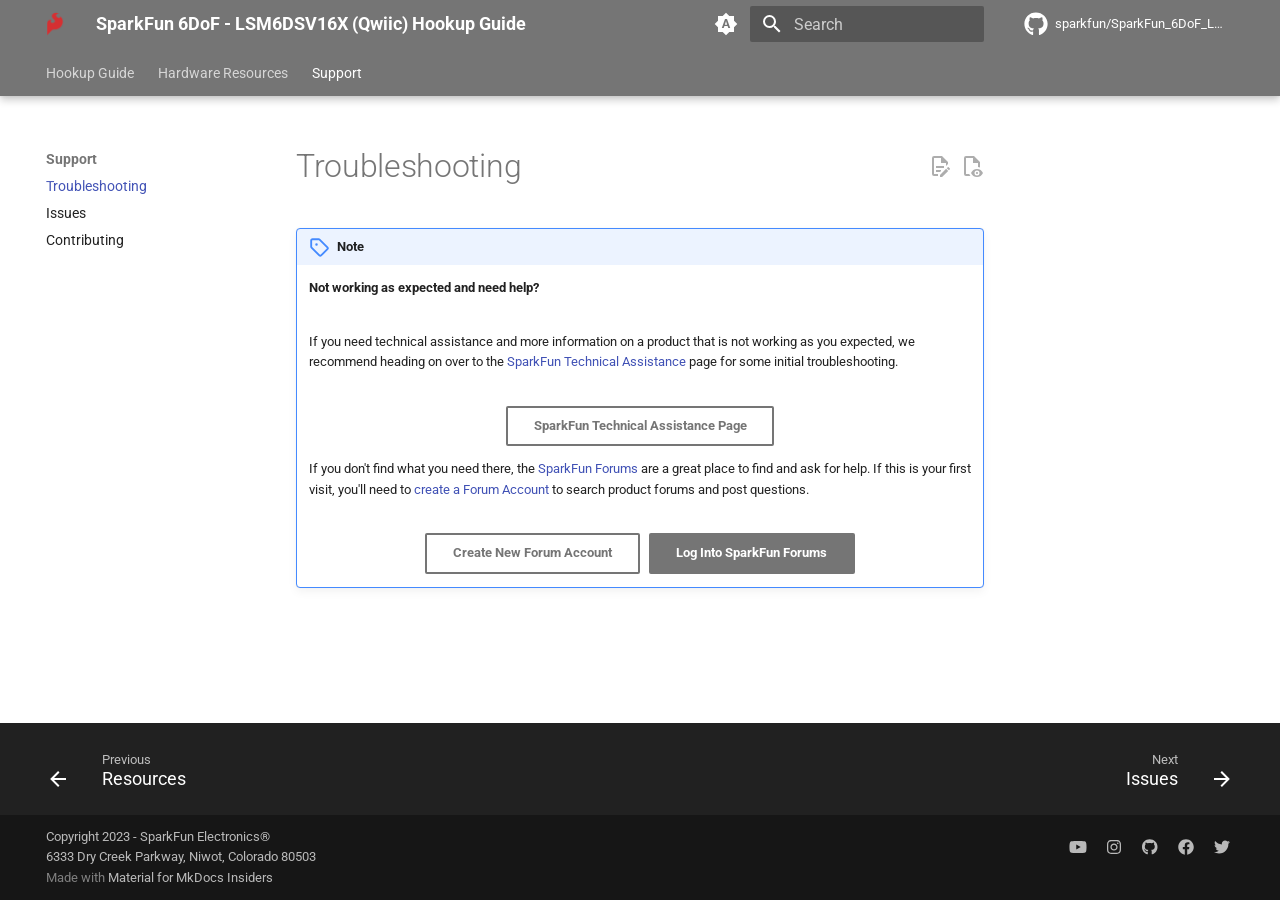
<file: troubleshooting/index.html>
<!doctype html>
<html lang="en" class="no-js">
  <head>
    
      <meta charset="utf-8">
      <meta name="viewport" content="width=device-width,initial-scale=1">
      
        <meta name="description" content="A hookup guide for the SparkFun Development Board Board">
      
      
      
        <link rel="canonical" href="https://sparkfun.github.io/SparkFun_6DoF_LSM6DSV16X/troubleshooting/">
      
      
        <link rel="prev" href="../resources_and_going_further/">
      
      
        <link rel="next" href="../file_issue/">
      
      
        
      
      
      <link rel="icon" href="../assets/favicon.png">
      <meta name="generator" content="mkdocs-1.4.3, mkdocs-material-9.1.15+insiders-4.35.3">
    
    
      
        <title>Troubleshooting - SparkFun 6DoF - LSM6DSV16X (Qwiic) Hookup Guide</title>
      
    
    
      <link rel="stylesheet" href="../assets/stylesheets/main.cac7c1ad.min.css">
      
        
        <link rel="stylesheet" href="../assets/stylesheets/palette.ecc776e4.min.css">
      
      
  
  
    
    
  
    
    
  
    
    
  
    
    
  
    
    
  
    
    
  
    
    
  
    
    
  
    
    
  
    
    
  
    
    
  
    
    
  
    
    
  
    
    
  
    
    
  
    
    
  
    
    
  
    
    
  
    
    
  
  
  <style>:root{--md-admonition-icon--note:url('data:image/svg+xml;charset=utf-8,<svg xmlns="http://www.w3.org/2000/svg" viewBox="0 0 16 16"><path d="M1 7.775V2.75C1 1.784 1.784 1 2.75 1h5.025c.464 0 .91.184 1.238.513l6.25 6.25a1.75 1.75 0 0 1 0 2.474l-5.026 5.026a1.75 1.75 0 0 1-2.474 0l-6.25-6.25A1.752 1.752 0 0 1 1 7.775Zm1.5 0c0 .066.026.13.073.177l6.25 6.25a.25.25 0 0 0 .354 0l5.025-5.025a.25.25 0 0 0 0-.354l-6.25-6.25a.25.25 0 0 0-.177-.073H2.75a.25.25 0 0 0-.25.25ZM6 5a1 1 0 1 1 0 2 1 1 0 0 1 0-2Z"/></svg>');--md-admonition-icon--abstract:url('data:image/svg+xml;charset=utf-8,<svg xmlns="http://www.w3.org/2000/svg" viewBox="0 0 16 16"><path d="M2.5 1.75v11.5c0 .138.112.25.25.25h3.17a.75.75 0 0 1 0 1.5H2.75A1.75 1.75 0 0 1 1 13.25V1.75C1 .784 1.784 0 2.75 0h8.5C12.216 0 13 .784 13 1.75v7.736a.75.75 0 0 1-1.5 0V1.75a.25.25 0 0 0-.25-.25h-8.5a.25.25 0 0 0-.25.25Zm13.274 9.537v-.001l-4.557 4.45a.75.75 0 0 1-1.055-.008l-1.943-1.95a.75.75 0 0 1 1.062-1.058l1.419 1.425 4.026-3.932a.75.75 0 1 1 1.048 1.074ZM4.75 4h4.5a.75.75 0 0 1 0 1.5h-4.5a.75.75 0 0 1 0-1.5ZM4 7.75A.75.75 0 0 1 4.75 7h2a.75.75 0 0 1 0 1.5h-2A.75.75 0 0 1 4 7.75Z"/></svg>');--md-admonition-icon--info:url('data:image/svg+xml;charset=utf-8,<svg xmlns="http://www.w3.org/2000/svg" viewBox="0 0 16 16"><path d="M0 8a8 8 0 1 1 16 0A8 8 0 0 1 0 8Zm8-6.5a6.5 6.5 0 1 0 0 13 6.5 6.5 0 0 0 0-13ZM6.5 7.75A.75.75 0 0 1 7.25 7h1a.75.75 0 0 1 .75.75v2.75h.25a.75.75 0 0 1 0 1.5h-2a.75.75 0 0 1 0-1.5h.25v-2h-.25a.75.75 0 0 1-.75-.75ZM8 6a1 1 0 1 1 0-2 1 1 0 0 1 0 2Z"/></svg>');--md-admonition-icon--tip:url('data:image/svg+xml;charset=utf-8,<svg xmlns="http://www.w3.org/2000/svg" viewBox="0 0 24 24"><path d="M16.307 5.476c-.756.134-1.975-.615-2.59-1.362-.755-.922-.66-1.647-.071-2.29.883-.978 2.396-.6 2.396-.6s-2.772-2.432-5.658-.44c-2.571 1.77-1.833 4.183.487 6.288 2.09 1.902.42 3.988-1.686 3.717-1.443-.184-2.034-1.343-1.687-2.054.298-.608 1.335-.982 1.335-.982s-1.19-.484-2.592.044c-1.259.474-2.297 1.515-2.214 4.12V24s1.301-1.604 2.83-3.236c1.714-1.84 2.495-3.084 4.254-2.938 3.328.205 5.735-1.273 7.371-3.645 3.141-4.563.67-9.68-1.43-10.343 0 0 .34 1.438-.745 1.638z"/></svg>');--md-admonition-icon--success:url('data:image/svg+xml;charset=utf-8,<svg xmlns="http://www.w3.org/2000/svg" viewBox="0 0 16 16"><path d="M13.78 4.22a.75.75 0 0 1 0 1.06l-7.25 7.25a.75.75 0 0 1-1.06 0L2.22 9.28a.751.751 0 0 1 .018-1.042.751.751 0 0 1 1.042-.018L6 10.94l6.72-6.72a.75.75 0 0 1 1.06 0Z"/></svg>');--md-admonition-icon--question:url('data:image/svg+xml;charset=utf-8,<svg xmlns="http://www.w3.org/2000/svg" viewBox="0 0 16 16"><path d="M0 8a8 8 0 1 1 16 0A8 8 0 0 1 0 8Zm8-6.5a6.5 6.5 0 1 0 0 13 6.5 6.5 0 0 0 0-13ZM6.92 6.085h.001a.749.749 0 1 1-1.342-.67c.169-.339.436-.701.849-.977C6.845 4.16 7.369 4 8 4a2.756 2.756 0 0 1 1.637.525c.503.377.863.965.863 1.725 0 .448-.115.83-.329 1.15-.205.307-.47.513-.692.662-.109.072-.22.138-.313.195l-.006.004a6.24 6.24 0 0 0-.26.16.952.952 0 0 0-.276.245.75.75 0 0 1-1.248-.832c.184-.264.42-.489.692-.661.103-.067.207-.132.313-.195l.007-.004c.1-.061.182-.11.258-.161a.969.969 0 0 0 .277-.245C8.96 6.514 9 6.427 9 6.25a.612.612 0 0 0-.262-.525A1.27 1.27 0 0 0 8 5.5c-.369 0-.595.09-.74.187a1.01 1.01 0 0 0-.34.398ZM9 11a1 1 0 1 1-2 0 1 1 0 0 1 2 0Z"/></svg>');--md-admonition-icon--warning:url('data:image/svg+xml;charset=utf-8,<svg xmlns="http://www.w3.org/2000/svg" viewBox="0 0 16 16"><path d="M6.457 1.047c.659-1.234 2.427-1.234 3.086 0l6.082 11.378A1.75 1.75 0 0 1 14.082 15H1.918a1.75 1.75 0 0 1-1.543-2.575Zm1.763.707a.25.25 0 0 0-.44 0L1.698 13.132a.25.25 0 0 0 .22.368h12.164a.25.25 0 0 0 .22-.368Zm.53 3.996v2.5a.75.75 0 0 1-1.5 0v-2.5a.75.75 0 0 1 1.5 0ZM9 11a1 1 0 1 1-2 0 1 1 0 0 1 2 0Z"/></svg>');--md-admonition-icon--failure:url('data:image/svg+xml;charset=utf-8,<svg xmlns="http://www.w3.org/2000/svg" viewBox="0 0 16 16"><path d="M2.344 2.343h-.001a8 8 0 0 1 11.314 11.314A8.002 8.002 0 0 1 .234 10.089a8 8 0 0 1 2.11-7.746Zm1.06 10.253a6.5 6.5 0 1 0 9.108-9.275 6.5 6.5 0 0 0-9.108 9.275ZM6.03 4.97 8 6.94l1.97-1.97a.749.749 0 0 1 1.275.326.749.749 0 0 1-.215.734L9.06 8l1.97 1.97a.749.749 0 0 1-.326 1.275.749.749 0 0 1-.734-.215L8 9.06l-1.97 1.97a.749.749 0 0 1-1.275-.326.749.749 0 0 1 .215-.734L6.94 8 4.97 6.03a.751.751 0 0 1 .018-1.042.751.751 0 0 1 1.042-.018Z"/></svg>');--md-admonition-icon--danger:url('data:image/svg+xml;charset=utf-8,<svg xmlns="http://www.w3.org/2000/svg" viewBox="0 0 16 16"><path d="M9.504.43a1.516 1.516 0 0 1 2.437 1.713L10.415 5.5h2.123c1.57 0 2.346 1.909 1.22 3.004l-7.34 7.142a1.249 1.249 0 0 1-.871.354h-.302a1.25 1.25 0 0 1-1.157-1.723L5.633 10.5H3.462c-1.57 0-2.346-1.909-1.22-3.004L9.503.429Zm1.047 1.074L3.286 8.571A.25.25 0 0 0 3.462 9H6.75a.75.75 0 0 1 .694 1.034l-1.713 4.188 6.982-6.793A.25.25 0 0 0 12.538 7H9.25a.75.75 0 0 1-.683-1.06l2.008-4.418.003-.006a.036.036 0 0 0-.004-.009l-.006-.006-.008-.001c-.003 0-.006.002-.009.004Z"/></svg>');--md-admonition-icon--bug:url('data:image/svg+xml;charset=utf-8,<svg xmlns="http://www.w3.org/2000/svg" viewBox="0 0 16 16"><path d="M4.72.22a.75.75 0 0 1 1.06 0l1 .999a3.488 3.488 0 0 1 2.441 0l.999-1a.748.748 0 0 1 1.265.332.75.75 0 0 1-.205.729l-.775.776c.616.63.995 1.493.995 2.444v.327c0 .1-.009.197-.025.292.408.14.764.392 1.029.722l1.968-.787a.75.75 0 0 1 .556 1.392L13 7.258V9h2.25a.75.75 0 0 1 0 1.5H13v.5c0 .409-.049.806-.141 1.186l2.17.868a.75.75 0 0 1-.557 1.392l-2.184-.873A4.997 4.997 0 0 1 8 16a4.997 4.997 0 0 1-4.288-2.427l-2.183.873a.75.75 0 0 1-.558-1.392l2.17-.868A5.036 5.036 0 0 1 3 11v-.5H.75a.75.75 0 0 1 0-1.5H3V7.258L.971 6.446a.75.75 0 0 1 .558-1.392l1.967.787c.265-.33.62-.583 1.03-.722a1.677 1.677 0 0 1-.026-.292V4.5c0-.951.38-1.814.995-2.444L4.72 1.28a.75.75 0 0 1 0-1.06Zm.53 6.28a.75.75 0 0 0-.75.75V11a3.5 3.5 0 1 0 7 0V7.25a.75.75 0 0 0-.75-.75ZM6.173 5h3.654A.172.172 0 0 0 10 4.827V4.5a2 2 0 1 0-4 0v.327c0 .096.077.173.173.173Z"/></svg>');--md-admonition-icon--example:url('data:image/svg+xml;charset=utf-8,<svg xmlns="http://www.w3.org/2000/svg" viewBox="0 0 16 16"><path d="M5 5.782V2.5h-.25a.75.75 0 0 1 0-1.5h6.5a.75.75 0 0 1 0 1.5H11v3.282l3.666 5.76C15.619 13.04 14.543 15 12.767 15H3.233c-1.776 0-2.852-1.96-1.899-3.458Zm-2.4 6.565a.75.75 0 0 0 .633 1.153h9.534a.75.75 0 0 0 .633-1.153L12.225 10.5h-8.45ZM9.5 2.5h-3V6c0 .143-.04.283-.117.403L4.73 9h6.54L9.617 6.403A.746.746 0 0 1 9.5 6Z"/></svg>');--md-admonition-icon--quote:url('data:image/svg+xml;charset=utf-8,<svg xmlns="http://www.w3.org/2000/svg" viewBox="0 0 16 16"><path d="M1.75 2.5h10.5a.75.75 0 0 1 0 1.5H1.75a.75.75 0 0 1 0-1.5Zm4 5h8.5a.75.75 0 0 1 0 1.5h-8.5a.75.75 0 0 1 0-1.5Zm0 5h8.5a.75.75 0 0 1 0 1.5h-8.5a.75.75 0 0 1 0-1.5ZM2.5 7.75v6a.75.75 0 0 1-1.5 0v-6a.75.75 0 0 1 1.5 0Z"/></svg>');--md-admonition-icon--github:url('data:image/svg+xml;charset=utf-8,<svg xmlns="http://www.w3.org/2000/svg" viewBox="0 0 24 24"><path d="M12 .297c-6.63 0-12 5.373-12 12 0 5.303 3.438 9.8 8.205 11.385.6.113.82-.258.82-.577 0-.285-.01-1.04-.015-2.04-3.338.724-4.042-1.61-4.042-1.61C4.422 18.07 3.633 17.7 3.633 17.7c-1.087-.744.084-.729.084-.729 1.205.084 1.838 1.236 1.838 1.236 1.07 1.835 2.809 1.305 3.495.998.108-.776.417-1.305.76-1.605-2.665-.3-5.466-1.332-5.466-5.93 0-1.31.465-2.38 1.235-3.22-.135-.303-.54-1.523.105-3.176 0 0 1.005-.322 3.3 1.23.96-.267 1.98-.399 3-.405 1.02.006 2.04.138 3 .405 2.28-1.552 3.285-1.23 3.285-1.23.645 1.653.24 2.873.12 3.176.765.84 1.23 1.91 1.23 3.22 0 4.61-2.805 5.625-5.475 5.92.42.36.81 1.096.81 2.22 0 1.606-.015 2.896-.015 3.286 0 .315.21.69.825.57C20.565 22.092 24 17.592 24 12.297c0-6.627-5.373-12-12-12"/></svg>');--md-admonition-icon--arduino:url('data:image/svg+xml;charset=utf-8,<svg xmlns="http://www.w3.org/2000/svg" viewBox="0 0 24 24"><path d="M23.82 12a5.78 5.78 0 0 0-5.88-5.67c-.29 0-.6.02-.9.05-2.52.37-4.2 2.18-5.13 3.57-.95-1.39-2.64-3.2-5.14-3.57-.3-.03-.6-.05-.9-.05A5.78 5.78 0 0 0 0 12a5.78 5.78 0 0 0 5.87 5.67c.3 0 .6-.02.92-.06 2.52-.36 4.2-2.17 5.14-3.56.95 1.39 2.63 3.2 5.14 3.57.31.03.6.05.91.05A5.78 5.78 0 0 0 23.82 12zM6.48 15.6c-.2.04-.43.04-.63.04A3.77 3.77 0 0 1 2 11.98a3.78 3.78 0 0 1 3.86-3.66c.2 0 .42.02.63.04 2.37.35 3.82 2.67 4.31 3.62-.5.95-1.95 3.3-4.31 3.62zM13 12c.49-.93 1.94-3.27 4.31-3.62.2-.04.42-.04.62-.04A3.76 3.76 0 0 1 21.8 12a3.78 3.78 0 0 1-3.86 3.66c-.2 0-.42-.02-.62-.04-2.36-.35-3.82-2.69-4.31-3.62zm-8.79.59h3.54v-1.16H4.22v1.16zm14.13 0h1.19v-1.16h-1.2v-1.19H17.2v1.2H16v1.15h1.2v1.18h1.15V12.6zM24 7.06c0 .3-.22.51-.53.51a.51.51 0 0 1-.53-.5c0-.28.24-.52.53-.52.31 0 .53.22.53.51zm-.91 0c0 .22.16.4.4.4.22 0 .38-.18.38-.4s-.16-.4-.38-.4c-.24-.02-.4.16-.4.4zm.3.26h-.1V6.8l.2-.01c.09 0 .14.01.18.03.04.02.06.06.06.11 0 .06-.04.1-.11.11.05.02.07.06.09.13l.03.13h-.12c-.02-.02-.02-.07-.04-.13-.02-.05-.04-.07-.11-.07h-.05l-.02.22zm.02-.3h.06c.07 0 .1-.01.1-.07 0-.05-.03-.07-.1-.07h-.07v.14h.01z"/></svg>');--md-admonition-icon--python:url('data:image/svg+xml;charset=utf-8,<svg xmlns="http://www.w3.org/2000/svg" viewBox="0 0 24 24"><path d="m14.25.18.9.2.73.26.59.3.45.32.34.34.25.34.16.33.1.3.04.26.02.2-.01.13V8.5l-.05.63-.13.55-.21.46-.26.38-.3.31-.33.25-.35.19-.35.14-.33.1-.3.07-.26.04-.21.02H8.77l-.69.05-.59.14-.5.22-.41.27-.33.32-.27.35-.2.36-.15.37-.1.35-.07.32-.04.27-.02.21v3.06H3.17l-.21-.03-.28-.07-.32-.12-.35-.18-.36-.26-.36-.36-.35-.46-.32-.59-.28-.73-.21-.88-.14-1.05-.05-1.23.06-1.22.16-1.04.24-.87.32-.71.36-.57.4-.44.42-.33.42-.24.4-.16.36-.1.32-.05.24-.01h.16l.06.01h8.16v-.83H6.18l-.01-2.75-.02-.37.05-.34.11-.31.17-.28.25-.26.31-.23.38-.2.44-.18.51-.15.58-.12.64-.1.71-.06.77-.04.84-.02 1.27.05zm-6.3 1.98-.23.33-.08.41.08.41.23.34.33.22.41.09.41-.09.33-.22.23-.34.08-.41-.08-.41-.23-.33-.33-.22-.41-.09-.41.09zm13.09 3.95.28.06.32.12.35.18.36.27.36.35.35.47.32.59.28.73.21.88.14 1.04.05 1.23-.06 1.23-.16 1.04-.24.86-.32.71-.36.57-.4.45-.42.33-.42.24-.4.16-.36.09-.32.05-.24.02-.16-.01h-8.22v.82h5.84l.01 2.76.02.36-.05.34-.11.31-.17.29-.25.25-.31.24-.38.2-.44.17-.51.15-.58.13-.64.09-.71.07-.77.04-.84.01-1.27-.04-1.07-.14-.9-.2-.73-.25-.59-.3-.45-.33-.34-.34-.25-.34-.16-.33-.1-.3-.04-.25-.02-.2.01-.13v-5.34l.05-.64.13-.54.21-.46.26-.38.3-.32.33-.24.35-.2.35-.14.33-.1.3-.06.26-.04.21-.02.13-.01h5.84l.69-.05.59-.14.5-.21.41-.28.33-.32.27-.35.2-.36.15-.36.1-.35.07-.32.04-.28.02-.21V6.07h2.09l.14.01zm-6.47 14.25-.23.33-.08.41.08.41.23.33.33.23.41.08.41-.08.33-.23.23-.33.08-.41-.08-.41-.23-.33-.33-.23-.41-.08-.41.08z"/></svg>');--md-admonition-icon--code:url('data:image/svg+xml;charset=utf-8,<svg xmlns="http://www.w3.org/2000/svg" viewBox="0 0 384 512"><!--! Font Awesome Free 6.4.0 by @fontawesome - https://fontawesome.com License - https://fontawesome.com/license/free (Icons: CC BY 4.0, Fonts: SIL OFL 1.1, Code: MIT License) Copyright 2023 Fonticons, Inc.--><path d="M64 464c-8.8 0-16-7.2-16-16V64c0-8.8 7.2-16 16-16h160v80c0 17.7 14.3 32 32 32h80v288c0 8.8-7.2 16-16 16H64zM64 0C28.7 0 0 28.7 0 64v384c0 35.3 28.7 64 64 64h256c35.3 0 64-28.7 64-64V154.5c0-17-6.7-33.3-18.7-45.3l-90.6-90.5C262.7 6.7 246.5 0 229.5 0H64zm97 289c9.4-9.4 9.4-24.6 0-33.9s-24.6-9.4-33.9 0L79 303c-9.4 9.4-9.4 24.6 0 33.9l48 48c9.4 9.4 24.6 9.4 33.9 0s9.4-24.6 0-33.9l-31-31 31-31zm96-34c-9.4-9.4-24.6-9.4-33.9 0s-9.4 24.6 0 33.9l31 31-31 31c-9.4 9.4-9.4 24.6 0 33.9s24.6 9.4 33.9 0l48-48c9.4-9.4 9.4-24.6 0-33.9l-48-48z"/></svg>');--md-admonition-icon--terminal:url('data:image/svg+xml;charset=utf-8,<svg xmlns="http://www.w3.org/2000/svg" viewBox="0 0 16 16"><path d="M0 2.75C0 1.784.784 1 1.75 1h12.5c.966 0 1.75.784 1.75 1.75v10.5A1.75 1.75 0 0 1 14.25 15H1.75A1.75 1.75 0 0 1 0 13.25Zm1.75-.25a.25.25 0 0 0-.25.25v10.5c0 .138.112.25.25.25h12.5a.25.25 0 0 0 .25-.25V2.75a.25.25 0 0 0-.25-.25ZM7.25 8a.749.749 0 0 1-.22.53l-2.25 2.25a.749.749 0 0 1-1.275-.326.749.749 0 0 1 .215-.734L5.44 8 3.72 6.28a.749.749 0 0 1 .326-1.275.749.749 0 0 1 .734.215l2.25 2.25c.141.14.22.331.22.53Zm1.5 1.5h3a.75.75 0 0 1 0 1.5h-3a.75.75 0 0 1 0-1.5Z"/></svg>');--md-admonition-icon--serial:url('data:image/svg+xml;charset=utf-8,<svg xmlns="http://www.w3.org/2000/svg" viewBox="0 0 576 512"><!--! Font Awesome Free 6.4.0 by @fontawesome - https://fontawesome.com License - https://fontawesome.com/license/free (Icons: CC BY 4.0, Fonts: SIL OFL 1.1, Code: MIT License) Copyright 2023 Fonticons, Inc.--><path d="M64 0C28.7 0 0 28.7 0 64v288c0 35.3 28.7 64 64 64h176l-10.7 32H160c-17.7 0-32 14.3-32 32s14.3 32 32 32h256c17.7 0 32-14.3 32-32s-14.3-32-32-32h-69.3L336 416h176c35.3 0 64-28.7 64-64V64c0-35.3-28.7-64-64-64H64zm448 64v288H64V64h448z"/></svg>');--md-admonition-icon--link:url('data:image/svg+xml;charset=utf-8,<svg xmlns="http://www.w3.org/2000/svg" viewBox="0 0 16 16"><path d="m7.775 3.275 1.25-1.25a3.5 3.5 0 1 1 4.95 4.95l-2.5 2.5a3.5 3.5 0 0 1-4.95 0 .751.751 0 0 1 .018-1.042.751.751 0 0 1 1.042-.018 1.998 1.998 0 0 0 2.83 0l2.5-2.5a2.002 2.002 0 0 0-2.83-2.83l-1.25 1.25a.751.751 0 0 1-1.042-.018.751.751 0 0 1-.018-1.042Zm-4.69 9.64a1.998 1.998 0 0 0 2.83 0l1.25-1.25a.751.751 0 0 1 1.042.018.751.751 0 0 1 .018 1.042l-1.25 1.25a3.5 3.5 0 1 1-4.95-4.95l2.5-2.5a3.5 3.5 0 0 1 4.95 0 .751.751 0 0 1-.018 1.042.751.751 0 0 1-1.042.018 1.998 1.998 0 0 0-2.83 0l-2.5 2.5a1.998 1.998 0 0 0 0 2.83Z"/></svg>');}</style>


    
    
    
      
        
        
        <link rel="preconnect" href="https://fonts.gstatic.com" crossorigin>
        <link rel="stylesheet" href="https://fonts.googleapis.com/css?family=Roboto:300,300i,400,400i,700,700i%7CRoboto+Mono:400,400i,700,700i&display=fallback">
        <style>:root{--md-text-font:"Roboto";--md-code-font:"Roboto Mono"}</style>
      
    
    
      <link rel="stylesheet" href="../overrides/extra.css">
    
    <script>__md_scope=new URL("..",location),__md_hash=e=>[...e].reduce((e,_)=>(e<<5)-e+_.charCodeAt(0),0),__md_get=(e,_=localStorage,t=__md_scope)=>JSON.parse(_.getItem(t.pathname+"."+e)),__md_set=(e,_,t=localStorage,a=__md_scope)=>{try{t.setItem(a.pathname+"."+e,JSON.stringify(_))}catch(e){}}</script>
    
      

    
    
  </head>
  
  
    
    
      
    
    
    
    
    <body dir="ltr" data-md-color-scheme="default" data-md-color-primary="grey" data-md-color-accent="red">
  
    
    <input class="md-toggle" data-md-toggle="drawer" type="checkbox" id="__drawer" autocomplete="off">
    <input class="md-toggle" data-md-toggle="search" type="checkbox" id="__search" autocomplete="off">
    <label class="md-overlay" for="__drawer"></label>
    <div data-md-component="skip">
      
    </div>
    <div data-md-component="announce">
      
    </div>
    
    
      

  

<header class="md-header md-header--shadow md-header--lifted" data-md-component="header">
  <nav class="md-header__inner md-grid" aria-label="Header">
    <a href=".." title="SparkFun 6DoF - LSM6DSV16X (Qwiic) Hookup Guide" class="md-header__button md-logo" aria-label="SparkFun 6DoF - LSM6DSV16X (Qwiic) Hookup Guide" data-md-component="logo">
      
  <img src="../assets/sfe_logo_sm.png" alt="logo">

    </a>
    <label class="md-header__button md-icon" for="__drawer">
      <svg xmlns="http://www.w3.org/2000/svg" viewBox="0 0 24 24"><path d="M3 6h18v2H3V6m0 5h18v2H3v-2m0 5h18v2H3v-2Z"/></svg>
    </label>
    <div class="md-header__title" data-md-component="header-title">
      <div class="md-header__ellipsis">
        <div class="md-header__topic">
          <span class="md-ellipsis">
            SparkFun 6DoF - LSM6DSV16X (Qwiic) Hookup Guide
          </span>
        </div>
        <div class="md-header__topic" data-md-component="header-topic">
          <span class="md-ellipsis">
            
              Troubleshooting
            
          </span>
        </div>
      </div>
    </div>
    
      
        <form class="md-header__option" data-md-component="palette">
          
            
            
            
            <input class="md-option" data-md-color-media="(prefers-color-scheme)" data-md-color-scheme="default" data-md-color-primary="grey" data-md-color-accent="red"  aria-label="Switch to dark mode"  type="radio" name="__palette" id="__palette_0">
            
              <label class="md-header__button md-icon" title="Switch to dark mode" for="__palette_1" hidden>
                <svg xmlns="http://www.w3.org/2000/svg" viewBox="0 0 24 24"><path d="m14.3 16-.7-2h-3.2l-.7 2H7.8L11 7h2l3.2 9h-1.9M20 8.69V4h-4.69L12 .69 8.69 4H4v4.69L.69 12 4 15.31V20h4.69L12 23.31 15.31 20H20v-4.69L23.31 12 20 8.69m-9.15 3.96h2.3L12 9l-1.15 3.65Z"/></svg>
              </label>
            
          
            
            
            
            <input class="md-option" data-md-color-media="(prefers-color-scheme: light)" data-md-color-scheme="default" data-md-color-primary="grey" data-md-color-accent="red"  aria-label="Switch to system preference"  type="radio" name="__palette" id="__palette_1">
            
              <label class="md-header__button md-icon" title="Switch to system preference" for="__palette_2" hidden>
                <svg xmlns="http://www.w3.org/2000/svg" viewBox="0 0 24 24"><path d="M12 8a4 4 0 0 0-4 4 4 4 0 0 0 4 4 4 4 0 0 0 4-4 4 4 0 0 0-4-4m0 10a6 6 0 0 1-6-6 6 6 0 0 1 6-6 6 6 0 0 1 6 6 6 6 0 0 1-6 6m8-9.31V4h-4.69L12 .69 8.69 4H4v4.69L.69 12 4 15.31V20h4.69L12 23.31 15.31 20H20v-4.69L23.31 12 20 8.69Z"/></svg>
              </label>
            
          
            
            
            
            <input class="md-option" data-md-color-media="(prefers-color-scheme: dark)" data-md-color-scheme="slate" data-md-color-primary="grey" data-md-color-accent="red"  aria-label="Switch to light mode"  type="radio" name="__palette" id="__palette_2">
            
              <label class="md-header__button md-icon" title="Switch to light mode" for="__palette_0" hidden>
                <svg xmlns="http://www.w3.org/2000/svg" viewBox="0 0 24 24"><path d="m17.75 4.09-2.53 1.94.91 3.06-2.63-1.81-2.63 1.81.91-3.06-2.53-1.94L12.44 4l1.06-3 1.06 3 3.19.09m3.5 6.91-1.64 1.25.59 1.98-1.7-1.17-1.7 1.17.59-1.98L15.75 11l2.06-.05L18.5 9l.69 1.95 2.06.05m-2.28 4.95c.83-.08 1.72 1.1 1.19 1.85-.32.45-.66.87-1.08 1.27C15.17 23 8.84 23 4.94 19.07c-3.91-3.9-3.91-10.24 0-14.14.4-.4.82-.76 1.27-1.08.75-.53 1.93.36 1.85 1.19-.27 2.86.69 5.83 2.89 8.02a9.96 9.96 0 0 0 8.02 2.89m-1.64 2.02a12.08 12.08 0 0 1-7.8-3.47c-2.17-2.19-3.33-5-3.49-7.82-2.81 3.14-2.7 7.96.31 10.98 3.02 3.01 7.84 3.12 10.98.31Z"/></svg>
              </label>
            
          
        </form>
      
    
    
      <script>var media,input,key,value,palette=__md_get("__palette");if(palette&&palette.color){"(prefers-color-scheme)"===palette.color.media&&(media=matchMedia("(prefers-color-scheme: light)"),input=document.querySelector(media.matches?"[data-md-color-media='(prefers-color-scheme: light)']":"[data-md-color-media='(prefers-color-scheme: dark)']"),palette.color.media=input.getAttribute("data-md-color-media"),palette.color.scheme=input.getAttribute("data-md-color-scheme"),palette.color.primary=input.getAttribute("data-md-color-primary"),palette.color.accent=input.getAttribute("data-md-color-accent"));for([key,value]of Object.entries(palette.color))document.body.setAttribute("data-md-color-"+key,value)}</script>
    
    
    
      <label class="md-header__button md-icon" for="__search">
        <svg xmlns="http://www.w3.org/2000/svg" viewBox="0 0 24 24"><path d="M9.5 3A6.5 6.5 0 0 1 16 9.5c0 1.61-.59 3.09-1.56 4.23l.27.27h.79l5 5-1.5 1.5-5-5v-.79l-.27-.27A6.516 6.516 0 0 1 9.5 16 6.5 6.5 0 0 1 3 9.5 6.5 6.5 0 0 1 9.5 3m0 2C7 5 5 7 5 9.5S7 14 9.5 14 14 12 14 9.5 12 5 9.5 5Z"/></svg>
      </label>
      <div class="md-search" data-md-component="search" role="dialog">
  <label class="md-search__overlay" for="__search"></label>
  <div class="md-search__inner" role="search">
    <form class="md-search__form" name="search">
      <input type="text" class="md-search__input" name="query" aria-label="Search" placeholder="Search" autocapitalize="off" autocorrect="off" autocomplete="off" spellcheck="false" data-md-component="search-query" required>
      <label class="md-search__icon md-icon" for="__search">
        <svg xmlns="http://www.w3.org/2000/svg" viewBox="0 0 24 24"><path d="M9.5 3A6.5 6.5 0 0 1 16 9.5c0 1.61-.59 3.09-1.56 4.23l.27.27h.79l5 5-1.5 1.5-5-5v-.79l-.27-.27A6.516 6.516 0 0 1 9.5 16 6.5 6.5 0 0 1 3 9.5 6.5 6.5 0 0 1 9.5 3m0 2C7 5 5 7 5 9.5S7 14 9.5 14 14 12 14 9.5 12 5 9.5 5Z"/></svg>
        <svg xmlns="http://www.w3.org/2000/svg" viewBox="0 0 24 24"><path d="M20 11v2H8l5.5 5.5-1.42 1.42L4.16 12l7.92-7.92L13.5 5.5 8 11h12Z"/></svg>
      </label>
      <nav class="md-search__options" aria-label="Search">
        
        <button type="reset" class="md-search__icon md-icon" title="Clear" aria-label="Clear" tabindex="-1">
          <svg xmlns="http://www.w3.org/2000/svg" viewBox="0 0 24 24"><path d="M19 6.41 17.59 5 12 10.59 6.41 5 5 6.41 10.59 12 5 17.59 6.41 19 12 13.41 17.59 19 19 17.59 13.41 12 19 6.41Z"/></svg>
        </button>
      </nav>
      
    </form>
    <div class="md-search__output">
      <div class="md-search__scrollwrap" data-md-scrollfix>
        <div class="md-search-result" data-md-component="search-result">
          <div class="md-search-result__meta">
            Initializing search
          </div>
          <ol class="md-search-result__list" role="presentation"></ol>
        </div>
      </div>
    </div>
  </div>
</div>
    
    
      <div class="md-header__source">
        <a href="https://github.com/sparkfun/SparkFun_6DoF_LSM6DSV16X" title="Go to repository" class="md-source" data-md-component="source">
  <div class="md-source__icon md-icon">
    
    <svg xmlns="http://www.w3.org/2000/svg" viewBox="0 0 496 512"><!--! Font Awesome Free 6.4.0 by @fontawesome - https://fontawesome.com License - https://fontawesome.com/license/free (Icons: CC BY 4.0, Fonts: SIL OFL 1.1, Code: MIT License) Copyright 2023 Fonticons, Inc.--><path d="M165.9 397.4c0 2-2.3 3.6-5.2 3.6-3.3.3-5.6-1.3-5.6-3.6 0-2 2.3-3.6 5.2-3.6 3-.3 5.6 1.3 5.6 3.6zm-31.1-4.5c-.7 2 1.3 4.3 4.3 4.9 2.6 1 5.6 0 6.2-2s-1.3-4.3-4.3-5.2c-2.6-.7-5.5.3-6.2 2.3zm44.2-1.7c-2.9.7-4.9 2.6-4.6 4.9.3 2 2.9 3.3 5.9 2.6 2.9-.7 4.9-2.6 4.6-4.6-.3-1.9-3-3.2-5.9-2.9zM244.8 8C106.1 8 0 113.3 0 252c0 110.9 69.8 205.8 169.5 239.2 12.8 2.3 17.3-5.6 17.3-12.1 0-6.2-.3-40.4-.3-61.4 0 0-70 15-84.7-29.8 0 0-11.4-29.1-27.8-36.6 0 0-22.9-15.7 1.6-15.4 0 0 24.9 2 38.6 25.8 21.9 38.6 58.6 27.5 72.9 20.9 2.3-16 8.8-27.1 16-33.7-55.9-6.2-112.3-14.3-112.3-110.5 0-27.5 7.6-41.3 23.6-58.9-2.6-6.5-11.1-33.3 2.6-67.9 20.9-6.5 69 27 69 27 20-5.6 41.5-8.5 62.8-8.5s42.8 2.9 62.8 8.5c0 0 48.1-33.6 69-27 13.7 34.7 5.2 61.4 2.6 67.9 16 17.7 25.8 31.5 25.8 58.9 0 96.5-58.9 104.2-114.8 110.5 9.2 7.9 17 22.9 17 46.4 0 33.7-.3 75.4-.3 83.6 0 6.5 4.6 14.4 17.3 12.1C428.2 457.8 496 362.9 496 252 496 113.3 383.5 8 244.8 8zM97.2 352.9c-1.3 1-1 3.3.7 5.2 1.6 1.6 3.9 2.3 5.2 1 1.3-1 1-3.3-.7-5.2-1.6-1.6-3.9-2.3-5.2-1zm-10.8-8.1c-.7 1.3.3 2.9 2.3 3.9 1.6 1 3.6.7 4.3-.7.7-1.3-.3-2.9-2.3-3.9-2-.6-3.6-.3-4.3.7zm32.4 35.6c-1.6 1.3-1 4.3 1.3 6.2 2.3 2.3 5.2 2.6 6.5 1 1.3-1.3.7-4.3-1.3-6.2-2.2-2.3-5.2-2.6-6.5-1zm-11.4-14.7c-1.6 1-1.6 3.6 0 5.9 1.6 2.3 4.3 3.3 5.6 2.3 1.6-1.3 1.6-3.9 0-6.2-1.4-2.3-4-3.3-5.6-2z"/></svg>
  </div>
  <div class="md-source__repository">
    sparkfun/SparkFun_6DoF_LSM6DSV16X/
  </div>
</a>
      </div>
    
  </nav>
  
    
      
<nav class="md-tabs" aria-label="Tabs" data-md-component="tabs">
  <div class="md-grid">
    <ul class="md-tabs__list">
      
        
  
  
  
    
    
      <li class="md-tabs__item">
        <a href=".." class="md-tabs__link">
          
  
  Hookup Guide

        </a>
      </li>
    
  

      
        
  
  
  
    
    
      <li class="md-tabs__item">
        <a href="../resources_and_going_further/" class="md-tabs__link">
          
  
  Hardware Resources

        </a>
      </li>
    
  

      
        
  
  
    
  
  
    
    
      <li class="md-tabs__item">
        <a href="./" class="md-tabs__link md-tabs__link--active">
          
  
  Support

        </a>
      </li>
    
  

      
    </ul>
  </div>
</nav>
    
  
</header>
    
    <div class="md-container" data-md-component="container">
      
      
        
      
      <main class="md-main" data-md-component="main">
        <div class="md-main__inner md-grid">
          
            
              
              <div class="md-sidebar md-sidebar--primary" data-md-component="sidebar" data-md-type="navigation" >
                <div class="md-sidebar__scrollwrap">
                  <div class="md-sidebar__inner">
                    


  


<nav class="md-nav md-nav--primary md-nav--lifted" aria-label="Navigation" data-md-level="0">
  <label class="md-nav__title" for="__drawer">
    <a href=".." title="SparkFun 6DoF - LSM6DSV16X (Qwiic) Hookup Guide" class="md-nav__button md-logo" aria-label="SparkFun 6DoF - LSM6DSV16X (Qwiic) Hookup Guide" data-md-component="logo">
      
  <img src="../assets/sfe_logo_sm.png" alt="logo">

    </a>
    SparkFun 6DoF - LSM6DSV16X (Qwiic) Hookup Guide
  </label>
  
    <div class="md-nav__source">
      <a href="https://github.com/sparkfun/SparkFun_6DoF_LSM6DSV16X" title="Go to repository" class="md-source" data-md-component="source">
  <div class="md-source__icon md-icon">
    
    <svg xmlns="http://www.w3.org/2000/svg" viewBox="0 0 496 512"><!--! Font Awesome Free 6.4.0 by @fontawesome - https://fontawesome.com License - https://fontawesome.com/license/free (Icons: CC BY 4.0, Fonts: SIL OFL 1.1, Code: MIT License) Copyright 2023 Fonticons, Inc.--><path d="M165.9 397.4c0 2-2.3 3.6-5.2 3.6-3.3.3-5.6-1.3-5.6-3.6 0-2 2.3-3.6 5.2-3.6 3-.3 5.6 1.3 5.6 3.6zm-31.1-4.5c-.7 2 1.3 4.3 4.3 4.9 2.6 1 5.6 0 6.2-2s-1.3-4.3-4.3-5.2c-2.6-.7-5.5.3-6.2 2.3zm44.2-1.7c-2.9.7-4.9 2.6-4.6 4.9.3 2 2.9 3.3 5.9 2.6 2.9-.7 4.9-2.6 4.6-4.6-.3-1.9-3-3.2-5.9-2.9zM244.8 8C106.1 8 0 113.3 0 252c0 110.9 69.8 205.8 169.5 239.2 12.8 2.3 17.3-5.6 17.3-12.1 0-6.2-.3-40.4-.3-61.4 0 0-70 15-84.7-29.8 0 0-11.4-29.1-27.8-36.6 0 0-22.9-15.7 1.6-15.4 0 0 24.9 2 38.6 25.8 21.9 38.6 58.6 27.5 72.9 20.9 2.3-16 8.8-27.1 16-33.7-55.9-6.2-112.3-14.3-112.3-110.5 0-27.5 7.6-41.3 23.6-58.9-2.6-6.5-11.1-33.3 2.6-67.9 20.9-6.5 69 27 69 27 20-5.6 41.5-8.5 62.8-8.5s42.8 2.9 62.8 8.5c0 0 48.1-33.6 69-27 13.7 34.7 5.2 61.4 2.6 67.9 16 17.7 25.8 31.5 25.8 58.9 0 96.5-58.9 104.2-114.8 110.5 9.2 7.9 17 22.9 17 46.4 0 33.7-.3 75.4-.3 83.6 0 6.5 4.6 14.4 17.3 12.1C428.2 457.8 496 362.9 496 252 496 113.3 383.5 8 244.8 8zM97.2 352.9c-1.3 1-1 3.3.7 5.2 1.6 1.6 3.9 2.3 5.2 1 1.3-1 1-3.3-.7-5.2-1.6-1.6-3.9-2.3-5.2-1zm-10.8-8.1c-.7 1.3.3 2.9 2.3 3.9 1.6 1 3.6.7 4.3-.7.7-1.3-.3-2.9-2.3-3.9-2-.6-3.6-.3-4.3.7zm32.4 35.6c-1.6 1.3-1 4.3 1.3 6.2 2.3 2.3 5.2 2.6 6.5 1 1.3-1.3.7-4.3-1.3-6.2-2.2-2.3-5.2-2.6-6.5-1zm-11.4-14.7c-1.6 1-1.6 3.6 0 5.9 1.6 2.3 4.3 3.3 5.6 2.3 1.6-1.3 1.6-3.9 0-6.2-1.4-2.3-4-3.3-5.6-2z"/></svg>
  </div>
  <div class="md-source__repository">
    sparkfun/SparkFun_6DoF_LSM6DSV16X/
  </div>
</a>
    </div>
  
  <ul class="md-nav__list" data-md-scrollfix>
    
      
      
  
  
  
    
    
    
    <li class="md-nav__item md-nav__item--nested">
      
        
        
        
        
        <input class="md-nav__toggle md-toggle " type="checkbox" id="__nav_1" >
        
          <label class="md-nav__link" for="__nav_1" id="__nav_1_label" tabindex="0">
            
  
  <span class="md-ellipsis">
    
  
    Hookup Guide
  

    
  </span>
  
  

            <span class="md-nav__icon md-icon"></span>
          </label>
        
        <nav class="md-nav" data-md-level="1" aria-labelledby="__nav_1_label" aria-expanded="false">
          <label class="md-nav__title" for="__nav_1">
            <span class="md-nav__icon md-icon"></span>
            
  
    Hookup Guide
  

          </label>
          <ul class="md-nav__list" data-md-scrollfix>
            
              
                
  
  
  
    <li class="md-nav__item">
      <a href=".." class="md-nav__link">
        
  
  <span class="md-ellipsis">
    
  
    Introduction
  

    
  </span>
  
  

      </a>
    </li>
  

              
            
              
                
  
  
  
    <li class="md-nav__item">
      <a href="../hardware_overview/" class="md-nav__link">
        
  
  <span class="md-ellipsis">
    
  
    Hardware Overview
  

    
  </span>
  
  

      </a>
    </li>
  

              
            
              
                
  
  
  
    <li class="md-nav__item">
      <a href="../hardware_assembly/" class="md-nav__link">
        
  
  <span class="md-ellipsis">
    
  
    Hardware Assembly
  

    
  </span>
  
  

      </a>
    </li>
  

              
            
              
                
  
  
  
    <li class="md-nav__item">
      <a href="../software_setup_and_programming/" class="md-nav__link">
        
  
  <span class="md-ellipsis">
    
  
    Software Setup and Programming
  

    
  </span>
  
  

      </a>
    </li>
  

              
            
              
                
  
  
  
    <li class="md-nav__item">
      <a href="../examples/" class="md-nav__link">
        
  
  <span class="md-ellipsis">
    
  
    Examples
  

    
  </span>
  
  

      </a>
    </li>
  

              
            
          </ul>
        </nav>
      
    </li>
  

    
      
      
  
  
  
    
    
    
    <li class="md-nav__item md-nav__item--nested">
      
        
        
        
        
        <input class="md-nav__toggle md-toggle " type="checkbox" id="__nav_2" >
        
          <label class="md-nav__link" for="__nav_2" id="__nav_2_label" tabindex="0">
            
  
  <span class="md-ellipsis">
    
  
    Hardware Resources
  

    
  </span>
  
  

            <span class="md-nav__icon md-icon"></span>
          </label>
        
        <nav class="md-nav" data-md-level="1" aria-labelledby="__nav_2_label" aria-expanded="false">
          <label class="md-nav__title" for="__nav_2">
            <span class="md-nav__icon md-icon"></span>
            
  
    Hardware Resources
  

          </label>
          <ul class="md-nav__list" data-md-scrollfix>
            
              
                
  
  
  
    <li class="md-nav__item">
      <a href="../resources_and_going_further/" class="md-nav__link">
        
  
  <span class="md-ellipsis">
    
  
    Resources
  

    
  </span>
  
  

      </a>
    </li>
  

              
            
          </ul>
        </nav>
      
    </li>
  

    
      
      
  
  
    
  
  
    
    
    
    <li class="md-nav__item md-nav__item--active md-nav__item--nested">
      
        
        
        
        
        <input class="md-nav__toggle md-toggle " type="checkbox" id="__nav_3" checked>
        
          <label class="md-nav__link" for="__nav_3" id="__nav_3_label" tabindex="0">
            
  
  <span class="md-ellipsis">
    
  
    Support
  

    
  </span>
  
  

            <span class="md-nav__icon md-icon"></span>
          </label>
        
        <nav class="md-nav" data-md-level="1" aria-labelledby="__nav_3_label" aria-expanded="true">
          <label class="md-nav__title" for="__nav_3">
            <span class="md-nav__icon md-icon"></span>
            
  
    Support
  

          </label>
          <ul class="md-nav__list" data-md-scrollfix>
            
              
                
  
  
    
  
  
    <li class="md-nav__item md-nav__item--active">
      
      <input class="md-nav__toggle md-toggle" type="checkbox" id="__toc">
      
      
      
      <a href="./" class="md-nav__link md-nav__link--active">
        
  
  <span class="md-ellipsis">
    
  
    Troubleshooting
  

    
  </span>
  
  

      </a>
      
    </li>
  

              
            
              
                
  
  
  
    <li class="md-nav__item">
      <a href="../file_issue/" class="md-nav__link">
        
  
  <span class="md-ellipsis">
    
  
    Issues
  

    
  </span>
  
  

      </a>
    </li>
  

              
            
              
                
  
  
  
    <li class="md-nav__item">
      <a href="../contribute/" class="md-nav__link">
        
  
  <span class="md-ellipsis">
    
  
    Contributing
  

    
  </span>
  
  

      </a>
    </li>
  

              
            
          </ul>
        </nav>
      
    </li>
  

    
  </ul>
</nav>
                  </div>
                </div>
              </div>
            
            
              
              <div class="md-sidebar md-sidebar--secondary" data-md-component="sidebar" data-md-type="toc" >
                <div class="md-sidebar__scrollwrap">
                  <div class="md-sidebar__inner">
                    

<nav class="md-nav md-nav--secondary" aria-label="Table of contents">
  
  
  
  
</nav>
                  </div>
                </div>
              </div>
            
          
          
            <div class="md-content" data-md-component="content">
              
                




              
              <article class="md-content__inner md-typeset">
                

<!-- Adds file-eye icon to view hookup guide as a single page -->

    <a href="/SparkFun_6DoF_LSM6DSV16X/single_page" title="View Guide as Single-Page" class="md-content__button md-icon">
        <svg xmlns="http://www.w3.org/2000/svg" viewBox="0 0 24 24"><path d="M17 18c.56 0 1 .44 1 1s-.44 1-1 1-1-.44-1-1 .44-1 1-1m0-3c-2.73 0-5.06 1.66-6 4 .94 2.34 3.27 4 6 4s5.06-1.66 6-4c-.94-2.34-3.27-4-6-4m0 6.5a2.5 2.5 0 0 1-2.5-2.5 2.5 2.5 0 0 1 2.5-2.5 2.5 2.5 0 0 1 2.5 2.5 2.5 2.5 0 0 1-2.5 2.5M9.27 20H6V4h7v5h5v4.07c.7.08 1.36.25 2 .49V8l-6-6H6a2 2 0 0 0-2 2v16a2 2 0 0 0 2 2h4.5a8.15 8.15 0 0 1-1.23-2Z"/></svg>
        <!-- .icons/fontawesome/solid/scroll.svg -->
    </a>




                  

  
    <a href="https://github.com/sparkfun/SparkFun_6DoF_LSM6DSV16X/blob/docs/troubleshooting.md" title="Edit this page" class="md-content__button md-icon">
      
      <svg xmlns="http://www.w3.org/2000/svg" viewBox="0 0 24 24"><path d="M8 12h8v2H8v-2m2 8H6V4h7v5h5v3.1l2-2V8l-6-6H6a2 2 0 0 0-2 2v16a2 2 0 0 0 2 2h4v-2m-2-2h4.1l.9-.9V16H8v2m12.2-5c.1 0 .3.1.4.2l1.3 1.3c.2.2.2.6 0 .8l-1 1-2.1-2.1 1-1c.1-.1.2-.2.4-.2m0 3.9L14.1 23H12v-2.1l6.1-6.1 2.1 2.1Z"/></svg>
    </a>
  
  


  <h1>Troubleshooting</h1>

<div class="admonition note">
<p class="admonition-title">Note</p>
<p><span class="glyphicon glyphicon-question-sign" aria-hidden="true"></span>
    <strong> Not working as expected and need help? </strong> <br /><br /></p>
<p>If you need technical assistance and more information on a product that is not working as you expected, we recommend heading on over to the <a href="https://www.sparkfun.com/technical_assistance">SparkFun Technical Assistance</a> page for some initial troubleshooting. <br /><br /></p>
<p><div style="text-align: center"><a href="https://www.sparkfun.com/technical_assistance" target="sfe_technical_assistance" class="md-button">SparkFun Technical Assistance Page</a></div></p>
<p>If you don't find what you need there, the <a href="https://forum.sparkfun.com/index.php">SparkFun Forums</a> are a great place to find and ask for help. If this is your first visit, you'll need to <a href="https://forum.sparkfun.com/ucp.php?mode=register">create a Forum Account</a> to search product forums and post questions.<br /><br /></p>
<p><div style="text-align: center"><a href="https://forum.sparkfun.com/ucp.php?mode=register" class="md-button">Create New Forum Account</a>&nbsp;&nbsp;&nbsp;<a href="https://forum.sparkfun.com/index.php" class="md-button md-button--primary">Log Into SparkFun Forums</a></div></p>
</div>






                

              </article>
            </div>
          
          
<script>var target=document.getElementById(location.hash.slice(1));target&&target.name&&(target.checked=target.name.startsWith("__tabbed_"))</script>
        </div>
        
          <button type="button" class="md-top md-icon" data-md-component="top" hidden>
            <svg xmlns="http://www.w3.org/2000/svg" viewBox="0 0 24 24"><path d="M13 20h-2V8l-5.5 5.5-1.42-1.42L12 4.16l7.92 7.92-1.42 1.42L13 8v12Z"/></svg>
            Back to top
          </button>
        
      </main>
      
        <footer class="md-footer">
  
    
      
      <nav class="md-footer__inner md-grid" aria-label="Footer" >
        
          
          <a href="../resources_and_going_further/" class="md-footer__link md-footer__link--prev" aria-label="Previous: Resources" rel="prev">
            <div class="md-footer__button md-icon">
              <svg xmlns="http://www.w3.org/2000/svg" viewBox="0 0 24 24"><path d="M20 11v2H8l5.5 5.5-1.42 1.42L4.16 12l7.92-7.92L13.5 5.5 8 11h12Z"/></svg>
            </div>
            <div class="md-footer__title">
              <span class="md-footer__direction">
                Previous
              </span>
              <div class="md-ellipsis">
                Resources
              </div>
            </div>
          </a>
        
        
          
          <a href="../file_issue/" class="md-footer__link md-footer__link--next" aria-label="Next: Issues" rel="next">
            <div class="md-footer__title">
              <span class="md-footer__direction">
                Next
              </span>
              <div class="md-ellipsis">
                Issues
              </div>
            </div>
            <div class="md-footer__button md-icon">
              <svg xmlns="http://www.w3.org/2000/svg" viewBox="0 0 24 24"><path d="M4 11v2h12l-5.5 5.5 1.42 1.42L19.84 12l-7.92-7.92L10.5 5.5 16 11H4Z"/></svg>
            </div>
          </a>
        
      </nav>
    
  
  <div class="md-footer-meta md-typeset">
    <div class="md-footer-meta__inner md-grid">
      <div class="md-copyright">
  
    <div class="md-copyright__highlight">
      Copyright 2023 - <a href="https://www.sparkfun.com/" target="_blank" rel="noopener">SparkFun Electronics&#174;<br> <a href="https://goo.gl/maps/vkstCpQZW6jZMjzYA" target="_blank" rel="noopener">6333 Dry Creek Parkway, Niwot, Colorado 80503</a>
    </div>
  
  
    Made with
    <a href="https://squidfunk.github.io/mkdocs-material/" target="_blank" rel="noopener">
      Material for MkDocs Insiders
    </a>
  
</div>
      
        <div class="md-social">
  
    
    
    
    
      
      
    
    <a href="https://www.youtube.com/sparkfun" target="_blank" rel="noopener" title="www.youtube.com" class="md-social__link">
      <svg xmlns="http://www.w3.org/2000/svg" viewBox="0 0 576 512"><!--! Font Awesome Free 6.4.0 by @fontawesome - https://fontawesome.com License - https://fontawesome.com/license/free (Icons: CC BY 4.0, Fonts: SIL OFL 1.1, Code: MIT License) Copyright 2023 Fonticons, Inc.--><path d="M549.655 124.083c-6.281-23.65-24.787-42.276-48.284-48.597C458.781 64 288 64 288 64S117.22 64 74.629 75.486c-23.497 6.322-42.003 24.947-48.284 48.597-11.412 42.867-11.412 132.305-11.412 132.305s0 89.438 11.412 132.305c6.281 23.65 24.787 41.5 48.284 47.821C117.22 448 288 448 288 448s170.78 0 213.371-11.486c23.497-6.321 42.003-24.171 48.284-47.821 11.412-42.867 11.412-132.305 11.412-132.305s0-89.438-11.412-132.305zm-317.51 213.508V175.185l142.739 81.205-142.739 81.201z"/></svg>
    </a>
  
    
    
    
    
      
      
    
    <a href="https://www.instagram.com/sparkfun" target="_blank" rel="noopener" title="www.instagram.com" class="md-social__link">
      <svg xmlns="http://www.w3.org/2000/svg" viewBox="0 0 448 512"><!--! Font Awesome Free 6.4.0 by @fontawesome - https://fontawesome.com License - https://fontawesome.com/license/free (Icons: CC BY 4.0, Fonts: SIL OFL 1.1, Code: MIT License) Copyright 2023 Fonticons, Inc.--><path d="M224.1 141c-63.6 0-114.9 51.3-114.9 114.9s51.3 114.9 114.9 114.9S339 319.5 339 255.9 287.7 141 224.1 141zm0 189.6c-41.1 0-74.7-33.5-74.7-74.7s33.5-74.7 74.7-74.7 74.7 33.5 74.7 74.7-33.6 74.7-74.7 74.7zm146.4-194.3c0 14.9-12 26.8-26.8 26.8-14.9 0-26.8-12-26.8-26.8s12-26.8 26.8-26.8 26.8 12 26.8 26.8zm76.1 27.2c-1.7-35.9-9.9-67.7-36.2-93.9-26.2-26.2-58-34.4-93.9-36.2-37-2.1-147.9-2.1-184.9 0-35.8 1.7-67.6 9.9-93.9 36.1s-34.4 58-36.2 93.9c-2.1 37-2.1 147.9 0 184.9 1.7 35.9 9.9 67.7 36.2 93.9s58 34.4 93.9 36.2c37 2.1 147.9 2.1 184.9 0 35.9-1.7 67.7-9.9 93.9-36.2 26.2-26.2 34.4-58 36.2-93.9 2.1-37 2.1-147.8 0-184.8zM398.8 388c-7.8 19.6-22.9 34.7-42.6 42.6-29.5 11.7-99.5 9-132.1 9s-102.7 2.6-132.1-9c-19.6-7.8-34.7-22.9-42.6-42.6-11.7-29.5-9-99.5-9-132.1s-2.6-102.7 9-132.1c7.8-19.6 22.9-34.7 42.6-42.6 29.5-11.7 99.5-9 132.1-9s102.7-2.6 132.1 9c19.6 7.8 34.7 22.9 42.6 42.6 11.7 29.5 9 99.5 9 132.1s2.7 102.7-9 132.1z"/></svg>
    </a>
  
    
    
    
    
      
      
    
    <a href="https://www.github.com/sparkfun" target="_blank" rel="noopener" title="www.github.com" class="md-social__link">
      <svg xmlns="http://www.w3.org/2000/svg" viewBox="0 0 496 512"><!--! Font Awesome Free 6.4.0 by @fontawesome - https://fontawesome.com License - https://fontawesome.com/license/free (Icons: CC BY 4.0, Fonts: SIL OFL 1.1, Code: MIT License) Copyright 2023 Fonticons, Inc.--><path d="M165.9 397.4c0 2-2.3 3.6-5.2 3.6-3.3.3-5.6-1.3-5.6-3.6 0-2 2.3-3.6 5.2-3.6 3-.3 5.6 1.3 5.6 3.6zm-31.1-4.5c-.7 2 1.3 4.3 4.3 4.9 2.6 1 5.6 0 6.2-2s-1.3-4.3-4.3-5.2c-2.6-.7-5.5.3-6.2 2.3zm44.2-1.7c-2.9.7-4.9 2.6-4.6 4.9.3 2 2.9 3.3 5.9 2.6 2.9-.7 4.9-2.6 4.6-4.6-.3-1.9-3-3.2-5.9-2.9zM244.8 8C106.1 8 0 113.3 0 252c0 110.9 69.8 205.8 169.5 239.2 12.8 2.3 17.3-5.6 17.3-12.1 0-6.2-.3-40.4-.3-61.4 0 0-70 15-84.7-29.8 0 0-11.4-29.1-27.8-36.6 0 0-22.9-15.7 1.6-15.4 0 0 24.9 2 38.6 25.8 21.9 38.6 58.6 27.5 72.9 20.9 2.3-16 8.8-27.1 16-33.7-55.9-6.2-112.3-14.3-112.3-110.5 0-27.5 7.6-41.3 23.6-58.9-2.6-6.5-11.1-33.3 2.6-67.9 20.9-6.5 69 27 69 27 20-5.6 41.5-8.5 62.8-8.5s42.8 2.9 62.8 8.5c0 0 48.1-33.6 69-27 13.7 34.7 5.2 61.4 2.6 67.9 16 17.7 25.8 31.5 25.8 58.9 0 96.5-58.9 104.2-114.8 110.5 9.2 7.9 17 22.9 17 46.4 0 33.7-.3 75.4-.3 83.6 0 6.5 4.6 14.4 17.3 12.1C428.2 457.8 496 362.9 496 252 496 113.3 383.5 8 244.8 8zM97.2 352.9c-1.3 1-1 3.3.7 5.2 1.6 1.6 3.9 2.3 5.2 1 1.3-1 1-3.3-.7-5.2-1.6-1.6-3.9-2.3-5.2-1zm-10.8-8.1c-.7 1.3.3 2.9 2.3 3.9 1.6 1 3.6.7 4.3-.7.7-1.3-.3-2.9-2.3-3.9-2-.6-3.6-.3-4.3.7zm32.4 35.6c-1.6 1.3-1 4.3 1.3 6.2 2.3 2.3 5.2 2.6 6.5 1 1.3-1.3.7-4.3-1.3-6.2-2.2-2.3-5.2-2.6-6.5-1zm-11.4-14.7c-1.6 1-1.6 3.6 0 5.9 1.6 2.3 4.3 3.3 5.6 2.3 1.6-1.3 1.6-3.9 0-6.2-1.4-2.3-4-3.3-5.6-2z"/></svg>
    </a>
  
    
    
    
    
      
      
    
    <a href="https://www.facebook.com/SparkFun" target="_blank" rel="noopener" title="www.facebook.com" class="md-social__link">
      <svg xmlns="http://www.w3.org/2000/svg" viewBox="0 0 512 512"><!--! Font Awesome Free 6.4.0 by @fontawesome - https://fontawesome.com License - https://fontawesome.com/license/free (Icons: CC BY 4.0, Fonts: SIL OFL 1.1, Code: MIT License) Copyright 2023 Fonticons, Inc.--><path d="M504 256C504 119 393 8 256 8S8 119 8 256c0 123.78 90.69 226.38 209.25 245V327.69h-63V256h63v-54.64c0-62.15 37-96.48 93.67-96.48 27.14 0 55.52 4.84 55.52 4.84v61h-31.28c-30.8 0-40.41 19.12-40.41 38.73V256h68.78l-11 71.69h-57.78V501C413.31 482.38 504 379.78 504 256z"/></svg>
    </a>
  
    
    
    
    
      
      
    
    <a href="https://twitter.com/sparkfun" target="_blank" rel="noopener" title="twitter.com" class="md-social__link">
      <svg xmlns="http://www.w3.org/2000/svg" viewBox="0 0 512 512"><!--! Font Awesome Free 6.4.0 by @fontawesome - https://fontawesome.com License - https://fontawesome.com/license/free (Icons: CC BY 4.0, Fonts: SIL OFL 1.1, Code: MIT License) Copyright 2023 Fonticons, Inc.--><path d="M459.37 151.716c.325 4.548.325 9.097.325 13.645 0 138.72-105.583 298.558-298.558 298.558-59.452 0-114.68-17.219-161.137-47.106 8.447.974 16.568 1.299 25.34 1.299 49.055 0 94.213-16.568 130.274-44.832-46.132-.975-84.792-31.188-98.112-72.772 6.498.974 12.995 1.624 19.818 1.624 9.421 0 18.843-1.3 27.614-3.573-48.081-9.747-84.143-51.98-84.143-102.985v-1.299c13.969 7.797 30.214 12.67 47.431 13.319-28.264-18.843-46.781-51.005-46.781-87.391 0-19.492 5.197-37.36 14.294-52.954 51.655 63.675 129.3 105.258 216.365 109.807-1.624-7.797-2.599-15.918-2.599-24.04 0-57.828 46.782-104.934 104.934-104.934 30.213 0 57.502 12.67 76.67 33.137 23.715-4.548 46.456-13.32 66.599-25.34-7.798 24.366-24.366 44.833-46.132 57.827 21.117-2.273 41.584-8.122 60.426-16.243-14.292 20.791-32.161 39.308-52.628 54.253z"/></svg>
    </a>
  
</div>
      
    </div>
  </div>
</footer>
      
    </div>
    <div class="md-dialog" data-md-component="dialog">
      <div class="md-dialog__inner md-typeset"></div>
    </div>
    
    <script id="__config" type="application/json">{"base": "..", "features": ["content.code.copy", "content.code.annotate", "content.action.edit", "navigation.footer", "navigation.tracking", "navigation.tabs.sticky", "navigation.tabs", "navigation.tabs.sticky", "navigation.top", "navigation.path"], "search": "../assets/javascripts/workers/search.6c7302c4.min.js", "translations": {"clipboard.copied": "Copied to clipboard", "clipboard.copy": "Copy to clipboard", "search.result.more.one": "1 more on this page", "search.result.more.other": "# more on this page", "search.result.none": "No matching documents", "search.result.one": "1 matching document", "search.result.other": "# matching documents", "search.result.placeholder": "Type to start searching", "search.result.term.missing": "Missing", "select.version": "Select version"}}</script>
    
    
      <script src="../assets/javascripts/bundle.10c6cd24.min.js"></script>
      
    
  </body>
</html>
</file>
<file: overrides/extra.css>
/* ================================================================================== */
/* Product Description Page                                                           */
/* ================================================================================== */
/* Sets table width for product description page */
.md-typeset table.desc {
  width: 100%;
  display: table;
}
.md-typeset table.desc label{
  font-size: .85rem;
}

/* Sets video size for product description page */
.video {
  position: relative;
  width: 100%;
  padding-bottom: 56.25%;
}
.video iframe {
  position: absolute;
  top: 0;
  left: 5%;
  width: 90%;
  height: 90%;
  border: 0;
}

.video0 {
  position: relative;
  width: 100%;
}
.video0 iframe {
  position: relative;
  top: 0;
  width: 90vh;
  height: 23.5vw;
  min-width: 300px;
  min-height: 169px;
  border: 0;
  overflow: hidden;
}

.video1 {
  position: relative;
  width: 30%;
  min-width: 300px;
  padding-bottom: 16.875%;
  min-height: 169px;
}
.video1 iframe {
  position: absolute;
  top: 0;
  left: 5%;
  width: 90%;
  height: 90%;
  border: 0;
}

.video2 {
  position: relative;
  width: 100%;
}
.video2 iframe {
  position: relative;
  top: 0;
  width: 90vh;
  min-width: 200px;
  /* height: 47vw * percentage */
  height: 16.45vw;
  min-height: 113px;
  border: 0;
  overflow: hidden;
}




/* ================================================================================== */
/* Introduction                                                                       */
/* ================================================================================== */

/* Sets table width for introduction */
.md-typeset table.desc {
  width: 100%;
  display: table;
}
.md-typeset table.desc label{
  font-size: .85rem;
}


/* ================================================================================== */
/* Grid Cards                                                                     */
/* ================================================================================== */

/* Sets grid width for introduction */
.grid.cards.desc {
  grid-template-columns: 35% 65%;
}

/* Sets images size in grid cards */
.md-typeset .grid ul figure img {
  width: 100%;
  max-width: 200px;
}

/* Add compatibility to mobile platforms - by setting minimum width for grid cards */
@media (max-width: 750px) {
  .grid.cards.desc {
    grid-template-columns: 100%;
  }
  .grid.cards.show {
    grid-template-columns: 100%;
  }
}


.cards {

  display: grid;
  grid-template-columns: repeat(3, 1fr);  
  grid-auto-rows: auto;
  grid-gap: 1rem;  
  }
  

  
  .card {  
  border: 2px solid #e7e7e7;  
  border-radius: 4px;  
  padding: .5rem;  
  }

  .card-body {
    display: flex;
    flex-direction: column;
  }
  
  
  .button {
    background-color:grey; /* Green */
    border: none;
    color: white;
    padding: 16px 32px;
    text-align: center;
    text-decoration: none;
    display: inline-block;
    font-family: sans-serif;
    font-weight:bold;
    font-size: 16px;
    margin: 4px 2px;
    transition-duration: 0.4s;
    cursor: pointer;
  }
  


.button1 {
  background-color:grey; 
  border: none;
  color: white;
  padding: 16px 32px;
  text-align: center;
  text-decoration: none;
  display: inline-block;
  font-family: sans-serif;
  font-weight:bold;
  font-size: 16px;
  margin: 4px 2px;
  transition-duration: 0.4s;
  cursor: pointer;
  }
  
/* visited link */
.button1:link {
  color: grey;
  text-decoration: none;
}

/* visited link */
.button1:visited {
  color: grey;
  text-decoration: none;
}

.button1:hover {
  background-color: #E0311D;
  color: white;
  text-decoration: none;
}

/* selected link */
.button1:active {
  color: grey;
  text-decoration: none;
}





/* ================================================================================== */
/* YoutTube Videos                                                                    */
/* ================================================================================== */

/* Auto adjust embedded youtube videos size */
/* height: 47vw * (viewport/element) percentage */
.video {
  position: relative;
  width: 100%;
}
.video iframe {
  position: relative;
  top: 0;
  width: 90vh;
  min-width: 200px;
  height: 16.45vw;
  min-height: 113px;
  border: 0;
  overflow: hidden;
}

.video_desc {
  position: relative;
  width: 100%;
}
.video_desc iframe {
  position: relative;
  top: 0;
  width: 90vh;
  min-width: 200px;
  /* height: 12.72vw; */
  height: calc(calc(calc(100vw - 48.4rem) * 0.35 - 2rem) * 0.9);
  min-height: 113px;
  border: 0;
  overflow: hidden;
}

/* Add compatibility for mobile devices */
/* height: 47vw * (viewport) percentage */

/* Single Column */
@media (max-width: 750px) {
  .video iframe {
    height: 47vw;
  }

  .video_desc iframe {
    /* 100vw * 0.9 * 56.25% (aspect ratio) */
    height: 50.625vw;
  }
}

/* Grid: 35/65 */
@media (min-width: 751px) {
  .video_desc iframe {
    /* 100vw * 0.9 * 56.25% (aspect ratio) * 0.35 */
    height: 17.71875vw;
  }
}

/* Single ToC */
@media (min-width: 960px) {
  .video_desc iframe {
    /* height: 12.7vw; */
    height: calc( ( (100vw - 24.2rem) * 0.35 - 2rem) * 0.9);
  }
}

/* Double ToC */
@media (min-width: 1219px) {
  .video_desc iframe {
    /* height: 12.7vw; */
    height: calc( ( (100vw - 24.2rem * 2) * 0.35 - 2rem) * 0.9);
  }
}

/* ================================================================================== */
/* Parameters for PDF Rendering                                                       */
/* ================================================================================== */

/* Hides elemments with <class="pdf">, <class="qr">, or <class="tinyqr"> on webpage (used for the generated PDF) */
* + .pdf {
  display: none;
}
.md-typeset *.qr {
  display: none;
}
.md-typeset *.tinyqr {
  display: none;
}

.md-typeset ul.pdf {
  display: none;
}

@media print {
  /* Shows elements with <class="pdf"> on webpage (used for the generated PDF) */
  * + .pdf {
    display: contents;
  }
  .md-typeset *.qr {
    display: inline-flex;
    align-items: center;
  }

  .md-typeset *.tinyqr {
    display: inline-flex;
    vertical-align: middle;
    width: 40px;
  }

  .grid.cards.hide {
    display: none;
  }

  /* Removes borders on tables with <class="pdf"> */
  table + .pdf {
    border-style:none;
  }

  /* Limits images size in table */
  .pdf img {
    width: 100%;
    max-width: 200px;
  }

  .md-typeset ul.pdf {
    display: flow-root;
  }

  /* Sets table to 100% of page width */
  .md-typeset table:not([class]) {
    width: 100%;
    display: table;
    table-layout: fixed;
  }
  .md-typeset table.pdf {
    width: 100%;
    display: table;
    table-layout: fixed;
  }
  
  /* Sets images size in tables */
  .md-typeset table:not([class]) td img {
    width: 100%;
    max-height: 150px;
  }
  
  /* Hides grid cards on pdf */
  .md-typeset .grid {
	  display: none;
  }


  /* Display grid cards with board files */
  .md-typeset .grid.grid.cards.show {
	  display: block;
    }
  .md-typeset .grid.grid.cards.desc {
	  display: none;
  }


  /* Sets grid card width (not working)
  Works for File > Print function, but not valid for PDF generator due to issue with Weazy
  * Refer to https://github.com/Kozea/WeasyPrint/issues/543
  .md-typeset .grid {
	display: grid;
	grid-template-columns: repeat(4, 25%);
  } */
  /* Shrinks card width to 25% and font to 8px (kind of works for PDF generator, but doesn't create columns)
  .md-typeset :is(.cards) {
	width: 25%;
	font-size: 8px;
  } */
  
  
  /* Sets maximum image size */
  .md-typeset img {
    max-width:  200px;
    max-height: 200px;
  }
  /* Fixes positioning of admonition icon */
  .md-typeset :is(.admonition-title,summary):before {
    top: 0.6rem;
    left: 0.6rem; 
  }
  /* Fixes appearance of admonition icon */
  .md-typeset :is(.admonition,details)>:last-child {
	  background-color: transparent; 
  }
  /* Fixes margin spacing for lists */
  .md-typeset ol,ul {
	  margin-left: 1.5rem;
  }

  /* Adjusts page break for PDF generator */
  article h2,h3,h4,h5,h6,ol,ul {
	  page-break-before: avoid;
  }
  article div.admonition {
	  page-break-before: avoid;
  }
  article table,ol,ul {
    page-break-inside: auto !important;
  }

  /* Displays first tab (workaround to rendering issue) */
  * + .tabbed-content {
    display: contents;
  }
  * + .tabbed-content .tabbed-block {
    display: contents;
    page-break-after: always;
  }

  /* Prevents page break when tabs are embedded in an admonition*/
  article details.note {
    display: inline-block;
    overflow: hidden;
    /* Hardcode max height to match code block size, when tabbed (need to find better alternative) */
    max-height: 138mm;
  }

  /* Limits size of code blocks in admonitions (workaround to rendering issue) */
  .md-typeset :is(pre, code) {
    display: inline-flexbox;
    max-height: 120mm;
    overflow: hidden;
  }
}
</file>
<file: assets/stylesheets/main.cac7c1ad.min.css>
@charset "UTF-8";html{-webkit-text-size-adjust:none;-moz-text-size-adjust:none;text-size-adjust:none;box-sizing:border-box}*,:after,:before{box-sizing:inherit}@media (prefers-reduced-motion){*,:after,:before{transition:none!important}}body{margin:0}a,button,input,label{-webkit-tap-highlight-color:transparent}a{color:inherit;text-decoration:none}hr{border:0;box-sizing:initial;display:block;height:.05rem;overflow:visible;padding:0}small{font-size:80%}sub,sup{line-height:1em}img{border-style:none}table{border-collapse:initial;border-spacing:0}td,th{font-weight:400;vertical-align:top}button{background:#0000;border:0;font-family:inherit;font-size:inherit;margin:0;padding:0}input{border:0;outline:none}:root{--md-primary-fg-color:#4051b5;--md-primary-fg-color--light:#5d6cc0;--md-primary-fg-color--dark:#303fa1;--md-primary-bg-color:#fff;--md-primary-bg-color--light:#ffffffb3;--md-accent-fg-color:#526cfe;--md-accent-fg-color--transparent:#526cfe1a;--md-accent-bg-color:#fff;--md-accent-bg-color--light:#ffffffb3}[data-md-color-scheme=default]{color-scheme:light}[data-md-color-scheme=default] img[src$="#gh-dark-mode-only"],[data-md-color-scheme=default] img[src$="#only-dark"]{display:none}:root,[data-md-color-scheme=default]{--md-default-fg-color:#000000de;--md-default-fg-color--light:#0000008a;--md-default-fg-color--lighter:#00000052;--md-default-fg-color--lightest:#00000012;--md-default-bg-color:#fff;--md-default-bg-color--light:#ffffffb3;--md-default-bg-color--lighter:#ffffff4d;--md-default-bg-color--lightest:#ffffff1f;--md-code-fg-color:#36464e;--md-code-bg-color:#f5f5f5;--md-code-bg-color--light:#f5f5f5b3;--md-code-hl-color:#4287ff;--md-code-hl-color--light:#4287ff1a;--md-code-hl-number-color:#d52a2a;--md-code-hl-special-color:#db1457;--md-code-hl-function-color:#a846b9;--md-code-hl-constant-color:#6e59d9;--md-code-hl-keyword-color:#3f6ec6;--md-code-hl-string-color:#1c7d4d;--md-code-hl-name-color:var(--md-code-fg-color);--md-code-hl-operator-color:var(--md-default-fg-color--light);--md-code-hl-punctuation-color:var(--md-default-fg-color--light);--md-code-hl-comment-color:var(--md-default-fg-color--light);--md-code-hl-generic-color:var(--md-default-fg-color--light);--md-code-hl-variable-color:var(--md-default-fg-color--light);--md-typeset-color:var(--md-default-fg-color);--md-typeset-a-color:var(--md-primary-fg-color);--md-typeset-mark-color:#ffff0080;--md-typeset-del-color:#f5503d26;--md-typeset-ins-color:#0bd57026;--md-typeset-kbd-color:#fafafa;--md-typeset-kbd-accent-color:#fff;--md-typeset-kbd-border-color:#b8b8b8;--md-typeset-table-color:#0000001f;--md-typeset-table-color--light:rgba(0,0,0,.035);--md-admonition-fg-color:var(--md-default-fg-color);--md-admonition-bg-color:var(--md-default-bg-color);--md-warning-fg-color:#000000de;--md-warning-bg-color:#ff9;--md-footer-fg-color:#fff;--md-footer-fg-color--light:#ffffffb3;--md-footer-fg-color--lighter:#ffffff73;--md-footer-bg-color:#000000de;--md-footer-bg-color--dark:#00000052;--md-shadow-z1:0 0.2rem 0.5rem #0000000d,0 0 0.05rem #0000001a;--md-shadow-z2:0 0.2rem 0.5rem #0000001a,0 0 0.05rem #00000040;--md-shadow-z3:0 0.2rem 0.5rem #0003,0 0 0.05rem #00000059}.md-icon svg{fill:currentcolor;display:block;height:1.2rem;width:1.2rem}body{-webkit-font-smoothing:antialiased;-moz-osx-font-smoothing:grayscale;--md-text-font-family:var(--md-text-font,_),-apple-system,BlinkMacSystemFont,Helvetica,Arial,sans-serif;--md-code-font-family:var(--md-code-font,_),SFMono-Regular,Consolas,Menlo,monospace}aside,body,input{font-feature-settings:"kern","liga";color:var(--md-typeset-color);font-family:var(--md-text-font-family)}code,kbd,pre{font-feature-settings:"kern";font-family:var(--md-code-font-family)}:root{--md-typeset-table-sort-icon:url('data:image/svg+xml;charset=utf-8,<svg xmlns="http://www.w3.org/2000/svg" viewBox="0 0 24 24"><path d="m18 21-4-4h3V7h-3l4-4 4 4h-3v10h3M2 19v-2h10v2M2 13v-2h7v2M2 7V5h4v2H2Z"/></svg>');--md-typeset-table-sort-icon--asc:url('data:image/svg+xml;charset=utf-8,<svg xmlns="http://www.w3.org/2000/svg" viewBox="0 0 24 24"><path d="M19 17h3l-4 4-4-4h3V3h2M2 17h10v2H2M6 5v2H2V5m0 6h7v2H2v-2Z"/></svg>');--md-typeset-table-sort-icon--desc:url('data:image/svg+xml;charset=utf-8,<svg xmlns="http://www.w3.org/2000/svg" viewBox="0 0 24 24"><path d="M19 7h3l-4-4-4 4h3v14h2M2 17h10v2H2M6 5v2H2V5m0 6h7v2H2v-2Z"/></svg>')}.md-typeset{-webkit-print-color-adjust:exact;color-adjust:exact;font-size:.8rem;line-height:1.6}@media print{.md-typeset{font-size:.68rem}}.md-typeset blockquote,.md-typeset dl,.md-typeset figure,.md-typeset ol,.md-typeset pre,.md-typeset ul{margin-bottom:1em;margin-top:1em}.md-typeset h1{color:var(--md-default-fg-color--light);font-size:2em;line-height:1.3;margin:0 0 1.25em}.md-typeset h1,.md-typeset h2{font-weight:300;letter-spacing:-.01em}.md-typeset h2{font-size:1.5625em;line-height:1.4;margin:1.6em 0 .64em}.md-typeset h3{font-size:1.25em;font-weight:400;letter-spacing:-.01em;line-height:1.5;margin:1.6em 0 .8em}.md-typeset h2+h3{margin-top:.8em}.md-typeset h4{font-weight:700;letter-spacing:-.01em;margin:1em 0}.md-typeset h5,.md-typeset h6{color:var(--md-default-fg-color--light);font-size:.8em;font-weight:700;letter-spacing:-.01em;margin:1.25em 0}.md-typeset h5{text-transform:uppercase}.md-typeset hr{border-bottom:.05rem solid var(--md-default-fg-color--lightest);display:flow-root;margin:1.5em 0}.md-typeset a{color:var(--md-typeset-a-color);word-break:break-word}.md-typeset a,.md-typeset a:before{transition:color 125ms}.md-typeset a:focus,.md-typeset a:hover{color:var(--md-accent-fg-color)}.md-typeset a:focus code,.md-typeset a:hover code{background-color:var(--md-accent-fg-color--transparent);color:var(--md-accent-fg-color)}.md-typeset a code{color:var(--md-typeset-a-color)}.md-typeset a.focus-visible{outline-color:var(--md-accent-fg-color);outline-offset:.2rem}.md-typeset code,.md-typeset kbd,.md-typeset pre{color:var(--md-code-fg-color);direction:ltr;font-variant-ligatures:none;transition:background-color 125ms}@media print{.md-typeset code,.md-typeset kbd,.md-typeset pre{white-space:pre-wrap}}.md-typeset code{background-color:var(--md-code-bg-color);border-radius:.1rem;-webkit-box-decoration-break:clone;box-decoration-break:clone;font-size:.85em;padding:0 .2941176471em;transition:color 125ms,background-color 125ms;word-break:break-word}.md-typeset code:not(.focus-visible){-webkit-tap-highlight-color:transparent;outline:none}.md-typeset pre{display:flow-root;line-height:1.4;position:relative}.md-typeset pre>code{-webkit-box-decoration-break:slice;box-decoration-break:slice;box-shadow:none;display:block;margin:0;outline-color:var(--md-accent-fg-color);overflow:auto;padding:.7720588235em 1.1764705882em;scrollbar-color:var(--md-default-fg-color--lighter) #0000;scrollbar-width:thin;touch-action:auto;word-break:normal}.md-typeset pre>code:hover{scrollbar-color:var(--md-accent-fg-color) #0000}.md-typeset pre>code::-webkit-scrollbar{height:.2rem;width:.2rem}.md-typeset pre>code::-webkit-scrollbar-thumb{background-color:var(--md-default-fg-color--lighter)}.md-typeset pre>code::-webkit-scrollbar-thumb:hover{background-color:var(--md-accent-fg-color)}.md-typeset kbd{background-color:var(--md-typeset-kbd-color);border-radius:.1rem;box-shadow:0 .1rem 0 .05rem var(--md-typeset-kbd-border-color),0 .1rem 0 var(--md-typeset-kbd-border-color),0 -.1rem .2rem var(--md-typeset-kbd-accent-color) inset;color:var(--md-default-fg-color);display:inline-block;font-size:.75em;padding:0 .6666666667em;vertical-align:text-top;word-break:break-word}.md-typeset mark{background-color:var(--md-typeset-mark-color);-webkit-box-decoration-break:clone;box-decoration-break:clone;color:inherit;word-break:break-word}.md-typeset abbr{border-bottom:.05rem dotted var(--md-default-fg-color--light);cursor:help;text-decoration:none}.md-typeset small{opacity:.75}[dir=ltr] .md-typeset sub,[dir=ltr] .md-typeset sup{margin-left:.078125em}[dir=rtl] .md-typeset sub,[dir=rtl] .md-typeset sup{margin-right:.078125em}[dir=ltr] .md-typeset blockquote{padding-left:.6rem}[dir=rtl] .md-typeset blockquote{padding-right:.6rem}[dir=ltr] .md-typeset blockquote{border-left:.2rem solid var(--md-default-fg-color--lighter)}[dir=rtl] .md-typeset blockquote{border-right:.2rem solid var(--md-default-fg-color--lighter)}.md-typeset blockquote{color:var(--md-default-fg-color--light);margin-left:0;margin-right:0}.md-typeset ul{list-style-type:disc}[dir=ltr] .md-typeset ol,[dir=ltr] .md-typeset ul{margin-left:.625em}[dir=rtl] .md-typeset ol,[dir=rtl] .md-typeset ul{margin-right:.625em}.md-typeset ol,.md-typeset ul{padding:0}.md-typeset ol:not([hidden]),.md-typeset ul:not([hidden]){display:flow-root}.md-typeset ol ol,.md-typeset ul ol{list-style-type:lower-alpha}.md-typeset ol ol ol,.md-typeset ul ol ol{list-style-type:lower-roman}[dir=ltr] .md-typeset ol li,[dir=ltr] .md-typeset ul li{margin-left:1.25em}[dir=rtl] .md-typeset ol li,[dir=rtl] .md-typeset ul li{margin-right:1.25em}.md-typeset ol li,.md-typeset ul li{margin-bottom:.5em}.md-typeset ol li blockquote,.md-typeset ol li p,.md-typeset ul li blockquote,.md-typeset ul li p{margin:.5em 0}.md-typeset ol li:last-child,.md-typeset ul li:last-child{margin-bottom:0}[dir=ltr] .md-typeset ol li ol,[dir=ltr] .md-typeset ol li ul,[dir=ltr] .md-typeset ul li ol,[dir=ltr] .md-typeset ul li ul{margin-left:.625em}[dir=rtl] .md-typeset ol li ol,[dir=rtl] .md-typeset ol li ul,[dir=rtl] .md-typeset ul li ol,[dir=rtl] .md-typeset ul li ul{margin-right:.625em}.md-typeset ol li ol,.md-typeset ol li ul,.md-typeset ul li ol,.md-typeset ul li ul{margin-bottom:.5em;margin-top:.5em}[dir=ltr] .md-typeset dd{margin-left:1.875em}[dir=rtl] .md-typeset dd{margin-right:1.875em}.md-typeset dd{margin-bottom:1.5em;margin-top:1em}.md-typeset img,.md-typeset svg,.md-typeset video{height:auto;max-width:100%}.md-typeset img[align=left]{margin:1em 1em 1em 0}.md-typeset img[align=right]{margin:1em 0 1em 1em}.md-typeset img[align]:only-child{margin-top:0}.md-typeset figure{display:flow-root;margin:1em auto;max-width:100%;text-align:center;width:-webkit-fit-content;width:-moz-fit-content;width:fit-content}.md-typeset figure img{display:block}.md-typeset figcaption{font-style:italic;margin:1em auto;max-width:24rem}.md-typeset iframe{max-width:100%}.md-typeset table:not([class]){background-color:var(--md-default-bg-color);border:.05rem solid var(--md-typeset-table-color);border-radius:.1rem;display:inline-block;font-size:.64rem;max-width:100%;overflow:auto;touch-action:auto}@media print{.md-typeset table:not([class]){display:table}}.md-typeset table:not([class])+*{margin-top:1.5em}.md-typeset table:not([class]) td>:first-child,.md-typeset table:not([class]) th>:first-child{margin-top:0}.md-typeset table:not([class]) td>:last-child,.md-typeset table:not([class]) th>:last-child{margin-bottom:0}.md-typeset table:not([class]) td:not([align]),.md-typeset table:not([class]) th:not([align]){text-align:left}[dir=rtl] .md-typeset table:not([class]) td:not([align]),[dir=rtl] .md-typeset table:not([class]) th:not([align]){text-align:right}.md-typeset table:not([class]) th{font-weight:700;min-width:5rem;padding:.9375em 1.25em;vertical-align:top}.md-typeset table:not([class]) td{border-top:.05rem solid var(--md-typeset-table-color);padding:.9375em 1.25em;vertical-align:top}.md-typeset table:not([class]) tbody tr{transition:background-color 125ms}.md-typeset table:not([class]) tbody tr:hover{background-color:var(--md-typeset-table-color--light);box-shadow:0 .05rem 0 var(--md-default-bg-color) inset}.md-typeset table:not([class]) a{word-break:normal}.md-typeset table th[role=columnheader]{cursor:pointer}[dir=ltr] .md-typeset table th[role=columnheader]:after{margin-left:.5em}[dir=rtl] .md-typeset table th[role=columnheader]:after{margin-right:.5em}.md-typeset table th[role=columnheader]:after{content:"";display:inline-block;height:1.2em;-webkit-mask-image:var(--md-typeset-table-sort-icon);mask-image:var(--md-typeset-table-sort-icon);-webkit-mask-repeat:no-repeat;mask-repeat:no-repeat;-webkit-mask-size:contain;mask-size:contain;transition:background-color 125ms;vertical-align:text-bottom;width:1.2em}.md-typeset table th[role=columnheader]:hover:after{background-color:var(--md-default-fg-color--lighter)}.md-typeset table th[role=columnheader][aria-sort=ascending]:after{background-color:var(--md-default-fg-color--light);-webkit-mask-image:var(--md-typeset-table-sort-icon--asc);mask-image:var(--md-typeset-table-sort-icon--asc)}.md-typeset table th[role=columnheader][aria-sort=descending]:after{background-color:var(--md-default-fg-color--light);-webkit-mask-image:var(--md-typeset-table-sort-icon--desc);mask-image:var(--md-typeset-table-sort-icon--desc)}.md-typeset__scrollwrap{margin:1em -.8rem;overflow-x:auto;touch-action:auto}.md-typeset__table{display:inline-block;margin-bottom:.5em;padding:0 .8rem}@media print{.md-typeset__table{display:block}}html .md-typeset__table table{display:table;margin:0;overflow:hidden;width:100%}@media screen and (max-width:44.9375em){.md-content__inner>pre{margin:1em -.8rem}.md-content__inner>pre code{border-radius:0}}.md-typeset .md-author{display:block;flex-shrink:0;height:1.6rem;overflow:hidden;position:relative;transition:color 125ms,transform 125ms;width:1.6rem}.md-typeset .md-author img{border-radius:100%;display:block}.md-typeset .md-author--more{background:var(--md-default-fg-color--lightest);color:var(--md-default-fg-color--lighter);font-size:.6rem;font-weight:700;line-height:1.6rem;text-align:center}.md-typeset .md-author--long{height:2.4rem;width:2.4rem}.md-typeset a.md-author{transform:scale(1)}.md-typeset a.md-author img{filter:grayscale(100%) opacity(75%);transition:filter 125ms}.md-typeset a.md-author:focus,.md-typeset a.md-author:hover{transform:scale(1.1);z-index:1}.md-typeset a.md-author:focus img,.md-typeset a.md-author:hover img{filter:grayscale(0)}.md-banner{background-color:var(--md-footer-bg-color);color:var(--md-footer-fg-color);overflow:auto}@media print{.md-banner{display:none}}.md-banner--warning{background-color:var(--md-warning-bg-color);color:var(--md-warning-fg-color)}.md-banner__inner{font-size:.7rem;margin:.6rem auto;padding:0 .8rem}[dir=ltr] .md-banner__button{float:right}[dir=rtl] .md-banner__button{float:left}.md-banner__button{color:inherit;cursor:pointer;transition:opacity .25s}.md-banner__button:hover{opacity:.7}html{font-size:125%;height:100%;overflow-x:hidden}@media screen and (min-width:100em){html{font-size:137.5%}}@media screen and (min-width:125em){html{font-size:150%}}body{background-color:var(--md-default-bg-color);display:flex;flex-direction:column;font-size:.5rem;min-height:100%;position:relative;width:100%}@media print{body{display:block}}@media screen and (max-width:59.9375em){body[data-md-scrolllock]{position:fixed}}.md-grid{margin-left:auto;margin-right:auto;max-width:61rem}.md-container{display:flex;flex-direction:column;flex-grow:1}@media print{.md-container{display:block}}.md-main{flex-grow:1}.md-main__inner{display:flex;height:100%;margin-top:1.5rem}.md-ellipsis{overflow:hidden;text-overflow:ellipsis}.md-toggle{display:none}.md-option{height:0;opacity:0;position:absolute;width:0}.md-option:checked+label:not([hidden]){display:block}.md-option.focus-visible+label{outline-color:var(--md-accent-fg-color);outline-style:auto}.md-skip{background-color:var(--md-default-fg-color);border-radius:.1rem;color:var(--md-default-bg-color);font-size:.64rem;margin:.5rem;opacity:0;outline-color:var(--md-accent-fg-color);padding:.3rem .5rem;position:fixed;transform:translateY(.4rem);z-index:-1}.md-skip:focus{opacity:1;transform:translateY(0);transition:transform .25s cubic-bezier(.4,0,.2,1),opacity 175ms 75ms;z-index:10}@page{margin:25mm}:root{--md-clipboard-icon:url('data:image/svg+xml;charset=utf-8,<svg xmlns="http://www.w3.org/2000/svg" viewBox="0 0 24 24"><path d="M19 21H8V7h11m0-2H8a2 2 0 0 0-2 2v14a2 2 0 0 0 2 2h11a2 2 0 0 0 2-2V7a2 2 0 0 0-2-2m-3-4H4a2 2 0 0 0-2 2v14h2V3h12V1Z"/></svg>')}.md-clipboard{border-radius:.1rem;color:var(--md-default-fg-color--lightest);cursor:pointer;height:1.5em;outline-color:var(--md-accent-fg-color);outline-offset:.1rem;transition:color .25s;width:1.5em;z-index:1}@media print{.md-clipboard{display:none}}.md-clipboard:not(.focus-visible){-webkit-tap-highlight-color:transparent;outline:none}:hover>.md-clipboard{color:var(--md-default-fg-color--light)}.md-clipboard:focus,.md-clipboard:hover{color:var(--md-accent-fg-color)}.md-clipboard:after{background-color:currentcolor;content:"";display:block;height:1.125em;margin:0 auto;-webkit-mask-image:var(--md-clipboard-icon);mask-image:var(--md-clipboard-icon);-webkit-mask-position:center;mask-position:center;-webkit-mask-repeat:no-repeat;mask-repeat:no-repeat;-webkit-mask-size:contain;mask-size:contain;width:1.125em}.md-clipboard--inline{cursor:pointer}.md-clipboard--inline code{transition:color .25s,background-color .25s}.md-clipboard--inline:focus code,.md-clipboard--inline:hover code{background-color:var(--md-accent-fg-color--transparent);color:var(--md-accent-fg-color)}:root{--md-code-select-icon:url('data:image/svg+xml;charset=utf-8,<svg xmlns="http://www.w3.org/2000/svg" viewBox="0 0 24 24"><path d="M19 19h-4v2h4c1.1 0 2-.9 2-2v-4h-2m0-12h-4v2h4v4h2V5c0-1.1-.9-2-2-2M5 5h4V3H5c-1.1 0-2 .9-2 2v4h2m0 6H3v4c0 1.1.9 2 2 2h4v-2H5v-4m2-4h2v2H7v-2m4 0h2v2h-2v-2m4 0h2v2h-2v-2M7 7h2v2H7V7m4 0h2v2h-2V7m4 0h2v2h-2V7m-8 8h2v2H7v-2m4 0h2v2h-2v-2m4 0h2v2h-2v-2Z"/></svg>');--md-code-copy-icon:url('data:image/svg+xml;charset=utf-8,<svg xmlns="http://www.w3.org/2000/svg" viewBox="0 0 24 24"><path d="M19 21H8V7h11m0-2H8a2 2 0 0 0-2 2v14a2 2 0 0 0 2 2h11a2 2 0 0 0 2-2V7a2 2 0 0 0-2-2m-3-4H4a2 2 0 0 0-2 2v14h2V3h12V1Z"/></svg>')}.md-typeset .md-code__content{display:grid}.md-code__nav{background-color:var(--md-code-bg-color--lighter);border-radius:.1rem;display:flex;gap:.2rem;padding:.2rem;position:absolute;right:.25em;top:.25em;transition:background-color .25s;z-index:1}:hover>.md-code__nav{background-color:var(--md-code-bg-color--light)}.md-code__button{color:var(--md-default-fg-color--lightest);cursor:pointer;display:block;height:1.5em;outline-color:var(--md-accent-fg-color);outline-offset:.1rem;transition:color .25s;width:1.5em}:hover>*>.md-code__button{color:var(--md-default-fg-color--light)}.md-code__button.focus-visible,.md-code__button:hover{color:var(--md-accent-fg-color)}.md-code__button--active{color:var(--md-default-fg-color)!important}.md-code__button:after{background-color:currentcolor;content:"";display:block;height:1.125em;margin:0 auto;-webkit-mask-position:center;mask-position:center;-webkit-mask-repeat:no-repeat;mask-repeat:no-repeat;-webkit-mask-size:contain;mask-size:contain;width:1.125em}.md-code__button[data-md-type=select]:after{-webkit-mask-image:var(--md-code-select-icon);mask-image:var(--md-code-select-icon)}.md-code__button[data-md-type=copy]:after{-webkit-mask-image:var(--md-code-copy-icon);mask-image:var(--md-code-copy-icon)}@keyframes consent{0%{opacity:0;transform:translateY(100%)}to{opacity:1;transform:translateY(0)}}@keyframes overlay{0%{opacity:0}to{opacity:1}}.md-consent__overlay{animation:overlay .25s both;-webkit-backdrop-filter:blur(.1rem);backdrop-filter:blur(.1rem);background-color:#0000008a;height:100%;opacity:1;position:fixed;top:0;width:100%;z-index:5}.md-consent__inner{animation:consent .5s cubic-bezier(.1,.7,.1,1) both;background-color:var(--md-default-bg-color);border:0;border-radius:.1rem;bottom:0;box-shadow:0 0 .2rem #0000001a,0 .2rem .4rem #0003;max-height:100%;overflow:auto;padding:0;position:fixed;width:100%;z-index:5}.md-consent__form{padding:.8rem}.md-consent__settings{display:none;margin:1em 0}input:checked+.md-consent__settings{display:block}.md-consent__controls{margin-bottom:.8rem}.md-typeset .md-consent__controls .md-button{display:inline}@media screen and (max-width:44.9375em){.md-typeset .md-consent__controls .md-button{display:block;margin-top:.4rem;text-align:center;width:100%}}.md-consent label{cursor:pointer}.md-content{flex-grow:1;min-width:0}.md-content__inner{margin:0 .8rem 1.2rem;padding-top:.6rem}@media screen and (min-width:76.25em){[dir=ltr] .md-sidebar--primary:not([hidden])~.md-content>.md-content__inner{margin-left:1.2rem}[dir=ltr] .md-sidebar--secondary:not([hidden])~.md-content>.md-content__inner,[dir=rtl] .md-sidebar--primary:not([hidden])~.md-content>.md-content__inner{margin-right:1.2rem}[dir=rtl] .md-sidebar--secondary:not([hidden])~.md-content>.md-content__inner{margin-left:1.2rem}}.md-content__inner:before{content:"";display:block;height:.4rem}.md-content__inner>:last-child{margin-bottom:0}[dir=ltr] .md-content__button{float:right}[dir=rtl] .md-content__button{float:left}[dir=ltr] .md-content__button{margin-left:.4rem}[dir=rtl] .md-content__button{margin-right:.4rem}.md-content__button{margin:.4rem 0;padding:0}@media print{.md-content__button{display:none}}.md-typeset .md-content__button{color:var(--md-default-fg-color--lighter)}.md-content__button svg{display:inline;vertical-align:top}[dir=rtl] .md-content__button svg{transform:scaleX(-1)}[dir=ltr] .md-dialog{right:.8rem}[dir=rtl] .md-dialog{left:.8rem}.md-dialog{background-color:var(--md-default-fg-color);border-radius:.1rem;bottom:.8rem;box-shadow:var(--md-shadow-z3);min-width:11.1rem;opacity:0;padding:.4rem .6rem;pointer-events:none;position:fixed;transform:translateY(100%);transition:transform 0ms .4s,opacity .4s;z-index:4}@media print{.md-dialog{display:none}}.md-dialog--active{opacity:1;pointer-events:auto;transform:translateY(0);transition:transform .4s cubic-bezier(.075,.85,.175,1),opacity .4s}.md-dialog__inner{color:var(--md-default-bg-color);font-size:.7rem}.md-feedback{margin:2em 0 1em;text-align:center}.md-feedback fieldset{border:none;margin:0;padding:0}.md-feedback__title{font-weight:700;margin:1em auto}.md-feedback__inner{position:relative}.md-feedback__list{align-content:baseline;display:flex;flex-wrap:wrap;justify-content:center;position:relative}.md-feedback__list:hover .md-icon:not(:disabled){color:var(--md-default-fg-color--lighter)}:disabled .md-feedback__list{min-height:1.8rem}.md-feedback__icon{color:var(--md-default-fg-color--light);cursor:pointer;flex-shrink:0;margin:0 .1rem;transition:color 125ms}.md-feedback__icon:not(:disabled).md-icon:hover{color:var(--md-accent-fg-color)}.md-feedback__icon:disabled{color:var(--md-default-fg-color--lightest);pointer-events:none}.md-feedback__note{opacity:0;position:relative;transform:translateY(.4rem);transition:transform .4s cubic-bezier(.1,.7,.1,1),opacity .15s}.md-feedback__note>*{margin:0 auto;max-width:16rem}:disabled .md-feedback__note{opacity:1;transform:translateY(0)}.md-footer{background-color:var(--md-footer-bg-color);color:var(--md-footer-fg-color)}@media print{.md-footer{display:none}}.md-footer__inner{justify-content:space-between;overflow:auto;padding:.2rem}.md-footer__inner:not([hidden]){display:flex}.md-footer__link{align-items:end;display:flex;flex-grow:0.01;margin-bottom:.4rem;margin-top:1rem;max-width:100%;outline-color:var(--md-accent-fg-color);overflow:hidden;transition:opacity .25s}.md-footer__link:focus,.md-footer__link:hover{opacity:.7}[dir=rtl] .md-footer__link svg{transform:scaleX(-1)}@media screen and (max-width:44.9375em){.md-footer__link--prev{flex-shrink:0}.md-footer__link--prev .md-footer__title{display:none}}[dir=ltr] .md-footer__link--next{margin-left:auto}[dir=rtl] .md-footer__link--next{margin-right:auto}.md-footer__link--next{text-align:right}[dir=rtl] .md-footer__link--next{text-align:left}.md-footer__title{flex-grow:1;font-size:.9rem;margin-bottom:.7rem;max-width:calc(100% - 2.4rem);padding:0 1rem;white-space:nowrap}.md-footer__button{margin:.2rem;padding:.4rem}.md-footer__direction{font-size:.64rem;opacity:.7}.md-footer-meta{background-color:var(--md-footer-bg-color--dark)}.md-footer-meta__inner{display:flex;flex-wrap:wrap;justify-content:space-between;padding:.2rem}html .md-footer-meta.md-typeset a{color:var(--md-footer-fg-color--light)}html .md-footer-meta.md-typeset a:focus,html .md-footer-meta.md-typeset a:hover{color:var(--md-footer-fg-color)}.md-copyright{color:var(--md-footer-fg-color--lighter);font-size:.64rem;margin:auto .6rem;padding:.4rem 0;width:100%}@media screen and (min-width:45em){.md-copyright{width:auto}}.md-copyright__highlight{color:var(--md-footer-fg-color--light)}.md-social{margin:0 .4rem;padding:.2rem 0 .6rem}@media screen and (min-width:45em){.md-social{padding:.6rem 0}}.md-social__link{display:inline-block;height:1.6rem;text-align:center;width:1.6rem}.md-social__link:before{line-height:1.9}.md-social__link svg{fill:currentcolor;max-height:.8rem;vertical-align:-25%}.md-typeset .md-button{border:.1rem solid;border-radius:.1rem;color:var(--md-primary-fg-color);cursor:pointer;display:inline-block;font-weight:700;padding:.625em 2em;transition:color 125ms,background-color 125ms,border-color 125ms}.md-typeset .md-button--primary{background-color:var(--md-primary-fg-color);border-color:var(--md-primary-fg-color);color:var(--md-primary-bg-color)}.md-typeset .md-button:focus,.md-typeset .md-button:hover{background-color:var(--md-accent-fg-color);border-color:var(--md-accent-fg-color);color:var(--md-accent-bg-color)}[dir=ltr] .md-typeset .md-input{border-top-left-radius:.1rem}[dir=ltr] .md-typeset .md-input,[dir=rtl] .md-typeset .md-input{border-top-right-radius:.1rem}[dir=rtl] .md-typeset .md-input{border-top-left-radius:.1rem}.md-typeset .md-input{border-bottom:.1rem solid var(--md-default-fg-color--lighter);box-shadow:var(--md-shadow-z1);font-size:.8rem;height:1.8rem;padding:0 .6rem;transition:border .25s,box-shadow .25s}.md-typeset .md-input:focus,.md-typeset .md-input:hover{border-bottom-color:var(--md-accent-fg-color);box-shadow:var(--md-shadow-z2)}.md-typeset .md-input--stretch{width:100%}.md-header{background-color:var(--md-primary-fg-color);box-shadow:0 0 .2rem #0000,0 .2rem .4rem #0000;color:var(--md-primary-bg-color);display:block;left:0;position:sticky;right:0;top:0;z-index:4}@media print{.md-header{display:none}}.md-header[hidden]{transform:translateY(-100%);transition:transform .25s cubic-bezier(.8,0,.6,1),box-shadow .25s}.md-header--shadow{box-shadow:0 0 .2rem #0000001a,0 .2rem .4rem #0003;transition:transform .25s cubic-bezier(.1,.7,.1,1),box-shadow .25s}.md-header__inner{align-items:center;display:flex;padding:0 .2rem}.md-header__button{color:currentcolor;cursor:pointer;margin:.2rem;outline-color:var(--md-accent-fg-color);padding:.4rem;position:relative;transition:opacity .25s;vertical-align:middle;z-index:1}.md-header__button:hover{opacity:.7}.md-header__button:not([hidden]){display:inline-block}.md-header__button:not(.focus-visible){-webkit-tap-highlight-color:transparent;outline:none}.md-header__button.md-logo{margin:.2rem;padding:.4rem}@media screen and (max-width:76.1875em){.md-header__button.md-logo{display:none}}.md-header__button.md-logo img,.md-header__button.md-logo svg{fill:currentcolor;display:block;height:1.2rem;width:auto}@media screen and (min-width:60em){.md-header__button[for=__search]{display:none}}.no-js .md-header__button[for=__search]{display:none}[dir=rtl] .md-header__button[for=__search] svg{transform:scaleX(-1)}@media screen and (min-width:76.25em){.md-header__button[for=__drawer]{display:none}}.md-header__topic{display:flex;max-width:100%;position:absolute;transition:transform .4s cubic-bezier(.1,.7,.1,1),opacity .15s;white-space:nowrap}.md-header__topic+.md-header__topic{opacity:0;pointer-events:none;transform:translateX(1.25rem);transition:transform .4s cubic-bezier(1,.7,.1,.1),opacity .15s;z-index:-1}[dir=rtl] .md-header__topic+.md-header__topic{transform:translateX(-1.25rem)}.md-header__topic:first-child{font-weight:700}[dir=ltr] .md-header__title{margin-left:1rem}[dir=rtl] .md-header__title{margin-right:1rem}[dir=ltr] .md-header__title{margin-right:.4rem}[dir=rtl] .md-header__title{margin-left:.4rem}.md-header__title{flex-grow:1;font-size:.9rem;height:2.4rem;line-height:2.4rem}.md-header__title--active .md-header__topic{opacity:0;pointer-events:none;transform:translateX(-1.25rem);transition:transform .4s cubic-bezier(1,.7,.1,.1),opacity .15s;z-index:-1}[dir=rtl] .md-header__title--active .md-header__topic{transform:translateX(1.25rem)}.md-header__title--active .md-header__topic+.md-header__topic{opacity:1;pointer-events:auto;transform:translateX(0);transition:transform .4s cubic-bezier(.1,.7,.1,1),opacity .15s;z-index:0}.md-header__title>.md-header__ellipsis{height:100%;position:relative;width:100%}.md-header__option{display:flex;flex-shrink:0;max-width:100%;transition:max-width 0ms .25s,opacity .25s .25s;white-space:nowrap}[data-md-toggle=search]:checked~.md-header .md-header__option{max-width:0;opacity:0;transition:max-width 0ms,opacity 0ms}.md-header__source{display:none}@media screen and (min-width:60em){[dir=ltr] .md-header__source{margin-left:1rem}[dir=rtl] .md-header__source{margin-right:1rem}.md-header__source{display:block;max-width:11.7rem;width:11.7rem}}@media screen and (min-width:76.25em){[dir=ltr] .md-header__source{margin-left:1.4rem}[dir=rtl] .md-header__source{margin-right:1.4rem}}.md-meta{color:var(--md-default-fg-color--light);font-size:.7rem;line-height:1.3}.md-meta__list{display:inline-flex;flex-wrap:wrap;list-style:none;margin:0;padding:0}.md-meta__item:not(:last-child):after{content:"·";margin-left:.2rem;margin-right:.2rem}.md-meta__link{color:var(--md-typeset-a-color)}.md-meta__link:focus,.md-meta__link:hover{color:var(--md-accent-fg-color)}.md-draft{background-color:#ff1744;border-radius:.125em;color:#fff;display:inline-block;font-weight:700;padding-left:.5714285714em;padding-right:.5714285714em}:root{--md-nav-icon--prev:url('data:image/svg+xml;charset=utf-8,<svg xmlns="http://www.w3.org/2000/svg" viewBox="0 0 24 24"><path d="M20 11v2H8l5.5 5.5-1.42 1.42L4.16 12l7.92-7.92L13.5 5.5 8 11h12Z"/></svg>');--md-nav-icon--next:url('data:image/svg+xml;charset=utf-8,<svg xmlns="http://www.w3.org/2000/svg" viewBox="0 0 24 24"><path d="M8.59 16.58 13.17 12 8.59 7.41 10 6l6 6-6 6-1.41-1.42Z"/></svg>');--md-toc-icon:url('data:image/svg+xml;charset=utf-8,<svg xmlns="http://www.w3.org/2000/svg" viewBox="0 0 24 24"><path d="M3 9h14V7H3v2m0 4h14v-2H3v2m0 4h14v-2H3v2m16 0h2v-2h-2v2m0-10v2h2V7h-2m0 6h2v-2h-2v2Z"/></svg>')}.md-nav{font-size:.7rem;line-height:1.3}.md-nav__title{color:var(--md-default-fg-color--light);display:block;font-weight:700;overflow:hidden;padding:0 .6rem;text-overflow:ellipsis}.md-nav__title .md-nav__button{display:none}.md-nav__title .md-nav__button img{height:100%;width:auto}.md-nav__title .md-nav__button.md-logo img,.md-nav__title .md-nav__button.md-logo svg{fill:currentcolor;display:block;height:2.4rem;max-width:100%;object-fit:contain;width:auto}.md-nav__list{list-style:none;margin:0;padding:0}.md-nav__item{padding:0 .6rem}[dir=ltr] .md-nav__item .md-nav__item{padding-right:0}[dir=rtl] .md-nav__item .md-nav__item{padding-left:0}.md-nav__link{align-items:flex-start;display:flex;margin-top:.625em;scroll-snap-align:start;transition:color 125ms}.md-nav__link--passed,.md-nav__link--passed code{color:var(--md-default-fg-color--light)}.md-nav__item .md-nav__link--active,.md-nav__item .md-nav__link--active code{color:var(--md-typeset-a-color)}.md-nav__link .md-ellipsis{position:relative}.md-nav__link .md-ellipsis+.md-icon{margin-left:auto}.md-nav__link .md-typeset{font-size:.7rem;line-height:1.3}.md-nav__link svg{fill:currentcolor;flex-shrink:0;height:1.3em}[dir=ltr] .md-nav__link svg+*{margin-left:.4rem}[dir=rtl] .md-nav__link svg+*{margin-right:.4rem}.md-nav__link:not(.md-nav__container):focus,.md-nav__link:not(.md-nav__container):hover{color:var(--md-accent-fg-color);cursor:pointer}.md-nav__link:not(.md-nav__container):focus code,.md-nav__link:not(.md-nav__container):hover code{background-color:var(--md-accent-fg-color--transparent);color:var(--md-accent-fg-color)}.md-nav__link.focus-visible{outline-color:var(--md-accent-fg-color);outline-offset:.2rem}.md-nav--primary .md-nav__link[for=__toc]{display:none}.md-nav--primary .md-nav__link[for=__toc] .md-icon:after{background-color:currentcolor;display:block;height:100%;-webkit-mask-image:var(--md-toc-icon);mask-image:var(--md-toc-icon);width:100%}.md-nav--primary .md-nav__link[for=__toc]~.md-nav{display:none}.md-nav__container>.md-nav__link{margin-top:0}.md-nav__container>.md-nav__link:first-child{flex-grow:1}.md-nav__icon{flex-shrink:0}.md-nav__source{display:none}@media screen and (max-width:76.1875em){.md-nav--primary,.md-nav--primary .md-nav{background-color:var(--md-default-bg-color);display:flex;flex-direction:column;height:100%;left:0;position:absolute;right:0;top:0;z-index:1}.md-nav--primary .md-nav__item,.md-nav--primary .md-nav__title{font-size:.8rem;line-height:1.5}.md-nav--primary .md-nav__title{background-color:var(--md-default-fg-color--lightest);color:var(--md-default-fg-color--light);cursor:pointer;height:5.6rem;line-height:2.4rem;padding:3rem .8rem .2rem;position:relative;white-space:nowrap}[dir=ltr] .md-nav--primary .md-nav__title .md-nav__icon{left:.4rem}[dir=rtl] .md-nav--primary .md-nav__title .md-nav__icon{right:.4rem}.md-nav--primary .md-nav__title .md-nav__icon{display:block;height:1.2rem;margin:.2rem;position:absolute;top:.4rem;width:1.2rem}.md-nav--primary .md-nav__title .md-nav__icon:after{background-color:currentcolor;content:"";display:block;height:100%;-webkit-mask-image:var(--md-nav-icon--prev);mask-image:var(--md-nav-icon--prev);-webkit-mask-position:center;mask-position:center;-webkit-mask-repeat:no-repeat;mask-repeat:no-repeat;-webkit-mask-size:contain;mask-size:contain;width:100%}.md-nav--primary .md-nav__title~.md-nav__list{background-color:var(--md-default-bg-color);box-shadow:0 .05rem 0 var(--md-default-fg-color--lightest) inset;overflow-y:auto;scroll-snap-type:y mandatory;touch-action:pan-y}.md-nav--primary .md-nav__title~.md-nav__list>:first-child{border-top:0}.md-nav--primary .md-nav__title[for=__drawer]{background-color:var(--md-primary-fg-color);color:var(--md-primary-bg-color);font-weight:700}.md-nav--primary .md-nav__title .md-logo{display:block;left:.2rem;margin:.2rem;padding:.4rem;position:absolute;right:.2rem;top:.2rem}.md-nav--primary .md-nav__list{flex:1}.md-nav--primary .md-nav__item{border-top:.05rem solid var(--md-default-fg-color--lightest);padding:0}.md-nav--primary .md-nav__item--active>.md-nav__link{color:var(--md-typeset-a-color)}.md-nav--primary .md-nav__item--active>.md-nav__link:focus,.md-nav--primary .md-nav__item--active>.md-nav__link:hover{color:var(--md-accent-fg-color)}.md-nav--primary .md-nav__link{margin-top:0;padding:.6rem .8rem}.md-nav--primary .md-nav__link svg{margin-top:.1em}.md-nav--primary .md-nav__link>.md-nav__link{padding:0}[dir=ltr] .md-nav--primary .md-nav__link .md-nav__icon{margin-right:-.2rem}[dir=rtl] .md-nav--primary .md-nav__link .md-nav__icon{margin-left:-.2rem}.md-nav--primary .md-nav__link .md-nav__icon{font-size:1.2rem;height:1.2rem;width:1.2rem}.md-nav--primary .md-nav__link .md-nav__icon:after{background-color:currentcolor;content:"";display:block;height:100%;-webkit-mask-image:var(--md-nav-icon--next);mask-image:var(--md-nav-icon--next);-webkit-mask-position:center;mask-position:center;-webkit-mask-repeat:no-repeat;mask-repeat:no-repeat;-webkit-mask-size:contain;mask-size:contain;width:100%}[dir=rtl] .md-nav--primary .md-nav__icon:after{transform:scale(-1)}.md-nav--primary .md-nav--secondary .md-nav{background-color:initial;position:static}[dir=ltr] .md-nav--primary .md-nav--secondary .md-nav .md-nav__link{padding-left:1.4rem}[dir=rtl] .md-nav--primary .md-nav--secondary .md-nav .md-nav__link{padding-right:1.4rem}[dir=ltr] .md-nav--primary .md-nav--secondary .md-nav .md-nav .md-nav__link{padding-left:2rem}[dir=rtl] .md-nav--primary .md-nav--secondary .md-nav .md-nav .md-nav__link{padding-right:2rem}[dir=ltr] .md-nav--primary .md-nav--secondary .md-nav .md-nav .md-nav .md-nav__link{padding-left:2.6rem}[dir=rtl] .md-nav--primary .md-nav--secondary .md-nav .md-nav .md-nav .md-nav__link{padding-right:2.6rem}[dir=ltr] .md-nav--primary .md-nav--secondary .md-nav .md-nav .md-nav .md-nav .md-nav__link{padding-left:3.2rem}[dir=rtl] .md-nav--primary .md-nav--secondary .md-nav .md-nav .md-nav .md-nav .md-nav__link{padding-right:3.2rem}.md-nav--secondary{background-color:initial}.md-nav__toggle~.md-nav{display:flex;opacity:0;transform:translateX(100%);transition:transform .25s cubic-bezier(.8,0,.6,1),opacity 125ms 50ms}[dir=rtl] .md-nav__toggle~.md-nav{transform:translateX(-100%)}.md-nav__toggle:checked~.md-nav{opacity:1;transform:translateX(0);transition:transform .25s cubic-bezier(.4,0,.2,1),opacity 125ms 125ms}.md-nav__toggle:checked~.md-nav>.md-nav__list{-webkit-backface-visibility:hidden;backface-visibility:hidden}}@media screen and (max-width:59.9375em){.md-nav--primary .md-nav__link[for=__toc]{display:flex}.md-nav--primary .md-nav__link[for=__toc] .md-icon:after{content:""}.md-nav--primary .md-nav__link[for=__toc]+.md-nav__link{display:none}.md-nav--primary .md-nav__link[for=__toc]~.md-nav{display:flex}.md-nav__source{background-color:var(--md-primary-fg-color--dark);color:var(--md-primary-bg-color);display:block;padding:0 .2rem}}@media screen and (min-width:60em) and (max-width:76.1875em){.md-nav--integrated .md-nav__link[for=__toc]{display:flex}.md-nav--integrated .md-nav__link[for=__toc] .md-icon:after{content:""}.md-nav--integrated .md-nav__link[for=__toc]+.md-nav__link{display:none}.md-nav--integrated .md-nav__link[for=__toc]~.md-nav{display:flex}}@media screen and (min-width:60em){.md-nav--secondary .md-nav__title{background:var(--md-default-bg-color);box-shadow:0 0 .4rem .4rem var(--md-default-bg-color);position:sticky;top:0;z-index:1}.md-nav--secondary .md-nav__title[for=__toc]{scroll-snap-align:start}.md-nav--secondary .md-nav__title .md-nav__icon{display:none}}@media screen and (min-width:76.25em){.md-nav{transition:max-height .25s cubic-bezier(.86,0,.07,1)}.md-nav--primary .md-nav__title{background:var(--md-default-bg-color);box-shadow:0 0 .4rem .4rem var(--md-default-bg-color);position:sticky;top:0;z-index:1}.md-nav--primary .md-nav__title[for=__drawer]{scroll-snap-align:start}.md-nav--primary .md-nav__title .md-nav__icon,.md-nav__toggle~.md-nav{display:none}.md-nav__toggle:checked~.md-nav,.md-nav__toggle:indeterminate~.md-nav{display:block}.md-nav__item--nested>.md-nav>.md-nav__title{display:none}.md-nav__item--section{display:block;margin:1.25em 0}.md-nav__item--section:last-child{margin-bottom:0}.md-nav__item--section>.md-nav__link{font-weight:700}.md-nav__item--section>.md-nav__link[for]{color:var(--md-default-fg-color--light)}.md-nav__item--section>.md-nav__link:not(.md-nav__container){pointer-events:none}.md-nav__item--section>.md-nav__link .md-nav__icon{display:none}.md-nav__item--section>.md-nav{display:block}.md-nav__item--section>.md-nav>.md-nav__list>.md-nav__item{padding:0}.md-nav__icon{border-radius:100%;height:.9rem;transition:background-color .25s;width:.9rem}.md-nav__icon:hover{background-color:var(--md-accent-fg-color--transparent)}.md-nav__icon:after{background-color:currentcolor;border-radius:100%;content:"";display:inline-block;height:100%;-webkit-mask-image:var(--md-nav-icon--next);mask-image:var(--md-nav-icon--next);-webkit-mask-position:center;mask-position:center;-webkit-mask-repeat:no-repeat;mask-repeat:no-repeat;-webkit-mask-size:contain;mask-size:contain;transition:transform .25s;vertical-align:-.1rem;width:100%}[dir=rtl] .md-nav__icon:after{transform:rotate(180deg)}.md-nav__item--nested .md-nav__toggle:checked~.md-nav__link .md-nav__icon:after,.md-nav__item--nested .md-nav__toggle:indeterminate~.md-nav__link .md-nav__icon:after{transform:rotate(90deg)}.md-nav--lifted>.md-nav__list>.md-nav__item,.md-nav--lifted>.md-nav__list>.md-nav__item--nested,.md-nav--lifted>.md-nav__title{display:none}.md-nav--lifted>.md-nav__list>.md-nav__item--active{display:block;padding:0}.md-nav--lifted>.md-nav__list>.md-nav__item--active>.md-nav__link{background:var(--md-default-bg-color);box-shadow:0 0 .4rem .4rem var(--md-default-bg-color);font-weight:700;margin-top:0;padding:0 .6rem;position:sticky;top:0;z-index:1}.md-nav--lifted>.md-nav__list>.md-nav__item--active>.md-nav__link:not(.md-nav__container){pointer-events:none}.md-nav--lifted>.md-nav__list>.md-nav__item--active>.md-nav__link .md-nav__icon{display:none}.md-nav--lifted>.md-nav__list>.md-nav__item>[for]{color:var(--md-default-fg-color--light)}.md-nav--lifted .md-nav[data-md-level="1"]{display:block}[dir=ltr] .md-nav--lifted .md-nav[data-md-level="1"]>.md-nav__list>.md-nav__item{padding-right:.6rem}[dir=rtl] .md-nav--lifted .md-nav[data-md-level="1"]>.md-nav__list>.md-nav__item{padding-left:.6rem}.md-nav--integrated>.md-nav__list>.md-nav__item--active:not(.md-nav__item--nested){padding:0 .6rem}.md-nav--integrated>.md-nav__list>.md-nav__item--active:not(.md-nav__item--nested)>.md-nav__link{padding:0}[dir=ltr] .md-nav--integrated>.md-nav__list>.md-nav__item--active .md-nav--secondary{border-left:.05rem solid var(--md-primary-fg-color)}[dir=rtl] .md-nav--integrated>.md-nav__list>.md-nav__item--active .md-nav--secondary{border-right:.05rem solid var(--md-primary-fg-color)}.md-nav--integrated>.md-nav__list>.md-nav__item--active .md-nav--secondary{display:block;margin-bottom:1.25em}.md-nav--integrated>.md-nav__list>.md-nav__item--active .md-nav--secondary>.md-nav__title{display:none}}.md-pagination{font-size:.8rem;font-weight:700;gap:.4rem}.md-pagination,.md-pagination>*{align-items:center;display:flex;justify-content:center}.md-pagination>*{border-radius:.2rem;height:1.8rem;min-width:1.8rem;text-align:center}.md-pagination__current{background-color:var(--md-default-fg-color--lightest);color:var(--md-default-fg-color--light)}.md-pagination__link{transition:color 125ms,background-color 125ms}.md-pagination__link:focus,.md-pagination__link:hover{background-color:var(--md-accent-fg-color--transparent);color:var(--md-accent-fg-color)}.md-pagination__link:focus svg,.md-pagination__link:hover svg{color:var(--md-accent-fg-color)}.md-pagination__link.focus-visible{outline-color:var(--md-accent-fg-color);outline-offset:.2rem}.md-pagination__link svg{fill:currentcolor;color:var(--md-default-fg-color--lighter);display:block;max-height:100%;width:1.2rem}:root{--md-path-icon:url('data:image/svg+xml;charset=utf-8,<svg xmlns="http://www.w3.org/2000/svg" viewBox="0 0 24 24"><path d="M8.59 16.58 13.17 12 8.59 7.41 10 6l6 6-6 6-1.41-1.42Z"/></svg>')}.md-path{display:block;font-size:.7rem;margin:0 .8rem;overflow:auto;padding-top:1.2rem}@media screen and (min-width:76.25em){.md-path{margin:0 1.2rem}}.md-path__list{align-items:center;display:flex;gap:.2rem;list-style:none;margin:0;padding:0}.md-path__item:not(:first-child){display:inline-flex;gap:.2rem;white-space:nowrap}.md-path__item:not(:first-child):before{background-color:var(--md-default-fg-color--lighter);content:"";display:inline;height:.8rem;-webkit-mask-image:var(--md-path-icon);mask-image:var(--md-path-icon);width:.8rem}.md-path__link{align-items:center;color:var(--md-default-fg-color--light);display:flex}.md-path__link:focus,.md-path__link:hover{color:var(--md-accent-fg-color)}.md-post__back{border-bottom:.05rem solid var(--md-default-fg-color--lightest);margin-bottom:1.2rem;padding-bottom:1.2rem}@media screen and (max-width:76.1875em){.md-post__back{display:none}}[dir=rtl] .md-post__back svg{transform:scaleX(-1)}.md-post__authors{display:flex;flex-direction:column;gap:.6rem;margin:0 .6rem}.md-post .md-post__meta a{transition:color 125ms}.md-post .md-post__meta a:focus,.md-post .md-post__meta a:hover{color:var(--md-accent-fg-color)}.md-post--excerpt{margin-bottom:3.2rem}.md-post--excerpt .md-post__header{align-items:center;display:flex;gap:.6rem;min-height:1.6rem}.md-post--excerpt .md-post__authors{align-items:center;display:inline-flex;flex-direction:row;gap:.2rem;margin:0;min-height:2.4rem}[dir=ltr] .md-post--excerpt .md-post__meta .md-meta__list{margin-right:.4rem}[dir=rtl] .md-post--excerpt .md-post__meta .md-meta__list{margin-left:.4rem}.md-post--excerpt .md-post__content>:first-child{--md-scroll-margin:6rem;margin-top:0}.md-post>.md-nav--secondary,.md-post>.md-nav:first-child>.md-nav__list{margin:1em 0}.md-profile{align-items:center;display:flex;font-size:.7rem;gap:.6rem;line-height:1.4;width:100%}.md-profile__description{flex-grow:1}.md-content--post{display:flex}@media screen and (max-width:76.1875em){.md-content--post{flex-flow:column-reverse}}.md-content--post>.md-content__inner{min-width:0}@media screen and (min-width:76.25em){[dir=ltr] .md-content--post>.md-content__inner{margin-left:1.2rem}[dir=rtl] .md-content--post>.md-content__inner{margin-right:1.2rem}}@media screen and (max-width:76.1875em){.md-sidebar.md-sidebar--post{padding:0}}:root{--md-search-result-icon:url('data:image/svg+xml;charset=utf-8,<svg xmlns="http://www.w3.org/2000/svg" viewBox="0 0 24 24"><path d="M14 2H6a2 2 0 0 0-2 2v16a2 2 0 0 0 2 2h7c-.41-.25-.8-.56-1.14-.9-.33-.33-.61-.7-.86-1.1H6V4h7v5h5v1.18c.71.16 1.39.43 2 .82V8l-6-6m6.31 16.9c1.33-2.11.69-4.9-1.4-6.22-2.11-1.33-4.91-.68-6.22 1.4-1.34 2.11-.69 4.89 1.4 6.22 1.46.93 3.32.93 4.79.02L22 23.39 23.39 22l-3.08-3.1m-3.81.1a2.5 2.5 0 0 1-2.5-2.5 2.5 2.5 0 0 1 2.5-2.5 2.5 2.5 0 0 1 2.5 2.5 2.5 2.5 0 0 1-2.5 2.5Z"/></svg>')}.md-search{position:relative}@media screen and (min-width:60em){.md-search{padding:.2rem 0}}.no-js .md-search{display:none}.md-search__overlay{opacity:0;z-index:1}@media screen and (max-width:59.9375em){[dir=ltr] .md-search__overlay{left:-2.2rem}[dir=rtl] .md-search__overlay{right:-2.2rem}.md-search__overlay{background-color:var(--md-default-bg-color);border-radius:1rem;height:2rem;overflow:hidden;pointer-events:none;position:absolute;top:-1rem;transform-origin:center;transition:transform .3s .1s,opacity .2s .2s;width:2rem}[data-md-toggle=search]:checked~.md-header .md-search__overlay{opacity:1;transition:transform .4s,opacity .1s}}@media screen and (min-width:60em){[dir=ltr] .md-search__overlay{left:0}[dir=rtl] .md-search__overlay{right:0}.md-search__overlay{background-color:#0000008a;cursor:pointer;height:0;position:fixed;top:0;transition:width 0ms .25s,height 0ms .25s,opacity .25s;width:0}[data-md-toggle=search]:checked~.md-header .md-search__overlay{height:200vh;opacity:1;transition:width 0ms,height 0ms,opacity .25s;width:100%}}@media screen and (max-width:29.9375em){[data-md-toggle=search]:checked~.md-header .md-search__overlay{transform:scale(45)}}@media screen and (min-width:30em) and (max-width:44.9375em){[data-md-toggle=search]:checked~.md-header .md-search__overlay{transform:scale(60)}}@media screen and (min-width:45em) and (max-width:59.9375em){[data-md-toggle=search]:checked~.md-header .md-search__overlay{transform:scale(75)}}.md-search__inner{-webkit-backface-visibility:hidden;backface-visibility:hidden}@media screen and (max-width:59.9375em){[dir=ltr] .md-search__inner{left:0}[dir=rtl] .md-search__inner{right:0}.md-search__inner{height:0;opacity:0;overflow:hidden;position:fixed;top:0;transform:translateX(5%);transition:width 0ms .3s,height 0ms .3s,transform .15s cubic-bezier(.4,0,.2,1) .15s,opacity .15s .15s;width:0;z-index:2}[dir=rtl] .md-search__inner{transform:translateX(-5%)}[data-md-toggle=search]:checked~.md-header .md-search__inner{height:100%;opacity:1;transform:translateX(0);transition:width 0ms 0ms,height 0ms 0ms,transform .15s cubic-bezier(.1,.7,.1,1) .15s,opacity .15s .15s;width:100%}}@media screen and (min-width:60em){[dir=ltr] .md-search__inner{float:right}[dir=rtl] .md-search__inner{float:left}.md-search__inner{padding:.1rem 0;position:relative;transition:width .25s cubic-bezier(.1,.7,.1,1);width:11.7rem}}@media screen and (min-width:60em) and (max-width:76.1875em){[data-md-toggle=search]:checked~.md-header .md-search__inner{width:23.4rem}}@media screen and (min-width:76.25em){[data-md-toggle=search]:checked~.md-header .md-search__inner{width:34.4rem}}.md-search__form{background-color:var(--md-default-bg-color);box-shadow:0 0 .6rem #0000;height:2.4rem;position:relative;transition:color .25s,background-color .25s;z-index:2}@media screen and (min-width:60em){.md-search__form{background-color:#00000042;border-radius:.1rem;height:1.8rem}.md-search__form:hover{background-color:#ffffff1f}}[data-md-toggle=search]:checked~.md-header .md-search__form{background-color:var(--md-default-bg-color);border-radius:.1rem .1rem 0 0;box-shadow:0 0 .6rem #00000012;color:var(--md-default-fg-color)}[dir=ltr] .md-search__input{padding-left:3.6rem;padding-right:2.2rem}[dir=rtl] .md-search__input{padding-left:2.2rem;padding-right:3.6rem}.md-search__input{background:#0000;font-size:.9rem;height:100%;position:relative;text-overflow:ellipsis;width:100%;z-index:2}.md-search__input::placeholder{transition:color .25s}.md-search__input::placeholder,.md-search__input~.md-search__icon{color:var(--md-default-fg-color--light)}.md-search__input::-ms-clear{display:none}@media screen and (max-width:59.9375em){.md-search__input{font-size:.9rem;height:2.4rem;width:100%}}@media screen and (min-width:60em){[dir=ltr] .md-search__input{padding-left:2.2rem}[dir=rtl] .md-search__input{padding-right:2.2rem}.md-search__input{color:inherit;font-size:.8rem}.md-search__input::placeholder{color:var(--md-primary-bg-color--light)}.md-search__input+.md-search__icon{color:var(--md-primary-bg-color)}[data-md-toggle=search]:checked~.md-header .md-search__input{text-overflow:clip}[data-md-toggle=search]:checked~.md-header .md-search__input+.md-search__icon{color:var(--md-default-fg-color--light)}[data-md-toggle=search]:checked~.md-header .md-search__input::placeholder{color:#0000}}.md-search__icon{cursor:pointer;display:inline-block;height:1.2rem;transition:color .25s,opacity .25s;width:1.2rem}.md-search__icon:hover{opacity:.7}[dir=ltr] .md-search__icon[for=__search]{left:.5rem}[dir=rtl] .md-search__icon[for=__search]{right:.5rem}.md-search__icon[for=__search]{position:absolute;top:.3rem;z-index:2}[dir=rtl] .md-search__icon[for=__search] svg{transform:scaleX(-1)}@media screen and (max-width:59.9375em){[dir=ltr] .md-search__icon[for=__search]{left:.8rem}[dir=rtl] .md-search__icon[for=__search]{right:.8rem}.md-search__icon[for=__search]{top:.6rem}.md-search__icon[for=__search] svg:first-child{display:none}}@media screen and (min-width:60em){.md-search__icon[for=__search]{pointer-events:none}.md-search__icon[for=__search] svg:last-child{display:none}}[dir=ltr] .md-search__options{right:.5rem}[dir=rtl] .md-search__options{left:.5rem}.md-search__options{pointer-events:none;position:absolute;top:.3rem;z-index:2}@media screen and (max-width:59.9375em){[dir=ltr] .md-search__options{right:.8rem}[dir=rtl] .md-search__options{left:.8rem}.md-search__options{top:.6rem}}[dir=ltr] .md-search__options>.md-icon{margin-left:.2rem}[dir=rtl] .md-search__options>.md-icon{margin-right:.2rem}.md-search__options>.md-icon{color:var(--md-default-fg-color--light);opacity:0;transform:scale(.75);transition:transform .15s cubic-bezier(.1,.7,.1,1),opacity .15s}.md-search__options>.md-icon:not(.focus-visible){-webkit-tap-highlight-color:transparent;outline:none}[data-md-toggle=search]:checked~.md-header .md-search__input:valid~.md-search__options>.md-icon{opacity:1;pointer-events:auto;transform:scale(1)}[data-md-toggle=search]:checked~.md-header .md-search__input:valid~.md-search__options>.md-icon:hover{opacity:.7}[dir=ltr] .md-search__suggest{padding-left:3.6rem;padding-right:2.2rem}[dir=rtl] .md-search__suggest{padding-left:2.2rem;padding-right:3.6rem}.md-search__suggest{align-items:center;color:var(--md-default-fg-color--lighter);display:flex;font-size:.9rem;height:100%;opacity:0;position:absolute;top:0;transition:opacity 50ms;white-space:nowrap;width:100%}@media screen and (min-width:60em){[dir=ltr] .md-search__suggest{padding-left:2.2rem}[dir=rtl] .md-search__suggest{padding-right:2.2rem}.md-search__suggest{font-size:.8rem}}[data-md-toggle=search]:checked~.md-header .md-search__suggest{opacity:1;transition:opacity .3s .1s}[dir=ltr] .md-search__output{border-bottom-left-radius:.1rem}[dir=ltr] .md-search__output,[dir=rtl] .md-search__output{border-bottom-right-radius:.1rem}[dir=rtl] .md-search__output{border-bottom-left-radius:.1rem}.md-search__output{overflow:hidden;position:absolute;width:100%;z-index:1}@media screen and (max-width:59.9375em){.md-search__output{bottom:0;top:2.4rem}}@media screen and (min-width:60em){.md-search__output{opacity:0;top:1.9rem;transition:opacity .4s}[data-md-toggle=search]:checked~.md-header .md-search__output{box-shadow:var(--md-shadow-z3);opacity:1}}.md-search__scrollwrap{-webkit-backface-visibility:hidden;backface-visibility:hidden;background-color:var(--md-default-bg-color);height:100%;overflow-y:auto;touch-action:pan-y}@media (-webkit-max-device-pixel-ratio:1),(max-resolution:1dppx){.md-search__scrollwrap{transform:translateZ(0)}}@media screen and (min-width:60em) and (max-width:76.1875em){.md-search__scrollwrap{width:23.4rem}}@media screen and (min-width:76.25em){.md-search__scrollwrap{width:34.4rem}}@media screen and (min-width:60em){.md-search__scrollwrap{max-height:0;scrollbar-color:var(--md-default-fg-color--lighter) #0000;scrollbar-width:thin}[data-md-toggle=search]:checked~.md-header .md-search__scrollwrap{max-height:75vh}.md-search__scrollwrap:hover{scrollbar-color:var(--md-accent-fg-color) #0000}.md-search__scrollwrap::-webkit-scrollbar{height:.2rem;width:.2rem}.md-search__scrollwrap::-webkit-scrollbar-thumb{background-color:var(--md-default-fg-color--lighter)}.md-search__scrollwrap::-webkit-scrollbar-thumb:hover{background-color:var(--md-accent-fg-color)}}.md-search-result{color:var(--md-default-fg-color);word-break:break-word}.md-search-result__meta{background-color:var(--md-default-fg-color--lightest);color:var(--md-default-fg-color--light);font-size:.64rem;line-height:1.8rem;padding:0 .8rem;scroll-snap-align:start}@media screen and (min-width:60em){[dir=ltr] .md-search-result__meta{padding-left:2.2rem}[dir=rtl] .md-search-result__meta{padding-right:2.2rem}}.md-search-result__list{list-style:none;margin:0;padding:0;-webkit-user-select:none;-moz-user-select:none;user-select:none}.md-search-result__item{box-shadow:0 -.05rem var(--md-default-fg-color--lightest)}.md-search-result__item:first-child{box-shadow:none}.md-search-result__link{display:block;outline:none;scroll-snap-align:start;transition:background-color .25s}.md-search-result__link:focus,.md-search-result__link:hover{background-color:var(--md-accent-fg-color--transparent)}.md-search-result__link:last-child p:last-child{margin-bottom:.6rem}.md-search-result__more>summary{cursor:pointer;display:block;outline:none;position:sticky;scroll-snap-align:start;top:0;z-index:1}.md-search-result__more>summary::marker{display:none}.md-search-result__more>summary::-webkit-details-marker{display:none}.md-search-result__more>summary>div{color:var(--md-typeset-a-color);font-size:.64rem;padding:.75em .8rem;transition:color .25s,background-color .25s}@media screen and (min-width:60em){[dir=ltr] .md-search-result__more>summary>div{padding-left:2.2rem}[dir=rtl] .md-search-result__more>summary>div{padding-right:2.2rem}}.md-search-result__more>summary:focus>div,.md-search-result__more>summary:hover>div{background-color:var(--md-accent-fg-color--transparent);color:var(--md-accent-fg-color)}.md-search-result__more[open]>summary{background-color:var(--md-default-bg-color)}.md-search-result__article{overflow:hidden;padding:0 .8rem;position:relative}@media screen and (min-width:60em){[dir=ltr] .md-search-result__article{padding-left:2.2rem}[dir=rtl] .md-search-result__article{padding-right:2.2rem}}[dir=ltr] .md-search-result__icon{left:0}[dir=rtl] .md-search-result__icon{right:0}.md-search-result__icon{color:var(--md-default-fg-color--light);height:1.2rem;margin:.5rem;position:absolute;width:1.2rem}@media screen and (max-width:59.9375em){.md-search-result__icon{display:none}}.md-search-result__icon:after{background-color:currentcolor;content:"";display:inline-block;height:100%;-webkit-mask-image:var(--md-search-result-icon);mask-image:var(--md-search-result-icon);-webkit-mask-position:center;mask-position:center;-webkit-mask-repeat:no-repeat;mask-repeat:no-repeat;-webkit-mask-size:contain;mask-size:contain;width:100%}[dir=rtl] .md-search-result__icon:after{transform:scaleX(-1)}.md-search-result .md-typeset{color:var(--md-default-fg-color--light);font-size:.64rem;line-height:1.6}.md-search-result .md-typeset h1{color:var(--md-default-fg-color);font-size:.8rem;font-weight:400;line-height:1.4;margin:.55rem 0}.md-search-result .md-typeset h1 mark{text-decoration:none}.md-search-result .md-typeset h2{color:var(--md-default-fg-color);font-size:.64rem;font-weight:700;line-height:1.6;margin:.5em 0}.md-search-result .md-typeset h2 mark{text-decoration:none}.md-search-result__terms{color:var(--md-default-fg-color);display:block;font-size:.64rem;font-style:italic;margin:.5em 0}.md-search-result mark{background-color:initial;color:var(--md-accent-fg-color);text-decoration:underline}.md-select{position:relative;z-index:1}.md-select__inner{background-color:var(--md-default-bg-color);border-radius:.1rem;box-shadow:var(--md-shadow-z2);color:var(--md-default-fg-color);left:50%;margin-top:.2rem;max-height:0;opacity:0;position:absolute;top:calc(100% - .2rem);transform:translate3d(-50%,.3rem,0);transition:transform .25s 375ms,opacity .25s .25s,max-height 0ms .5s}.md-select:focus-within .md-select__inner,.md-select:hover .md-select__inner{max-height:10rem;opacity:1;transform:translate3d(-50%,0,0);transition:transform .25s cubic-bezier(.1,.7,.1,1),opacity .25s,max-height 0ms}.md-select__inner:after{border-bottom:.2rem solid #0000;border-bottom-color:var(--md-default-bg-color);border-left:.2rem solid #0000;border-right:.2rem solid #0000;border-top:0;content:"";height:0;left:50%;margin-left:-.2rem;margin-top:-.2rem;position:absolute;top:0;width:0}.md-select__list{border-radius:.1rem;font-size:.8rem;list-style-type:none;margin:0;max-height:inherit;overflow:auto;padding:0}.md-select__item{line-height:1.8rem}[dir=ltr] .md-select__link{padding-left:.6rem;padding-right:1.2rem}[dir=rtl] .md-select__link{padding-left:1.2rem;padding-right:.6rem}.md-select__link{cursor:pointer;display:block;outline:none;scroll-snap-align:start;transition:background-color .25s,color .25s;width:100%}.md-select__link:focus,.md-select__link:hover{color:var(--md-accent-fg-color)}.md-select__link:focus{background-color:var(--md-default-fg-color--lightest)}.md-sidebar{align-self:flex-start;flex-shrink:0;padding:1.2rem 0;position:sticky;top:2.4rem;width:12.1rem}@media print{.md-sidebar{display:none}}@media screen and (max-width:76.1875em){[dir=ltr] .md-sidebar--primary{left:-12.1rem}[dir=rtl] .md-sidebar--primary{right:-12.1rem}.md-sidebar--primary{background-color:var(--md-default-bg-color);display:block;height:100%;position:fixed;top:0;transform:translateX(0);transition:transform .25s cubic-bezier(.4,0,.2,1),box-shadow .25s;width:12.1rem;z-index:5}[data-md-toggle=drawer]:checked~.md-container .md-sidebar--primary{box-shadow:var(--md-shadow-z3);transform:translateX(12.1rem)}[dir=rtl] [data-md-toggle=drawer]:checked~.md-container .md-sidebar--primary{transform:translateX(-12.1rem)}.md-sidebar--primary .md-sidebar__scrollwrap{bottom:0;left:0;margin:0;overflow:hidden;position:absolute;right:0;scroll-snap-type:none;top:0}}@media screen and (min-width:76.25em){.md-sidebar{height:0}.no-js .md-sidebar{height:auto}.md-header--lifted~.md-container .md-sidebar{top:4.8rem}}.md-sidebar--secondary{display:none;order:2}@media screen and (min-width:60em){.md-sidebar--secondary{height:0}.no-js .md-sidebar--secondary{height:auto}.md-sidebar--secondary:not([hidden]){display:block}.md-sidebar--secondary .md-sidebar__scrollwrap{touch-action:pan-y}}.md-sidebar__scrollwrap{scrollbar-gutter:stable;-webkit-backface-visibility:hidden;backface-visibility:hidden;margin:0 .2rem;overflow-y:auto;scrollbar-color:var(--md-default-fg-color--lighter) #0000;scrollbar-width:thin}.md-sidebar__scrollwrap::-webkit-scrollbar{height:.2rem;width:.2rem}.md-sidebar__scrollwrap:focus-within,.md-sidebar__scrollwrap:hover{scrollbar-color:var(--md-accent-fg-color) #0000}.md-sidebar__scrollwrap:focus-within::-webkit-scrollbar-thumb,.md-sidebar__scrollwrap:hover::-webkit-scrollbar-thumb{background-color:var(--md-default-fg-color--lighter)}.md-sidebar__scrollwrap:focus-within::-webkit-scrollbar-thumb:hover,.md-sidebar__scrollwrap:hover::-webkit-scrollbar-thumb:hover{background-color:var(--md-accent-fg-color)}@supports selector(::-webkit-scrollbar){.md-sidebar__scrollwrap{scrollbar-gutter:auto}[dir=ltr] .md-sidebar__inner{padding-right:calc(100% - 11.5rem)}[dir=rtl] .md-sidebar__inner{padding-left:calc(100% - 11.5rem)}}@media screen and (max-width:76.1875em){.md-overlay{background-color:#0000008a;height:0;opacity:0;position:fixed;top:0;transition:width 0ms .25s,height 0ms .25s,opacity .25s;width:0;z-index:5}[data-md-toggle=drawer]:checked~.md-overlay{height:100%;opacity:1;transition:width 0ms,height 0ms,opacity .25s;width:100%}}@keyframes facts{0%{height:0}to{height:.65rem}}@keyframes fact{0%{opacity:0;transform:translateY(100%)}50%{opacity:0}to{opacity:1;transform:translateY(0)}}:root{--md-source-forks-icon:url('data:image/svg+xml;charset=utf-8,<svg xmlns="http://www.w3.org/2000/svg" viewBox="0 0 16 16"><path d="M5 5.372v.878c0 .414.336.75.75.75h4.5a.75.75 0 0 0 .75-.75v-.878a2.25 2.25 0 1 1 1.5 0v.878a2.25 2.25 0 0 1-2.25 2.25h-1.5v2.128a2.251 2.251 0 1 1-1.5 0V8.5h-1.5A2.25 2.25 0 0 1 3.5 6.25v-.878a2.25 2.25 0 1 1 1.5 0ZM5 3.25a.75.75 0 1 0-1.5 0 .75.75 0 0 0 1.5 0Zm6.75.75a.75.75 0 1 0 0-1.5.75.75 0 0 0 0 1.5Zm-3 8.75a.75.75 0 1 0-1.5 0 .75.75 0 0 0 1.5 0Z"/></svg>');--md-source-repositories-icon:url('data:image/svg+xml;charset=utf-8,<svg xmlns="http://www.w3.org/2000/svg" viewBox="0 0 16 16"><path d="M2 2.5A2.5 2.5 0 0 1 4.5 0h8.75a.75.75 0 0 1 .75.75v12.5a.75.75 0 0 1-.75.75h-2.5a.75.75 0 0 1 0-1.5h1.75v-2h-8a1 1 0 0 0-.714 1.7.75.75 0 1 1-1.072 1.05A2.495 2.495 0 0 1 2 11.5Zm10.5-1h-8a1 1 0 0 0-1 1v6.708A2.486 2.486 0 0 1 4.5 9h8ZM5 12.25a.25.25 0 0 1 .25-.25h3.5a.25.25 0 0 1 .25.25v3.25a.25.25 0 0 1-.4.2l-1.45-1.087a.249.249 0 0 0-.3 0L5.4 15.7a.25.25 0 0 1-.4-.2Z"/></svg>');--md-source-stars-icon:url('data:image/svg+xml;charset=utf-8,<svg xmlns="http://www.w3.org/2000/svg" viewBox="0 0 16 16"><path d="M8 .25a.75.75 0 0 1 .673.418l1.882 3.815 4.21.612a.75.75 0 0 1 .416 1.279l-3.046 2.97.719 4.192a.751.751 0 0 1-1.088.791L8 12.347l-3.766 1.98a.75.75 0 0 1-1.088-.79l.72-4.194L.818 6.374a.75.75 0 0 1 .416-1.28l4.21-.611L7.327.668A.75.75 0 0 1 8 .25Zm0 2.445L6.615 5.5a.75.75 0 0 1-.564.41l-3.097.45 2.24 2.184a.75.75 0 0 1 .216.664l-.528 3.084 2.769-1.456a.75.75 0 0 1 .698 0l2.77 1.456-.53-3.084a.75.75 0 0 1 .216-.664l2.24-2.183-3.096-.45a.75.75 0 0 1-.564-.41L8 2.694Z"/></svg>');--md-source-version-icon:url('data:image/svg+xml;charset=utf-8,<svg xmlns="http://www.w3.org/2000/svg" viewBox="0 0 16 16"><path d="M1 7.775V2.75C1 1.784 1.784 1 2.75 1h5.025c.464 0 .91.184 1.238.513l6.25 6.25a1.75 1.75 0 0 1 0 2.474l-5.026 5.026a1.75 1.75 0 0 1-2.474 0l-6.25-6.25A1.752 1.752 0 0 1 1 7.775Zm1.5 0c0 .066.026.13.073.177l6.25 6.25a.25.25 0 0 0 .354 0l5.025-5.025a.25.25 0 0 0 0-.354l-6.25-6.25a.25.25 0 0 0-.177-.073H2.75a.25.25 0 0 0-.25.25ZM6 5a1 1 0 1 1 0 2 1 1 0 0 1 0-2Z"/></svg>')}.md-source{-webkit-backface-visibility:hidden;backface-visibility:hidden;display:block;font-size:.65rem;line-height:1.2;outline-color:var(--md-accent-fg-color);transition:opacity .25s;white-space:nowrap}.md-source:hover{opacity:.7}.md-source__icon{display:inline-block;height:2.4rem;vertical-align:middle;width:2rem}[dir=ltr] .md-source__icon svg{margin-left:.6rem}[dir=rtl] .md-source__icon svg{margin-right:.6rem}.md-source__icon svg{margin-top:.6rem}[dir=ltr] .md-source__icon+.md-source__repository{padding-left:2rem}[dir=rtl] .md-source__icon+.md-source__repository{padding-right:2rem}[dir=ltr] .md-source__icon+.md-source__repository{margin-left:-2rem}[dir=rtl] .md-source__icon+.md-source__repository{margin-right:-2rem}[dir=ltr] .md-source__repository{margin-left:.6rem}[dir=rtl] .md-source__repository{margin-right:.6rem}.md-source__repository{display:inline-block;max-width:calc(100% - 1.2rem);overflow:hidden;text-overflow:ellipsis;vertical-align:middle}.md-source__facts{display:flex;font-size:.55rem;gap:.4rem;list-style-type:none;margin:.1rem 0 0;opacity:.75;overflow:hidden;padding:0;width:100%}.md-source__repository--active .md-source__facts{animation:facts .25s ease-in}.md-source__fact{overflow:hidden;text-overflow:ellipsis}.md-source__repository--active .md-source__fact{animation:fact .4s ease-out}[dir=ltr] .md-source__fact:before{margin-right:.1rem}[dir=rtl] .md-source__fact:before{margin-left:.1rem}.md-source__fact:before{background-color:currentcolor;content:"";display:inline-block;height:.6rem;-webkit-mask-position:center;mask-position:center;-webkit-mask-repeat:no-repeat;mask-repeat:no-repeat;-webkit-mask-size:contain;mask-size:contain;vertical-align:text-top;width:.6rem}.md-source__fact:nth-child(1n+2){flex-shrink:0}.md-source__fact--version:before{-webkit-mask-image:var(--md-source-version-icon);mask-image:var(--md-source-version-icon)}.md-source__fact--stars:before{-webkit-mask-image:var(--md-source-stars-icon);mask-image:var(--md-source-stars-icon)}.md-source__fact--forks:before{-webkit-mask-image:var(--md-source-forks-icon);mask-image:var(--md-source-forks-icon)}.md-source__fact--repositories:before{-webkit-mask-image:var(--md-source-repositories-icon);mask-image:var(--md-source-repositories-icon)}.md-source-file{margin:1em 0}[dir=ltr] .md-source-file__fact{margin-right:.6rem}[dir=rtl] .md-source-file__fact{margin-left:.6rem}.md-source-file__fact{align-items:center;color:var(--md-default-fg-color--light);display:inline-flex;font-size:.68rem;gap:.3rem}.md-source-file__fact .md-icon{flex-shrink:0;margin-bottom:.05rem}[dir=ltr] .md-source-file__fact .md-author{float:left}[dir=rtl] .md-source-file__fact .md-author{float:right}.md-source-file__fact .md-author{margin-right:.2rem}.md-source-file__fact svg{width:.9rem}:root{--md-status:url('data:image/svg+xml;charset=utf-8,<svg xmlns="http://www.w3.org/2000/svg" viewBox="0 0 24 24"><path d="M11 9h2V7h-2m1 13c-4.41 0-8-3.59-8-8s3.59-8 8-8 8 3.59 8 8-3.59 8-8 8m0-18A10 10 0 0 0 2 12a10 10 0 0 0 10 10 10 10 0 0 0 10-10A10 10 0 0 0 12 2m-1 15h2v-6h-2v6Z"/></svg>');--md-status--new:url('data:image/svg+xml;charset=utf-8,<svg xmlns="http://www.w3.org/2000/svg" viewBox="0 0 24 24"><path d="m23 12-2.44-2.78.34-3.68-3.61-.82-1.89-3.18L12 3 8.6 1.54 6.71 4.72l-3.61.81.34 3.68L1 12l2.44 2.78-.34 3.69 3.61.82 1.89 3.18L12 21l3.4 1.46 1.89-3.18 3.61-.82-.34-3.68L23 12m-10 5h-2v-2h2v2m0-4h-2V7h2v6Z"/></svg>');--md-status--deprecated:url('data:image/svg+xml;charset=utf-8,<svg xmlns="http://www.w3.org/2000/svg" viewBox="0 0 24 24"><path d="M9 3v1H4v2h1v13a2 2 0 0 0 2 2h10a2 2 0 0 0 2-2V6h1V4h-5V3H9m0 5h2v9H9V8m4 0h2v9h-2V8Z"/></svg>');--md-status--encrypted:url('data:image/svg+xml;charset=utf-8,<svg xmlns="http://www.w3.org/2000/svg" viewBox="0 0 24 24"><path d="M12 1 3 5v6c0 5.55 3.84 10.74 9 12 5.16-1.26 9-6.45 9-12V5l-9-4m0 6c1.4 0 2.8 1.1 2.8 2.5V11c.6 0 1.2.6 1.2 1.3v3.5c0 .6-.6 1.2-1.3 1.2H9.2c-.6 0-1.2-.6-1.2-1.3v-3.5c0-.6.6-1.2 1.2-1.2V9.5C9.2 8.1 10.6 7 12 7m0 1.2c-.8 0-1.5.5-1.5 1.3V11h3V9.5c0-.8-.7-1.3-1.5-1.3Z"/></svg>')}.md-status{margin-left:.2rem}.md-status:after{background-color:var(--md-default-fg-color--light);content:"";display:inline-block;height:1.125em;-webkit-mask-image:var(--md-status);mask-image:var(--md-status);-webkit-mask-position:center;mask-position:center;-webkit-mask-repeat:no-repeat;mask-repeat:no-repeat;-webkit-mask-size:contain;mask-size:contain;vertical-align:text-bottom;width:1.125em}.md-status:hover:after{background-color:currentcolor}.md-status--new:after{-webkit-mask-image:var(--md-status--new);mask-image:var(--md-status--new)}.md-status--deprecated:after{-webkit-mask-image:var(--md-status--deprecated);mask-image:var(--md-status--deprecated)}.md-status--encrypted:after{-webkit-mask-image:var(--md-status--encrypted);mask-image:var(--md-status--encrypted)}.md-tabs{background-color:var(--md-primary-fg-color);color:var(--md-primary-bg-color);display:block;line-height:1.3;overflow:auto;width:100%;z-index:3}@media print{.md-tabs{display:none}}@media screen and (max-width:76.1875em){.md-tabs{display:none}}.md-tabs[hidden]{pointer-events:none}[dir=ltr] .md-tabs__list{margin-left:.2rem}[dir=rtl] .md-tabs__list{margin-right:.2rem}.md-tabs__list{contain:content;display:flex;list-style:none;margin:0;overflow:auto;padding:0;scrollbar-width:none;white-space:nowrap}.md-tabs__list::-webkit-scrollbar{display:none}.md-tabs__item{height:2.4rem;padding-left:.6rem;padding-right:.6rem}.md-tabs__link{-webkit-backface-visibility:hidden;backface-visibility:hidden;display:flex;font-size:.7rem;margin-top:.8rem;opacity:.7;outline-color:var(--md-accent-fg-color);outline-offset:.2rem;transition:transform .4s cubic-bezier(.1,.7,.1,1),opacity .25s}.md-tabs__link--active,.md-tabs__link:focus,.md-tabs__link:hover{color:inherit;opacity:1}[dir=ltr] .md-tabs__link svg{margin-right:.4rem}[dir=rtl] .md-tabs__link svg{margin-left:.4rem}.md-tabs__link svg{fill:currentcolor;height:1.3em}.md-tabs__item:nth-child(2) .md-tabs__link{transition-delay:20ms}.md-tabs__item:nth-child(3) .md-tabs__link{transition-delay:40ms}.md-tabs__item:nth-child(4) .md-tabs__link{transition-delay:60ms}.md-tabs__item:nth-child(5) .md-tabs__link{transition-delay:80ms}.md-tabs__item:nth-child(6) .md-tabs__link{transition-delay:.1s}.md-tabs__item:nth-child(7) .md-tabs__link{transition-delay:.12s}.md-tabs__item:nth-child(8) .md-tabs__link{transition-delay:.14s}.md-tabs__item:nth-child(9) .md-tabs__link{transition-delay:.16s}.md-tabs__item:nth-child(10) .md-tabs__link{transition-delay:.18s}.md-tabs__item:nth-child(11) .md-tabs__link{transition-delay:.2s}.md-tabs__item:nth-child(12) .md-tabs__link{transition-delay:.22s}.md-tabs__item:nth-child(13) .md-tabs__link{transition-delay:.24s}.md-tabs__item:nth-child(14) .md-tabs__link{transition-delay:.26s}.md-tabs__item:nth-child(15) .md-tabs__link{transition-delay:.28s}.md-tabs__item:nth-child(16) .md-tabs__link{transition-delay:.3s}.md-tabs[hidden] .md-tabs__link{opacity:0;transform:translateY(50%);transition:transform 0ms .1s,opacity .1s}:root{--md-tag-icon:url('data:image/svg+xml;charset=utf-8,<svg xmlns="http://www.w3.org/2000/svg" viewBox="0 0 24 24"><path d="m5.41 21 .71-4h-4l.35-2h4l1.06-6h-4l.35-2h4l.71-4h2l-.71 4h6l.71-4h2l-.71 4h4l-.35 2h-4l-1.06 6h4l-.35 2h-4l-.71 4h-2l.71-4h-6l-.71 4h-2M9.53 9l-1.06 6h6l1.06-6h-6Z"/></svg>')}.md-typeset .md-tags{margin-bottom:.75em;margin-top:-.125em}[dir=ltr] .md-typeset .md-tag{margin-right:.5em}[dir=rtl] .md-typeset .md-tag{margin-left:.5em}.md-typeset .md-tag{background:var(--md-default-fg-color--lightest);border-radius:2.4rem;display:inline-block;font-size:.64rem;font-weight:700;letter-spacing:normal;line-height:1.6;margin-bottom:.5em;padding:.3125em .9375em;vertical-align:middle}.md-typeset .md-tag[href]{-webkit-tap-highlight-color:transparent;color:inherit;outline:none;transition:color 125ms,background-color 125ms}.md-typeset .md-tag[href]:focus,.md-typeset .md-tag[href]:hover{background-color:var(--md-accent-fg-color);color:var(--md-accent-bg-color)}[id]>.md-typeset .md-tag{vertical-align:text-top}.md-typeset .md-tag-icon:before{background-color:var(--md-default-fg-color--lighter);content:"";display:inline-block;height:1.2em;margin-right:.4em;-webkit-mask-image:var(--md-tag-icon);mask-image:var(--md-tag-icon);-webkit-mask-position:center;mask-position:center;-webkit-mask-repeat:no-repeat;mask-repeat:no-repeat;-webkit-mask-size:contain;mask-size:contain;transition:background-color 125ms;vertical-align:text-bottom;width:1.2em}.md-typeset .md-tag-icon[href]:focus:before,.md-typeset .md-tag-icon[href]:hover:before{background-color:var(--md-accent-bg-color)}@keyframes pulse{0%{transform:scale(.95)}75%{transform:scale(1)}to{transform:scale(.95)}}:root{--md-annotation-bg-icon:url('data:image/svg+xml;charset=utf-8,<svg xmlns="http://www.w3.org/2000/svg" viewBox="0 0 24 24"><path d="M12 2A10 10 0 0 0 2 12a10 10 0 0 0 10 10 10 10 0 0 0 10-10A10 10 0 0 0 12 2Z"/></svg>');--md-annotation-icon:url('data:image/svg+xml;charset=utf-8,<svg xmlns="http://www.w3.org/2000/svg" viewBox="0 0 24 24"><path d="M17 13h-4v4h-2v-4H7v-2h4V7h2v4h4m-5-9A10 10 0 0 0 2 12a10 10 0 0 0 10 10 10 10 0 0 0 10-10A10 10 0 0 0 12 2Z"/></svg>');--md-tooltip-width:20rem}.md-tooltip{-webkit-backface-visibility:hidden;backface-visibility:hidden;background-color:var(--md-default-bg-color);border-radius:.1rem;box-shadow:var(--md-shadow-z2);color:var(--md-default-fg-color);font-family:var(--md-text-font-family);left:clamp(var(--md-tooltip-0,0rem) + .8rem,var(--md-tooltip-x),100vw + var(--md-tooltip-0,0rem) + .8rem - var(--md-tooltip-width) - 2 * .8rem);max-width:calc(100vw - 1.6rem);opacity:0;position:absolute;top:var(--md-tooltip-y);transform:translateY(-.4rem);transition:transform 0ms .25s,opacity .25s,z-index .25s;width:var(--md-tooltip-width);z-index:0}.md-tooltip--active{opacity:1;transform:translateY(0);transition:transform .25s cubic-bezier(.1,.7,.1,1),opacity .25s,z-index 0ms;z-index:2}.md-tooltip--inline{font-weight:700;-webkit-user-select:none;-moz-user-select:none;user-select:none;width:auto}.md-tooltip--inline:not(.md-tooltip--active){transform:translateY(.2rem) scale(.9)}.md-tooltip--inline .md-tooltip__inner{font-size:.5rem;padding:.2rem .4rem}[hidden]+.md-tooltip--inline{display:none}.focus-visible>.md-tooltip,.md-tooltip:target{outline:var(--md-accent-fg-color) auto}.md-tooltip__inner{font-size:.64rem;padding:.8rem}.md-tooltip__inner.md-typeset>:first-child{margin-top:0}.md-tooltip__inner.md-typeset>:last-child{margin-bottom:0}.md-annotation{font-weight:400;outline:none;vertical-align:text-bottom;white-space:normal}[dir=rtl] .md-annotation{direction:rtl}code .md-annotation{font-family:var(--md-code-font-family);font-size:inherit}.md-annotation:not([hidden]){display:inline-block;line-height:1.25}.md-annotation__index{cursor:pointer;display:inline-block;margin-left:.4ch;margin-right:.4ch;outline:none;position:relative;-webkit-user-select:none;-moz-user-select:none;user-select:none;vertical-align:text-top;z-index:0}.md-annotation .md-annotation__index{transition:z-index .25s}@media screen{.md-annotation__index{width:2.2ch}[data-md-visible]>.md-annotation__index{animation:pulse 2s infinite}.md-annotation__index:before{background:var(--md-default-bg-color);-webkit-mask-image:var(--md-annotation-bg-icon);mask-image:var(--md-annotation-bg-icon)}.md-annotation__index:after,.md-annotation__index:before{content:"";height:2.2ch;-webkit-mask-position:center;mask-position:center;-webkit-mask-repeat:no-repeat;mask-repeat:no-repeat;-webkit-mask-size:contain;mask-size:contain;position:absolute;top:-.1ch;width:2.2ch;z-index:-1}.md-annotation__index:after{background-color:var(--md-default-fg-color--lighter);-webkit-mask-image:var(--md-annotation-icon);mask-image:var(--md-annotation-icon);transform:scale(1.0001);transition:background-color .25s,transform .25s}.md-tooltip--active+.md-annotation__index:after{transform:rotate(45deg)}.md-tooltip--active+.md-annotation__index:after,:hover>.md-annotation__index:after{background-color:var(--md-accent-fg-color)}}.md-tooltip--active+.md-annotation__index{animation-play-state:paused;transition-duration:0ms;z-index:2}.md-annotation__index [data-md-annotation-id]{display:inline-block}@media print{.md-annotation__index [data-md-annotation-id]{background:var(--md-default-fg-color--lighter);border-radius:2ch;color:var(--md-default-bg-color);font-weight:700;padding:0 .6ch;white-space:nowrap}.md-annotation__index [data-md-annotation-id]:after{content:attr(data-md-annotation-id)}}.md-typeset .md-annotation-list{counter-reset:xxx;list-style:none}.md-typeset .md-annotation-list li{position:relative}[dir=ltr] .md-typeset .md-annotation-list li:before{left:-2.125em}[dir=rtl] .md-typeset .md-annotation-list li:before{right:-2.125em}.md-typeset .md-annotation-list li:before{background:var(--md-default-fg-color--lighter);border-radius:2ch;color:var(--md-default-bg-color);content:counter(xxx);counter-increment:xxx;font-size:.8875em;font-weight:700;height:2ch;line-height:1.25;min-width:2ch;padding:0 .6ch;position:absolute;text-align:center;top:.25em}[dir=ltr] .md-top{margin-left:50%}[dir=rtl] .md-top{margin-right:50%}.md-top{background-color:var(--md-default-bg-color);border-radius:1.6rem;box-shadow:var(--md-shadow-z2);color:var(--md-default-fg-color--light);cursor:pointer;display:block;font-size:.7rem;outline:none;padding:.4rem .8rem;position:fixed;top:3.2rem;transform:translate(-50%);transition:color 125ms,background-color 125ms,transform 125ms cubic-bezier(.4,0,.2,1),opacity 125ms;z-index:2}@media print{.md-top{display:none}}[dir=rtl] .md-top{transform:translate(50%)}.md-top[hidden]{opacity:0;pointer-events:none;transform:translate(-50%,.2rem);transition-duration:0ms}[dir=rtl] .md-top[hidden]{transform:translate(50%,.2rem)}.md-top:focus,.md-top:hover{background-color:var(--md-accent-fg-color);color:var(--md-accent-bg-color)}.md-top svg{display:inline-block;vertical-align:-.5em}@keyframes hoverfix{0%{pointer-events:none}}:root{--md-version-icon:url('data:image/svg+xml;charset=utf-8,<svg xmlns="http://www.w3.org/2000/svg" viewBox="0 0 320 512"><!--! Font Awesome Free 6.4.0 by @fontawesome - https://fontawesome.com License - https://fontawesome.com/license/free (Icons: CC BY 4.0, Fonts: SIL OFL 1.1, Code: MIT License) Copyright 2023 Fonticons, Inc.--><path d="M137.4 374.6c12.5 12.5 32.8 12.5 45.3 0l128-128c9.2-9.2 11.9-22.9 6.9-34.9S301 191.9 288 191.9L32 192c-12.9 0-24.6 7.8-29.6 19.8s-2.2 25.7 6.9 34.9l128 128z"/></svg>')}.md-version{flex-shrink:0;font-size:.8rem;height:2.4rem}[dir=ltr] .md-version__current{margin-left:1.4rem;margin-right:.4rem}[dir=rtl] .md-version__current{margin-left:.4rem;margin-right:1.4rem}.md-version__current{color:inherit;cursor:pointer;outline:none;position:relative;top:.05rem}[dir=ltr] .md-version__current:after{margin-left:.4rem}[dir=rtl] .md-version__current:after{margin-right:.4rem}.md-version__current:after{background-color:currentcolor;content:"";display:inline-block;height:.6rem;-webkit-mask-image:var(--md-version-icon);mask-image:var(--md-version-icon);-webkit-mask-position:center;mask-position:center;-webkit-mask-repeat:no-repeat;mask-repeat:no-repeat;-webkit-mask-size:contain;mask-size:contain;width:.4rem}.md-version__list{background-color:var(--md-default-bg-color);border-radius:.1rem;box-shadow:var(--md-shadow-z2);color:var(--md-default-fg-color);list-style-type:none;margin:.2rem .8rem;max-height:0;opacity:0;overflow:auto;padding:0;position:absolute;scroll-snap-type:y mandatory;top:.15rem;transition:max-height 0ms .5s,opacity .25s .25s;z-index:3}.md-version:focus-within .md-version__list,.md-version:hover .md-version__list{max-height:10rem;opacity:1;transition:max-height 0ms,opacity .25s}@media (pointer:coarse){.md-version:hover .md-version__list{animation:hoverfix .25s forwards}.md-version:focus-within .md-version__list{animation:none}}.md-version__item{line-height:1.8rem}[dir=ltr] .md-version__link{padding-left:.6rem;padding-right:1.2rem}[dir=rtl] .md-version__link{padding-left:1.2rem;padding-right:.6rem}.md-version__link{cursor:pointer;display:block;outline:none;scroll-snap-align:start;transition:color .25s,background-color .25s;white-space:nowrap;width:100%}.md-version__link:focus,.md-version__link:hover{color:var(--md-accent-fg-color)}.md-version__link:focus{background-color:var(--md-default-fg-color--lightest)}:root{--md-admonition-icon--note:url('data:image/svg+xml;charset=utf-8,<svg xmlns="http://www.w3.org/2000/svg" viewBox="0 0 24 24"><path d="M12 2C6.47 2 2 6.47 2 12s4.47 10 10 10 10-4.47 10-10S17.53 2 12 2m3.1 5.07c.14 0 .28.05.4.16l1.27 1.27c.23.22.23.57 0 .78l-1 1-2.05-2.05 1-1c.1-.11.24-.16.38-.16m-1.97 1.74 2.06 2.06-6.06 6.06H7.07v-2.06l6.06-6.06Z"/></svg>');--md-admonition-icon--abstract:url('data:image/svg+xml;charset=utf-8,<svg xmlns="http://www.w3.org/2000/svg" viewBox="0 0 24 24"><path d="M17 9H7V7h10m0 6H7v-2h10m-3 6H7v-2h7M12 3a1 1 0 0 1 1 1 1 1 0 0 1-1 1 1 1 0 0 1-1-1 1 1 0 0 1 1-1m7 0h-4.18C14.4 1.84 13.3 1 12 1c-1.3 0-2.4.84-2.82 2H5a2 2 0 0 0-2 2v14a2 2 0 0 0 2 2h14a2 2 0 0 0 2-2V5a2 2 0 0 0-2-2Z"/></svg>');--md-admonition-icon--info:url('data:image/svg+xml;charset=utf-8,<svg xmlns="http://www.w3.org/2000/svg" viewBox="0 0 24 24"><path d="M13 9h-2V7h2m0 10h-2v-6h2m-1-9A10 10 0 0 0 2 12a10 10 0 0 0 10 10 10 10 0 0 0 10-10A10 10 0 0 0 12 2Z"/></svg>');--md-admonition-icon--tip:url('data:image/svg+xml;charset=utf-8,<svg xmlns="http://www.w3.org/2000/svg" viewBox="0 0 24 24"><path d="M17.66 11.2c-.23-.3-.51-.56-.77-.82-.67-.6-1.43-1.03-2.07-1.66C13.33 7.26 13 4.85 13.95 3c-.95.23-1.78.75-2.49 1.32-2.59 2.08-3.61 5.75-2.39 8.9.04.1.08.2.08.33 0 .22-.15.42-.35.5-.23.1-.47.04-.66-.12a.58.58 0 0 1-.14-.17c-1.13-1.43-1.31-3.48-.55-5.12C5.78 10 4.87 12.3 5 14.47c.06.5.12 1 .29 1.5.14.6.41 1.2.71 1.73 1.08 1.73 2.95 2.97 4.96 3.22 2.14.27 4.43-.12 6.07-1.6 1.83-1.66 2.47-4.32 1.53-6.6l-.13-.26c-.21-.46-.77-1.26-.77-1.26m-3.16 6.3c-.28.24-.74.5-1.1.6-1.12.4-2.24-.16-2.9-.82 1.19-.28 1.9-1.16 2.11-2.05.17-.8-.15-1.46-.28-2.23-.12-.74-.1-1.37.17-2.06.19.38.39.76.63 1.06.77 1 1.98 1.44 2.24 2.8.04.14.06.28.06.43.03.82-.33 1.72-.93 2.27Z"/></svg>');--md-admonition-icon--success:url('data:image/svg+xml;charset=utf-8,<svg xmlns="http://www.w3.org/2000/svg" viewBox="0 0 24 24"><path d="M21 7 9 19l-5.5-5.5 1.41-1.41L9 16.17 19.59 5.59 21 7Z"/></svg>');--md-admonition-icon--question:url('data:image/svg+xml;charset=utf-8,<svg xmlns="http://www.w3.org/2000/svg" viewBox="0 0 24 24"><path d="m15.07 11.25-.9.92C13.45 12.89 13 13.5 13 15h-2v-.5c0-1.11.45-2.11 1.17-2.83l1.24-1.26c.37-.36.59-.86.59-1.41a2 2 0 0 0-2-2 2 2 0 0 0-2 2H8a4 4 0 0 1 4-4 4 4 0 0 1 4 4 3.2 3.2 0 0 1-.93 2.25M13 19h-2v-2h2M12 2A10 10 0 0 0 2 12a10 10 0 0 0 10 10 10 10 0 0 0 10-10c0-5.53-4.5-10-10-10Z"/></svg>');--md-admonition-icon--warning:url('data:image/svg+xml;charset=utf-8,<svg xmlns="http://www.w3.org/2000/svg" viewBox="0 0 24 24"><path d="M13 14h-2V9h2m0 9h-2v-2h2M1 21h22L12 2 1 21Z"/></svg>');--md-admonition-icon--failure:url('data:image/svg+xml;charset=utf-8,<svg xmlns="http://www.w3.org/2000/svg" viewBox="0 0 24 24"><path d="M19 6.41 17.59 5 12 10.59 6.41 5 5 6.41 10.59 12 5 17.59 6.41 19 12 13.41 17.59 19 19 17.59 13.41 12 19 6.41Z"/></svg>');--md-admonition-icon--danger:url('data:image/svg+xml;charset=utf-8,<svg xmlns="http://www.w3.org/2000/svg" viewBox="0 0 24 24"><path d="m11.5 20 4.86-9.73H13V4l-5 9.73h3.5V20M12 2c2.75 0 5.1 1 7.05 2.95C21 6.9 22 9.25 22 12s-1 5.1-2.95 7.05C17.1 21 14.75 22 12 22s-5.1-1-7.05-2.95C3 17.1 2 14.75 2 12s1-5.1 2.95-7.05C6.9 3 9.25 2 12 2Z"/></svg>');--md-admonition-icon--bug:url('data:image/svg+xml;charset=utf-8,<svg xmlns="http://www.w3.org/2000/svg" viewBox="0 0 24 24"><path d="M11 13h2v1h-2v-1m10-8v6c0 5.5-3.8 10.7-9 12-5.2-1.3-9-6.5-9-12V5l9-4 9 4m-4 5h-2.2c-.2-.6-.6-1.1-1.1-1.5l1.2-1.2-.7-.7L12.8 8H12c-.2 0-.5 0-.7.1L9.9 6.6l-.8.8 1.2 1.2c-.5.3-.9.8-1.1 1.4H7v1h2v1H7v1h2v1H7v1h2.2c.4 1.2 1.5 2 2.8 2s2.4-.8 2.8-2H17v-1h-2v-1h2v-1h-2v-1h2v-1m-6 2h2v-1h-2v1Z"/></svg>');--md-admonition-icon--example:url('data:image/svg+xml;charset=utf-8,<svg xmlns="http://www.w3.org/2000/svg" viewBox="0 0 24 24"><path d="M7 2v2h1v14a4 4 0 0 0 4 4 4 4 0 0 0 4-4V4h1V2H7m4 14c-.6 0-1-.4-1-1s.4-1 1-1 1 .4 1 1-.4 1-1 1m2-4c-.6 0-1-.4-1-1s.4-1 1-1 1 .4 1 1-.4 1-1 1m1-5h-4V4h4v3Z"/></svg>');--md-admonition-icon--quote:url('data:image/svg+xml;charset=utf-8,<svg xmlns="http://www.w3.org/2000/svg" viewBox="0 0 24 24"><path d="M14 17h3l2-4V7h-6v6h3M6 17h3l2-4V7H5v6h3l-2 4Z"/></svg>')}.md-typeset .admonition,.md-typeset details{background-color:var(--md-admonition-bg-color);border:.05rem solid #448aff;border-radius:.2rem;box-shadow:var(--md-shadow-z1);color:var(--md-admonition-fg-color);display:flow-root;font-size:.64rem;margin:1.5625em 0;padding:0 .6rem;page-break-inside:avoid}@media print{.md-typeset .admonition,.md-typeset details{box-shadow:none}}.md-typeset .admonition>*,.md-typeset details>*{box-sizing:border-box}.md-typeset .admonition .admonition,.md-typeset .admonition details,.md-typeset details .admonition,.md-typeset details details{margin-bottom:1em;margin-top:1em}.md-typeset .admonition .md-typeset__scrollwrap,.md-typeset details .md-typeset__scrollwrap{margin:1em -.6rem}.md-typeset .admonition .md-typeset__table,.md-typeset details .md-typeset__table{padding:0 .6rem}.md-typeset .admonition>.tabbed-set:only-child,.md-typeset details>.tabbed-set:only-child{margin-top:0}html .md-typeset .admonition>:last-child,html .md-typeset details>:last-child{margin-bottom:.6rem}[dir=ltr] .md-typeset .admonition-title,[dir=ltr] .md-typeset summary{padding-left:2rem;padding-right:.6rem}[dir=rtl] .md-typeset .admonition-title,[dir=rtl] .md-typeset summary{padding-left:.6rem;padding-right:2rem}[dir=ltr] .md-typeset .admonition-title,[dir=ltr] .md-typeset summary{border-left-width:.2rem}[dir=rtl] .md-typeset .admonition-title,[dir=rtl] .md-typeset summary{border-right-width:.2rem}[dir=ltr] .md-typeset .admonition-title,[dir=ltr] .md-typeset summary{border-top-left-radius:.1rem}[dir=ltr] .md-typeset .admonition-title,[dir=ltr] .md-typeset summary,[dir=rtl] .md-typeset .admonition-title,[dir=rtl] .md-typeset summary{border-top-right-radius:.1rem}[dir=rtl] .md-typeset .admonition-title,[dir=rtl] .md-typeset summary{border-top-left-radius:.1rem}.md-typeset .admonition-title,.md-typeset summary{background-color:#448aff1a;border:none;font-weight:700;margin:0 -.6rem;padding-bottom:.4rem;padding-top:.4rem;position:relative}html .md-typeset .admonition-title:last-child,html .md-typeset summary:last-child{margin-bottom:0}[dir=ltr] .md-typeset .admonition-title:before,[dir=ltr] .md-typeset summary:before{left:.6rem}[dir=rtl] .md-typeset .admonition-title:before,[dir=rtl] .md-typeset summary:before{right:.6rem}.md-typeset .admonition-title:before,.md-typeset summary:before{background-color:#448aff;content:"";height:1rem;-webkit-mask-image:var(--md-admonition-icon--note);mask-image:var(--md-admonition-icon--note);-webkit-mask-position:center;mask-position:center;-webkit-mask-repeat:no-repeat;mask-repeat:no-repeat;-webkit-mask-size:contain;mask-size:contain;position:absolute;top:.625em;width:1rem}.md-typeset .admonition-title code,.md-typeset summary code{box-shadow:0 0 0 .05rem var(--md-default-fg-color--lightest)}.md-typeset .admonition.note,.md-typeset details.note{border-color:#448aff}.md-typeset .note>.admonition-title,.md-typeset .note>summary{background-color:#448aff1a}.md-typeset .note>.admonition-title:before,.md-typeset .note>summary:before{background-color:#448aff;-webkit-mask-image:var(--md-admonition-icon--note);mask-image:var(--md-admonition-icon--note)}.md-typeset .note>.admonition-title:after,.md-typeset .note>summary:after{color:#448aff}.md-typeset .admonition.abstract,.md-typeset details.abstract{border-color:#00b0ff}.md-typeset .abstract>.admonition-title,.md-typeset .abstract>summary{background-color:#00b0ff1a}.md-typeset .abstract>.admonition-title:before,.md-typeset .abstract>summary:before{background-color:#00b0ff;-webkit-mask-image:var(--md-admonition-icon--abstract);mask-image:var(--md-admonition-icon--abstract)}.md-typeset .abstract>.admonition-title:after,.md-typeset .abstract>summary:after{color:#00b0ff}.md-typeset .admonition.info,.md-typeset details.info{border-color:#00b8d4}.md-typeset .info>.admonition-title,.md-typeset .info>summary{background-color:#00b8d41a}.md-typeset .info>.admonition-title:before,.md-typeset .info>summary:before{background-color:#00b8d4;-webkit-mask-image:var(--md-admonition-icon--info);mask-image:var(--md-admonition-icon--info)}.md-typeset .info>.admonition-title:after,.md-typeset .info>summary:after{color:#00b8d4}.md-typeset .admonition.tip,.md-typeset details.tip{border-color:#00bfa5}.md-typeset .tip>.admonition-title,.md-typeset .tip>summary{background-color:#00bfa51a}.md-typeset .tip>.admonition-title:before,.md-typeset .tip>summary:before{background-color:#00bfa5;-webkit-mask-image:var(--md-admonition-icon--tip);mask-image:var(--md-admonition-icon--tip)}.md-typeset .tip>.admonition-title:after,.md-typeset .tip>summary:after{color:#00bfa5}.md-typeset .admonition.success,.md-typeset details.success{border-color:#00c853}.md-typeset .success>.admonition-title,.md-typeset .success>summary{background-color:#00c8531a}.md-typeset .success>.admonition-title:before,.md-typeset .success>summary:before{background-color:#00c853;-webkit-mask-image:var(--md-admonition-icon--success);mask-image:var(--md-admonition-icon--success)}.md-typeset .success>.admonition-title:after,.md-typeset .success>summary:after{color:#00c853}.md-typeset .admonition.question,.md-typeset details.question{border-color:#64dd17}.md-typeset .question>.admonition-title,.md-typeset .question>summary{background-color:#64dd171a}.md-typeset .question>.admonition-title:before,.md-typeset .question>summary:before{background-color:#64dd17;-webkit-mask-image:var(--md-admonition-icon--question);mask-image:var(--md-admonition-icon--question)}.md-typeset .question>.admonition-title:after,.md-typeset .question>summary:after{color:#64dd17}.md-typeset .admonition.warning,.md-typeset details.warning{border-color:#ff9100}.md-typeset .warning>.admonition-title,.md-typeset .warning>summary{background-color:#ff91001a}.md-typeset .warning>.admonition-title:before,.md-typeset .warning>summary:before{background-color:#ff9100;-webkit-mask-image:var(--md-admonition-icon--warning);mask-image:var(--md-admonition-icon--warning)}.md-typeset .warning>.admonition-title:after,.md-typeset .warning>summary:after{color:#ff9100}.md-typeset .admonition.failure,.md-typeset details.failure{border-color:#ff5252}.md-typeset .failure>.admonition-title,.md-typeset .failure>summary{background-color:#ff52521a}.md-typeset .failure>.admonition-title:before,.md-typeset .failure>summary:before{background-color:#ff5252;-webkit-mask-image:var(--md-admonition-icon--failure);mask-image:var(--md-admonition-icon--failure)}.md-typeset .failure>.admonition-title:after,.md-typeset .failure>summary:after{color:#ff5252}.md-typeset .admonition.danger,.md-typeset details.danger{border-color:#ff1744}.md-typeset .danger>.admonition-title,.md-typeset .danger>summary{background-color:#ff17441a}.md-typeset .danger>.admonition-title:before,.md-typeset .danger>summary:before{background-color:#ff1744;-webkit-mask-image:var(--md-admonition-icon--danger);mask-image:var(--md-admonition-icon--danger)}.md-typeset .danger>.admonition-title:after,.md-typeset .danger>summary:after{color:#ff1744}.md-typeset .admonition.bug,.md-typeset details.bug{border-color:#f50057}.md-typeset .bug>.admonition-title,.md-typeset .bug>summary{background-color:#f500571a}.md-typeset .bug>.admonition-title:before,.md-typeset .bug>summary:before{background-color:#f50057;-webkit-mask-image:var(--md-admonition-icon--bug);mask-image:var(--md-admonition-icon--bug)}.md-typeset .bug>.admonition-title:after,.md-typeset .bug>summary:after{color:#f50057}.md-typeset .admonition.example,.md-typeset details.example{border-color:#7c4dff}.md-typeset .example>.admonition-title,.md-typeset .example>summary{background-color:#7c4dff1a}.md-typeset .example>.admonition-title:before,.md-typeset .example>summary:before{background-color:#7c4dff;-webkit-mask-image:var(--md-admonition-icon--example);mask-image:var(--md-admonition-icon--example)}.md-typeset .example>.admonition-title:after,.md-typeset .example>summary:after{color:#7c4dff}.md-typeset .admonition.quote,.md-typeset details.quote{border-color:#9e9e9e}.md-typeset .quote>.admonition-title,.md-typeset .quote>summary{background-color:#9e9e9e1a}.md-typeset .quote>.admonition-title:before,.md-typeset .quote>summary:before{background-color:#9e9e9e;-webkit-mask-image:var(--md-admonition-icon--quote);mask-image:var(--md-admonition-icon--quote)}.md-typeset .quote>.admonition-title:after,.md-typeset .quote>summary:after{color:#9e9e9e}:root{--md-footnotes-icon:url('data:image/svg+xml;charset=utf-8,<svg xmlns="http://www.w3.org/2000/svg" viewBox="0 0 24 24"><path d="M19 7v4H5.83l3.58-3.59L8 6l-6 6 6 6 1.41-1.42L5.83 13H21V7h-2Z"/></svg>')}.md-typeset .footnote{color:var(--md-default-fg-color--light);font-size:.64rem}[dir=ltr] .md-typeset .footnote>ol{margin-left:0}[dir=rtl] .md-typeset .footnote>ol{margin-right:0}.md-typeset .footnote>ol>li{transition:color 125ms}.md-typeset .footnote>ol>li:target{color:var(--md-default-fg-color)}.md-typeset .footnote>ol>li:focus-within .footnote-backref{opacity:1;transform:translateX(0);transition:none}.md-typeset .footnote>ol>li:hover .footnote-backref,.md-typeset .footnote>ol>li:target .footnote-backref{opacity:1;transform:translateX(0)}.md-typeset .footnote>ol>li>:first-child{margin-top:0}.md-typeset .footnote-ref{font-size:.75em;font-weight:700}html .md-typeset .footnote-ref{outline-offset:.1rem}.md-typeset [id^="fnref:"]:target>.footnote-ref{outline:auto}.md-typeset .footnote-backref{color:var(--md-typeset-a-color);display:inline-block;font-size:0;opacity:0;transform:translateX(.25rem);transition:color .25s,transform .25s .25s,opacity 125ms .25s;vertical-align:text-bottom}@media print{.md-typeset .footnote-backref{color:var(--md-typeset-a-color);opacity:1;transform:translateX(0)}}[dir=rtl] .md-typeset .footnote-backref{transform:translateX(-.25rem)}.md-typeset .footnote-backref:hover{color:var(--md-accent-fg-color)}.md-typeset .footnote-backref:before{background-color:currentcolor;content:"";display:inline-block;height:.8rem;-webkit-mask-image:var(--md-footnotes-icon);mask-image:var(--md-footnotes-icon);-webkit-mask-position:center;mask-position:center;-webkit-mask-repeat:no-repeat;mask-repeat:no-repeat;-webkit-mask-size:contain;mask-size:contain;width:.8rem}[dir=rtl] .md-typeset .footnote-backref:before svg{transform:scaleX(-1)}[dir=ltr] .md-typeset .headerlink{margin-left:.5rem}[dir=rtl] .md-typeset .headerlink{margin-right:.5rem}.md-typeset .headerlink{color:var(--md-default-fg-color--lighter);display:inline-block;opacity:0;transition:color .25s,opacity 125ms}@media print{.md-typeset .headerlink{display:none}}.md-typeset .headerlink:focus,.md-typeset :hover>.headerlink,.md-typeset :target>.headerlink{opacity:1;transition:color .25s,opacity 125ms}.md-typeset .headerlink:focus,.md-typeset .headerlink:hover,.md-typeset :target>.headerlink{color:var(--md-accent-fg-color)}.md-typeset :target{--md-scroll-margin:3.6rem;--md-scroll-offset:0rem;scroll-margin-top:calc(var(--md-scroll-margin) - var(--md-scroll-offset))}@media screen and (min-width:76.25em){.md-header--lifted~.md-container .md-typeset :target{--md-scroll-margin:6rem}}.md-typeset h1:target,.md-typeset h2:target,.md-typeset h3:target{--md-scroll-offset:0.2rem}.md-typeset h4:target{--md-scroll-offset:0.15rem}.md-typeset div.arithmatex{overflow:auto}@media screen and (max-width:44.9375em){.md-typeset div.arithmatex{margin:0 -.8rem}}.md-typeset div.arithmatex>*{margin-left:auto!important;margin-right:auto!important;padding:0 .8rem;touch-action:auto;width:-webkit-min-content;width:min-content}.md-typeset div.arithmatex>* mjx-container{margin:0!important}.md-typeset del.critic{background-color:var(--md-typeset-del-color)}.md-typeset del.critic,.md-typeset ins.critic{-webkit-box-decoration-break:clone;box-decoration-break:clone}.md-typeset ins.critic{background-color:var(--md-typeset-ins-color)}.md-typeset .critic.comment{-webkit-box-decoration-break:clone;box-decoration-break:clone;color:var(--md-code-hl-comment-color)}.md-typeset .critic.comment:before{content:"/* "}.md-typeset .critic.comment:after{content:" */"}.md-typeset .critic.block{box-shadow:none;display:block;margin:1em 0;overflow:auto;padding-left:.8rem;padding-right:.8rem}.md-typeset .critic.block>:first-child{margin-top:.5em}.md-typeset .critic.block>:last-child{margin-bottom:.5em}:root{--md-details-icon:url('data:image/svg+xml;charset=utf-8,<svg xmlns="http://www.w3.org/2000/svg" viewBox="0 0 24 24"><path d="M8.59 16.58 13.17 12 8.59 7.41 10 6l6 6-6 6-1.41-1.42Z"/></svg>')}.md-typeset details{display:flow-root;overflow:visible;padding-top:0}.md-typeset details[open]>summary:after{transform:rotate(90deg)}.md-typeset details:not([open]){box-shadow:none;padding-bottom:0}.md-typeset details:not([open])>summary{border-radius:.1rem}[dir=ltr] .md-typeset summary{padding-right:1.8rem}[dir=rtl] .md-typeset summary{padding-left:1.8rem}[dir=ltr] .md-typeset summary{border-top-left-radius:.1rem}[dir=ltr] .md-typeset summary,[dir=rtl] .md-typeset summary{border-top-right-radius:.1rem}[dir=rtl] .md-typeset summary{border-top-left-radius:.1rem}.md-typeset summary{cursor:pointer;display:block;min-height:1rem}.md-typeset summary.focus-visible{outline-color:var(--md-accent-fg-color);outline-offset:.2rem}.md-typeset summary:not(.focus-visible){-webkit-tap-highlight-color:transparent;outline:none}[dir=ltr] .md-typeset summary:after{right:.4rem}[dir=rtl] .md-typeset summary:after{left:.4rem}.md-typeset summary:after{background-color:currentcolor;content:"";height:1rem;-webkit-mask-image:var(--md-details-icon);mask-image:var(--md-details-icon);-webkit-mask-position:center;mask-position:center;-webkit-mask-repeat:no-repeat;mask-repeat:no-repeat;-webkit-mask-size:contain;mask-size:contain;position:absolute;top:.625em;transform:rotate(0deg);transition:transform .25s;width:1rem}[dir=rtl] .md-typeset summary:after{transform:rotate(180deg)}.md-typeset summary::marker{display:none}.md-typeset summary::-webkit-details-marker{display:none}.md-typeset .emojione,.md-typeset .gemoji,.md-typeset .twemoji{--md-icon-size:1.125em;display:inline-flex;height:var(--md-icon-size);vertical-align:text-top}.md-typeset .emojione svg,.md-typeset .gemoji svg,.md-typeset .twemoji svg{fill:currentcolor;max-height:100%;width:var(--md-icon-size)}.md-typeset .lg,.md-typeset .xl,.md-typeset .xxl,.md-typeset .xxxl{vertical-align:text-bottom}.md-typeset .middle{vertical-align:middle}.md-typeset .lg{--md-icon-size:1.5em}.md-typeset .xl{--md-icon-size:2.25em}.md-typeset .xxl{--md-icon-size:3em}.md-typeset .xxxl{--md-icon-size:4em}.highlight .o,.highlight .ow{color:var(--md-code-hl-operator-color)}.highlight .p{color:var(--md-code-hl-punctuation-color)}.highlight .cpf,.highlight .l,.highlight .s,.highlight .s1,.highlight .s2,.highlight .sb,.highlight .sc,.highlight .si,.highlight .ss{color:var(--md-code-hl-string-color)}.highlight .cp,.highlight .se,.highlight .sh,.highlight .sr,.highlight .sx{color:var(--md-code-hl-special-color)}.highlight .il,.highlight .m,.highlight .mb,.highlight .mf,.highlight .mh,.highlight .mi,.highlight .mo{color:var(--md-code-hl-number-color)}.highlight .k,.highlight .kd,.highlight .kn,.highlight .kp,.highlight .kr,.highlight .kt{color:var(--md-code-hl-keyword-color)}.highlight .kc,.highlight .n{color:var(--md-code-hl-name-color)}.highlight .bp,.highlight .nb,.highlight .no{color:var(--md-code-hl-constant-color)}.highlight .nc,.highlight .ne,.highlight .nf,.highlight .nn{color:var(--md-code-hl-function-color)}.highlight .nd,.highlight .ni,.highlight .nl,.highlight .nt{color:var(--md-code-hl-keyword-color)}.highlight .c,.highlight .c1,.highlight .ch,.highlight .cm,.highlight .cs,.highlight .sd{color:var(--md-code-hl-comment-color)}.highlight .na,.highlight .nv,.highlight .vc,.highlight .vg,.highlight .vi{color:var(--md-code-hl-variable-color)}.highlight .ge,.highlight .gh,.highlight .go,.highlight .gp,.highlight .gr,.highlight .gs,.highlight .gt,.highlight .gu{color:var(--md-code-hl-generic-color)}.highlight .gd,.highlight .gi{border-radius:.1rem;margin:0 -.125em;padding:0 .125em}.highlight .gd{background-color:var(--md-typeset-del-color)}.highlight .gi{background-color:var(--md-typeset-ins-color)}.highlight .hll{background-color:var(--md-code-hl-color--light);box-shadow:2px 0 0 0 var(--md-code-hl-color) inset;display:block;margin:0 -1.1764705882em;padding:0 1.1764705882em}.highlight span.filename{background-color:var(--md-code-bg-color);border-bottom:.05rem solid var(--md-default-fg-color--lightest);border-top-left-radius:.1rem;border-top-right-radius:.1rem;display:flow-root;font-size:.85em;font-weight:700;margin-top:1em;padding:.6617647059em 1.1764705882em;position:relative}.highlight span.filename+pre{margin-top:0}.highlight span.filename+pre>code{border-top-left-radius:0;border-top-right-radius:0}.highlight [data-linenos]:before{background-color:var(--md-code-bg-color);box-shadow:-.05rem 0 var(--md-default-fg-color--lightest) inset;color:var(--md-default-fg-color--light);content:attr(data-linenos);float:left;left:-1.1764705882em;margin-left:-1.1764705882em;margin-right:1.1764705882em;padding-left:1.1764705882em;position:sticky;-webkit-user-select:none;-moz-user-select:none;user-select:none;z-index:3}.highlight code a[id]{position:absolute;visibility:hidden}.highlight code[data-md-copying]{display:block}.highlight code[data-md-copying] .hll{display:contents}.highlight code[data-md-copying] .md-annotation{display:none}.highlighttable{display:flow-root}.highlighttable tbody,.highlighttable td{display:block;padding:0}.highlighttable tr{display:flex}.highlighttable pre{margin:0}.highlighttable th.filename{flex-grow:1;padding:0;text-align:left}.highlighttable th.filename span.filename{margin-top:0}.highlighttable .linenos{background-color:var(--md-code-bg-color);border-bottom-left-radius:.1rem;border-top-left-radius:.1rem;font-size:.85em;padding:.7720588235em 0 .7720588235em 1.1764705882em;-webkit-user-select:none;-moz-user-select:none;user-select:none}.highlighttable .linenodiv{box-shadow:-.05rem 0 var(--md-default-fg-color--lightest) inset}.highlighttable .linenodiv pre{color:var(--md-default-fg-color--light);text-align:right}.highlighttable .linenodiv span[class]{padding-right:.5882352941em}.highlighttable .code{flex:1;min-width:0}.linenodiv a{color:inherit}.md-typeset .highlighttable{direction:ltr;margin:1em 0}.md-typeset .highlighttable>tbody>tr>.code>div>pre>code{border-bottom-left-radius:0;border-top-left-radius:0}.md-typeset .highlight+.result{border:.05rem solid var(--md-code-bg-color);border-bottom-left-radius:.1rem;border-bottom-right-radius:.1rem;border-top-width:.1rem;margin-top:-1.125em;overflow:visible;padding:0 1em}.md-typeset .highlight+.result:after{clear:both;content:"";display:block}@media screen and (max-width:44.9375em){.md-content__inner>.highlight{margin:1em -.8rem}.md-content__inner>.highlight>.filename,.md-content__inner>.highlight>.highlighttable>tbody>tr>.code>div>pre>code,.md-content__inner>.highlight>.highlighttable>tbody>tr>.filename span.filename,.md-content__inner>.highlight>.highlighttable>tbody>tr>.linenos,.md-content__inner>.highlight>pre>code{border-radius:0}.md-content__inner>.highlight+.result{border-left-width:0;border-radius:0;border-right-width:0;margin-left:-.8rem;margin-right:-.8rem}}.md-typeset .keys kbd:after,.md-typeset .keys kbd:before{-moz-osx-font-smoothing:initial;-webkit-font-smoothing:initial;color:inherit;margin:0;position:relative}.md-typeset .keys span{color:var(--md-default-fg-color--light);padding:0 .2em}.md-typeset .keys .key-alt:before,.md-typeset .keys .key-left-alt:before,.md-typeset .keys .key-right-alt:before{content:"⎇";padding-right:.4em}.md-typeset .keys .key-command:before,.md-typeset .keys .key-left-command:before,.md-typeset .keys .key-right-command:before{content:"⌘";padding-right:.4em}.md-typeset .keys .key-control:before,.md-typeset .keys .key-left-control:before,.md-typeset .keys .key-right-control:before{content:"⌃";padding-right:.4em}.md-typeset .keys .key-left-meta:before,.md-typeset .keys .key-meta:before,.md-typeset .keys .key-right-meta:before{content:"◆";padding-right:.4em}.md-typeset .keys .key-left-option:before,.md-typeset .keys .key-option:before,.md-typeset .keys .key-right-option:before{content:"⌥";padding-right:.4em}.md-typeset .keys .key-left-shift:before,.md-typeset .keys .key-right-shift:before,.md-typeset .keys .key-shift:before{content:"⇧";padding-right:.4em}.md-typeset .keys .key-left-super:before,.md-typeset .keys .key-right-super:before,.md-typeset .keys .key-super:before{content:"❖";padding-right:.4em}.md-typeset .keys .key-left-windows:before,.md-typeset .keys .key-right-windows:before,.md-typeset .keys .key-windows:before{content:"⊞";padding-right:.4em}.md-typeset .keys .key-arrow-down:before{content:"↓";padding-right:.4em}.md-typeset .keys .key-arrow-left:before{content:"←";padding-right:.4em}.md-typeset .keys .key-arrow-right:before{content:"→";padding-right:.4em}.md-typeset .keys .key-arrow-up:before{content:"↑";padding-right:.4em}.md-typeset .keys .key-backspace:before{content:"⌫";padding-right:.4em}.md-typeset .keys .key-backtab:before{content:"⇤";padding-right:.4em}.md-typeset .keys .key-caps-lock:before{content:"⇪";padding-right:.4em}.md-typeset .keys .key-clear:before{content:"⌧";padding-right:.4em}.md-typeset .keys .key-context-menu:before{content:"☰";padding-right:.4em}.md-typeset .keys .key-delete:before{content:"⌦";padding-right:.4em}.md-typeset .keys .key-eject:before{content:"⏏";padding-right:.4em}.md-typeset .keys .key-end:before{content:"⤓";padding-right:.4em}.md-typeset .keys .key-escape:before{content:"⎋";padding-right:.4em}.md-typeset .keys .key-home:before{content:"⤒";padding-right:.4em}.md-typeset .keys .key-insert:before{content:"⎀";padding-right:.4em}.md-typeset .keys .key-page-down:before{content:"⇟";padding-right:.4em}.md-typeset .keys .key-page-up:before{content:"⇞";padding-right:.4em}.md-typeset .keys .key-print-screen:before{content:"⎙";padding-right:.4em}.md-typeset .keys .key-tab:after{content:"⇥";padding-left:.4em}.md-typeset .keys .key-num-enter:after{content:"⌤";padding-left:.4em}.md-typeset .keys .key-enter:after{content:"⏎";padding-left:.4em}:root{--md-tabbed-icon--prev:url('data:image/svg+xml;charset=utf-8,<svg xmlns="http://www.w3.org/2000/svg" viewBox="0 0 24 24"><path d="M15.41 16.58 10.83 12l4.58-4.59L14 6l-6 6 6 6 1.41-1.42Z"/></svg>');--md-tabbed-icon--next:url('data:image/svg+xml;charset=utf-8,<svg xmlns="http://www.w3.org/2000/svg" viewBox="0 0 24 24"><path d="M8.59 16.58 13.17 12 8.59 7.41 10 6l6 6-6 6-1.41-1.42Z"/></svg>')}.md-typeset .tabbed-set{border-radius:.1rem;display:flex;flex-flow:column wrap;margin:1em 0;position:relative}.md-typeset .tabbed-set>input{height:0;opacity:0;position:absolute;width:0}.md-typeset .tabbed-set>input:target{--md-scroll-offset:0.625em}.md-typeset .tabbed-labels{-ms-overflow-style:none;box-shadow:0 -.05rem var(--md-default-fg-color--lightest) inset;display:flex;max-width:100%;overflow:auto;scrollbar-width:none}@media print{.md-typeset .tabbed-labels{display:contents}}@media screen{.js .md-typeset .tabbed-labels{position:relative}.js .md-typeset .tabbed-labels:before{background:var(--md-accent-fg-color);bottom:0;content:"";display:block;height:2px;left:0;position:absolute;transform:translateX(var(--md-indicator-x));transition:width 225ms,transform .25s;transition-timing-function:cubic-bezier(.4,0,.2,1);width:var(--md-indicator-width)}}.md-typeset .tabbed-labels::-webkit-scrollbar{display:none}.md-typeset .tabbed-labels>label{border-bottom:.1rem solid #0000;border-radius:.1rem .1rem 0 0;color:var(--md-default-fg-color--light);cursor:pointer;flex-shrink:0;font-size:.64rem;font-weight:700;padding:.78125em 1.25em .625em;scroll-margin-inline-start:1rem;transition:background-color .25s,color .25s;white-space:nowrap;width:auto}@media print{.md-typeset .tabbed-labels>label:first-child{order:1}.md-typeset .tabbed-labels>label:nth-child(2){order:2}.md-typeset .tabbed-labels>label:nth-child(3){order:3}.md-typeset .tabbed-labels>label:nth-child(4){order:4}.md-typeset .tabbed-labels>label:nth-child(5){order:5}.md-typeset .tabbed-labels>label:nth-child(6){order:6}.md-typeset .tabbed-labels>label:nth-child(7){order:7}.md-typeset .tabbed-labels>label:nth-child(8){order:8}.md-typeset .tabbed-labels>label:nth-child(9){order:9}.md-typeset .tabbed-labels>label:nth-child(10){order:10}.md-typeset .tabbed-labels>label:nth-child(11){order:11}.md-typeset .tabbed-labels>label:nth-child(12){order:12}.md-typeset .tabbed-labels>label:nth-child(13){order:13}.md-typeset .tabbed-labels>label:nth-child(14){order:14}.md-typeset .tabbed-labels>label:nth-child(15){order:15}.md-typeset .tabbed-labels>label:nth-child(16){order:16}.md-typeset .tabbed-labels>label:nth-child(17){order:17}.md-typeset .tabbed-labels>label:nth-child(18){order:18}.md-typeset .tabbed-labels>label:nth-child(19){order:19}.md-typeset .tabbed-labels>label:nth-child(20){order:20}}.md-typeset .tabbed-labels>label:hover{color:var(--md-accent-fg-color)}.md-typeset .tabbed-labels>label>[href]:first-child{color:inherit}.md-typeset .tabbed-labels--linked>label{padding:0}.md-typeset .tabbed-labels--linked>label>a{display:block;padding:.78125em 1.25em .625em}.md-typeset .tabbed-content{width:100%}@media print{.md-typeset .tabbed-content{display:contents}}.md-typeset .tabbed-block{display:none}@media print{.md-typeset .tabbed-block{display:block}.md-typeset .tabbed-block:first-child{order:1}.md-typeset .tabbed-block:nth-child(2){order:2}.md-typeset .tabbed-block:nth-child(3){order:3}.md-typeset .tabbed-block:nth-child(4){order:4}.md-typeset .tabbed-block:nth-child(5){order:5}.md-typeset .tabbed-block:nth-child(6){order:6}.md-typeset .tabbed-block:nth-child(7){order:7}.md-typeset .tabbed-block:nth-child(8){order:8}.md-typeset .tabbed-block:nth-child(9){order:9}.md-typeset .tabbed-block:nth-child(10){order:10}.md-typeset .tabbed-block:nth-child(11){order:11}.md-typeset .tabbed-block:nth-child(12){order:12}.md-typeset .tabbed-block:nth-child(13){order:13}.md-typeset .tabbed-block:nth-child(14){order:14}.md-typeset .tabbed-block:nth-child(15){order:15}.md-typeset .tabbed-block:nth-child(16){order:16}.md-typeset .tabbed-block:nth-child(17){order:17}.md-typeset .tabbed-block:nth-child(18){order:18}.md-typeset .tabbed-block:nth-child(19){order:19}.md-typeset .tabbed-block:nth-child(20){order:20}}.md-typeset .tabbed-block>.highlight:first-child>pre,.md-typeset .tabbed-block>pre:first-child{margin:0}.md-typeset .tabbed-block>.highlight:first-child>pre>code,.md-typeset .tabbed-block>pre:first-child>code{border-top-left-radius:0;border-top-right-radius:0}.md-typeset .tabbed-block>.highlight:first-child>.filename{border-top-left-radius:0;border-top-right-radius:0;margin:0}.md-typeset .tabbed-block>.highlight:first-child>.highlighttable{margin:0}.md-typeset .tabbed-block>.highlight:first-child>.highlighttable>tbody>tr>.filename span.filename,.md-typeset .tabbed-block>.highlight:first-child>.highlighttable>tbody>tr>.linenos{border-top-left-radius:0;border-top-right-radius:0;margin:0}.md-typeset .tabbed-block>.highlight:first-child>.highlighttable>tbody>tr>.code>div>pre>code{border-top-left-radius:0;border-top-right-radius:0}.md-typeset .tabbed-block>.highlight:first-child+.result{margin-top:-.125em}.md-typeset .tabbed-block>.tabbed-set{margin:0}.md-typeset .tabbed-button{align-self:center;border-radius:100%;color:var(--md-default-fg-color--light);cursor:pointer;display:block;height:.9rem;margin-top:.1rem;pointer-events:auto;transition:background-color .25s;width:.9rem}.md-typeset .tabbed-button:hover{background-color:var(--md-accent-fg-color--transparent);color:var(--md-accent-fg-color)}.md-typeset .tabbed-button:after{background-color:currentcolor;content:"";display:block;height:100%;-webkit-mask-image:var(--md-tabbed-icon--prev);mask-image:var(--md-tabbed-icon--prev);-webkit-mask-position:center;mask-position:center;-webkit-mask-repeat:no-repeat;mask-repeat:no-repeat;-webkit-mask-size:contain;mask-size:contain;transition:background-color .25s,transform .25s;width:100%}.md-typeset .tabbed-control{background:linear-gradient(to right,var(--md-default-bg-color) 60%,#0000);display:flex;height:1.9rem;justify-content:start;pointer-events:none;position:absolute;transition:opacity 125ms;width:1.2rem}[dir=rtl] .md-typeset .tabbed-control{transform:rotate(180deg)}.md-typeset .tabbed-control[hidden]{opacity:0}.md-typeset .tabbed-control--next{background:linear-gradient(to left,var(--md-default-bg-color) 60%,#0000);justify-content:end;right:0}.md-typeset .tabbed-control--next .tabbed-button:after{-webkit-mask-image:var(--md-tabbed-icon--next);mask-image:var(--md-tabbed-icon--next)}@media screen and (max-width:44.9375em){[dir=ltr] .md-content__inner>.tabbed-set .tabbed-labels{padding-left:.8rem}[dir=rtl] .md-content__inner>.tabbed-set .tabbed-labels{padding-right:.8rem}.md-content__inner>.tabbed-set .tabbed-labels{margin:0 -.8rem;max-width:100vw;scroll-padding-inline-start:.8rem}[dir=ltr] .md-content__inner>.tabbed-set .tabbed-labels:after{padding-right:.8rem}[dir=rtl] .md-content__inner>.tabbed-set .tabbed-labels:after{padding-left:.8rem}.md-content__inner>.tabbed-set .tabbed-labels:after{content:""}[dir=ltr] .md-content__inner>.tabbed-set .tabbed-labels~.tabbed-control--prev{padding-left:.8rem}[dir=rtl] .md-content__inner>.tabbed-set .tabbed-labels~.tabbed-control--prev{padding-right:.8rem}[dir=ltr] .md-content__inner>.tabbed-set .tabbed-labels~.tabbed-control--prev{margin-left:-.8rem}[dir=rtl] .md-content__inner>.tabbed-set .tabbed-labels~.tabbed-control--prev{margin-right:-.8rem}.md-content__inner>.tabbed-set .tabbed-labels~.tabbed-control--prev{width:2rem}[dir=ltr] .md-content__inner>.tabbed-set .tabbed-labels~.tabbed-control--next{padding-right:.8rem}[dir=rtl] .md-content__inner>.tabbed-set .tabbed-labels~.tabbed-control--next{padding-left:.8rem}[dir=ltr] .md-content__inner>.tabbed-set .tabbed-labels~.tabbed-control--next{margin-right:-.8rem}[dir=rtl] .md-content__inner>.tabbed-set .tabbed-labels~.tabbed-control--next{margin-left:-.8rem}.md-content__inner>.tabbed-set .tabbed-labels~.tabbed-control--next{width:2rem}}@media screen{.md-typeset .tabbed-set>input:first-child:checked~.tabbed-labels>:first-child,.md-typeset .tabbed-set>input:nth-child(10):checked~.tabbed-labels>:nth-child(10),.md-typeset .tabbed-set>input:nth-child(11):checked~.tabbed-labels>:nth-child(11),.md-typeset .tabbed-set>input:nth-child(12):checked~.tabbed-labels>:nth-child(12),.md-typeset .tabbed-set>input:nth-child(13):checked~.tabbed-labels>:nth-child(13),.md-typeset .tabbed-set>input:nth-child(14):checked~.tabbed-labels>:nth-child(14),.md-typeset .tabbed-set>input:nth-child(15):checked~.tabbed-labels>:nth-child(15),.md-typeset .tabbed-set>input:nth-child(16):checked~.tabbed-labels>:nth-child(16),.md-typeset .tabbed-set>input:nth-child(17):checked~.tabbed-labels>:nth-child(17),.md-typeset .tabbed-set>input:nth-child(18):checked~.tabbed-labels>:nth-child(18),.md-typeset .tabbed-set>input:nth-child(19):checked~.tabbed-labels>:nth-child(19),.md-typeset .tabbed-set>input:nth-child(2):checked~.tabbed-labels>:nth-child(2),.md-typeset .tabbed-set>input:nth-child(20):checked~.tabbed-labels>:nth-child(20),.md-typeset .tabbed-set>input:nth-child(3):checked~.tabbed-labels>:nth-child(3),.md-typeset .tabbed-set>input:nth-child(4):checked~.tabbed-labels>:nth-child(4),.md-typeset .tabbed-set>input:nth-child(5):checked~.tabbed-labels>:nth-child(5),.md-typeset .tabbed-set>input:nth-child(6):checked~.tabbed-labels>:nth-child(6),.md-typeset .tabbed-set>input:nth-child(7):checked~.tabbed-labels>:nth-child(7),.md-typeset .tabbed-set>input:nth-child(8):checked~.tabbed-labels>:nth-child(8),.md-typeset .tabbed-set>input:nth-child(9):checked~.tabbed-labels>:nth-child(9){color:var(--md-accent-fg-color)}.md-typeset .no-js .tabbed-set>input:first-child:checked~.tabbed-labels>:first-child,.md-typeset .no-js .tabbed-set>input:nth-child(10):checked~.tabbed-labels>:nth-child(10),.md-typeset .no-js .tabbed-set>input:nth-child(11):checked~.tabbed-labels>:nth-child(11),.md-typeset .no-js .tabbed-set>input:nth-child(12):checked~.tabbed-labels>:nth-child(12),.md-typeset .no-js .tabbed-set>input:nth-child(13):checked~.tabbed-labels>:nth-child(13),.md-typeset .no-js .tabbed-set>input:nth-child(14):checked~.tabbed-labels>:nth-child(14),.md-typeset .no-js .tabbed-set>input:nth-child(15):checked~.tabbed-labels>:nth-child(15),.md-typeset .no-js .tabbed-set>input:nth-child(16):checked~.tabbed-labels>:nth-child(16),.md-typeset .no-js .tabbed-set>input:nth-child(17):checked~.tabbed-labels>:nth-child(17),.md-typeset .no-js .tabbed-set>input:nth-child(18):checked~.tabbed-labels>:nth-child(18),.md-typeset .no-js .tabbed-set>input:nth-child(19):checked~.tabbed-labels>:nth-child(19),.md-typeset .no-js .tabbed-set>input:nth-child(2):checked~.tabbed-labels>:nth-child(2),.md-typeset .no-js .tabbed-set>input:nth-child(20):checked~.tabbed-labels>:nth-child(20),.md-typeset .no-js .tabbed-set>input:nth-child(3):checked~.tabbed-labels>:nth-child(3),.md-typeset .no-js .tabbed-set>input:nth-child(4):checked~.tabbed-labels>:nth-child(4),.md-typeset .no-js .tabbed-set>input:nth-child(5):checked~.tabbed-labels>:nth-child(5),.md-typeset .no-js .tabbed-set>input:nth-child(6):checked~.tabbed-labels>:nth-child(6),.md-typeset .no-js .tabbed-set>input:nth-child(7):checked~.tabbed-labels>:nth-child(7),.md-typeset .no-js .tabbed-set>input:nth-child(8):checked~.tabbed-labels>:nth-child(8),.md-typeset .no-js .tabbed-set>input:nth-child(9):checked~.tabbed-labels>:nth-child(9),.no-js .md-typeset .tabbed-set>input:first-child:checked~.tabbed-labels>:first-child,.no-js .md-typeset .tabbed-set>input:nth-child(10):checked~.tabbed-labels>:nth-child(10),.no-js .md-typeset .tabbed-set>input:nth-child(11):checked~.tabbed-labels>:nth-child(11),.no-js .md-typeset .tabbed-set>input:nth-child(12):checked~.tabbed-labels>:nth-child(12),.no-js .md-typeset .tabbed-set>input:nth-child(13):checked~.tabbed-labels>:nth-child(13),.no-js .md-typeset .tabbed-set>input:nth-child(14):checked~.tabbed-labels>:nth-child(14),.no-js .md-typeset .tabbed-set>input:nth-child(15):checked~.tabbed-labels>:nth-child(15),.no-js .md-typeset .tabbed-set>input:nth-child(16):checked~.tabbed-labels>:nth-child(16),.no-js .md-typeset .tabbed-set>input:nth-child(17):checked~.tabbed-labels>:nth-child(17),.no-js .md-typeset .tabbed-set>input:nth-child(18):checked~.tabbed-labels>:nth-child(18),.no-js .md-typeset .tabbed-set>input:nth-child(19):checked~.tabbed-labels>:nth-child(19),.no-js .md-typeset .tabbed-set>input:nth-child(2):checked~.tabbed-labels>:nth-child(2),.no-js .md-typeset .tabbed-set>input:nth-child(20):checked~.tabbed-labels>:nth-child(20),.no-js .md-typeset .tabbed-set>input:nth-child(3):checked~.tabbed-labels>:nth-child(3),.no-js .md-typeset .tabbed-set>input:nth-child(4):checked~.tabbed-labels>:nth-child(4),.no-js .md-typeset .tabbed-set>input:nth-child(5):checked~.tabbed-labels>:nth-child(5),.no-js .md-typeset .tabbed-set>input:nth-child(6):checked~.tabbed-labels>:nth-child(6),.no-js .md-typeset .tabbed-set>input:nth-child(7):checked~.tabbed-labels>:nth-child(7),.no-js .md-typeset .tabbed-set>input:nth-child(8):checked~.tabbed-labels>:nth-child(8),.no-js .md-typeset .tabbed-set>input:nth-child(9):checked~.tabbed-labels>:nth-child(9){border-color:var(--md-accent-fg-color)}}.md-typeset .tabbed-set>input:first-child.focus-visible~.tabbed-labels>:first-child,.md-typeset .tabbed-set>input:nth-child(10).focus-visible~.tabbed-labels>:nth-child(10),.md-typeset .tabbed-set>input:nth-child(11).focus-visible~.tabbed-labels>:nth-child(11),.md-typeset .tabbed-set>input:nth-child(12).focus-visible~.tabbed-labels>:nth-child(12),.md-typeset .tabbed-set>input:nth-child(13).focus-visible~.tabbed-labels>:nth-child(13),.md-typeset .tabbed-set>input:nth-child(14).focus-visible~.tabbed-labels>:nth-child(14),.md-typeset .tabbed-set>input:nth-child(15).focus-visible~.tabbed-labels>:nth-child(15),.md-typeset .tabbed-set>input:nth-child(16).focus-visible~.tabbed-labels>:nth-child(16),.md-typeset .tabbed-set>input:nth-child(17).focus-visible~.tabbed-labels>:nth-child(17),.md-typeset .tabbed-set>input:nth-child(18).focus-visible~.tabbed-labels>:nth-child(18),.md-typeset .tabbed-set>input:nth-child(19).focus-visible~.tabbed-labels>:nth-child(19),.md-typeset .tabbed-set>input:nth-child(2).focus-visible~.tabbed-labels>:nth-child(2),.md-typeset .tabbed-set>input:nth-child(20).focus-visible~.tabbed-labels>:nth-child(20),.md-typeset .tabbed-set>input:nth-child(3).focus-visible~.tabbed-labels>:nth-child(3),.md-typeset .tabbed-set>input:nth-child(4).focus-visible~.tabbed-labels>:nth-child(4),.md-typeset .tabbed-set>input:nth-child(5).focus-visible~.tabbed-labels>:nth-child(5),.md-typeset .tabbed-set>input:nth-child(6).focus-visible~.tabbed-labels>:nth-child(6),.md-typeset .tabbed-set>input:nth-child(7).focus-visible~.tabbed-labels>:nth-child(7),.md-typeset .tabbed-set>input:nth-child(8).focus-visible~.tabbed-labels>:nth-child(8),.md-typeset .tabbed-set>input:nth-child(9).focus-visible~.tabbed-labels>:nth-child(9){background-color:var(--md-accent-fg-color--transparent)}.md-typeset .tabbed-set>input:first-child:checked~.tabbed-content>:first-child,.md-typeset .tabbed-set>input:nth-child(10):checked~.tabbed-content>:nth-child(10),.md-typeset .tabbed-set>input:nth-child(11):checked~.tabbed-content>:nth-child(11),.md-typeset .tabbed-set>input:nth-child(12):checked~.tabbed-content>:nth-child(12),.md-typeset .tabbed-set>input:nth-child(13):checked~.tabbed-content>:nth-child(13),.md-typeset .tabbed-set>input:nth-child(14):checked~.tabbed-content>:nth-child(14),.md-typeset .tabbed-set>input:nth-child(15):checked~.tabbed-content>:nth-child(15),.md-typeset .tabbed-set>input:nth-child(16):checked~.tabbed-content>:nth-child(16),.md-typeset .tabbed-set>input:nth-child(17):checked~.tabbed-content>:nth-child(17),.md-typeset .tabbed-set>input:nth-child(18):checked~.tabbed-content>:nth-child(18),.md-typeset .tabbed-set>input:nth-child(19):checked~.tabbed-content>:nth-child(19),.md-typeset .tabbed-set>input:nth-child(2):checked~.tabbed-content>:nth-child(2),.md-typeset .tabbed-set>input:nth-child(20):checked~.tabbed-content>:nth-child(20),.md-typeset .tabbed-set>input:nth-child(3):checked~.tabbed-content>:nth-child(3),.md-typeset .tabbed-set>input:nth-child(4):checked~.tabbed-content>:nth-child(4),.md-typeset .tabbed-set>input:nth-child(5):checked~.tabbed-content>:nth-child(5),.md-typeset .tabbed-set>input:nth-child(6):checked~.tabbed-content>:nth-child(6),.md-typeset .tabbed-set>input:nth-child(7):checked~.tabbed-content>:nth-child(7),.md-typeset .tabbed-set>input:nth-child(8):checked~.tabbed-content>:nth-child(8),.md-typeset .tabbed-set>input:nth-child(9):checked~.tabbed-content>:nth-child(9){display:block}:root{--md-tasklist-icon:url('data:image/svg+xml;charset=utf-8,<svg xmlns="http://www.w3.org/2000/svg" viewBox="0 0 24 24"><path d="M1 12C1 5.925 5.925 1 12 1s11 4.925 11 11-4.925 11-11 11S1 18.075 1 12Zm16.28-2.72a.751.751 0 0 0-.018-1.042.751.751 0 0 0-1.042-.018l-5.97 5.97-2.47-2.47a.751.751 0 0 0-1.042.018.751.751 0 0 0-.018 1.042l3 3a.75.75 0 0 0 1.06 0Z"/></svg>');--md-tasklist-icon--checked:url('data:image/svg+xml;charset=utf-8,<svg xmlns="http://www.w3.org/2000/svg" viewBox="0 0 24 24"><path d="M1 12C1 5.925 5.925 1 12 1s11 4.925 11 11-4.925 11-11 11S1 18.075 1 12Zm16.28-2.72a.751.751 0 0 0-.018-1.042.751.751 0 0 0-1.042-.018l-5.97 5.97-2.47-2.47a.751.751 0 0 0-1.042.018.751.751 0 0 0-.018 1.042l3 3a.75.75 0 0 0 1.06 0Z"/></svg>')}.md-typeset .task-list-item{list-style-type:none;position:relative}[dir=ltr] .md-typeset .task-list-item [type=checkbox]{left:-2em}[dir=rtl] .md-typeset .task-list-item [type=checkbox]{right:-2em}.md-typeset .task-list-item [type=checkbox]{position:absolute;top:.45em}.md-typeset .task-list-control [type=checkbox]{opacity:0;z-index:-1}[dir=ltr] .md-typeset .task-list-indicator:before{left:-1.5em}[dir=rtl] .md-typeset .task-list-indicator:before{right:-1.5em}.md-typeset .task-list-indicator:before{background-color:var(--md-default-fg-color--lightest);content:"";height:1.25em;-webkit-mask-image:var(--md-tasklist-icon);mask-image:var(--md-tasklist-icon);-webkit-mask-position:center;mask-position:center;-webkit-mask-repeat:no-repeat;mask-repeat:no-repeat;-webkit-mask-size:contain;mask-size:contain;position:absolute;top:.15em;width:1.25em}.md-typeset [type=checkbox]:checked+.task-list-indicator:before{background-color:#00e676;-webkit-mask-image:var(--md-tasklist-icon--checked);mask-image:var(--md-tasklist-icon--checked)}:root>*{--md-mermaid-font-family:var(--md-text-font-family),sans-serif;--md-mermaid-edge-color:var(--md-code-fg-color);--md-mermaid-node-bg-color:var(--md-accent-fg-color--transparent);--md-mermaid-node-fg-color:var(--md-accent-fg-color);--md-mermaid-label-bg-color:var(--md-default-bg-color);--md-mermaid-label-fg-color:var(--md-code-fg-color)}.mermaid{line-height:normal;margin:1em 0}.md-typeset .grid{grid-gap:.4rem;display:grid;grid-template-columns:repeat(auto-fit,minmax(16rem,1fr));margin:1em 0}.md-typeset .grid.cards>ol,.md-typeset .grid.cards>ul{display:contents}.md-typeset .grid.cards>ol>li,.md-typeset .grid.cards>ul>li,.md-typeset .grid>.card{border:.05rem solid var(--md-default-fg-color--lightest);border-radius:.1rem;display:block;margin:0;padding:.8rem;transition:border .25s,box-shadow .25s}.md-typeset .grid.cards>ol>li:focus-within,.md-typeset .grid.cards>ol>li:hover,.md-typeset .grid.cards>ul>li:focus-within,.md-typeset .grid.cards>ul>li:hover,.md-typeset .grid>.card:focus-within,.md-typeset .grid>.card:hover{border-color:#0000;box-shadow:var(--md-shadow-z2)}.md-typeset .grid.cards>ol>li>hr,.md-typeset .grid.cards>ul>li>hr,.md-typeset .grid>.card>hr{margin-bottom:1em;margin-top:1em}.md-typeset .grid.cards>ol>li>:first-child,.md-typeset .grid.cards>ul>li>:first-child,.md-typeset .grid>.card>:first-child{margin-top:0}.md-typeset .grid.cards>ol>li>:last-child,.md-typeset .grid.cards>ul>li>:last-child,.md-typeset .grid>.card>:last-child{margin-bottom:0}.md-typeset .grid>*,.md-typeset .grid>.admonition,.md-typeset .grid>.highlight>*,.md-typeset .grid>.highlighttable,.md-typeset .grid>.md-typeset details,.md-typeset .grid>details,.md-typeset .grid>pre{margin-bottom:0;margin-top:0}.md-typeset .grid>.highlight>pre:only-child,.md-typeset .grid>.highlight>pre>code,.md-typeset .grid>.highlighttable,.md-typeset .grid>.highlighttable>tbody,.md-typeset .grid>.highlighttable>tbody>tr,.md-typeset .grid>.highlighttable>tbody>tr>.code,.md-typeset .grid>.highlighttable>tbody>tr>.code>.highlight,.md-typeset .grid>.highlighttable>tbody>tr>.code>.highlight>pre,.md-typeset .grid>.highlighttable>tbody>tr>.code>.highlight>pre>code{height:100%}.md-typeset .grid>.tabbed-set{margin-bottom:0;margin-top:0}@media screen and (min-width:45em){[dir=ltr] .md-typeset .inline{float:left}[dir=rtl] .md-typeset .inline{float:right}[dir=ltr] .md-typeset .inline{margin-right:.8rem}[dir=rtl] .md-typeset .inline{margin-left:.8rem}.md-typeset .inline{margin-bottom:.8rem;margin-top:0;width:11.7rem}[dir=ltr] .md-typeset .inline.end{float:right}[dir=rtl] .md-typeset .inline.end{float:left}[dir=ltr] .md-typeset .inline.end{margin-left:.8rem;margin-right:0}[dir=rtl] .md-typeset .inline.end{margin-left:0;margin-right:.8rem}}
</file>
<file: assets/stylesheets/palette.ecc776e4.min.css>
@media screen{[data-md-color-scheme=slate]{--md-hue:232;--md-default-fg-color:hsla(var(--md-hue),75%,95%,1);--md-default-fg-color--light:hsla(var(--md-hue),75%,90%,0.62);--md-default-fg-color--lighter:hsla(var(--md-hue),75%,90%,0.32);--md-default-fg-color--lightest:hsla(var(--md-hue),75%,90%,0.12);--md-default-bg-color:hsla(var(--md-hue),15%,21%,1);--md-default-bg-color--light:hsla(var(--md-hue),15%,21%,0.54);--md-default-bg-color--lighter:hsla(var(--md-hue),15%,21%,0.26);--md-default-bg-color--lightest:hsla(var(--md-hue),15%,21%,0.07);--md-code-fg-color:hsla(var(--md-hue),18%,86%,1);--md-code-bg-color:hsla(var(--md-hue),15%,15%,1);--md-code-bg-color--light:hsla(var(--md-hue),15%,15%,0.9);--md-code-bg-color--lighter:hsla(var(--md-hue),15%,15%,0.54);--md-code-hl-color:#2977ff;--md-code-hl-color--light:#2977ff1a;--md-code-hl-number-color:#e6695b;--md-code-hl-special-color:#f06090;--md-code-hl-function-color:#c973d9;--md-code-hl-constant-color:#9383e2;--md-code-hl-keyword-color:#6791e0;--md-code-hl-string-color:#2fb170;--md-code-hl-name-color:var(--md-code-fg-color);--md-code-hl-operator-color:var(--md-default-fg-color--light);--md-code-hl-punctuation-color:var(--md-default-fg-color--light);--md-code-hl-comment-color:var(--md-default-fg-color--light);--md-code-hl-generic-color:var(--md-default-fg-color--light);--md-code-hl-variable-color:var(--md-default-fg-color--light);--md-typeset-color:var(--md-default-fg-color);--md-typeset-a-color:var(--md-primary-fg-color);--md-typeset-mark-color:#4287ff4d;--md-typeset-kbd-color:hsla(var(--md-hue),15%,94%,0.12);--md-typeset-kbd-accent-color:hsla(var(--md-hue),15%,94%,0.2);--md-typeset-kbd-border-color:hsla(var(--md-hue),15%,14%,1);--md-typeset-table-color:hsla(var(--md-hue),75%,95%,0.12);--md-typeset-table-color--light:hsla(var(--md-hue),75%,95%,0.035);--md-admonition-fg-color:var(--md-default-fg-color);--md-admonition-bg-color:var(--md-default-bg-color);--md-footer-bg-color:hsla(var(--md-hue),15%,12%,0.87);--md-footer-bg-color--dark:hsla(var(--md-hue),15%,10%,1);--md-shadow-z1:0 0.2rem 0.5rem #0003,0 0 0.05rem #0000001a;--md-shadow-z2:0 0.2rem 0.5rem #0000004d,0 0 0.05rem #00000040;--md-shadow-z3:0 0.2rem 0.5rem #0006,0 0 0.05rem #00000059;color-scheme:dark}[data-md-color-scheme=slate] img[src$="#gh-light-mode-only"],[data-md-color-scheme=slate] img[src$="#only-light"]{display:none}[data-md-color-scheme=slate][data-md-color-primary=pink]{--md-typeset-a-color:#ed5487}[data-md-color-scheme=slate][data-md-color-primary=purple]{--md-typeset-a-color:#bd78c9}[data-md-color-scheme=slate][data-md-color-primary=deep-purple]{--md-typeset-a-color:#a682e3}[data-md-color-scheme=slate][data-md-color-primary=indigo]{--md-typeset-a-color:#6c91d5}[data-md-color-scheme=slate][data-md-color-primary=teal]{--md-typeset-a-color:#00ccb8}[data-md-color-scheme=slate][data-md-color-primary=green]{--md-typeset-a-color:#71c174}[data-md-color-scheme=slate][data-md-color-primary=deep-orange]{--md-typeset-a-color:#ff9575}[data-md-color-scheme=slate][data-md-color-primary=brown]{--md-typeset-a-color:#c7846b}[data-md-color-scheme=slate][data-md-color-primary=black],[data-md-color-scheme=slate][data-md-color-primary=blue-grey],[data-md-color-scheme=slate][data-md-color-primary=grey],[data-md-color-scheme=slate][data-md-color-primary=white]{--md-typeset-a-color:#6c91d5}[data-md-color-switching] *,[data-md-color-switching] :after,[data-md-color-switching] :before{transition-duration:0ms!important}}[data-md-color-accent=red]{--md-accent-fg-color:#ff1947;--md-accent-fg-color--transparent:#ff19471a;--md-accent-bg-color:#fff;--md-accent-bg-color--light:#ffffffb3}[data-md-color-accent=pink]{--md-accent-fg-color:#f50056;--md-accent-fg-color--transparent:#f500561a;--md-accent-bg-color:#fff;--md-accent-bg-color--light:#ffffffb3}[data-md-color-accent=purple]{--md-accent-fg-color:#df41fb;--md-accent-fg-color--transparent:#df41fb1a;--md-accent-bg-color:#fff;--md-accent-bg-color--light:#ffffffb3}[data-md-color-accent=deep-purple]{--md-accent-fg-color:#7c4dff;--md-accent-fg-color--transparent:#7c4dff1a;--md-accent-bg-color:#fff;--md-accent-bg-color--light:#ffffffb3}[data-md-color-accent=indigo]{--md-accent-fg-color:#526cfe;--md-accent-fg-color--transparent:#526cfe1a;--md-accent-bg-color:#fff;--md-accent-bg-color--light:#ffffffb3}[data-md-color-accent=blue]{--md-accent-fg-color:#4287ff;--md-accent-fg-color--transparent:#4287ff1a;--md-accent-bg-color:#fff;--md-accent-bg-color--light:#ffffffb3}[data-md-color-accent=light-blue]{--md-accent-fg-color:#0091eb;--md-accent-fg-color--transparent:#0091eb1a;--md-accent-bg-color:#fff;--md-accent-bg-color--light:#ffffffb3}[data-md-color-accent=cyan]{--md-accent-fg-color:#00bad6;--md-accent-fg-color--transparent:#00bad61a;--md-accent-bg-color:#fff;--md-accent-bg-color--light:#ffffffb3}[data-md-color-accent=teal]{--md-accent-fg-color:#00bda4;--md-accent-fg-color--transparent:#00bda41a;--md-accent-bg-color:#fff;--md-accent-bg-color--light:#ffffffb3}[data-md-color-accent=green]{--md-accent-fg-color:#00c753;--md-accent-fg-color--transparent:#00c7531a;--md-accent-bg-color:#fff;--md-accent-bg-color--light:#ffffffb3}[data-md-color-accent=light-green]{--md-accent-fg-color:#63de17;--md-accent-fg-color--transparent:#63de171a;--md-accent-bg-color:#fff;--md-accent-bg-color--light:#ffffffb3}[data-md-color-accent=lime]{--md-accent-fg-color:#b0eb00;--md-accent-fg-color--transparent:#b0eb001a;--md-accent-bg-color:#000000de;--md-accent-bg-color--light:#0000008a}[data-md-color-accent=yellow]{--md-accent-fg-color:#ffd500;--md-accent-fg-color--transparent:#ffd5001a;--md-accent-bg-color:#000000de;--md-accent-bg-color--light:#0000008a}[data-md-color-accent=amber]{--md-accent-fg-color:#fa0;--md-accent-fg-color--transparent:#ffaa001a;--md-accent-bg-color:#000000de;--md-accent-bg-color--light:#0000008a}[data-md-color-accent=orange]{--md-accent-fg-color:#ff9100;--md-accent-fg-color--transparent:#ff91001a;--md-accent-bg-color:#000000de;--md-accent-bg-color--light:#0000008a}[data-md-color-accent=deep-orange]{--md-accent-fg-color:#ff6e42;--md-accent-fg-color--transparent:#ff6e421a;--md-accent-bg-color:#fff;--md-accent-bg-color--light:#ffffffb3}[data-md-color-primary=red]{--md-primary-fg-color:#ef5552;--md-primary-fg-color--light:#e57171;--md-primary-fg-color--dark:#e53734;--md-primary-bg-color:#fff;--md-primary-bg-color--light:#ffffffb3}[data-md-color-primary=pink]{--md-primary-fg-color:#e92063;--md-primary-fg-color--light:#ec417a;--md-primary-fg-color--dark:#c3185d;--md-primary-bg-color:#fff;--md-primary-bg-color--light:#ffffffb3}[data-md-color-primary=purple]{--md-primary-fg-color:#ab47bd;--md-primary-fg-color--light:#bb69c9;--md-primary-fg-color--dark:#8c24a8;--md-primary-bg-color:#fff;--md-primary-bg-color--light:#ffffffb3}[data-md-color-primary=deep-purple]{--md-primary-fg-color:#7e56c2;--md-primary-fg-color--light:#9574cd;--md-primary-fg-color--dark:#673ab6;--md-primary-bg-color:#fff;--md-primary-bg-color--light:#ffffffb3}[data-md-color-primary=indigo]{--md-primary-fg-color:#4051b5;--md-primary-fg-color--light:#5d6cc0;--md-primary-fg-color--dark:#303fa1;--md-primary-bg-color:#fff;--md-primary-bg-color--light:#ffffffb3}[data-md-color-primary=blue]{--md-primary-fg-color:#2094f3;--md-primary-fg-color--light:#42a5f5;--md-primary-fg-color--dark:#1975d2;--md-primary-bg-color:#fff;--md-primary-bg-color--light:#ffffffb3}[data-md-color-primary=light-blue]{--md-primary-fg-color:#02a6f2;--md-primary-fg-color--light:#28b5f6;--md-primary-fg-color--dark:#0287cf;--md-primary-bg-color:#fff;--md-primary-bg-color--light:#ffffffb3}[data-md-color-primary=cyan]{--md-primary-fg-color:#00bdd6;--md-primary-fg-color--light:#25c5da;--md-primary-fg-color--dark:#0097a8;--md-primary-bg-color:#fff;--md-primary-bg-color--light:#ffffffb3}[data-md-color-primary=teal]{--md-primary-fg-color:#009485;--md-primary-fg-color--light:#26a699;--md-primary-fg-color--dark:#007a6c;--md-primary-bg-color:#fff;--md-primary-bg-color--light:#ffffffb3}[data-md-color-primary=green]{--md-primary-fg-color:#4cae4f;--md-primary-fg-color--light:#68bb6c;--md-primary-fg-color--dark:#398e3d;--md-primary-bg-color:#fff;--md-primary-bg-color--light:#ffffffb3}[data-md-color-primary=light-green]{--md-primary-fg-color:#8bc34b;--md-primary-fg-color--light:#9ccc66;--md-primary-fg-color--dark:#689f38;--md-primary-bg-color:#fff;--md-primary-bg-color--light:#ffffffb3}[data-md-color-primary=lime]{--md-primary-fg-color:#cbdc38;--md-primary-fg-color--light:#d3e156;--md-primary-fg-color--dark:#b0b52c;--md-primary-bg-color:#000000de;--md-primary-bg-color--light:#0000008a}[data-md-color-primary=yellow]{--md-primary-fg-color:#ffec3d;--md-primary-fg-color--light:#ffee57;--md-primary-fg-color--dark:#fbc02d;--md-primary-bg-color:#000000de;--md-primary-bg-color--light:#0000008a}[data-md-color-primary=amber]{--md-primary-fg-color:#ffc105;--md-primary-fg-color--light:#ffc929;--md-primary-fg-color--dark:#ffa200;--md-primary-bg-color:#000000de;--md-primary-bg-color--light:#0000008a}[data-md-color-primary=orange]{--md-primary-fg-color:#ffa724;--md-primary-fg-color--light:#ffa724;--md-primary-fg-color--dark:#fa8900;--md-primary-bg-color:#000000de;--md-primary-bg-color--light:#0000008a}[data-md-color-primary=deep-orange]{--md-primary-fg-color:#ff6e42;--md-primary-fg-color--light:#ff8a66;--md-primary-fg-color--dark:#f4511f;--md-primary-bg-color:#fff;--md-primary-bg-color--light:#ffffffb3}[data-md-color-primary=brown]{--md-primary-fg-color:#795649;--md-primary-fg-color--light:#8d6e62;--md-primary-fg-color--dark:#5d4037;--md-primary-bg-color:#fff;--md-primary-bg-color--light:#ffffffb3}[data-md-color-primary=grey]{--md-primary-fg-color:#757575;--md-primary-fg-color--light:#9e9e9e;--md-primary-fg-color--dark:#616161;--md-primary-bg-color:#fff;--md-primary-bg-color--light:#ffffffb3;--md-typeset-a-color:#4051b5}[data-md-color-primary=blue-grey]{--md-primary-fg-color:#546d78;--md-primary-fg-color--light:#607c8a;--md-primary-fg-color--dark:#455a63;--md-primary-bg-color:#fff;--md-primary-bg-color--light:#ffffffb3;--md-typeset-a-color:#4051b5}[data-md-color-primary=light-green]:not([data-md-color-scheme=slate]){--md-typeset-a-color:#72ad2e}[data-md-color-primary=lime]:not([data-md-color-scheme=slate]){--md-typeset-a-color:#8b990a}[data-md-color-primary=yellow]:not([data-md-color-scheme=slate]){--md-typeset-a-color:#b8a500}[data-md-color-primary=amber]:not([data-md-color-scheme=slate]){--md-typeset-a-color:#d19d00}[data-md-color-primary=orange]:not([data-md-color-scheme=slate]){--md-typeset-a-color:#e68a00}[data-md-color-primary=white]{--md-primary-fg-color:#fff;--md-primary-fg-color--light:#ffffffb3;--md-primary-fg-color--dark:#00000012;--md-primary-bg-color:#000000de;--md-primary-bg-color--light:#0000008a;--md-typeset-a-color:#4051b5}[data-md-color-primary=white] .md-button{color:var(--md-typeset-a-color)}[data-md-color-primary=white] .md-button--primary{background-color:var(--md-typeset-a-color);border-color:var(--md-typeset-a-color);color:#fff}@media screen and (min-width:60em){[data-md-color-primary=white] .md-search__form{background-color:#00000012}[data-md-color-primary=white] .md-search__form:hover{background-color:#00000052}[data-md-color-primary=white] .md-search__input+.md-search__icon{color:#000000de}}@media screen and (min-width:76.25em){[data-md-color-primary=white] .md-tabs{border-bottom:.05rem solid #00000012}}[data-md-color-primary=black]{--md-primary-fg-color:#000;--md-primary-fg-color--light:#0000008a;--md-primary-fg-color--dark:#000;--md-primary-bg-color:#fff;--md-primary-bg-color--light:#ffffffb3;--md-typeset-a-color:#4051b5}[data-md-color-primary=black] .md-button{color:var(--md-typeset-a-color)}[data-md-color-primary=black] .md-button--primary{background-color:var(--md-typeset-a-color);border-color:var(--md-typeset-a-color);color:#fff}[data-md-color-primary=black] .md-header{background-color:#000}@media screen and (max-width:59.9375em){[data-md-color-primary=black] .md-nav__source{background-color:#000000de}}@media screen and (min-width:60em){[data-md-color-primary=black] .md-search__form{background-color:#ffffff1f}[data-md-color-primary=black] .md-search__form:hover{background-color:#ffffff4d}}@media screen and (max-width:76.1875em){html [data-md-color-primary=black] .md-nav--primary .md-nav__title[for=__drawer]{background-color:#000}}@media screen and (min-width:76.25em){[data-md-color-primary=black] .md-tabs{background-color:#000}}
</file>
